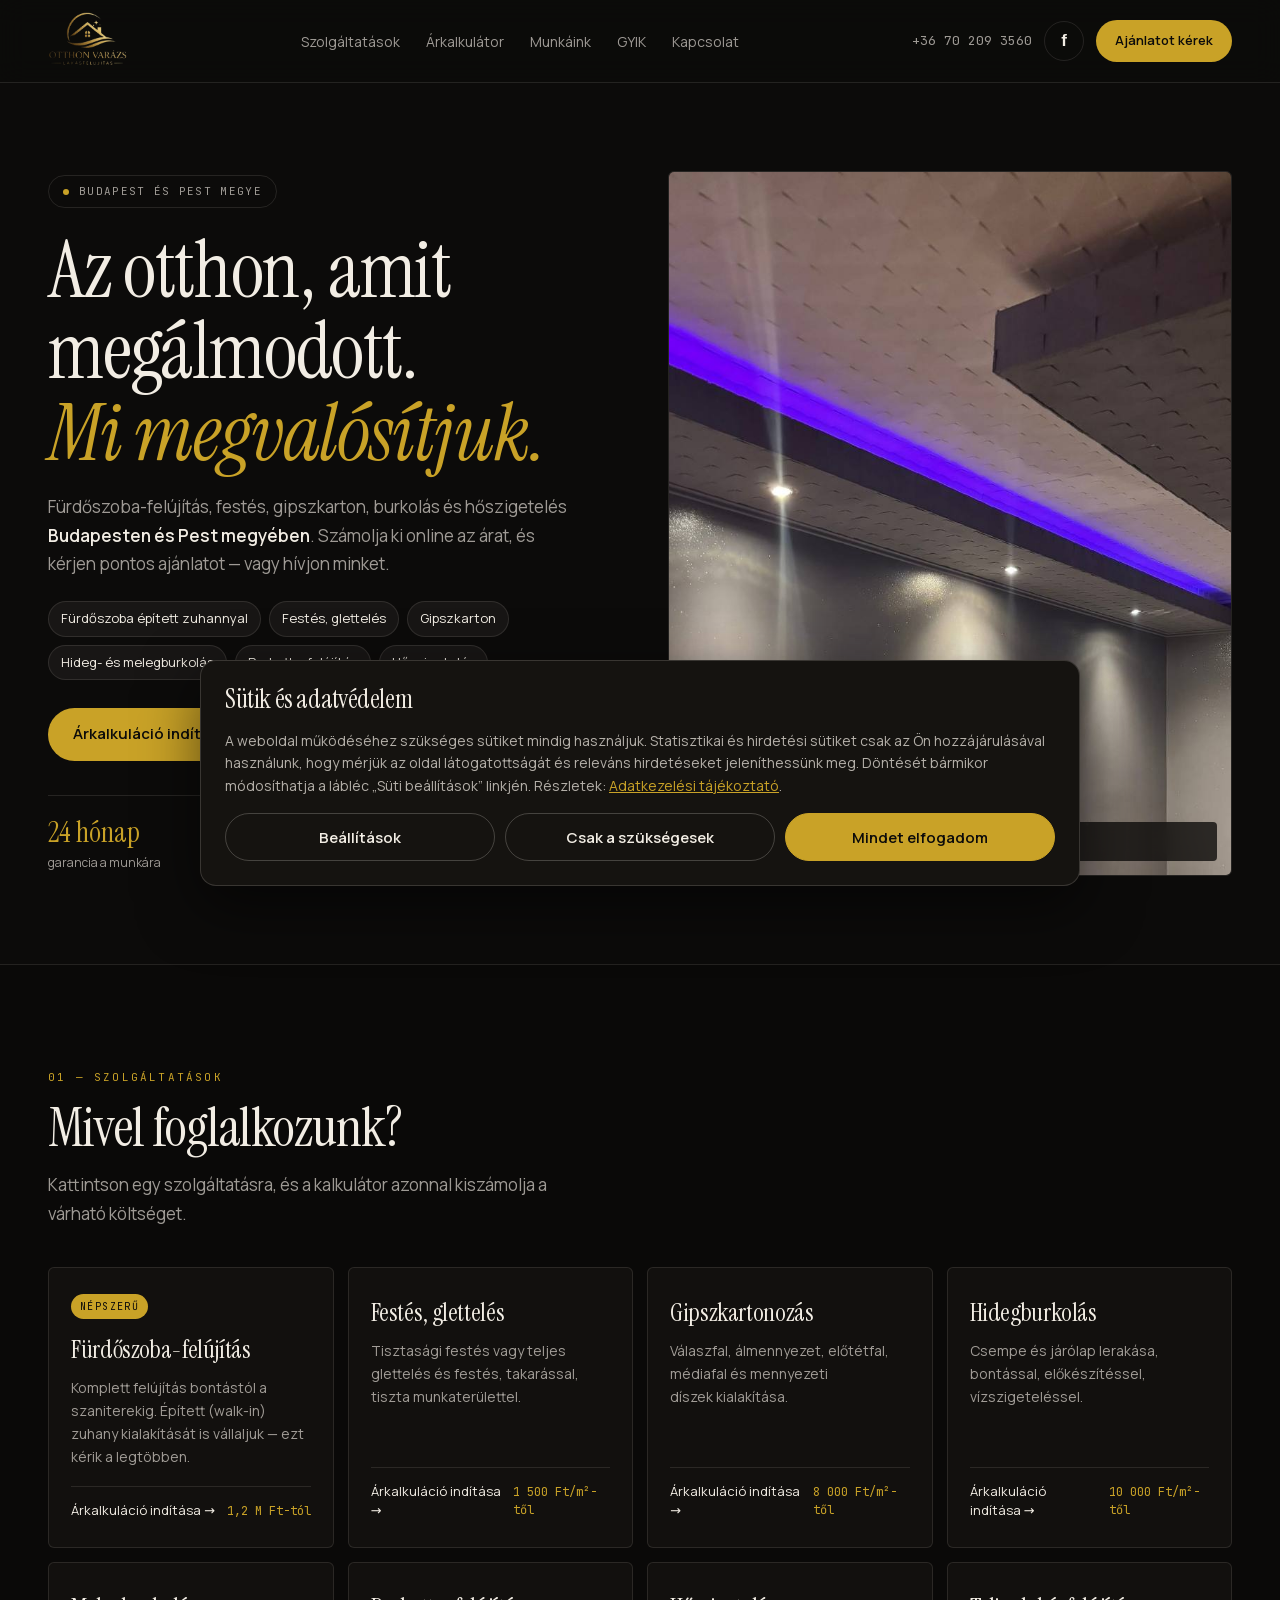
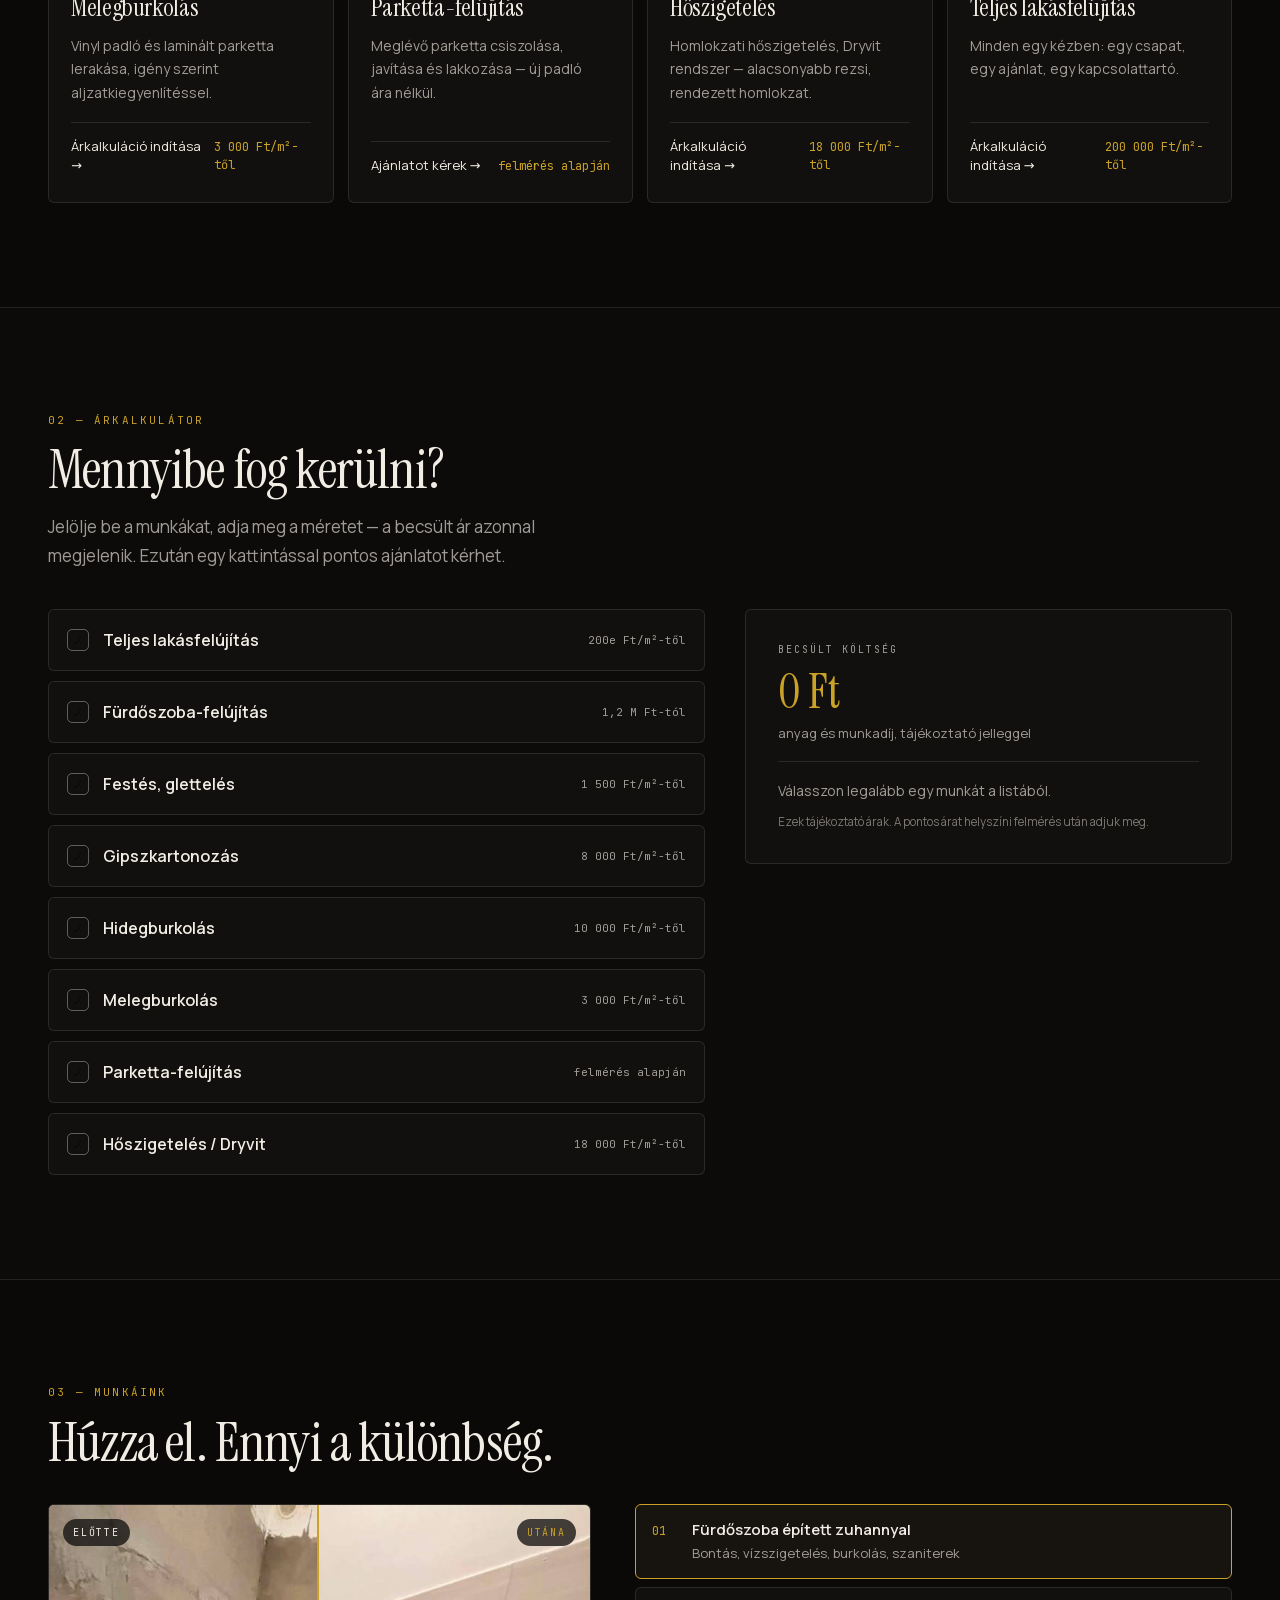
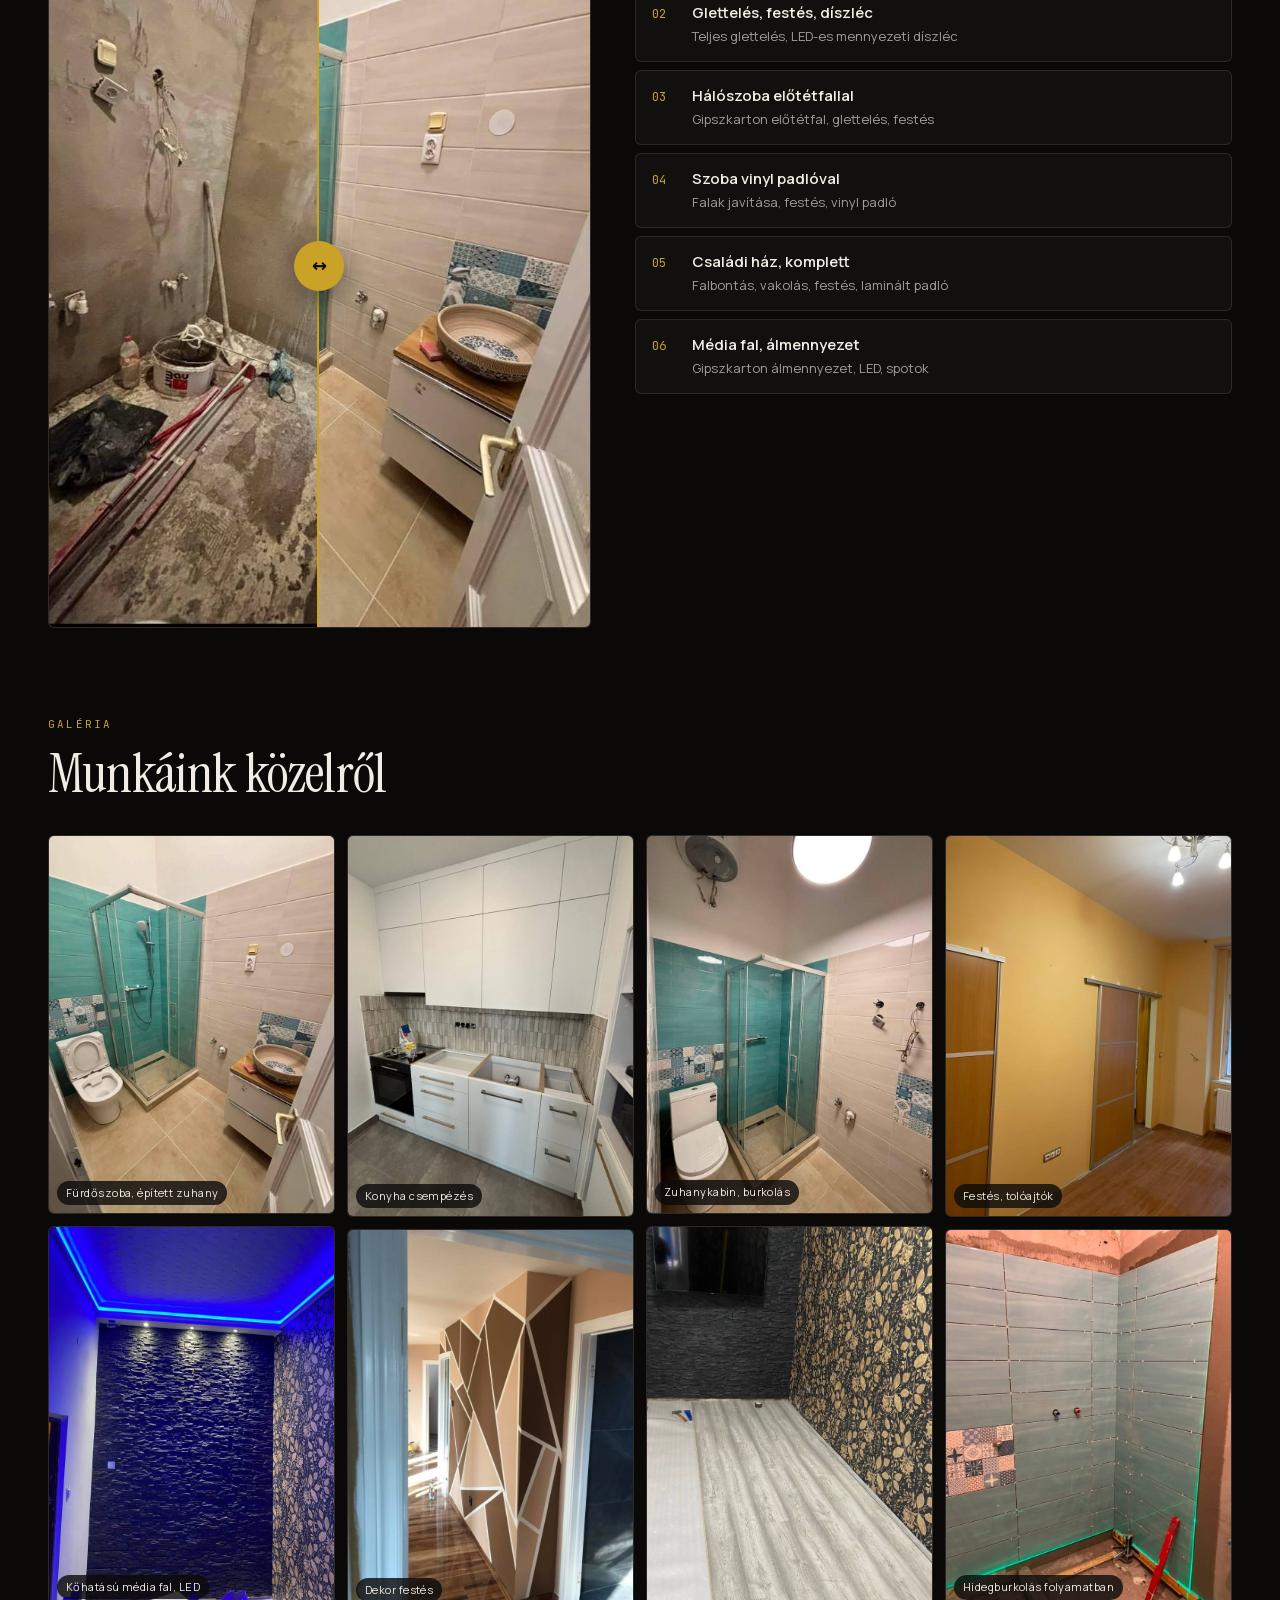
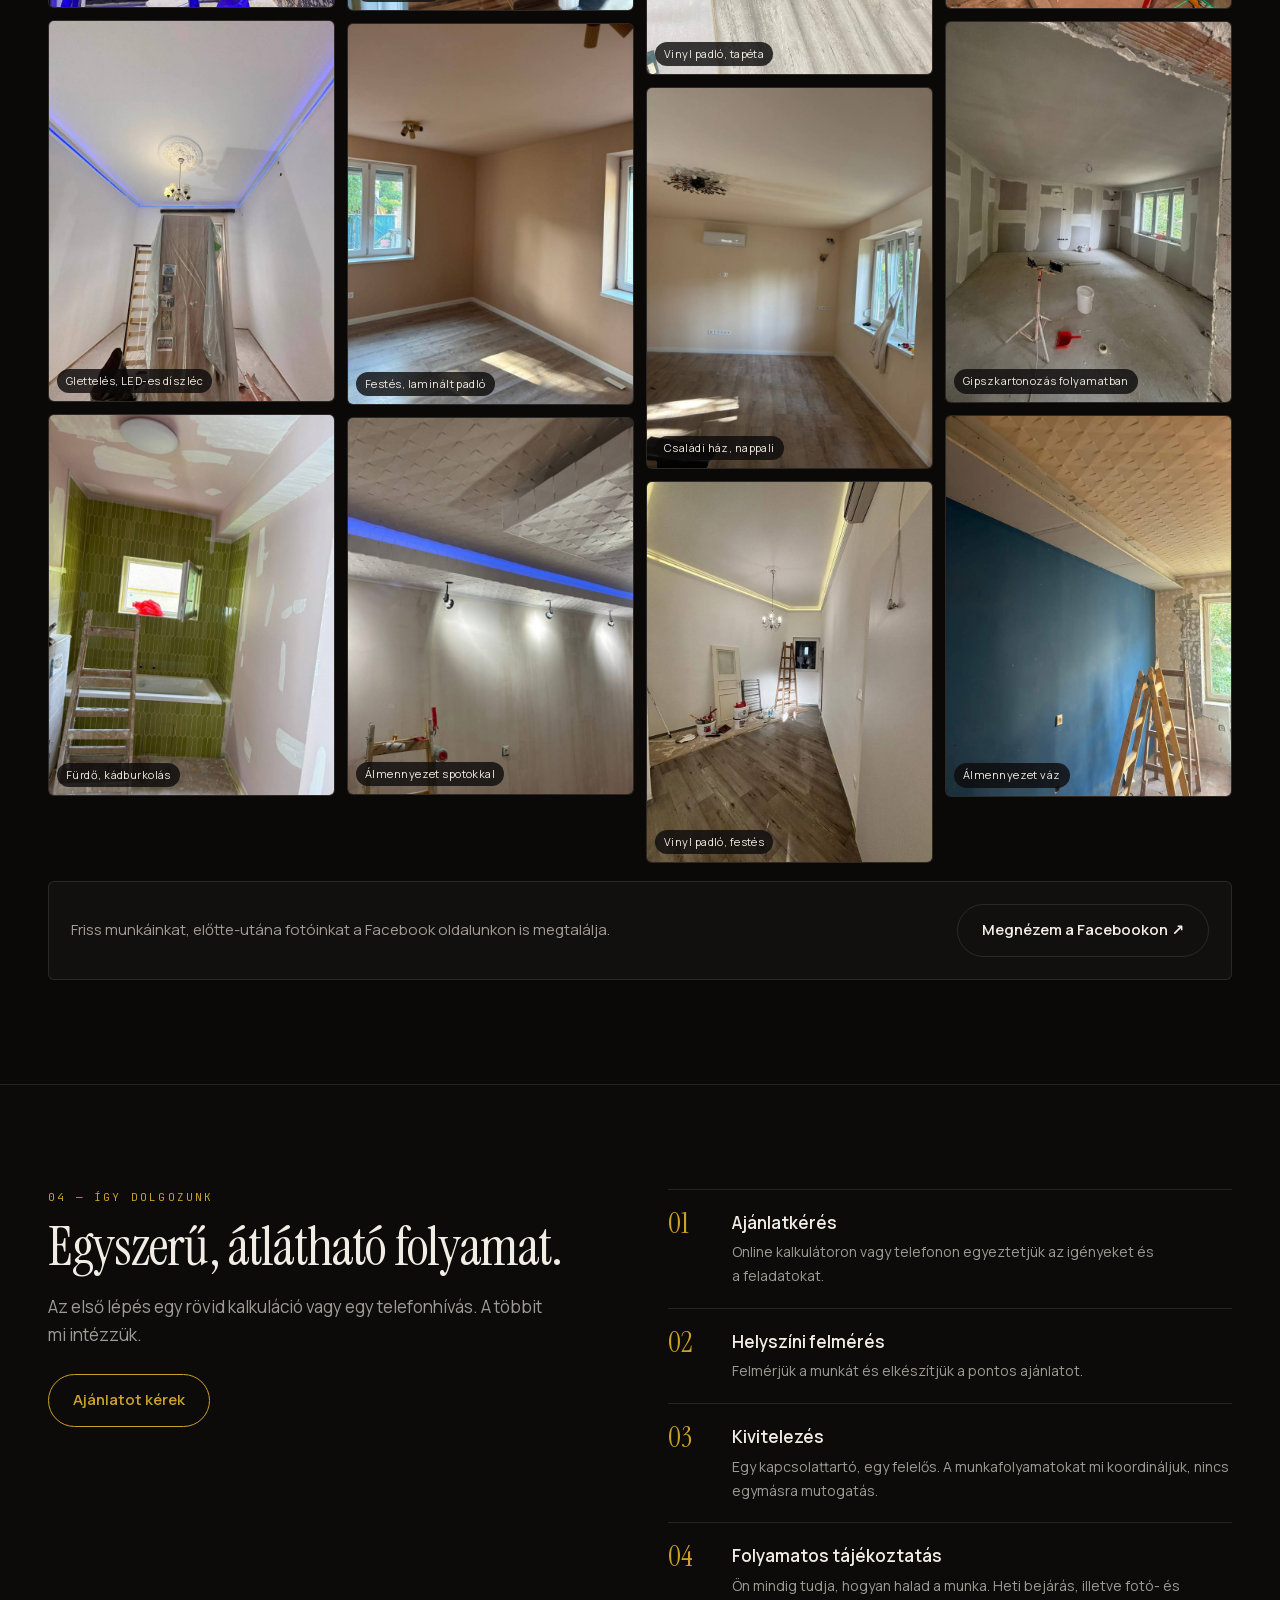
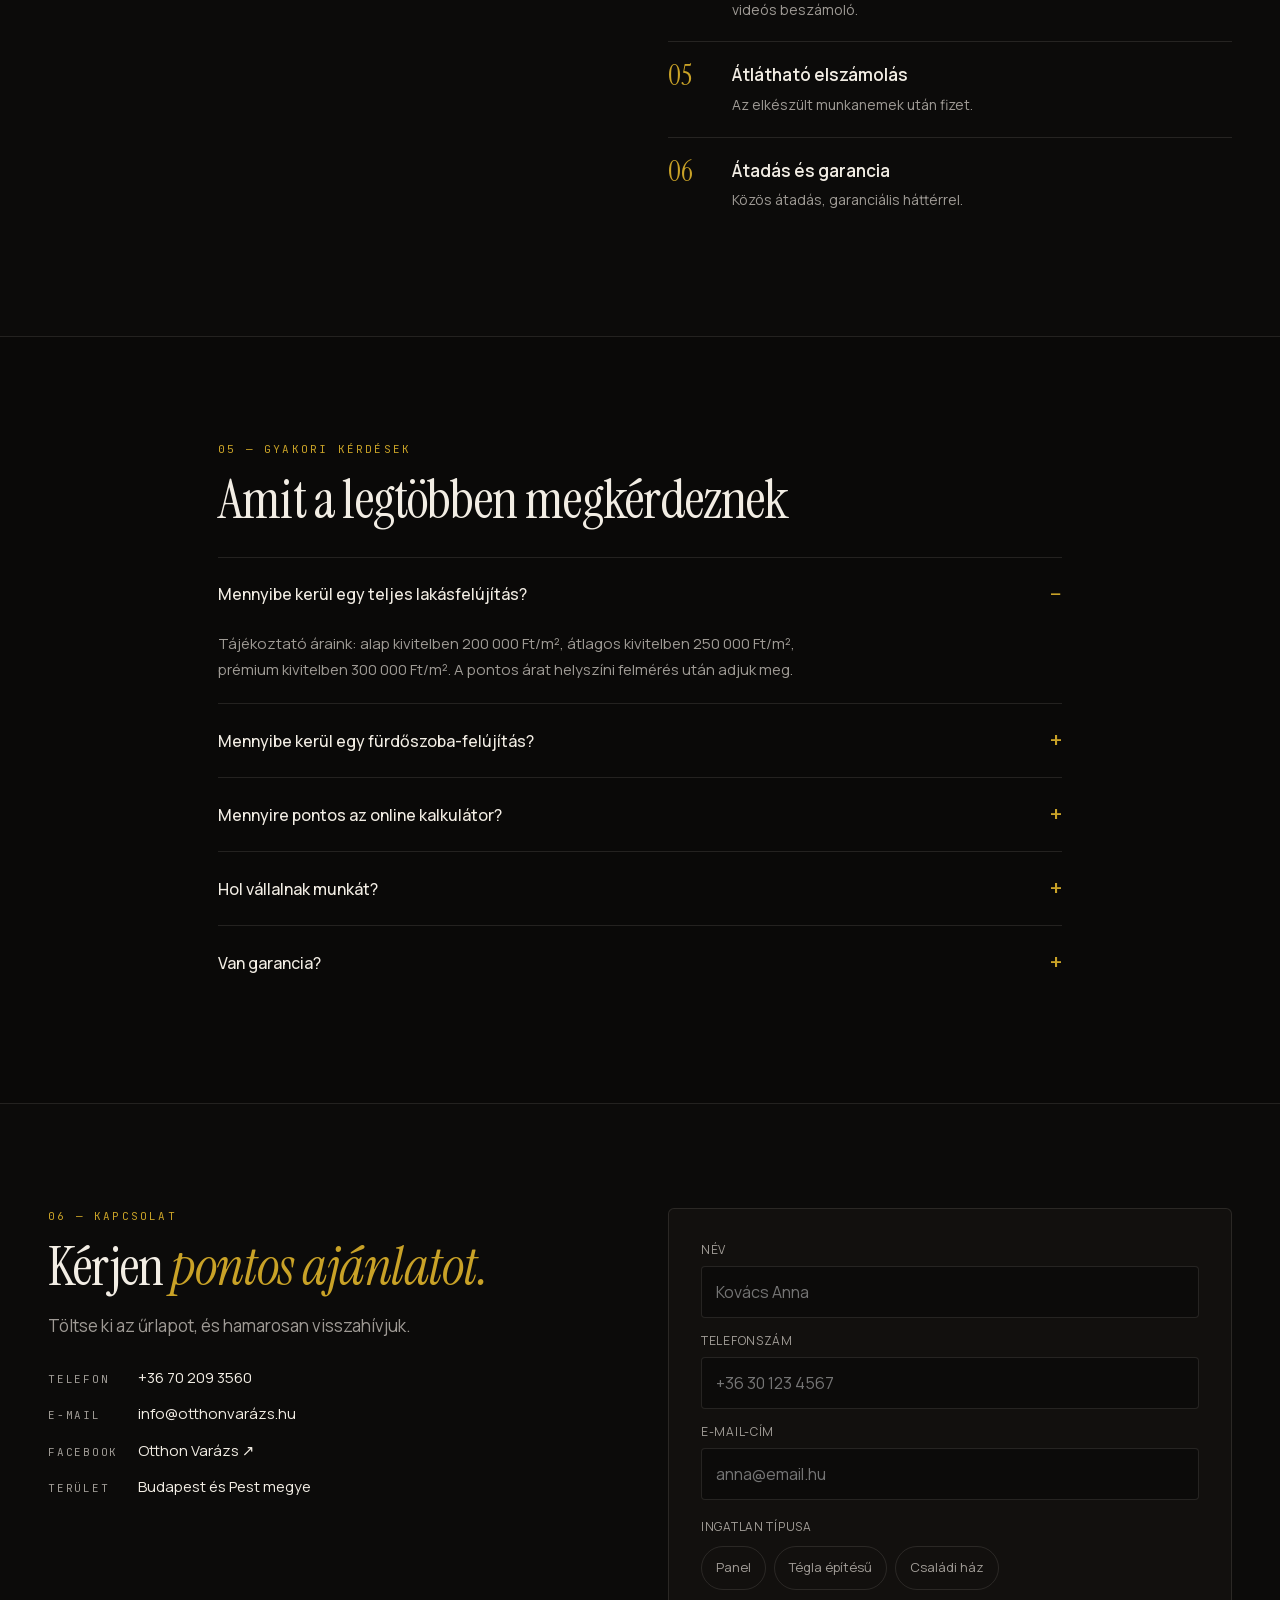
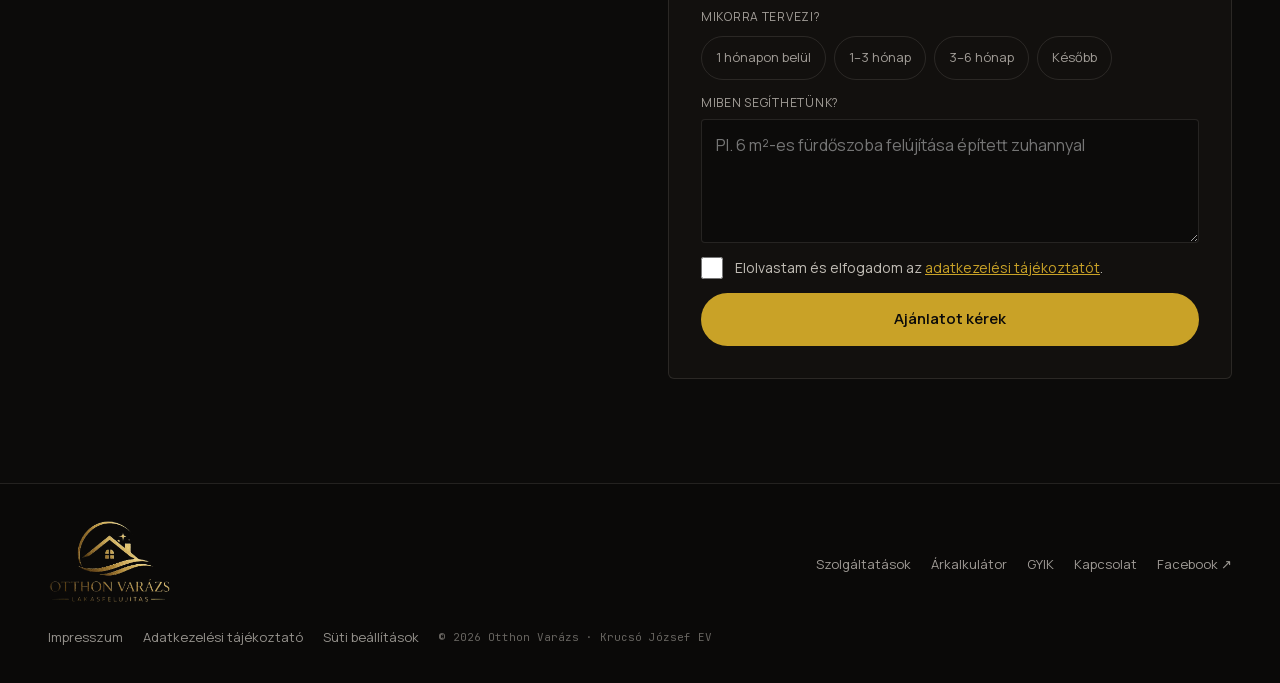
<file: index.html>
<!DOCTYPE html>
<html lang="hu">
<head>
 <script>window.dataLayer=window.dataLayer||[];function gtag(){dataLayer.push(arguments)}gtag('consent','default',{ad_storage:'denied',ad_user_data:'denied',ad_personalization:'denied',analytics_storage:'denied',wait_for_update:500});try{var _c=JSON.parse(localStorage.getItem('ov_consent_v1'));if(_c)gtag('consent','update',{analytics_storage:_c.stat?'granted':'denied',ad_storage:_c.mkt?'granted':'denied',ad_user_data:_c.mkt?'granted':'denied',ad_personalization:_c.mkt?'granted':'denied'})}catch(e){}</script>
<!-- Google Tag Manager -->
 <script async src="https://www.googletagmanager.com/gtm.js?id=GTM-KPHBRZJ6"></script>
 <script>
  window.dataLayer = window.dataLayer || [];
  function gtag(){dataLayer.push(arguments);}
  gtag('js', new Date());
 </script>
 <!-- End Google Tag Manager -->
<meta charset="utf-8" />
<meta name="viewport" content="width=device-width, initial-scale=1, viewport-fit=cover" />
<title>Otthon Varázs – Lakásfelújítás, fürdőszoba-felújítás Budapesten és Pest megyében</title>
<meta name="description" content="Fürdőszoba-felújítás épített zuhannyal, festés, glettelés, gipszkartonozás, hideg- és melegburkolás, parketta-felújítás, hőszigetelés. Online árkalkulátor, 24 hónap garancia." />
<meta name="theme-color" content="#0c0b0a" />
<meta name="robots" content="index,follow" />
<link rel="icon" href="assets/logo.png" />
<link rel="canonical" href="https://xn--otthonvarzs-s7a.hu/" />
<meta property="og:url" content="https://xn--otthonvarzs-s7a.hu/" />
<meta property="og:site_name" content="Otthon Varázs" />
<meta property="og:image" content="https://xn--otthonvarzs-s7a.hu/assets/IMG_4556.jpg" />
<meta name="twitter:card" content="summary_large_image" />
<meta property="og:type" content="website" />
<meta property="og:locale" content="hu_HU" />
<meta property="og:title" content="Otthon Varázs – Lakásfelújítás Budapesten és Pest megyében" />
<meta property="og:description" content="Számolja ki online a felújítás várható költségét, és kérjen pontos ajánlatot." />
<script type="application/ld+json">
{"@context":"https://schema.org","@type":"HomeAndConstructionBusiness","name":"Otthon Varázs","description":"Lakásfelújítás, fürdőszoba-felújítás, festés, gipszkartonozás, burkolás, parketta-felújítás, hőszigetelés.","telephone":"+36702093560","email":"otthonvarazs8@gmail.com","areaServed":["Budapest","Pest megye"],"priceRange":"$$","sameAs":["https://www.facebook.com/share/18EVMv3FRM/"],"makesOffer":[{"@type":"Offer","itemOffered":{"@type":"Service","name":"Fürdőszoba-felújítás"}},{"@type":"Offer","itemOffered":{"@type":"Service","name":"Festés, glettelés"}},{"@type":"Offer","itemOffered":{"@type":"Service","name":"Gipszkartonozás"}},{"@type":"Offer","itemOffered":{"@type":"Service","name":"Hidegburkolás"}},{"@type":"Offer","itemOffered":{"@type":"Service","name":"Melegburkolás"}},{"@type":"Offer","itemOffered":{"@type":"Service","name":"Parketta-felújítás"}},{"@type":"Offer","itemOffered":{"@type":"Service","name":"Hőszigetelés"}}],"address":{"@type":"PostalAddress","streetAddress":"Árpa utca 16.","postalCode":"1107","addressLocality":"Budapest","addressCountry":"HU"},"legalName":"Krucsó József EV","taxID":"92230343-1-42","url":"https://xn--otthonvarzs-s7a.hu/","image":"https://xn--otthonvarzs-s7a.hu/assets/IMG_4556.jpg","logo":"https://xn--otthonvarzs-s7a.hu/assets/logo.png"}
</script>
<style>
/* latin-ext */
@font-face{font-family: 'Instrument Serif';font-style: italic;font-weight: 400;font-display: swap;src: url(fonts/InstrumentSerif-italic-400-latin-ext.woff2) format('woff2');unicode-range: U+0100-02BA, U+02BD-02C5, U+02C7-02CC, U+02CE-02D7, U+02DD-02FF, U+0304, U+0308, U+0329, U+1D00-1DBF, U+1E00-1E9F, U+1EF2-1EFF, U+2020, U+20A0-20AB, U+20AD-20C4, U+2113, U+2C60-2C7F, U+A720-A7FF;}
/* latin */
@font-face{font-family: 'Instrument Serif';font-style: italic;font-weight: 400;font-display: swap;src: url(fonts/InstrumentSerif-italic-400-latin.woff2) format('woff2');unicode-range: U+0000-00FF, U+0131, U+0152-0153, U+02BB-02BC, U+02C6, U+02DA, U+02DC, U+0304, U+0308, U+0329, U+2000-206F, U+20AC, U+2122, U+2191, U+2193, U+2212, U+2215, U+FEFF, U+FFFD;}
/* latin-ext */
@font-face{font-family: 'Instrument Serif';font-style: normal;font-weight: 400;font-display: swap;src: url(fonts/InstrumentSerif-normal-400-latin-ext.woff2) format('woff2');unicode-range: U+0100-02BA, U+02BD-02C5, U+02C7-02CC, U+02CE-02D7, U+02DD-02FF, U+0304, U+0308, U+0329, U+1D00-1DBF, U+1E00-1E9F, U+1EF2-1EFF, U+2020, U+20A0-20AB, U+20AD-20C4, U+2113, U+2C60-2C7F, U+A720-A7FF;}
/* latin */
@font-face{font-family: 'Instrument Serif';font-style: normal;font-weight: 400;font-display: swap;src: url(fonts/InstrumentSerif-normal-400-latin.woff2) format('woff2');unicode-range: U+0000-00FF, U+0131, U+0152-0153, U+02BB-02BC, U+02C6, U+02DA, U+02DC, U+0304, U+0308, U+0329, U+2000-206F, U+20AC, U+2122, U+2191, U+2193, U+2212, U+2215, U+FEFF, U+FFFD;}
/* latin-ext */
@font-face{font-family: 'JetBrains Mono';font-style: normal;font-weight: 400;font-display: swap;src: url(fonts/JetBrainsMono-normal-400-latin-ext.woff2) format('woff2');unicode-range: U+0100-02BA, U+02BD-02C5, U+02C7-02CC, U+02CE-02D7, U+02DD-02FF, U+0304, U+0308, U+0329, U+1D00-1DBF, U+1E00-1E9F, U+1EF2-1EFF, U+2020, U+20A0-20AB, U+20AD-20C4, U+2113, U+2C60-2C7F, U+A720-A7FF;}
/* latin */
@font-face{font-family: 'JetBrains Mono';font-style: normal;font-weight: 400;font-display: swap;src: url(fonts/JetBrainsMono-normal-400-latin.woff2) format('woff2');unicode-range: U+0000-00FF, U+0131, U+0152-0153, U+02BB-02BC, U+02C6, U+02DA, U+02DC, U+0304, U+0308, U+0329, U+2000-206F, U+20AC, U+2122, U+2191, U+2193, U+2212, U+2215, U+FEFF, U+FFFD;}
/* latin-ext */
@font-face{font-family: 'Manrope';font-style: normal;font-weight: 400;font-display: swap;src: url(fonts/Manrope-normal-400-latin-ext.woff2) format('woff2');unicode-range: U+0100-02BA, U+02BD-02C5, U+02C7-02CC, U+02CE-02D7, U+02DD-02FF, U+0304, U+0308, U+0329, U+1D00-1DBF, U+1E00-1E9F, U+1EF2-1EFF, U+2020, U+20A0-20AB, U+20AD-20C4, U+2113, U+2C60-2C7F, U+A720-A7FF;}
/* latin */
@font-face{font-family: 'Manrope';font-style: normal;font-weight: 400;font-display: swap;src: url(fonts/Manrope-normal-400-latin.woff2) format('woff2');unicode-range: U+0000-00FF, U+0131, U+0152-0153, U+02BB-02BC, U+02C6, U+02DA, U+02DC, U+0304, U+0308, U+0329, U+2000-206F, U+20AC, U+2122, U+2191, U+2193, U+2212, U+2215, U+FEFF, U+FFFD;}
/* latin-ext */
@font-face{font-family: 'Manrope';font-style: normal;font-weight: 500;font-display: swap;src: url(fonts/Manrope-normal-500-latin-ext.woff2) format('woff2');unicode-range: U+0100-02BA, U+02BD-02C5, U+02C7-02CC, U+02CE-02D7, U+02DD-02FF, U+0304, U+0308, U+0329, U+1D00-1DBF, U+1E00-1E9F, U+1EF2-1EFF, U+2020, U+20A0-20AB, U+20AD-20C4, U+2113, U+2C60-2C7F, U+A720-A7FF;}
/* latin */
@font-face{font-family: 'Manrope';font-style: normal;font-weight: 500;font-display: swap;src: url(fonts/Manrope-normal-500-latin.woff2) format('woff2');unicode-range: U+0000-00FF, U+0131, U+0152-0153, U+02BB-02BC, U+02C6, U+02DA, U+02DC, U+0304, U+0308, U+0329, U+2000-206F, U+20AC, U+2122, U+2191, U+2193, U+2212, U+2215, U+FEFF, U+FFFD;}
/* latin-ext */
@font-face{font-family: 'Manrope';font-style: normal;font-weight: 600;font-display: swap;src: url(fonts/Manrope-normal-600-latin-ext.woff2) format('woff2');unicode-range: U+0100-02BA, U+02BD-02C5, U+02C7-02CC, U+02CE-02D7, U+02DD-02FF, U+0304, U+0308, U+0329, U+1D00-1DBF, U+1E00-1E9F, U+1EF2-1EFF, U+2020, U+20A0-20AB, U+20AD-20C4, U+2113, U+2C60-2C7F, U+A720-A7FF;}
/* latin */
@font-face{font-family: 'Manrope';font-style: normal;font-weight: 600;font-display: swap;src: url(fonts/Manrope-normal-600-latin.woff2) format('woff2');unicode-range: U+0000-00FF, U+0131, U+0152-0153, U+02BB-02BC, U+02C6, U+02DA, U+02DC, U+0304, U+0308, U+0329, U+2000-206F, U+20AC, U+2122, U+2191, U+2193, U+2212, U+2215, U+FEFF, U+FFFD;}
/* latin-ext */
@font-face{font-family: 'Manrope';font-style: normal;font-weight: 700;font-display: swap;src: url(fonts/Manrope-normal-700-latin-ext.woff2) format('woff2');unicode-range: U+0100-02BA, U+02BD-02C5, U+02C7-02CC, U+02CE-02D7, U+02DD-02FF, U+0304, U+0308, U+0329, U+1D00-1DBF, U+1E00-1E9F, U+1EF2-1EFF, U+2020, U+20A0-20AB, U+20AD-20C4, U+2113, U+2C60-2C7F, U+A720-A7FF;}
/* latin */
@font-face{font-family: 'Manrope';font-style: normal;font-weight: 700;font-display: swap;src: url(fonts/Manrope-normal-700-latin.woff2) format('woff2');unicode-range: U+0000-00FF, U+0131, U+0152-0153, U+02BB-02BC, U+02C6, U+02DA, U+02DC, U+0304, U+0308, U+0329, U+2000-206F, U+20AC, U+2122, U+2191, U+2193, U+2212, U+2215, U+FEFF, U+FFFD;}
</style>
<script>
window.dataLayer=window.dataLayer||[];function gtag(){dataLayer.push(arguments)}

</script>
<template id="__bundler_thumbnail" data-bg-color="#0c0b0a">
<svg viewBox="0 0 1200 800" xmlns="http://www.w3.org/2000/svg"><rect width="1200" height="800" fill="#0c0b0a"/><path d="M420 430 L600 290 L780 430 L780 560 L420 560 Z" fill="none" stroke="#c9a227" stroke-width="16"/><rect x="560" y="470" width="80" height="90" fill="#c9a227"/></svg>
</template>
<style>
:root{--accent:#c9a227;--ink:#f2ede4;--bg:#0c0b0a;--panel:#12100e;--line:rgba(242,237,228,.11);--mute:rgba(242,237,228,.64)}
*{box-sizing:border-box}
html{scroll-behavior:smooth;-webkit-text-size-adjust:100%}
body{margin:0;background:var(--bg);color:var(--ink);font-family:'Manrope',system-ui,-apple-system,sans-serif;-webkit-font-smoothing:antialiased;overflow-x:hidden;line-height:1.5}
a{color:inherit;text-decoration:none}
a:hover{color:var(--accent)}
::selection{background:var(--accent);color:#0c0b0a}
button,input,select,textarea{font:inherit;color:inherit}
.wrap{max-width:1240px;margin:0 auto;padding-inline:clamp(18px,4vw,28px)}
.mono{font-family:'JetBrains Mono',monospace}
.kicker{font-family:'JetBrains Mono',monospace;font-size:11px;letter-spacing:.2em;text-transform:uppercase;color:var(--accent);margin-bottom:14px}
h1,h2,h3{font-family:'Instrument Serif',serif;font-weight:400;letter-spacing:-.015em;margin:0}
h1{font-size:clamp(38px,7.4vw,80px);line-height:1.02}
h2{font-size:clamp(30px,5.2vw,54px);line-height:1.06}
p{text-wrap:pretty}
.lead{max-width:52ch;font-size:clamp(15px,3.8vw,17px);line-height:1.7;color:var(--mute);margin:0}
.btn{display:inline-flex;align-items:center;justify-content:center;gap:10px;padding:14px 24px;border-radius:999px;font-size:15px;font-weight:600;border:1px solid transparent;cursor:pointer;min-height:50px;text-align:center;white-space:nowrap}
.btn-primary{background:var(--accent);color:#0c0b0a}
.btn-primary:hover{filter:brightness(1.1);color:#0c0b0a}
.btn-ghost{border-color:var(--line);color:var(--ink);background:none}
.btn-ghost:hover{border-color:var(--accent)}
.sec{padding-block:clamp(60px,9vw,104px)}
.band{background:#0a0908;border-top:1px solid var(--line);border-bottom:1px solid var(--line)}
.grid2{display:grid;grid-template-columns:repeat(auto-fit,minmax(min(100%,340px),1fr));gap:clamp(32px,5vw,56px)}

header{position:sticky;top:0;z-index:50;backdrop-filter:blur(14px);-webkit-backdrop-filter:blur(14px);background:rgba(12,11,10,.82);border-bottom:1px solid var(--line)}
.nav{display:flex;align-items:center;justify-content:space-between;gap:16px;padding-block:12px}
.brand{display:flex;align-items:center}.brand img{height:clamp(46px,9vw,58px);width:auto;display:block}
.brand em{color:var(--accent)}
.navlinks{display:flex;gap:26px;font-size:14px;color:var(--mute)}
.navlinks a:hover{color:var(--ink)}
.navtail{display:flex;align-items:center;gap:12px}
.navphone{font-family:'JetBrains Mono',monospace;font-size:13px;color:var(--mute);white-space:nowrap}
.fb{display:inline-flex;align-items:center;justify-content:center;width:40px;height:40px;border-radius:50%;border:1px solid var(--line);font-weight:700;font-size:17px;font-family:Arial,sans-serif}
.fb:hover{border-color:var(--accent)}
.burger{display:none;background:none;border:1px solid var(--line);border-radius:10px;width:44px;height:44px;font-size:18px;cursor:pointer}
.mmenu{display:none;position:fixed;inset:0;z-index:1000;background:#0c0b0a;flex-direction:column;padding:0 clamp(20px,6vw,40px) max(28px,env(safe-area-inset-bottom));overflow-y:auto;overscroll-behavior:contain}
.mmenu.open{display:flex;animation:mmIn .25s ease}
@keyframes mmIn{from{opacity:0;transform:translateY(-8px)}to{opacity:1;transform:none}}
.mmtop{display:flex;align-items:center;justify-content:space-between;min-height:76px;border-bottom:1px solid var(--line);margin-bottom:12px}
.mmtop img{height:46px;width:auto;display:block}
.mmclose{background:none;border:1px solid var(--line);border-radius:10px;width:44px;height:44px;font-size:20px;cursor:pointer;color:var(--ink)}
.mmenu > a{padding:18px 0;font-family:'Instrument Serif',serif;font-size:clamp(30px,8vw,40px);line-height:1.1;border-bottom:1px solid var(--line);color:var(--ink)}
.mmenu > a.mmfb{font-family:inherit;font-size:16px;color:var(--mute);border-bottom:0}
.mmcta{display:grid;gap:10px;margin-top:auto;padding-top:24px}
body.mmlock{overflow:hidden}

.hero{display:grid;grid-template-columns:repeat(auto-fit,minmax(min(100%,360px),1fr));gap:clamp(32px,5vw,56px);align-items:center;padding-block:clamp(36px,7vw,88px)}
.where{display:inline-flex;align-items:center;gap:10px;padding:7px 14px;border:1px solid var(--line);border-radius:999px;font-family:'JetBrains Mono',monospace;font-size:11px;letter-spacing:.12em;text-transform:uppercase;color:var(--mute);margin-bottom:22px}
.dot{width:6px;height:6px;border-radius:50%;background:var(--accent);flex:none}
.svcline{display:flex;flex-wrap:wrap;gap:8px;margin:22px 0 28px}
.svcline span{padding:7px 12px;border-radius:999px;background:rgba(242,237,228,.05);border:1px solid var(--line);font-size:13px}
.ctas{display:flex;flex-wrap:wrap;gap:12px}
.trust{display:grid;grid-template-columns:repeat(3,minmax(0,1fr));gap:16px;border-top:1px solid var(--line);padding-top:22px;margin-top:34px}
.trust b{display:block;font-family:'Instrument Serif',serif;font-weight:400;font-size:clamp(20px,5vw,28px);color:var(--accent);line-height:1.1}
.trust span{display:block;font-size:12px;color:var(--mute);margin-top:5px}
.ph{background:repeating-linear-gradient(135deg,#1a1814 0 14px,#13110f 14px 28px);background-size:cover;background-position:center;display:flex;align-items:center;justify-content:center;text-align:center}
.ph span{font-family:'JetBrains Mono',monospace;font-size:11px;letter-spacing:.12em;color:rgba(242,237,228,.45);padding:0 18px}
.heroimg{position:relative;aspect-ratio:4/5;border-radius:6px;overflow:hidden;border:1px solid var(--line);margin:0}.heroimg img{width:100%;height:100%;object-fit:cover;display:block}.heroimg figcaption{position:absolute;left:14px;bottom:14px;right:14px;padding:10px 14px;border-radius:4px;background:rgba(12,11,10,.78);backdrop-filter:blur(8px);-webkit-backdrop-filter:blur(8px);font-size:13px}

.svcs{display:grid;grid-template-columns:repeat(auto-fit,minmax(min(100%,270px),1fr));gap:14px;margin-top:38px}
.svc{position:relative;display:flex;flex-direction:column;border:1px solid var(--line);border-radius:6px;background:var(--panel);padding:26px 22px;transition:border-color .25s,transform .25s}
.svc:hover{border-color:var(--accent);transform:translateY(-3px);color:var(--ink)}
.svc h3{font-size:25px;margin-bottom:8px}
.svc p{margin:0 0 18px;font-size:14px;line-height:1.65;color:var(--mute)}
.svc .from{margin-top:auto;display:flex;justify-content:space-between;align-items:center;gap:10px;border-top:1px solid var(--line);padding-top:14px;font-size:13px}
.svc .from b{font-family:'JetBrains Mono',monospace;font-weight:400;color:var(--accent);font-size:12px}
.svc .pill{align-self:flex-start;margin-bottom:12px;font-family:'JetBrains Mono',monospace;font-size:10px;letter-spacing:.14em;text-transform:uppercase;background:var(--accent);color:#0c0b0a;padding:5px 9px;border-radius:999px}

.calc{display:grid;grid-template-columns:minmax(0,1.35fr) minmax(0,1fr);gap:clamp(24px,4vw,40px);align-items:start;margin-top:38px}
.items{display:grid;gap:10px}
.item{border:1px solid var(--line);border-radius:6px;background:var(--panel);overflow:hidden}
.item.on{border-color:rgba(201,162,39,.6)}
.ihead{width:100%;display:flex;align-items:center;gap:14px;padding:16px 18px;background:none;border:0;text-align:left;cursor:pointer;min-height:60px}
.box{flex:none;width:22px;height:22px;border-radius:5px;border:1.5px solid rgba(242,237,228,.35);display:flex;align-items:center;justify-content:center;font-size:14px;color:#0c0b0a;font-weight:700}
.item.on .box{background:var(--accent);border-color:var(--accent)}
.ihead .nm{flex:1;font-size:16px;font-weight:600}
.ihead .hint{font-family:'JetBrains Mono',monospace;font-size:11px;color:var(--mute);white-space:nowrap}
.ibody{display:none;padding:2px 18px 18px;border-top:1px solid var(--line)}
.item.on .ibody{display:block}
.lbl{font-size:12px;letter-spacing:.06em;text-transform:uppercase;color:var(--mute);margin:16px 0 10px}
.chips{display:flex;flex-wrap:wrap;gap:8px}
.chip{padding:10px 14px;border-radius:999px;border:1px solid var(--line);background:none;color:var(--mute);font-size:13px;cursor:pointer;min-height:44px;text-align:left}
.chip small{display:block;font-family:'JetBrains Mono',monospace;font-size:10px;opacity:.8}
.chip[aria-pressed=true]{background:var(--accent);border-color:var(--accent);color:#0c0b0a;font-weight:600}
.qty{display:flex;align-items:center;gap:0;border:1px solid var(--line);border-radius:999px;width:max-content;overflow:hidden}
.qty button{width:48px;height:48px;background:none;border:0;font-size:20px;cursor:pointer;color:var(--accent)}
.qty input{width:84px;height:48px;background:none;border:0;text-align:center;font-size:17px;font-weight:600;-moz-appearance:textfield}
.qty input::-webkit-outer-spin-button,.qty input::-webkit-inner-spin-button{-webkit-appearance:none;margin:0}
.qrow{display:flex;flex-wrap:wrap;align-items:center;gap:14px}
.qrow .u{font-size:14px;color:var(--mute)}
.note{font-size:13px;color:var(--mute);margin:12px 0 0;line-height:1.6}
.sub{display:flex;justify-content:space-between;gap:12px;margin-top:16px;padding-top:14px;border-top:1px dashed var(--line);font-size:14px}
.sub b{color:var(--accent);font-weight:600}

.panel{border:1px solid var(--line);border-radius:6px;background:var(--panel);padding:clamp(22px,4.5vw,32px)}
.sum{position:sticky;top:84px}
.price{font-family:'Instrument Serif',serif;font-size:clamp(32px,7vw,48px);line-height:1.05;color:var(--accent);margin:10px 0 6px}
.lines{display:grid;gap:10px;border-top:1px solid var(--line);margin-top:18px;padding-top:18px;font-size:14px}
.lines div{display:flex;justify-content:space-between;gap:14px}
.lines span{color:var(--mute)}
.empty{color:var(--mute);font-size:14px}
.fine{margin:12px 0 0;font-size:11.5px;line-height:1.6;color:rgba(242,237,228,.48)}

form{display:grid;gap:14px}
.f{display:grid;gap:7px;font-size:12px;letter-spacing:.06em;text-transform:uppercase;color:var(--mute)}
.f input,.f textarea{background:#0c0b0a;border:1px solid var(--line);border-radius:4px;padding:13px 14px;font-size:16px;letter-spacing:0;text-transform:none;width:100%;color:var(--ink)}
.f input:focus,.f textarea:focus{outline:none;border-color:var(--accent)}
.thanks{display:none;text-align:center;padding:18px 0}
.thanks h3{font-size:30px;color:var(--accent);margin-bottom:8px}
.thanks p{color:var(--mute);margin:0;font-size:15px}
.sent form{display:none}
.sent .thanks{display:block}
#leadwrap{display:none;margin-top:22px;padding-top:22px;border-top:1px solid var(--line)}
#leadwrap.open{display:block}

.ba{display:grid;grid-template-columns:minmax(0,1fr) minmax(0,1.1fr);gap:clamp(20px,4vw,44px);align-items:start;margin-top:32px}.batabs{display:grid;gap:8px}.batab{display:grid;grid-template-columns:28px 1fr;gap:12px;text-align:left;padding:14px 16px;border:1px solid var(--line);border-radius:6px;background:var(--panel);cursor:pointer;min-height:56px}.batab b{font-family:'JetBrains Mono',monospace;font-weight:400;font-size:12px;color:var(--accent);padding-top:3px}.batab strong{display:block;font-size:15px;font-weight:600}.batab span{display:block;font-size:13px;color:var(--mute);margin-top:3px}.batab[aria-selected=true]{border-color:var(--accent);background:#17140f}
.scrub{position:relative;aspect-ratio:3/4;border:1px solid var(--line);border-radius:6px;overflow:hidden;cursor:ew-resize;user-select:none;-webkit-user-select:none;touch-action:pan-y;background:#13110f}.scrub img{width:100%;height:100%;object-fit:cover;display:block;pointer-events:none;-webkit-user-drag:none}.scrub .layer{padding:0!important}
.scrub .layer{position:absolute;top:0;left:0;height:100%;display:flex;align-items:center;justify-content:center}
.scrub .after{width:100%;align-items:flex-end;justify-content:flex-end;padding:16px;background:repeating-linear-gradient(135deg,#1c1a15 0 16px,#141210 16px 32px);background-size:cover;background-position:center}
.clip{position:absolute;top:0;left:0;bottom:0;width:50%;overflow:hidden;border-right:2px solid var(--accent)}
.scrub .before{align-items:flex-end;justify-content:flex-start;padding:16px;background:repeating-linear-gradient(45deg,#2b261c 0 16px,#221e17 16px 32px);background-size:cover;background-position:center}
.knob{position:absolute;top:50%;left:50%;transform:translate(-50%,-50%);width:50px;height:50px;border-radius:50%;background:var(--accent);color:#0c0b0a;display:flex;align-items:center;justify-content:center;font-size:18px;font-weight:700;box-shadow:0 10px 30px rgba(0,0,0,.5);pointer-events:none}
.tag{position:absolute;top:14px;padding:6px 10px;border-radius:999px;background:rgba(12,11,10,.75);font-family:'JetBrains Mono',monospace;font-size:10px;letter-spacing:.18em;text-transform:uppercase}
.tag.l{left:14px}
.tag.r{right:14px;color:var(--accent)}
.gal{columns:4 220px;column-gap:12px;margin-top:32px}.gal button{display:block;width:100%;margin:0 0 12px;padding:0;border:1px solid var(--line);border-radius:6px;overflow:hidden;background:#13110f;cursor:zoom-in;break-inside:avoid;position:relative}.gal img{width:100%;height:auto;display:block;transition:transform .5s}.gal button:hover img{transform:scale(1.04)}.gal span{position:absolute;left:8px;bottom:8px;padding:4px 9px;border-radius:999px;background:rgba(12,11,10,.8);font-size:11px;letter-spacing:.04em}
.lb{position:fixed;inset:0;z-index:100;background:rgba(6,5,5,.94);display:none;align-items:center;justify-content:center;padding:20px}.lb.open{display:flex}.lb img{max-width:100%;max-height:84vh;border-radius:4px}.lb p{position:absolute;left:0;right:0;bottom:18px;text-align:center;margin:0;font-size:14px;color:var(--mute)}.lb button{position:absolute;background:rgba(242,237,228,.08);border:1px solid var(--line);color:var(--ink);width:48px;height:48px;border-radius:50%;font-size:20px;cursor:pointer}.lb .x{top:16px;right:16px}.lb .pv{left:12px;top:50%;transform:translateY(-50%)}.lb .nx{right:12px;top:50%;transform:translateY(-50%)}
.fbcard{display:flex;flex-wrap:wrap;align-items:center;justify-content:space-between;gap:18px;margin-top:18px;border:1px solid var(--line);border-radius:6px;padding:22px;background:var(--panel)}
.fbcard p{margin:0;font-size:15px;color:var(--mute)}

.step{display:grid;grid-template-columns:48px 1fr;gap:16px;padding:20px 0;border-top:1px solid var(--line)}
.step b{font-family:'Instrument Serif',serif;font-weight:400;font-size:28px;color:var(--accent);line-height:1}
.step h4{margin:0 0 5px;font-size:17px;font-weight:600}
.step p{margin:0;font-size:14px;line-height:1.7;color:var(--mute)}
.faq{border-top:1px solid var(--line)}
.faq button{width:100%;display:flex;justify-content:space-between;align-items:center;gap:16px;background:none;border:0;padding:20px 0;text-align:left;font-size:16px;font-weight:500;cursor:pointer;min-height:56px}
.faq button i{color:var(--accent);font-style:normal;font-size:22px}
.faq .a{display:none}
.faq.open .a{display:block}
.faq p{margin:0 0 20px;font-size:15px;line-height:1.75;color:var(--mute);max-width:66ch}
.contact{display:grid;gap:14px;font-size:15px;margin-top:26px}
.contact div{display:flex;gap:14px;align-items:baseline;flex-wrap:wrap}
.contact em{font-family:'JetBrains Mono',monospace;font-style:normal;font-size:11px;letter-spacing:.16em;text-transform:uppercase;color:var(--mute);min-width:76px}
footer{border-top:1px solid var(--line);background:#0a0908}
footer .wrap{display:flex;flex-wrap:wrap;gap:18px;justify-content:space-between;align-items:center;padding-block:36px}
footer nav{display:flex;flex-wrap:wrap;gap:20px;font-size:13px;color:var(--mute)}
.callbar{display:none}

@media (max-width:1100px){.navphone{display:none}.navlinks{gap:18px}}
@media (max-width:900px){
 .calc{grid-template-columns:1fr}
 .sum{position:static}
}
@media (max-width:820px){
 .navlinks,.navphone,.nav .btn{display:none}
 .burger{display:block}
 .heroimg{aspect-ratio:16/10}
 .ba{grid-template-columns:1fr}.batabs{display:flex;overflow-x:auto;gap:8px;padding-bottom:4px;scrollbar-width:none}.batab{flex:none;width:72vw;max-width:280px}
 footer .wrap{flex-direction:column;align-items:flex-start}
 .callbar{display:flex;position:fixed;left:0;right:0;bottom:0;z-index:60;gap:10px;padding:10px 14px calc(10px + env(safe-area-inset-bottom));background:rgba(12,11,10,.95);backdrop-filter:blur(12px);-webkit-backdrop-filter:blur(12px);border-top:1px solid var(--line)}
 .callbar .btn{flex:1;min-height:48px;padding:12px;font-size:14px}.callbar .btn-ghost{flex:0 0 auto;padding:12px 18px}
 .sum{scroll-margin-top:80px}
 body{padding-bottom:80px}
}

.ck{position:fixed;left:0;right:0;bottom:0;z-index:2000;display:none;justify-content:center;padding:14px;pointer-events:none}
.ck.on{display:flex}
.ckbox{pointer-events:auto;width:100%;max-width:880px;max-height:calc(100dvh - 28px);overflow-y:auto;overscroll-behavior:contain;background:#151310;border:1px solid rgba(242,237,228,.16);border-radius:16px;padding:clamp(18px,3vw,24px);box-shadow:0 20px 60px rgba(0,0,0,.55);display:grid;gap:16px;color:#f2ede4;font-family:'Manrope',system-ui,sans-serif}
.ckbox h2{margin:0;font-family:'Instrument Serif',serif;font-weight:400;font-size:26px;line-height:1.1}
.ckbox p{margin:0;font-size:14px;line-height:1.6;color:rgba(242,237,228,.72)}
.ckbox a{color:#c9a227;text-decoration:underline}
.ckbtns{display:flex;flex-wrap:wrap;gap:10px}
.ckbtns button{flex:1 1 180px;min-height:48px;border-radius:999px;font:600 15px 'Manrope',system-ui,sans-serif;cursor:pointer;padding:12px 18px;border:1px solid rgba(242,237,228,.22);background:none;color:#f2ede4}
.ckbtns button.pri{background:#c9a227;border-color:#c9a227;color:#0c0b0a}
.ckbtns button:hover{border-color:#c9a227}
.ckopts{display:none;gap:10px}
.ckopts.on{display:grid}
.ckopt{display:flex;gap:14px;align-items:flex-start;padding:14px;border:1px solid rgba(242,237,228,.12);border-radius:12px;cursor:pointer}
.ckopt input{width:22px;height:22px;flex:0 0 auto;margin:2px 0 0;accent-color:#c9a227}
.ckopt b{display:block;font-size:15px;margin-bottom:2px}
.ckopt span{font-size:13px;line-height:1.5;color:rgba(242,237,228,.64)}
.consent{display:flex;gap:12px;align-items:flex-start;font-size:14px;line-height:1.5;color:rgba(242,237,228,.78);cursor:pointer}
.consent input{width:22px;height:22px;flex:0 0 auto;margin:0;accent-color:#c9a227}
.consent a{color:#c9a227;text-decoration:underline}
</style>
</head>
<body>
<header>
  <div class="wrap">
    <div class="nav">
      <a href="#top" class="brand" aria-label="Otthon Varázs – kezdőlap"><img src="assets/logo.png" alt="Otthon Varázs lakásfelújítás" width="940" height="690" /></a>
      <nav class="navlinks" aria-label="Fő menü">
        <a href="#szolgaltatasok">Szolgáltatások</a><a href="#kalkulator">Árkalkulátor</a><a href="#munkaink">Munkáink</a><a href="#gyik">GYIK</a><a href="#kapcsolat">Kapcsolat</a>
      </nav>
      <div class="navtail">
        <a class="navphone" href="tel:+36702093560">+36 70 209 3560</a>
        <a class="fb" href="https://www.facebook.com/share/18EVMv3FRM/?mibextid=wwXIfr" target="_blank" rel="noopener" aria-label="Otthon Varázs a Facebookon">f</a>
        <a class="btn btn-primary" href="#kalkulator" style="min-height:42px;padding:10px 18px;font-size:13px">Ajánlatot kérek</a>
        <button class="burger" id="burger" aria-label="Menü megnyitása" aria-expanded="false">☰</button>
      </div>
    </div>
    <nav class="mmenu" id="mmenu" aria-label="Mobil menü" aria-modal="true" role="dialog">
      <div class="mmtop"><img src="assets/logo.png" alt="Otthon Varázs" width="940" height="690" /><button class="mmclose" id="mmclose" aria-label="Menü bezárása">✕</button></div>
      <a href="#szolgaltatasok">Szolgáltatások</a><a href="#kalkulator">Árkalkulátor</a><a href="#munkaink">Munkáink</a><a href="#gyik">GYIK</a><a href="#kapcsolat">Kapcsolat</a>
      <a href="https://www.facebook.com/share/18EVMv3FRM/?mibextid=wwXIfr" target="_blank" rel="noopener" class="mmfb">Facebook oldalunk ↗</a>
      <div class="mmcta"><a class="btn btn-primary" href="#kalkulator">Árkalkuláció indítása</a><a class="btn btn-ghost" href="tel:+36702093560">Hívás: +36 70 209 3560</a></div>
    </nav>
  </div>
</header>

<main id="top">
<section class="wrap hero">
  <div>
    <div class="where"><span class="dot"></span>Budapest és Pest megye</div>
    <h1>Az otthon, amit megálmodott.<br /><em style="color:var(--accent)">Mi megvalósítjuk.</em></h1>
    <p class="lead" style="margin-top:18px">Fürdőszoba-felújítás, festés, gipszkarton, burkolás és hőszigetelés <strong style="color:var(--ink);font-weight:600">Budapesten és Pest megyében</strong>. Számolja ki online az árat, és kérjen pontos ajánlatot — vagy hívjon minket.</p>
    <div class="svcline" aria-label="Szolgáltatásaink">
      <span>Fürdőszoba épített zuhannyal</span><span>Festés, glettelés</span><span>Gipszkarton</span><span>Hideg- és melegburkolás</span><span>Parketta-felújítás</span><span>Hőszigetelés</span>
    </div>
    <div class="ctas">
      <a class="btn btn-primary" href="#kalkulator">Árkalkuláció indítása</a>
      <a class="btn btn-ghost" href="tel:+36702093560">Hívás: +36 70 209 3560</a>
    </div>
    <div class="trust">
      <div><b>24 hónap</b><span>garancia a munkára</span></div>
      <div><b>1 perc</b><span>online árkalkuláció</span></div>
      <div><b>Pontos ár</b><span>helyszíni felmérés után</span></div>
    </div>
  </div>
  <figure class="heroimg"><img src="assets/IMG_4556.jpg" alt="Álmennyezet rejtett LED-világítással és spotlámpákkal, saját kivitelezés" fetchpriority="high" /><figcaption>Álmennyezet rejtett LED-del, spotlámpákkal — saját munkánk</figcaption></figure>
</section>

<section class="band" id="szolgaltatasok"><div class="wrap sec">
  <div class="kicker">01 — Szolgáltatások</div>
  <h2>Mivel foglalkozunk?</h2>
  <p class="lead" style="margin-top:14px">Kattintson egy szolgáltatásra, és a kalkulátor azonnal kiszámolja a várható költséget.</p>
  <div class="svcs">
    <a class="svc" href="#kalkulator" data-svc="furdo"><span class="pill">Népszerű</span><h3>Fürdőszoba-felújítás</h3><p>Komplett felújítás bontástól a szaniterekig. Épített (walk-in) zuhany kialakítását is vállaljuk — ezt kérik a legtöbben.</p><div class="from"><span>Árkalkuláció indítása →</span><b>1,2 M Ft-tól</b></div></a>
    <a class="svc" href="#kalkulator" data-svc="festes"><h3>Festés, glettelés</h3><p>Tisztasági festés vagy teljes glettelés és festés, takarással, tiszta munkaterülettel.</p><div class="from"><span>Árkalkuláció indítása →</span><b>1 500 Ft/m²-től</b></div></a>
    <a class="svc" href="#kalkulator" data-svc="gipsz"><h3>Gipszkartonozás</h3><p>Válaszfal, álmennyezet, előtétfal, médiafal és mennyezeti díszek kialakítása.</p><div class="from"><span>Árkalkuláció indítása →</span><b>8 000 Ft/m²-től</b></div></a>
    <a class="svc" href="#kalkulator" data-svc="hideg"><h3>Hidegburkolás</h3><p>Csempe és járólap lerakása, bontással, előkészítéssel, vízszigeteléssel.</p><div class="from"><span>Árkalkuláció indítása →</span><b>10 000 Ft/m²-től</b></div></a>
    <a class="svc" href="#kalkulator" data-svc="meleg"><h3>Melegburkolás</h3><p>Vinyl padló és laminált parketta lerakása, igény szerint aljzatkiegyenlítéssel.</p><div class="from"><span>Árkalkuláció indítása →</span><b>3 000 Ft/m²-től</b></div></a>
    <a class="svc" href="#kalkulator" data-svc="parketta"><h3>Parketta-felújítás</h3><p>Meglévő parketta csiszolása, javítása és lakkozása — új padló ára nélkül.</p><div class="from"><span>Ajánlatot kérek →</span><b>felmérés alapján</b></div></a>
    <a class="svc" href="#kalkulator" data-svc="hoszig"><h3>Hőszigetelés</h3><p>Homlokzati hőszigetelés, Dryvit rendszer — alacsonyabb rezsi, rendezett homlokzat.</p><div class="from"><span>Árkalkuláció indítása →</span><b>18 000 Ft/m²-től</b></div></a>
    <a class="svc" href="#kalkulator" data-svc="teljes"><h3>Teljes lakásfelújítás</h3><p>Minden egy kézben: egy csapat, egy ajánlat, egy kapcsolattartó.</p><div class="from"><span>Árkalkuláció indítása →</span><b>200 000 Ft/m²-től</b></div></a>
  </div>
</div></section>

<section class="wrap sec" id="kalkulator">
  <div class="kicker">02 — Árkalkulátor</div>
  <h2>Mennyibe fog kerülni?</h2>
  <p class="lead" style="margin-top:14px">Jelölje be a munkákat, adja meg a méretet — a becsült ár azonnal megjelenik. Ezután egy kattintással pontos ajánlatot kérhet.</p>
  <div class="calc">
    <div class="items" id="items"></div>
    <aside class="panel sum" id="sum" aria-live="polite">
      <div class="mono" style="font-size:10px;letter-spacing:.2em;text-transform:uppercase;color:var(--mute)">Becsült költség</div>
      <div class="price" id="price">0 Ft</div>
      <div style="font-size:13px;color:var(--mute)">anyag és munkadíj, tájékoztató jelleggel</div>
      <div class="lines" id="lines"><div class="empty">Válasszon legalább egy munkát a listából.</div></div>
      <button class="btn btn-primary" id="openLead" style="width:100%;margin-top:22px;display:none">Pontos ajánlatot kérek</button>
      <p class="fine">Ezek tájékoztató árak. A pontos árat helyszíni felmérés után adjuk meg.</p>
      <div id="leadwrap">
        <div class="leadbox">
          <form id="leadForm" data-source="Kalkulátor">
            <div style="font-size:15px;font-weight:600">Kinek küldhetjük a pontos ajánlatot?</div>
            <label class="f">Név<input name="nev" type="text" required autocomplete="name" placeholder="Kovács Anna" /></label>
            <label class="f">Telefonszám<input name="telefon" type="tel" required autocomplete="tel" placeholder="+36 30 123 4567" /></label>
            <label class="f">E-mail-cím<input name="email" type="email" required autocomplete="email" placeholder="anna@email.hu" /></label>
            <div><div class="lbl" style="margin-top:4px">Ingatlan típusa</div><div class="chips" data-group="ingatlan"><button type="button" class="chip" aria-pressed="false">Panel</button><button type="button" class="chip" aria-pressed="false">Tégla építésű</button><button type="button" class="chip" aria-pressed="false">Családi ház</button></div></div>
            <div><div class="lbl" style="margin-top:4px">Mikorra tervezi?</div><div class="chips" data-group="mikor"><button type="button" class="chip" aria-pressed="false">1 hónapon belül</button><button type="button" class="chip" aria-pressed="false">1–3 hónap</button><button type="button" class="chip" aria-pressed="false">3–6 hónap</button><button type="button" class="chip" aria-pressed="false">Később</button></div></div>
            <label class="consent"><input type="checkbox" name="adatkezeles" required="" /><span>Elolvastam és elfogadom az <a href="adatkezeles.html" target="_blank" rel="noopener">adatkezelési tájékoztatót</a>.</span></label>
            <button class="btn btn-primary" type="submit">Elküldöm</button>
            <p class="fine" style="margin:0">A kiválasztott munkákat és a becsült árat is megkapjuk, így felkészülten hívjuk vissza.</p>
          </form>
          <div class="thanks"><h3>Köszönjük!</h3><p>Hamarosan felvesszük Önnel a kapcsolatot.</p></div>
        </div>
      </div>
    </aside>
  </div>
</section>

<section class="band" id="munkaink"><div class="wrap sec">
  <div class="kicker">03 — Munkáink</div>
  <h2>Húzza el. Ennyi a különbség.</h2>
  <div class="ba">
    <div class="scrub" id="scrub" aria-label="Előtte-utána összehasonlítás">
      <div class="layer after"><img id="imgA" src="assets/IMG_4529.jpg" alt="Utána: Fürdőszoba épített zuhannyal" /></div>
      <div class="clip" id="clip"><div class="layer before" id="before"><img id="imgB" src="assets/IMG_4526.jpg" alt="Előtte: Fürdőszoba épített zuhannyal" /></div></div>
      <div class="knob" id="knob">↔</div>
      <div class="tag l">Előtte</div><div class="tag r">Utána</div>
    </div>
    <div class="batabs" role="tablist" aria-label="Projektek">
      <button type="button" class="batab" role="tab" aria-selected="true" data-b="assets/IMG_4526.jpg" data-a="assets/IMG_4529.jpg" data-t="Fürdőszoba épített zuhannyal"><b>01</b><div><strong>Fürdőszoba épített zuhannyal</strong><span>Bontás, vízszigetelés, burkolás, szaniterek</span></div></button>
      <button type="button" class="batab" role="tab" aria-selected="false" data-b="assets/IMG_4531.jpg" data-a="assets/IMG_4532.jpg" data-t="Glettelés, festés, díszléc"><b>02</b><div><strong>Glettelés, festés, díszléc</strong><span>Teljes glettelés, LED-es mennyezeti díszléc</span></div></button>
      <button type="button" class="batab" role="tab" aria-selected="false" data-b="assets/IMG_1148.jpg" data-a="assets/IMG_4576.jpg" data-t="Hálószoba előtétfallal"><b>03</b><div><strong>Hálószoba előtétfallal</strong><span>Gipszkarton előtétfal, glettelés, festés</span></div></button>
      <button type="button" class="batab" role="tab" aria-selected="false" data-b="assets/IMG_4536.jpg" data-a="assets/IMG_4539.jpg" data-t="Szoba vinyl padlóval"><b>04</b><div><strong>Szoba vinyl padlóval</strong><span>Falak javítása, festés, vinyl padló</span></div></button>
      <button type="button" class="batab" role="tab" aria-selected="false" data-b="assets/IMG_4558.jpg" data-a="assets/IMG_4568.jpg" data-t="Családi ház, komplett"><b>05</b><div><strong>Családi ház, komplett</strong><span>Falbontás, vakolás, festés, laminált padló</span></div></button>
      <button type="button" class="batab" role="tab" aria-selected="false" data-b="assets/IMG_4551.jpg" data-a="assets/IMG_4556.jpg" data-t="Média fal, álmennyezet"><b>06</b><div><strong>Média fal, álmennyezet</strong><span>Gipszkarton álmennyezet, LED, spotok</span></div></button>
    </div>
  </div>
  <div style="height:clamp(56px,8vw,88px)"></div>
  <div class="kicker">Galéria</div>
  <h2>Munkáink közelről</h2>
  <div class="gal" id="gal">
    <button type="button" data-src="assets/IMG_4529.jpg" data-cap="Fürdőszoba, épített zuhany"><img src="assets/IMG_4529.jpg" alt="Fürdőszoba, épített zuhany" loading="lazy" /><span>Fürdőszoba, épített zuhany</span></button>
    <button type="button" data-src="assets/IMG_4580.jpg" data-cap="Kőhatású média fal, LED"><img src="assets/IMG_4580.jpg" alt="Kőhatású média fal, LED" loading="lazy" /><span>Kőhatású média fal, LED</span></button>
    <button type="button" data-src="assets/IMG_4532.jpg" data-cap="Glettelés, LED-es díszléc"><img src="assets/IMG_4532.jpg" alt="Glettelés, LED-es díszléc" loading="lazy" /><span>Glettelés, LED-es díszléc</span></button>
    <button type="button" data-src="assets/IMG_4570.jpg" data-cap="Fürdő, kádburkolás"><img src="assets/IMG_4570.jpg" alt="Fürdő, kádburkolás" loading="lazy" /><span>Fürdő, kádburkolás</span></button>
    <button type="button" data-src="assets/IMG_4550.jpg" data-cap="Konyha csempézés"><img src="assets/IMG_4550.jpg" alt="Konyha csempézés" loading="lazy" /><span>Konyha csempézés</span></button>
    <button type="button" data-src="assets/IMG_4578.jpg" data-cap="Dekor festés"><img src="assets/IMG_4578.jpg" alt="Dekor festés" loading="lazy" /><span>Dekor festés</span></button>
    <button type="button" data-src="assets/IMG_4565.jpg" data-cap="Festés, laminált padló"><img src="assets/IMG_4565.jpg" alt="Festés, laminált padló" loading="lazy" /><span>Festés, laminált padló</span></button>
    <button type="button" data-src="assets/IMG_4554.jpg" data-cap="Álmennyezet spotokkal"><img src="assets/IMG_4554.jpg" alt="Álmennyezet spotokkal" loading="lazy" /><span>Álmennyezet spotokkal</span></button>
    <button type="button" data-src="assets/IMG_4528.jpg" data-cap="Zuhanykabin, burkolás"><img src="assets/IMG_4528.jpg" alt="Zuhanykabin, burkolás" loading="lazy" /><span>Zuhanykabin, burkolás</span></button>
    <button type="button" data-src="assets/IMG_4579.jpg" data-cap="Vinyl padló, tapéta"><img src="assets/IMG_4579.jpg" alt="Vinyl padló, tapéta" loading="lazy" /><span>Vinyl padló, tapéta</span></button>
    <button type="button" data-src="assets/IMG_4567.jpg" data-cap="Családi ház, nappali"><img src="assets/IMG_4567.jpg" alt="Családi ház, nappali" loading="lazy" /><span>Családi ház, nappali</span></button>
    <button type="button" data-src="assets/IMG_4539.jpg" data-cap="Vinyl padló, festés"><img src="assets/IMG_4539.jpg" alt="Vinyl padló, festés" loading="lazy" /><span>Vinyl padló, festés</span></button>
    <button type="button" data-src="assets/IMG_4577.jpg" data-cap="Festés, tolóajtók"><img src="assets/IMG_4577.jpg" alt="Festés, tolóajtók" loading="lazy" /><span>Festés, tolóajtók</span></button>
    <button type="button" data-src="assets/IMG_4530.jpg" data-cap="Hidegburkolás folyamatban"><img src="assets/IMG_4530.jpg" alt="Hidegburkolás folyamatban" loading="lazy" /><span>Hidegburkolás folyamatban</span></button>
    <button type="button" data-src="assets/IMG_4563.jpg" data-cap="Gipszkartonozás folyamatban"><img src="assets/IMG_4563.jpg" alt="Gipszkartonozás folyamatban" loading="lazy" /><span>Gipszkartonozás folyamatban</span></button>
    <button type="button" data-src="assets/IMG_4552.jpg" data-cap="Álmennyezet váz"><img src="assets/IMG_4552.jpg" alt="Álmennyezet váz" loading="lazy" /><span>Álmennyezet váz</span></button>
  </div>
  <div class="fbcard">
    <p>Friss munkáinkat, előtte-utána fotóinkat a Facebook oldalunkon is megtalálja.</p>
    <a class="btn btn-ghost" href="https://www.facebook.com/share/18EVMv3FRM/?mibextid=wwXIfr" target="_blank" rel="noopener">Megnézem a Facebookon ↗</a>
  </div>
</div></section>

<section class="wrap sec grid2" id="folyamat">
  <div>
    <div class="kicker">04 — Így dolgozunk</div>
    <h2>Egyszerű, átlátható folyamat.</h2>
    <p class="lead" style="margin:16px 0 24px">Az első lépés egy rövid kalkuláció vagy egy telefonhívás. A többit mi intézzük.</p>
    <a class="btn btn-ghost" href="#kalkulator" style="border-color:var(--accent);color:var(--accent)">Ajánlatot kérek</a>
  </div>
  <div>
    <div class="step"><b>01</b><div><h4>Ajánlatkérés</h4><p>Online kalkulátoron vagy telefonon egyeztetjük az igényeket és a feladatokat.</p></div></div>
    <div class="step"><b>02</b><div><h4>Helyszíni felmérés</h4><p>Felmérjük a munkát és elkészítjük a pontos ajánlatot.</p></div></div>
    <div class="step"><b>03</b><div><h4>Kivitelezés</h4><p>Egy kapcsolattartó, egy felelős. A munkafolyamatokat mi koordináljuk, nincs egymásra mutogatás.</p></div></div>
    <div class="step"><b>04</b><div><h4>Folyamatos tájékoztatás</h4><p>Ön mindig tudja, hogyan halad a munka. Heti bejárás, illetve fotó- és videós beszámoló.</p></div></div>
    <div class="step"><b>05</b><div><h4>Átlátható elszámolás</h4><p>Az elkészült munkanemek után fizet.</p></div></div>
    <div class="step"><b>06</b><div><h4>Átadás és garancia</h4><p>Közös átadás, garanciális háttérrel.</p></div></div>
  </div>
</section>

<section class="band" id="gyik"><div class="wrap sec" style="max-width:900px">
  <div class="kicker">05 — Gyakori kérdések</div>
  <h2 style="margin-bottom:28px">Amit a legtöbben megkérdeznek</h2>
  <div class="faq open"><button aria-expanded="true">Mennyibe kerül egy teljes lakásfelújítás?<i>−</i></button><div class="a"><p>Tájékoztató áraink: alap kivitelben 200 000 Ft/m², átlagos kivitelben 250 000 Ft/m², prémium kivitelben 300 000 Ft/m². A pontos árat helyszíni felmérés után adjuk meg.</p></div></div>
  <div class="faq"><button aria-expanded="false">Mennyibe kerül egy fürdőszoba-felújítás?<i>+</i></button><div class="a"><p>Alap fürdőszoba-felújítás 1 200 000 Ft-tól, komplett felújítás 1 500 000–3 500 000 Ft között. Épített zuhany kialakítását is vállaljuk.</p></div></div>
  <div class="faq"><button aria-expanded="false">Mennyire pontos az online kalkulátor?<i>+</i></button><div class="a"><p>A kalkulátor jó kiindulópont a tervezéshez. A végleges ár az anyagoktól, a falak és aljzatok állapotától függ, ezért azt helyszíni felmérés után adjuk meg.</p></div></div>
  <div class="faq"><button aria-expanded="false">Hol vállalnak munkát?<i>+</i></button><div class="a"><p>Budapesten és Pest megyében. Ha bizonytalan, hívjon minket, és megbeszéljük.</p></div></div>
  <div class="faq"><button aria-expanded="false">Van garancia?<i>+</i></button><div class="a"><p>Igen, az elvégzett munkára 24 hónap garanciát vállalunk.</p></div></div>
</div></section>

<section class="wrap sec grid2" id="kapcsolat" style="align-items:start">
  <div>
    <div class="kicker">06 — Kapcsolat</div>
    <h2>Kérjen <em style="color:var(--accent)">pontos ajánlatot.</em></h2>
    <p class="lead" style="margin-top:16px">Töltse ki az űrlapot, és hamarosan visszahívjuk.</p>
    <div class="contact">
      <div><em>Telefon</em><a href="tel:+36702093560">+36 70 209 3560</a></div>
      <div><em>E-mail</em><a href="mailto:otthonvarazs8@gmail.com">info@otthonvarázs.hu</a></div>
      <div><em>Facebook</em><a href="https://www.facebook.com/share/18EVMv3FRM/?mibextid=wwXIfr" target="_blank" rel="noopener">Otthon Varázs ↗</a></div>
      <div><em>Terület</em><span>Budapest és Pest megye</span></div>
    </div>
  </div>
  <div class="panel leadbox">
    <form id="contactForm" data-source="Kapcsolati űrlap">
      <label class="f">Név<input name="nev" type="text" required autocomplete="name" placeholder="Kovács Anna" /></label>
      <label class="f">Telefonszám<input name="telefon" type="tel" required autocomplete="tel" placeholder="+36 30 123 4567" /></label>
      <label class="f">E-mail-cím<input name="email" type="email" required autocomplete="email" placeholder="anna@email.hu" /></label>
      <div><div class="lbl" style="margin-top:4px">Ingatlan típusa</div><div class="chips" data-group="ingatlan"><button type="button" class="chip" aria-pressed="false">Panel</button><button type="button" class="chip" aria-pressed="false">Tégla építésű</button><button type="button" class="chip" aria-pressed="false">Családi ház</button></div></div>
      <div><div class="lbl" style="margin-top:4px">Mikorra tervezi?</div><div class="chips" data-group="mikor"><button type="button" class="chip" aria-pressed="false">1 hónapon belül</button><button type="button" class="chip" aria-pressed="false">1–3 hónap</button><button type="button" class="chip" aria-pressed="false">3–6 hónap</button><button type="button" class="chip" aria-pressed="false">Később</button></div></div>
      <label class="f">Miben segíthetünk?<textarea name="uzenet" rows="4" placeholder="Pl. 6 m²-es fürdőszoba felújítása épített zuhannyal"></textarea></label>
      <label class="consent"><input type="checkbox" name="adatkezeles" required="" /><span>Elolvastam és elfogadom az <a href="adatkezeles.html" target="_blank" rel="noopener">adatkezelési tájékoztatót</a>.</span></label>
      <button class="btn btn-primary" type="submit">Ajánlatot kérek</button>
    </form>
    <div class="thanks"><h3>Köszönjük!</h3><p>Hamarosan felvesszük Önnel a kapcsolatot.</p></div>
  </div>
</section>
</main>

<footer><div class="wrap">
  <div class="brand"><img src="assets/logo.png" alt="Otthon Varázs" width="940" height="690" style="height:90px" /></div>
  <nav aria-label="Lábléc"><a href="#szolgaltatasok">Szolgáltatások</a><a href="#kalkulator">Árkalkulátor</a><a href="#gyik">GYIK</a><a href="#kapcsolat">Kapcsolat</a><a href="https://www.facebook.com/share/18EVMv3FRM/?mibextid=wwXIfr" target="_blank" rel="noopener">Facebook ↗</a></nav>
  <div style="display:flex;flex-wrap:wrap;gap:8px 20px;align-items:center;font-size:13px;color:rgba(242,237,228,.6)"><a href="impresszum.html">Impresszum</a><a href="adatkezeles.html">Adatkezelési tájékoztató</a><a href="#" data-cookie-settings="">Süti beállítások</a><span class="mono" style="font-size:11px;color:rgba(242,237,228,.4)">© 2026 Otthon Varázs · Krucsó József EV</span></div>
</div></footer>

<div class="lb" id="lb" role="dialog" aria-modal="true"><button class="x" aria-label="Bezárás">✕</button><button class="pv" aria-label="Előző">‹</button><img id="lbimg" alt="" /><button class="nx" aria-label="Következő">›</button><p id="lbcap"></p></div>
<div class="callbar">
  <a class="btn btn-ghost" href="tel:+36702093560">Hívás</a>
  <a class="btn btn-primary" id="cbPrice" href="#kalkulator">Árkalkuláció indítása</a>
</div>

<script>
(function(){
  // WEB3FORMS: ide másold a web3forms.com-tól e-mailben kapott Access Key-t (idézőjelek közé).
  // Ha üres, az űrlap a látogató levelezőprogramját nyitja meg a kitöltött adatokkal.
  var WEB3FORMS_KEY = '5d3de87d-68e4-4b29-a9f4-84d986e901fe';
  var EMAIL = 'otthonvarazs8@gmail.com';

  var S = [
    {id:'teljes',nm:'Teljes lakásfelújítás',u:'m²',ul:'Alapterület',q:60,hint:'200e Ft/m²-től',v:[['Alap',200000,200000],['Átlagos',250000,250000],['Prémium',300000,300000]]},
    {id:'furdo',nm:'Fürdőszoba-felújítás',u:'db',ul:'Fürdőszobák száma',q:1,hint:'1,2 M Ft-tól',v:[['Alap felújítás',1200000,1200000,'1,2 M Ft-tól',1],['Komplett felújítás',1500000,3500000,'1,5–3,5 M Ft']],note:'Épített (walk-in) zuhany kialakítását is vállaljuk.'},
    {id:'festes',nm:'Festés, glettelés',u:'m²',ul:'Falfelület',q:150,hint:'1 500 Ft/m²-től',v:[['Tisztasági festés',1500,3500],['Glettelés + festés',3500,6500]],note:'Ökölszabály: falfelület ≈ alapterület × 3 (mennyezettel együtt).'},
    {id:'gipsz',nm:'Gipszkartonozás',u:'m²',ul:'Felület',q:15,hint:'8 000 Ft/m²-től',v:[['Előtétfal / egyszerű',8000,12000],['Válaszfal',10000,16000],['Álmennyezet',9000,14000]],note:'Médiafal és mennyezeti díszek ára felmérés alapján.'},
    {id:'hideg',nm:'Hidegburkolás',u:'m²',ul:'Burkolandó felület',q:20,hint:'10 000 Ft/m²-től',v:[['Normál fal-/padlóburkolás',10000,18000],['Bontással, előkészítéssel',15000,25000]],add:['Vízszigeteléssel',3500,6000]},
    {id:'meleg',nm:'Melegburkolás',u:'m²',ul:'Alapterület',q:40,hint:'3 000 Ft/m²-től',v:[['Laminált lerakás',3000,4500],['Laminált + aljzatkiegyenlítés',7000,10000],['Vinyl padló lerakás',4000,6000]]},
    {id:'parketta',nm:'Parketta-felújítás',quote:true,hint:'felmérés alapján'},
    {id:'hoszig',nm:'Hőszigetelés / Dryvit',u:'m²',ul:'Homlokzat felülete',q:120,hint:'18 000 Ft/m²-től',v:[['Homlokzati hőszigetelés',18000,25000,'18 000–25 000 Ft/m²-től']],note:'Az ár a rétegrendtől és az anyagoktól függ.'}
  ];
  var st = {}; S.forEach(function(s){st[s.id]={on:false,v:0,q:s.q||1,add:false}});
  var hu = function(n){return new Intl.NumberFormat('hu-HU').format(Math.round(n))};
  var money = function(n){return n>=1e6 ? (n/1e6).toLocaleString('hu-HU',{maximumFractionDigits:1})+' M Ft' : hu(Math.round(n/1000)*1000)+' Ft'};
  var rng = function(a,b){return a===b ? money(a) : money(a)+' – '+money(b)};

  var items = document.getElementById('items');
  items.innerHTML = S.map(function(s){
    var body = '';
    if (s.quote) body = '<p class="note" style="margin-top:16px">A parketta állapotától függően (csiszolás, javítás, lakkozás) az árat helyszíni felmérés után adjuk meg. Jelölje be, és az ajánlatkérésben jelezzük.</p>';
    else {
      body += '<div class="lbl">Kivitelezés</div><div class="chips" data-v="'+s.id+'">'+s.v.map(function(v,i){return '<button type="button" class="chip" data-i="'+i+'" aria-pressed="'+(i===0)+'">'+v[0]+'<small>'+(v[3]|| (v[1]===v[2]?hu(v[1]):hu(v[1])+'–'+hu(v[2]))+(s.u==='m²'&&!v[3]?' Ft/m²':''))+'</small></button>'}).join('')+'</div>';
      if (s.add) body += '<div class="chips" style="margin-top:8px"><button type="button" class="chip" data-add="'+s.id+'" aria-pressed="false">+ '+s.add[0]+'<small>'+hu(s.add[1])+'–'+hu(s.add[2])+' Ft/m²</small></button></div>';
      body += '<div class="lbl">'+s.ul+'</div><div class="qrow"><div class="qty"><button type="button" data-dec="'+s.id+'" aria-label="Csökkentés">−</button><input type="number" inputmode="numeric" min="1" data-q="'+s.id+'" value="'+s.q+'" aria-label="'+s.ul+'" /><button type="button" data-inc="'+s.id+'" aria-label="Növelés">+</button></div><span class="u">'+s.u+'</span></div>';
      if (s.note) body += '<p class="note">'+s.note+'</p>';
      body += '<div class="sub"><span>Részösszeg</span><b data-sub="'+s.id+'"></b></div>';
    }
    return '<div class="item" id="it-'+s.id+'"><button type="button" class="ihead" data-t="'+s.id+'" aria-expanded="false"><span class="box">✓</span><span class="nm">'+s.nm+'</span><span class="hint">'+s.hint+'</span></button><div class="ibody">'+body+'</div></div>';
  }).join('');

  function line(s){
    var x = st[s.id]; if (s.quote) return null;
    var v = s.v[x.v], lo = v[1]*x.q, hi = v[2]*x.q;
    if (x.add && s.add){lo += s.add[1]*x.q; hi += s.add[2]*x.q}
    return [lo,hi,!!v[4]];
  }
  function calc(){
    var lo=0,hi=0,html='',any=false,from=false,quote=false;
    S.forEach(function(s){
      var x = st[s.id];
      document.getElementById('it-'+s.id).classList.toggle('on',x.on);
      document.querySelector('[data-t="'+s.id+'"]').setAttribute('aria-expanded',x.on);
      var l = line(s);
      if (l){var sub=document.querySelector('[data-sub="'+s.id+'"]'); sub.textContent = l[2] ? money(l[0])+'-tól' : rng(l[0],l[1])}
      if (!x.on) return;
      any = true;
      if (s.quote){quote=true; html += '<div><span>'+s.nm+'</span><b>felmérés alapján</b></div>'; return}
      lo += l[0]; hi += l[1]; if (l[2]) from = true;
      html += '<div><span>'+s.nm+' · '+x.q+' '+s.u+'</span><b>'+(l[2]?money(l[0])+'-tól':rng(l[0],l[1]))+'</b></div>';
    });
    document.getElementById('lines').innerHTML = any ? html : '<div class="empty">Válasszon legalább egy munkát a listából.</div>';
    document.getElementById('price').textContent = !any ? '0 Ft' : (lo===0 && quote ? 'Felmérés alapján' : (from ? money(lo)+'-tól' : rng(lo,hi)) + (quote?' +':''));
    document.getElementById('openLead').style.display = any ? '' : 'none';
    var cb=document.getElementById('cbPrice'); cb.textContent = any ? document.getElementById('price').textContent+' · Ajánlat' : 'Árkalkuláció indítása'; cb.setAttribute('href', any ? '#sum' : '#kalkulator');
    window.__summary = any ? S.filter(function(s){return st[s.id].on}).map(function(s){var x=st[s.id]; return s.quote ? s.nm+': felmérés alapján' : s.nm+' – '+s.v[x.v][0]+(x.add?' + '+s.add[0]:'')+', '+x.q+' '+s.u}).join('\n')+'\nBecsült ár: '+document.getElementById('price').textContent : 'Nincs kiválasztott munka';
  }
  function select(id){st[id].on=true; calc()}

  items.addEventListener('click',function(e){
    var t;
    if ((t=e.target.closest('[data-t]'))){var id=t.dataset.t; st[id].on=!st[id].on; calc(); return}
    if ((t=e.target.closest('[data-v] .chip'))){var g=t.parentElement; st[g.dataset.v].v=+t.dataset.i; g.querySelectorAll('.chip').forEach(function(c){c.setAttribute('aria-pressed',c===t)}); calc(); return}
    if ((t=e.target.closest('[data-add]'))){var a=t.dataset.add; st[a].add=!st[a].add; t.setAttribute('aria-pressed',st[a].add); calc(); return}
    if ((t=e.target.closest('[data-inc],[data-dec]'))){var id2=t.dataset.inc||t.dataset.dec, s=S.find(function(z){return z.id===id2}), step=s.u==='db'?1:5;
      st[id2].q=Math.max(1,st[id2].q+(t.dataset.inc?step:-step)); document.querySelector('[data-q="'+id2+'"]').value=st[id2].q; calc()}
  });
  items.addEventListener('input',function(e){var id=e.target.dataset.q; if(id){st[id].q=Math.max(1,+e.target.value||1); calc()}});
  document.querySelectorAll('.svc[data-svc]').forEach(function(a){a.addEventListener('click',function(){select(a.dataset.svc)})});
  calc();

  document.getElementById('openLead').addEventListener('click',function(){
    var w=document.getElementById('leadwrap'); w.classList.add('open');
    var f=w.querySelector('input'); setTimeout(function(){f.focus({preventScroll:false})},60);
  });

  document.querySelectorAll('[data-group]').forEach(function(g){g.addEventListener('click',function(e){var c=e.target.closest('.chip'); if(!c)return; g.querySelectorAll('.chip').forEach(function(x){x.setAttribute('aria-pressed',x===c)})})});
  function submit(form){
    form.addEventListener('submit',function(e){
      e.preventDefault();
      var d={forras:form.dataset.source};
      new FormData(form).forEach(function(v,k){d[k]=v});
      form.querySelectorAll('[data-group]').forEach(function(g){var p=g.querySelector('[aria-pressed=true]'); d[g.dataset.group]=p?p.textContent:'nincs megadva'});
      d.kalkulacio = window.__summary;
      var box=form.closest('.leadbox');
      var done=function(){box.classList.add('sent')};
      var body='Név: '+d.nev+'\nTelefon: '+d.telefon+'\nE-mail: '+d.email+'\nIngatlan: '+d.ingatlan+'\nMikorra: '+d.mikor+(d.uzenet?'\nÜzenet: '+d.uzenet:'')+'\n\nKalkuláció:\n'+d.kalkulacio;
      var mail=function(){window.location.href='mailto:'+EMAIL+'?subject='+encodeURIComponent('Ajánlatkérés – '+d.nev)+'&body='+encodeURIComponent(body); done()};
      if (WEB3FORMS_KEY){
        var btn=form.querySelector('[type=submit]'), lbl=btn.textContent; btn.disabled=true; btn.textContent='Küldés…';
        var p={access_key:WEB3FORMS_KEY,subject:'Új ajánlatkérés – '+d.nev+' ('+d.forras+')',from_name:'Otthon Varázs weboldal',replyto:d.email,'Név':d.nev,'Telefon':d.telefon,'E-mail':d.email,'Ingatlan típusa':d.ingatlan,'Mikorra tervezi':d.mikor,'Üzenet':d.uzenet||'-','Kalkuláció':d.kalkulacio,'Forrás':d.forras};
        fetch('https://api.web3forms.com/submit',{method:'POST',headers:{'Content-Type':'application/json',Accept:'application/json'},body:JSON.stringify(p)})
          .then(function(r){return r.json()}).then(function(j){ if(j.success){ done(); try{sessionStorage.setItem('ov_lead','1')}catch(e){} location.href='/koszonjuk/'+(location.search||''); } else throw 0; })
          .catch(function(){ btn.disabled=false; btn.textContent=lbl; mail(); });
      } else mail();
    });
  }
  submit(document.getElementById('leadForm')); submit(document.getElementById('contactForm'));

  var burger=document.getElementById('burger'), mm=document.getElementById('mmenu');
  document.body.appendChild(mm);
  var setM=function(o){mm.classList.toggle('open',o); document.body.classList.toggle('mmlock',o); burger.setAttribute('aria-expanded',o)};
  burger.addEventListener('click',function(){setM(true)});
  document.getElementById('mmclose').addEventListener('click',function(){setM(false)});
  document.addEventListener('keydown',function(e){if(e.key==='Escape')setM(false)});
  mm.querySelectorAll('a').forEach(function(a){a.addEventListener('click',function(){setM(false)})});

  var scrub=document.getElementById('scrub'), clip=document.getElementById('clip'), before=document.getElementById('before'), knob=document.getElementById('knob'), drag=false;
  function size(){before.style.width=scrub.clientWidth+'px'}
  function setP(x){var r=scrub.getBoundingClientRect(), p=Math.max(2,Math.min(98,(x-r.left)/r.width*100)); clip.style.width=p+'%'; knob.style.left=p+'%'}
  size(); window.addEventListener('resize',size); window.addEventListener('load',size); if(window.ResizeObserver) new ResizeObserver(size).observe(scrub);
  scrub.addEventListener('pointerdown',function(e){drag=true; setP(e.clientX)});
  window.addEventListener('pointermove',function(e){if(drag||e.pointerType==='mouse'&&scrub.matches(':hover'))setP(e.clientX)});
  window.addEventListener('pointerup',function(){drag=false});
  scrub.addEventListener('touchmove',function(e){setP(e.touches[0].clientX)},{passive:true});
  var imgA=document.getElementById('imgA'), imgB=document.getElementById('imgB');
  document.querySelectorAll('.batab').forEach(function(t){t.addEventListener('click',function(){
    document.querySelectorAll('.batab').forEach(function(x){x.setAttribute('aria-selected',x===t?'true':'false')});
    imgA.src=t.dataset.a; imgB.src=t.dataset.b; imgA.alt='Utána: '+t.dataset.t; imgB.alt='Előtte: '+t.dataset.t;
    clip.style.width='50%'; knob.style.left='50%';
  })});
  var gb=[].slice.call(document.querySelectorAll('#gal button')), lb=document.getElementById('lb'), lbimg=document.getElementById('lbimg'), lbcap=document.getElementById('lbcap'), gi=0;
  function show(i){gi=(i+gb.length)%gb.length; lbimg.src=gb[gi].dataset.src; lbimg.alt=gb[gi].dataset.cap; lbcap.textContent=gb[gi].dataset.cap; lb.classList.add('open')}
  gb.forEach(function(b,i){b.addEventListener('click',function(){show(i)})});
  lb.querySelector('.x').onclick=function(){lb.classList.remove('open')};
  lb.querySelector('.pv').onclick=function(e){e.stopPropagation();show(gi-1)};
  lb.querySelector('.nx').onclick=function(e){e.stopPropagation();show(gi+1)};
  lb.addEventListener('click',function(e){if(e.target===lb)lb.classList.remove('open')});
  document.addEventListener('keydown',function(e){if(!lb.classList.contains('open'))return; if(e.key==='Escape')lb.classList.remove('open'); if(e.key==='ArrowLeft')show(gi-1); if(e.key==='ArrowRight')show(gi+1)});

  document.querySelectorAll('.faq button').forEach(function(b){b.addEventListener('click',function(){
    var f=b.parentElement, was=f.classList.contains('open');
    document.querySelectorAll('.faq').forEach(function(x){x.classList.remove('open'); x.querySelector('i').textContent='+'; x.querySelector('button').setAttribute('aria-expanded','false')});
    if(!was){f.classList.add('open'); b.querySelector('i').textContent='−'; b.setAttribute('aria-expanded','true')}
  })});
})();
</script>

<div class="ck" id="ck" role="dialog" aria-modal="false" aria-labelledby="ckT">
  <div class="ckbox">
    <h2 id="ckT">Sütik és adatvédelem</h2>
    <p>A weboldal működéséhez szükséges sütiket mindig használjuk. Statisztikai és hirdetési sütiket csak az Ön hozzájárulásával használunk, hogy mérjük az oldal látogatottságát és releváns hirdetéseket jeleníthessünk meg. Döntését bármikor módosíthatja a lábléc „Süti beállítások” linkjén. Részletek: <a href="adatkezeles.html#sutik">Adatkezelési tájékoztató</a>.</p>
    <div class="ckopts" id="ckOpts">
      <label class="ckopt"><input type="checkbox" checked disabled /><div><b>Szükséges</b><span>Az oldal működéséhez és a süti-döntés megjegyzéséhez kell. Nem kapcsolható ki.</span></div></label>
      <label class="ckopt"><input type="checkbox" id="ckStat" /><div><b>Statisztika</b><span>Névtelen látogatottsági adatok (pl. Google Analytics), hogy jobbá tegyük az oldalt.</span></div></label>
      <label class="ckopt"><input type="checkbox" id="ckMkt" /><div><b>Marketing</b><span>Hirdetések mérése és személyre szabása (pl. Facebook/Meta, Google Ads).</span></div></label>
    </div>
    <div class="ckbtns">
      <button type="button" id="ckSet">Beállítások</button>
      <button type="button" id="ckNec">Csak a szükségesek</button>
      <button type="button" class="pri" id="ckAll">Mindet elfogadom</button>
    </div>
  </div>
</div>
<script>
(function(){
  var KEY='ov_consent_v1', ck=document.getElementById('ck'), opts=document.getElementById('ckOpts'), st=document.getElementById('ckStat'), mk=document.getElementById('ckMkt'), setB=document.getElementById('ckSet');
  function read(){try{return JSON.parse(localStorage.getItem(KEY))}catch(e){return null}}
  function apply(c){
    gtag('consent','update',{analytics_storage:c.stat?'granted':'denied',ad_storage:c.mkt?'granted':'denied',ad_user_data:c.mkt?'granted':'denied',ad_personalization:c.mkt?'granted':'denied'});
    /* KÉSŐBBI HIRDETÉSKÓDOK HELYE:
       if(c.stat){ ...Google Analytics betöltése... }
       if(c.mkt){ ...Meta Pixel / Google Ads betöltése... } */
    window.dispatchEvent(new CustomEvent('ov-consent',{detail:c}));
  }
  function save(s,m){var c={stat:!!s,mkt:!!m,ts:new Date().toISOString()};try{localStorage.setItem(KEY,JSON.stringify(c))}catch(e){} ck.classList.remove('on'); apply(c)}
  function open(showOpts){var c=read()||{}; st.checked=!!c.stat; mk.checked=!!c.mkt; opts.classList.toggle('on',!!showOpts); setB.textContent=showOpts?'Kiválasztottak mentése':'Beállítások'; ck.classList.add('on')}
  document.getElementById('ckAll').onclick=function(){save(1,1)};
  document.getElementById('ckNec').onclick=function(){save(0,0)};
  setB.onclick=function(){ if(opts.classList.contains('on')) save(st.checked,mk.checked); else open(true) };
  document.querySelectorAll('[data-cookie-settings]').forEach(function(a){a.addEventListener('click',function(e){e.preventDefault();open(true)})});
  var c=read(); if(c) apply(c); else open(false);
})();
</script>
</body>
</html>
</file>
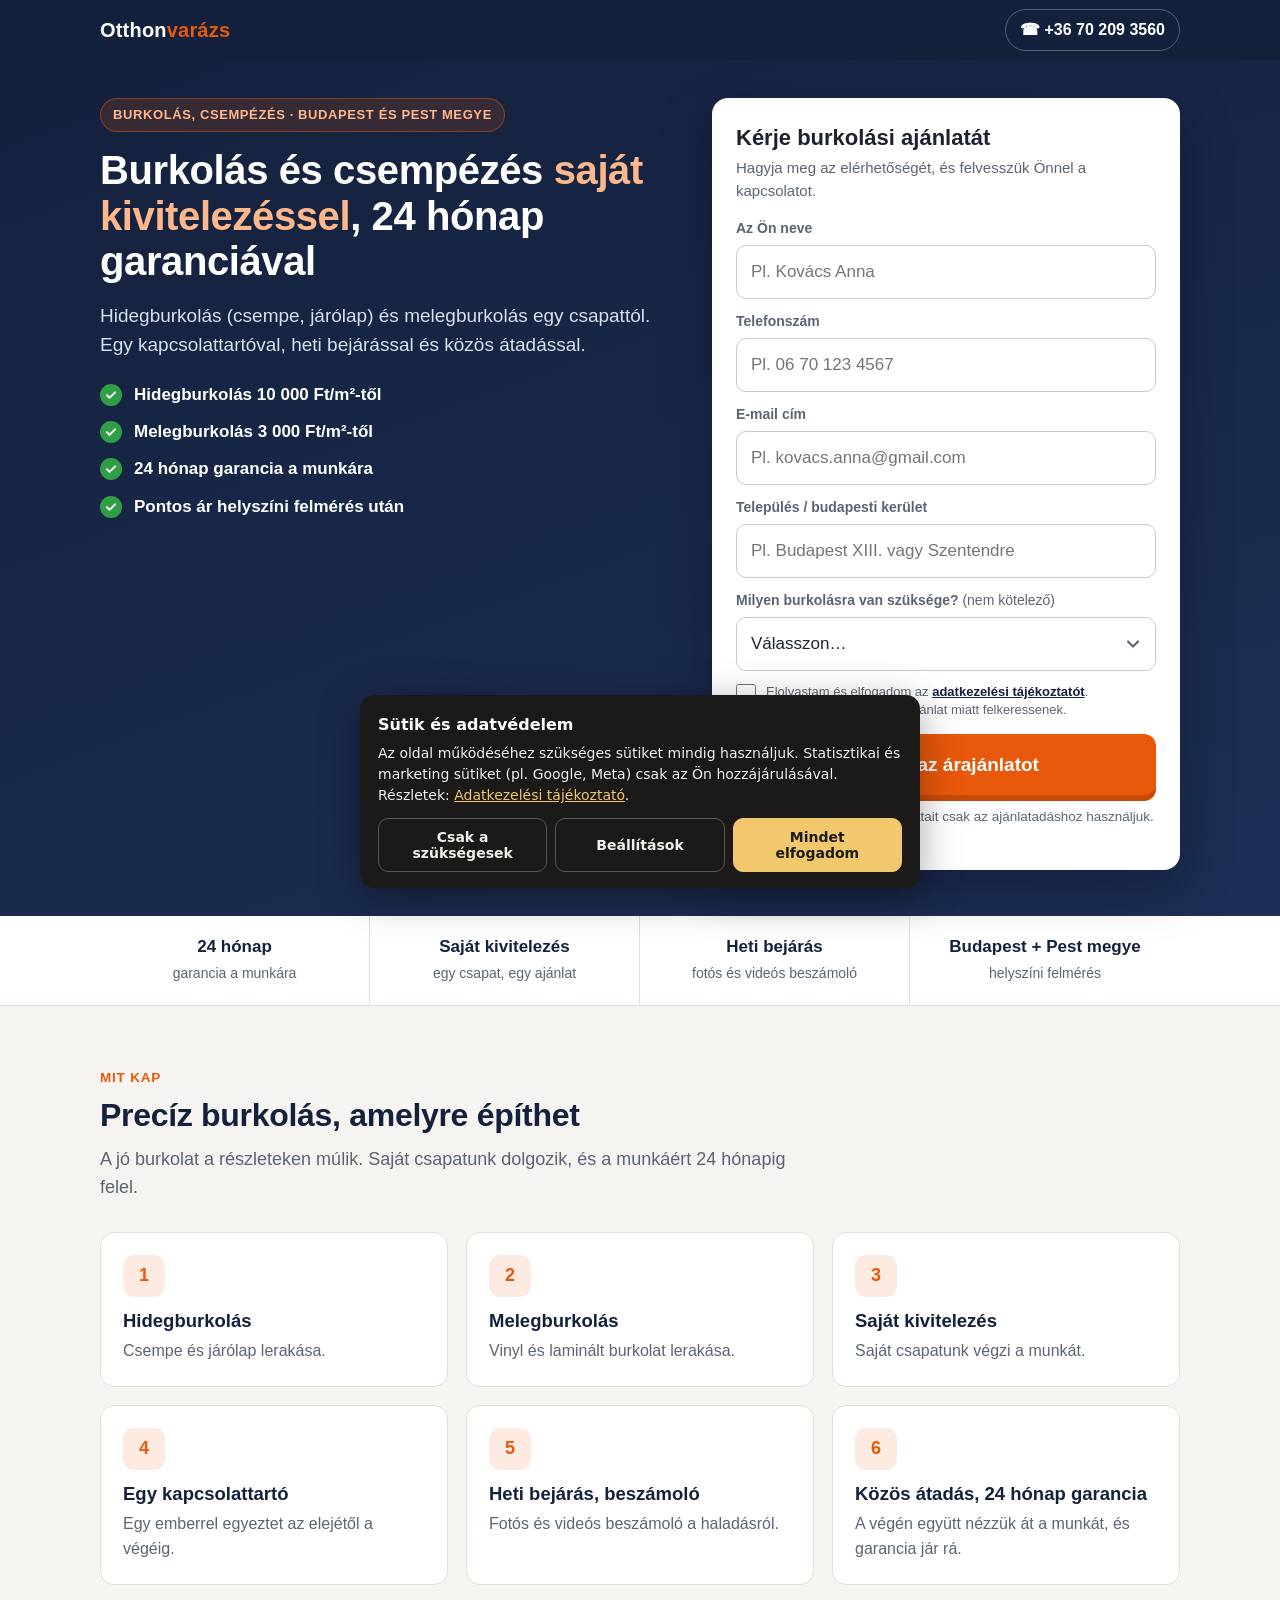
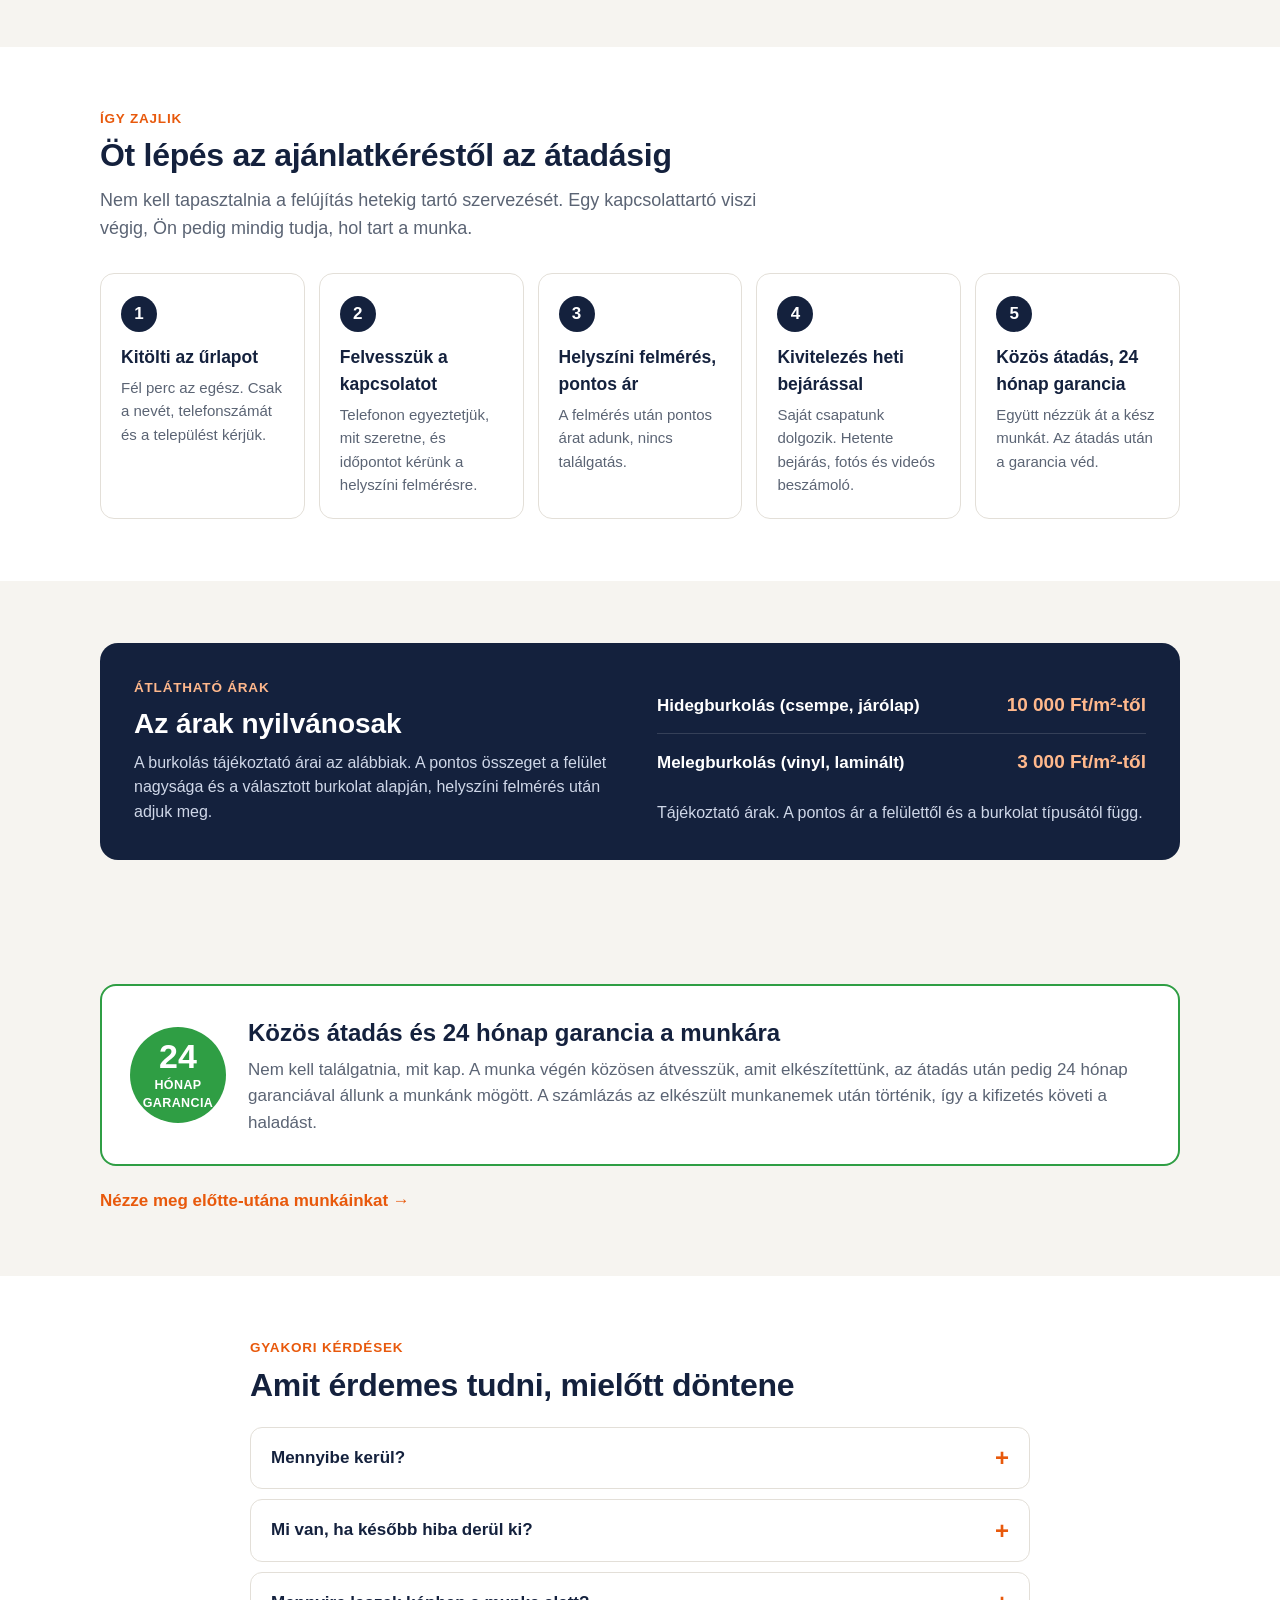
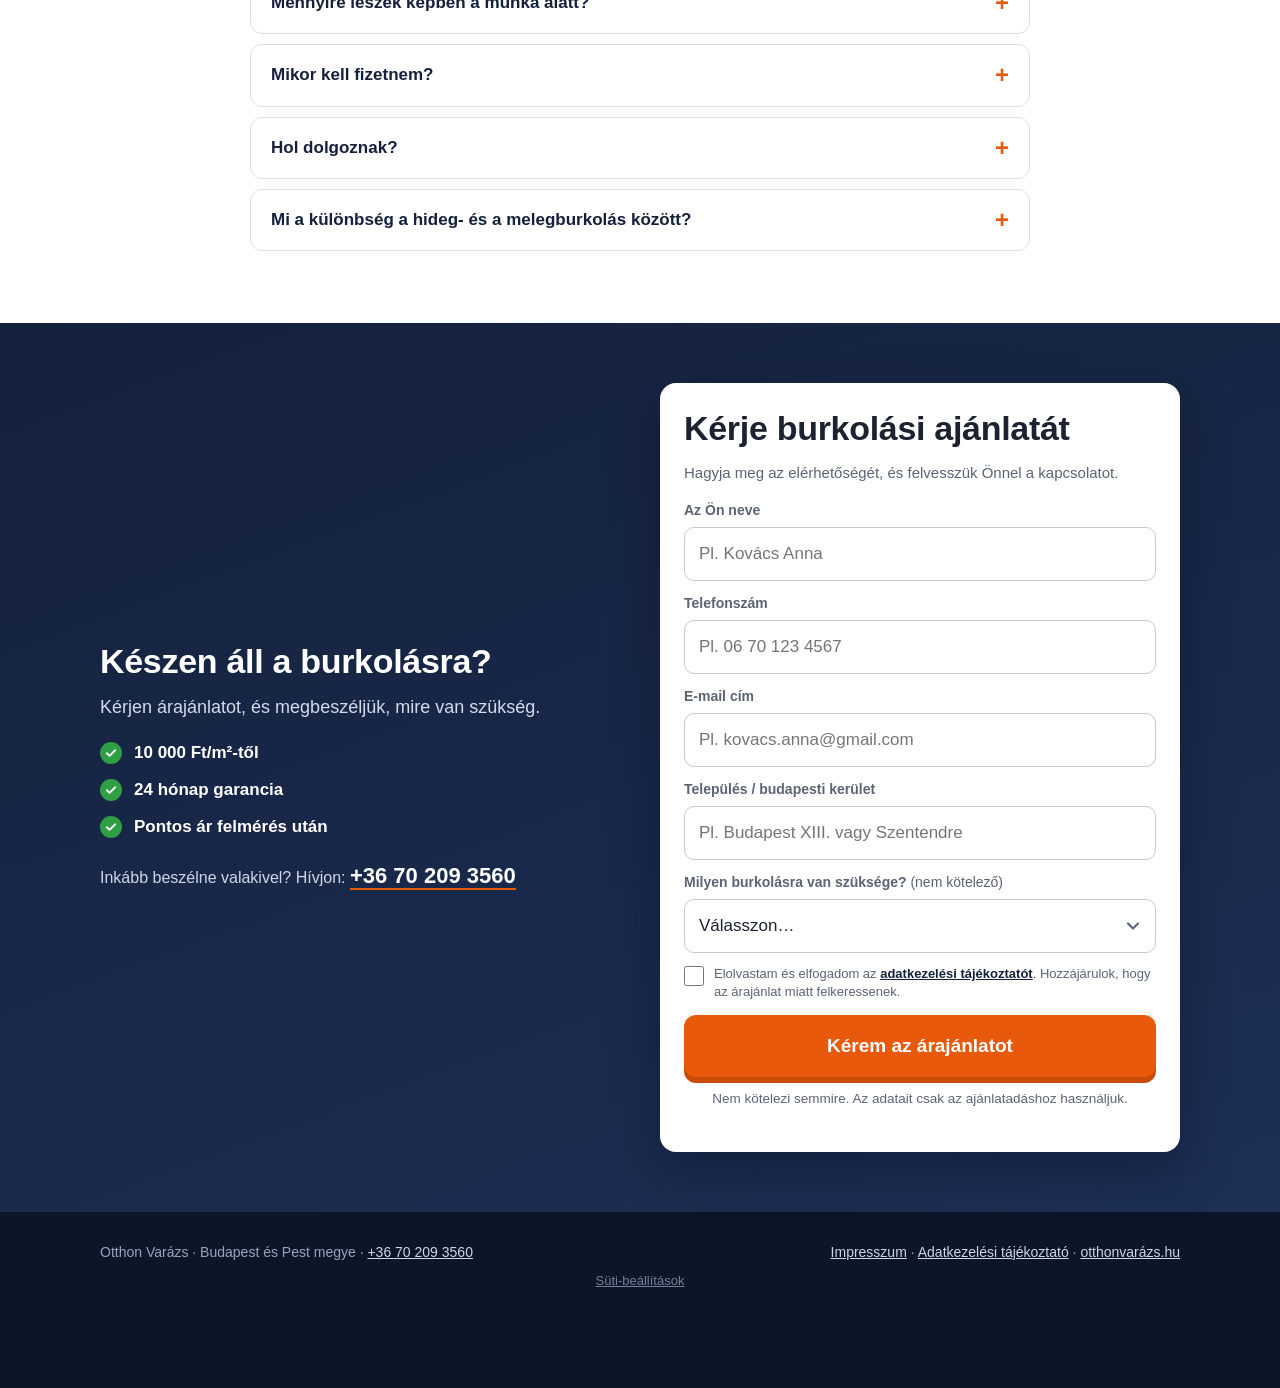
<file: burkolas/index.html>
<!DOCTYPE html>
<html lang="hu">
<head>
<meta charset="utf-8">
<meta name="viewport" content="width=device-width,initial-scale=1">
<title>Burkolás és csempézés Budapesten | Otthonvarázs – 10 000 Ft/m²-től</title>
<meta name="description" content="Hidegburkolás (csempe, járólap) 10 000 Ft/m²-től, melegburkolás 3 000 Ft/m²-től. Budapest és Pest megye, 24 hónap garancia.">
<meta name="robots" content="noindex,nofollow">
<meta name="theme-color" content="#14213d">
<link rel="stylesheet" href="/assets/lp/lp.css">
</head>
<body>
<header class="top"><div class="wrap">
  <a class="logo" href="#top">Otthon<span>varázs</span></a>
  <a class="tel" href="tel:+36702093560">&#9742; +36 70 209 3560</a>
</div></header>

<main id="top">
<section class="hero"><div class="wrap grid">
  <div>
    <span class="eyebrow">Burkolás, csempézés · Budapest és Pest megye</span>
    <h1>Burkolás és csempézés <em>saját kivitelezéssel</em>, 24 hónap garanciával</h1>
    <p class="sub">Hidegburkolás (csempe, járólap) és melegburkolás egy csapattól. Egy kapcsolattartóval, heti bejárással és közös átadással.</p>
    <ul class="checks"><li>Hidegburkolás 10 000 Ft/m²-től</li><li>Melegburkolás 3 000 Ft/m²-től</li><li>24 hónap garancia a munkára</li><li>Pontos ár helyszíni felmérés után</li></ul>
  </div>
  <div class="formcard" id="ajanlat">
    <h2>Kérje burkolási ajánlatát</h2>
    <p class="lead">Hagyja meg az elérhetőségét, és felvesszük Önnel a kapcsolatot.</p>
    
<form class="lead" novalidate>
  <div class="field"><label for="n_hero">Az Ön neve</label><input id="n_hero" name="name" type="text" autocomplete="name" placeholder="Pl. Kovács Anna"></div>
  <div class="field"><label for="p_hero">Telefonszám</label><input id="p_hero" name="phone" type="tel" inputmode="tel" autocomplete="tel" placeholder="Pl. 06 70 123 4567"></div>
  <div class="field"><label for="c_hero">Település / budapesti kerület</label><input id="c_hero" name="city" type="text" autocomplete="address-level2" placeholder="Pl. Budapest XIII. vagy Szentendre"></div>
  <div class="field"><label for="d_hero">Milyen burkolásra van szüksége? <span class="opt">(nem kötelező)</span></label><select id="d_hero" name="detail"><option value="">Válasszon…</option><option value="Csempe, járólap (hidegburkolás)">Csempe, járólap (hidegburkolás)</option><option value="Vinyl, laminált (melegburkolás)">Vinyl, laminált (melegburkolás)</option><option value="Mindkettő">Mindkettő</option><option value="Nem tudom, tanácsot kérek">Nem tudom, tanácsot kérek</option></select></div>
  <label class="consent"><input type="checkbox" name="consent"><span>Elolvastam és elfogadom az <a href="https://xn--otthonvarzs-s7a.hu/adatkezeles.html" target="_blank" rel="noopener">adatkezelési tájékoztatót</a>. Hozzájárulok, hogy az árajánlat miatt felkeressenek.</span></label>
  <button class="btn" type="submit" data-cta="form_hero">Kérem az árajánlatot</button>
  <div class="msg" role="alert"></div>
  <p class="micro">Nem kötelezi semmire. Az adatait csak az ajánlatadáshoz használjuk.</p>
</form>
  </div>
</div></section>

<div class="trust"><div class="wrap">
  <div class="it"><b>24 hónap</b><span>garancia a munkára</span></div>
  <div class="it"><b>Saját kivitelezés</b><span>egy csapat, egy ajánlat</span></div>
  <div class="it"><b>Heti bejárás</b><span>fotós és videós beszámoló</span></div>
  <div class="it"><b>Budapest + Pest megye</b><span>helyszíni felmérés</span></div>
</div></div>

<section class="s"><div class="wrap">
  <div class="kicker">Mit kap</div>
  <h2 class="t">Precíz burkolás, amelyre építhet</h2>
  <p class="lede">A jó burkolat a részleteken múlik. Saját csapatunk dolgozik, és a munkáért 24 hónapig felel.</p>
  <div class="cards"><div class="card"><div class="ic">1</div><h3>Hidegburkolás</h3><p>Csempe és járólap lerakása.</p></div><div class="card"><div class="ic">2</div><h3>Melegburkolás</h3><p>Vinyl és laminált burkolat lerakása.</p></div><div class="card"><div class="ic">3</div><h3>Saját kivitelezés</h3><p>Saját csapatunk végzi a munkát.</p></div><div class="card"><div class="ic">4</div><h3>Egy kapcsolattartó</h3><p>Egy emberrel egyeztet az elejétől a végéig.</p></div><div class="card"><div class="ic">5</div><h3>Heti bejárás, beszámoló</h3><p>Fotós és videós beszámoló a haladásról.</p></div><div class="card"><div class="ic">6</div><h3>Közös átadás, 24 hónap garancia</h3><p>A végén együtt nézzük át a munkát, és garancia jár rá.</p></div></div>
</div></section>

<section class="s alt"><div class="wrap">
  <div class="kicker">Így zajlik</div>
  <h2 class="t">Öt lépés az ajánlatkéréstől az átadásig</h2>
  <p class="lede">Nem kell tapasztalnia a felújítás hetekig tartó szervezését. Egy kapcsolattartó viszi végig, Ön pedig mindig tudja, hol tart a munka.</p>
  <div class="steps"><div class="step"><h3>Kitölti az űrlapot</h3><p>Fél perc az egész. Csak a nevét, telefonszámát és a települést kérjük.</p></div><div class="step"><h3>Felvesszük a kapcsolatot</h3><p>Telefonon egyeztetjük, mit szeretne, és időpontot kérünk a helyszíni felmérésre.</p></div><div class="step"><h3>Helyszíni felmérés, pontos ár</h3><p>A felmérés után pontos árat adunk, nincs találgatás.</p></div><div class="step"><h3>Kivitelezés heti bejárással</h3><p>Saját csapatunk dolgozik. Hetente bejárás, fotós és videós beszámoló.</p></div><div class="step"><h3>Közös átadás, 24 hónap garancia</h3><p>Együtt nézzük át a kész munkát. Az átadás után a garancia véd.</p></div></div>
</div></section>

<section class="s"><div class="wrap">
  <div class="pricebox">
    <div>
      <div class="kicker" style="color:#ffb88c">Átlátható árak</div>
      <h2>Az árak nyilvánosak</h2>
      <p>A burkolás tájékoztató árai az alábbiak. A pontos összeget a felület nagysága és a választott burkolat alapján, helyszíni felmérés után adjuk meg.</p>
      
    </div>
    <div>
      <div class="prow"><span>Hidegburkolás (csempe, járólap)</span><b>10 000 Ft/m²-től</b></div><div class="prow"><span>Melegburkolás (vinyl, laminált)</span><b>3 000 Ft/m²-től</b></div>
      <p class="pnote">Tájékoztató árak. A pontos ár a felülettől és a burkolat típusától függ.</p>
    </div>
  </div>
</div></section>

<section class="s alt" id="gallery" style="display:none"><div class="wrap">
  <div class="kicker">Munkáink</div>
  <h2 class="t">Előtte-utána: valódi munkák</h2>
  <div class="gal" id="galbox"></div>
  <p class="more"><a href="https://xn--otthonvarzs-s7a.hu/#munkaink" target="_blank" rel="noopener">Összes referencia megtekintése →</a></p>
</div></section>

<section class="s"><div class="wrap">
  <div class="guar">
    <div class="badge"><div><b>24</b><small>HÓNAP<br>GARANCIA</small></div></div>
    <div>
      <h3>Közös átadás és 24 hónap garancia a munkára</h3>
      <p>Nem kell találgatnia, mit kap. A munka végén közösen átvesszük, amit elkészítettünk, az átadás után pedig 24 hónap garanciával állunk a munkánk mögött. A számlázás az elkészült munkanemek után történik, így a kifizetés követi a haladást.</p>
    </div>
  </div>
  <p class="more"><a href="https://xn--otthonvarzs-s7a.hu/#munkaink" target="_blank" rel="noopener" data-cta="munkaink">Nézze meg előtte-utána munkáinkat →</a></p>
</div></section>

<section class="s alt"><div class="wrap" style="max-width:820px">
  <div class="kicker">Gyakori kérdések</div>
  <h2 class="t">Amit érdemes tudni, mielőtt döntene</h2>
  <div style="margin-top:22px"><details><summary>Mennyibe kerül?</summary><p>A hidegburkolás (csempe, járólap) tájékoztató ára 10 000 Ft/m²-től, a melegburkolásé (vinyl, laminált) 3 000 Ft/m²-től. A pontos árat helyszíni felmérés után adjuk meg.</p></details><details><summary>Mi van, ha később hiba derül ki?</summary><p>A munkára 24 hónap garanciát vállalunk, az átadást pedig közösen végezzük el.</p></details><details><summary>Mennyire leszek képben a munka alatt?</summary><p>Hetente bejárás van a munkaterületen, emellett fotós és videós beszámolót kap. Egy kapcsolattartója lesz az elejétől a végéig.</p></details><details><summary>Mikor kell fizetnem?</summary><p>A számlázás az elkészült munkanemek után történik.</p></details><details><summary>Hol dolgoznak?</summary><p>Budapesten és Pest megyében. Ha nem biztos benne, hogy a települése beletartozik, írja be az űrlapba, és jelezzük.</p></details><details><summary>Mi a különbség a hideg- és a melegburkolás között?</summary><p>Hidegburkolás a csempe és a járólap, melegburkolás a vinyl és a laminált padló. A felmérésen segítünk eldönteni, melyik illik a helyiséghez.</p></details></div>
</div></section>

<section class="final" id="kerjen"><div class="wrap grid">
  <div>
    <h2>Készen áll a burkolásra?</h2>
    <p class="lead2">Kérjen árajánlatot, és megbeszéljük, mire van szükség.</p>
    <ul class="checks"><li>10 000 Ft/m²-től</li><li>24 hónap garancia</li><li>Pontos ár felmérés után</li></ul>
    <p class="callline">Inkább beszélne valakivel? Hívjon: <a href="tel:+36702093560">+36 70 209 3560</a></p>
  </div>
  <div class="formcard">
    <h2>Kérje burkolási ajánlatát</h2>
    <p class="lead">Hagyja meg az elérhetőségét, és felvesszük Önnel a kapcsolatot.</p>
    
<form class="lead" novalidate>
  <div class="field"><label for="n_final">Az Ön neve</label><input id="n_final" name="name" type="text" autocomplete="name" placeholder="Pl. Kovács Anna"></div>
  <div class="field"><label for="p_final">Telefonszám</label><input id="p_final" name="phone" type="tel" inputmode="tel" autocomplete="tel" placeholder="Pl. 06 70 123 4567"></div>
  <div class="field"><label for="c_final">Település / budapesti kerület</label><input id="c_final" name="city" type="text" autocomplete="address-level2" placeholder="Pl. Budapest XIII. vagy Szentendre"></div>
  <div class="field"><label for="d_final">Milyen burkolásra van szüksége? <span class="opt">(nem kötelező)</span></label><select id="d_final" name="detail"><option value="">Válasszon…</option><option value="Csempe, járólap (hidegburkolás)">Csempe, járólap (hidegburkolás)</option><option value="Vinyl, laminált (melegburkolás)">Vinyl, laminált (melegburkolás)</option><option value="Mindkettő">Mindkettő</option><option value="Nem tudom, tanácsot kérek">Nem tudom, tanácsot kérek</option></select></div>
  <label class="consent"><input type="checkbox" name="consent"><span>Elolvastam és elfogadom az <a href="https://xn--otthonvarzs-s7a.hu/adatkezeles.html" target="_blank" rel="noopener">adatkezelési tájékoztatót</a>. Hozzájárulok, hogy az árajánlat miatt felkeressenek.</span></label>
  <button class="btn" type="submit" data-cta="form_final">Kérem az árajánlatot</button>
  <div class="msg" role="alert"></div>
  <p class="micro">Nem kötelezi semmire. Az adatait csak az ajánlatadáshoz használjuk.</p>
</form>
  </div>
</div></section>
</main>

<footer><div class="wrap">
  <div>Otthon Varázs &middot; Budapest és Pest megye &middot; <a href="tel:+36702093560">+36 70 209 3560</a></div>
  <div><a href="https://xn--otthonvarzs-s7a.hu/impresszum.html" target="_blank" rel="noopener">Impresszum</a> &middot; <a href="https://xn--otthonvarzs-s7a.hu/adatkezeles.html" target="_blank" rel="noopener">Adatkezelési tájékoztató</a> &middot; <a href="https://xn--otthonvarzs-s7a.hu" target="_blank" rel="noopener">otthonvarázs.hu</a></div>
</div></footer>

<div class="sticky"><a class="c" href="tel:+36702093560">&#9742; Hívás</a><a class="q" href="#ajanlat" data-cta="sticky_quote">Árajánlat kérése</a></div>

<script>window.LP={"page": "burkolas", "service": "Burkolás, csempézés", "btn": "Kérem az árajánlatot", "phone": "+36 70 209 3560"};</script>
<script src="/assets/lp/lp.js" defer></script>
</body>
</html>
</file>
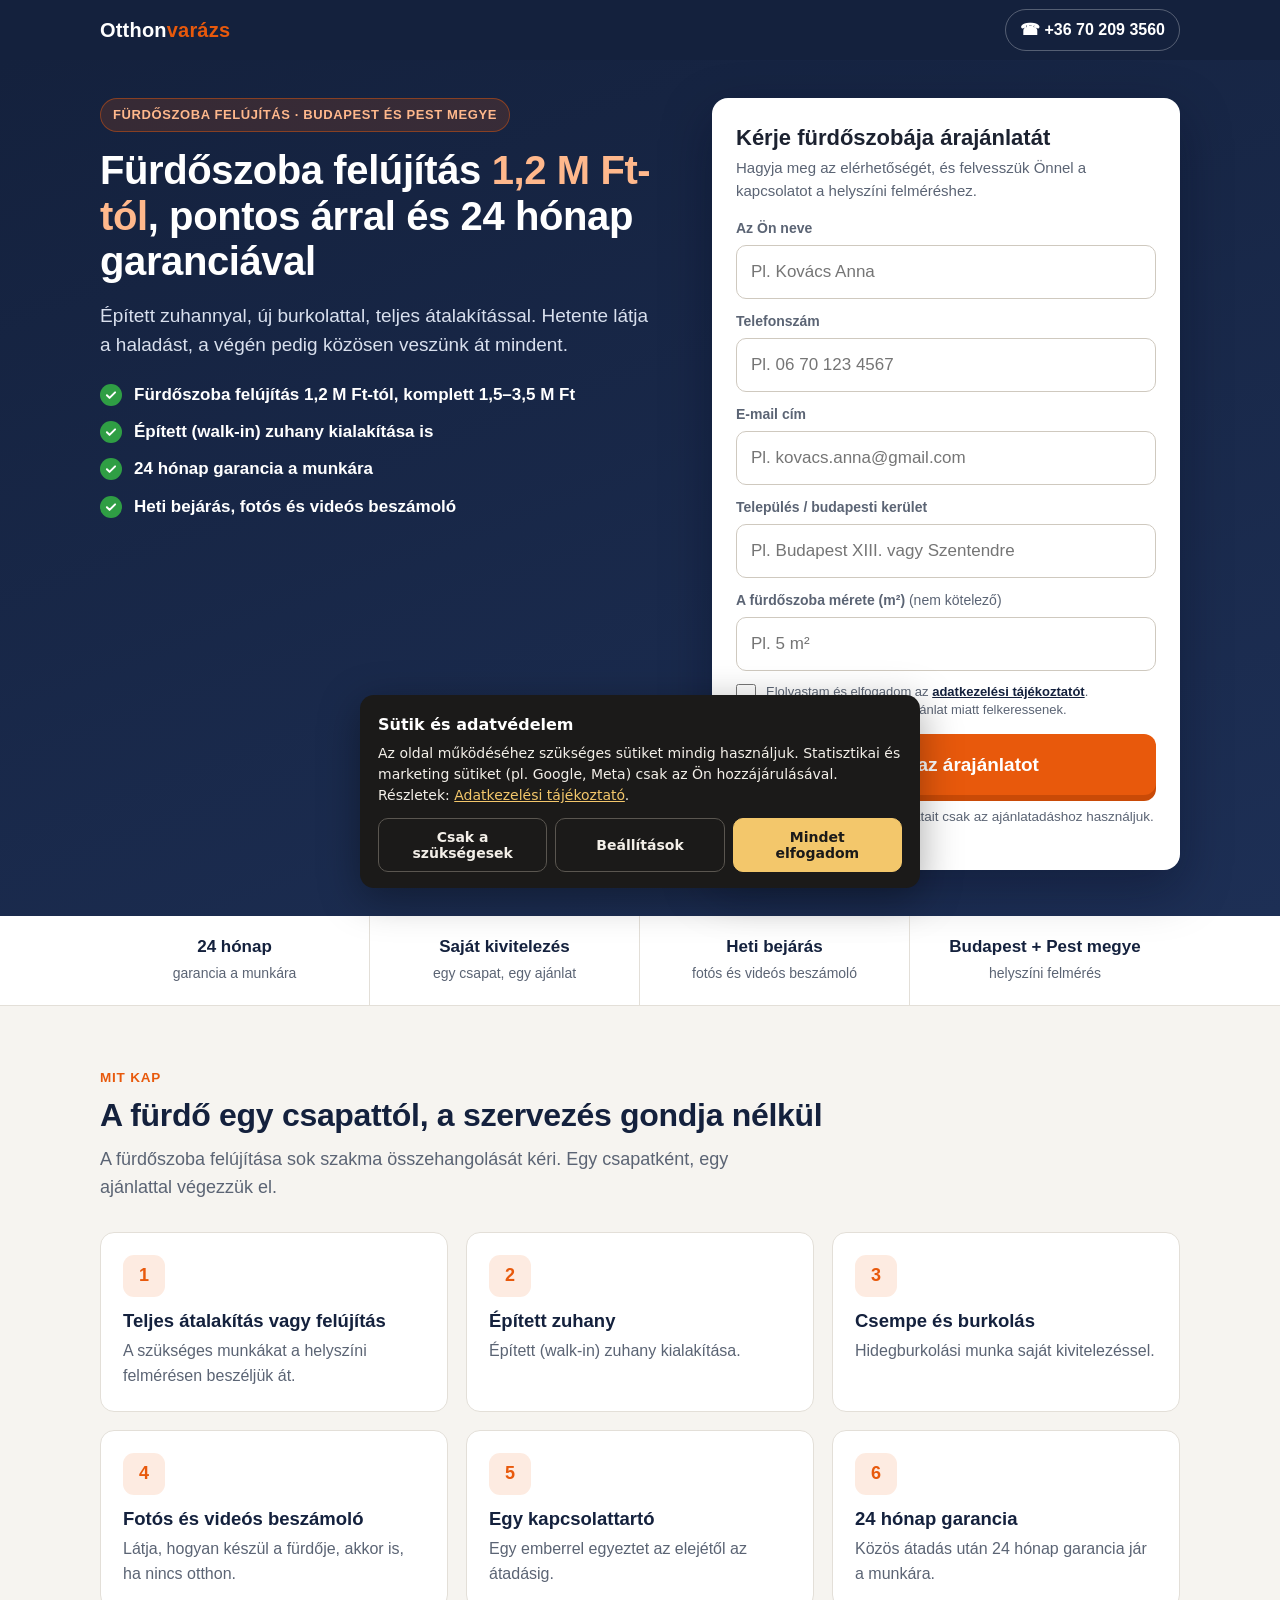
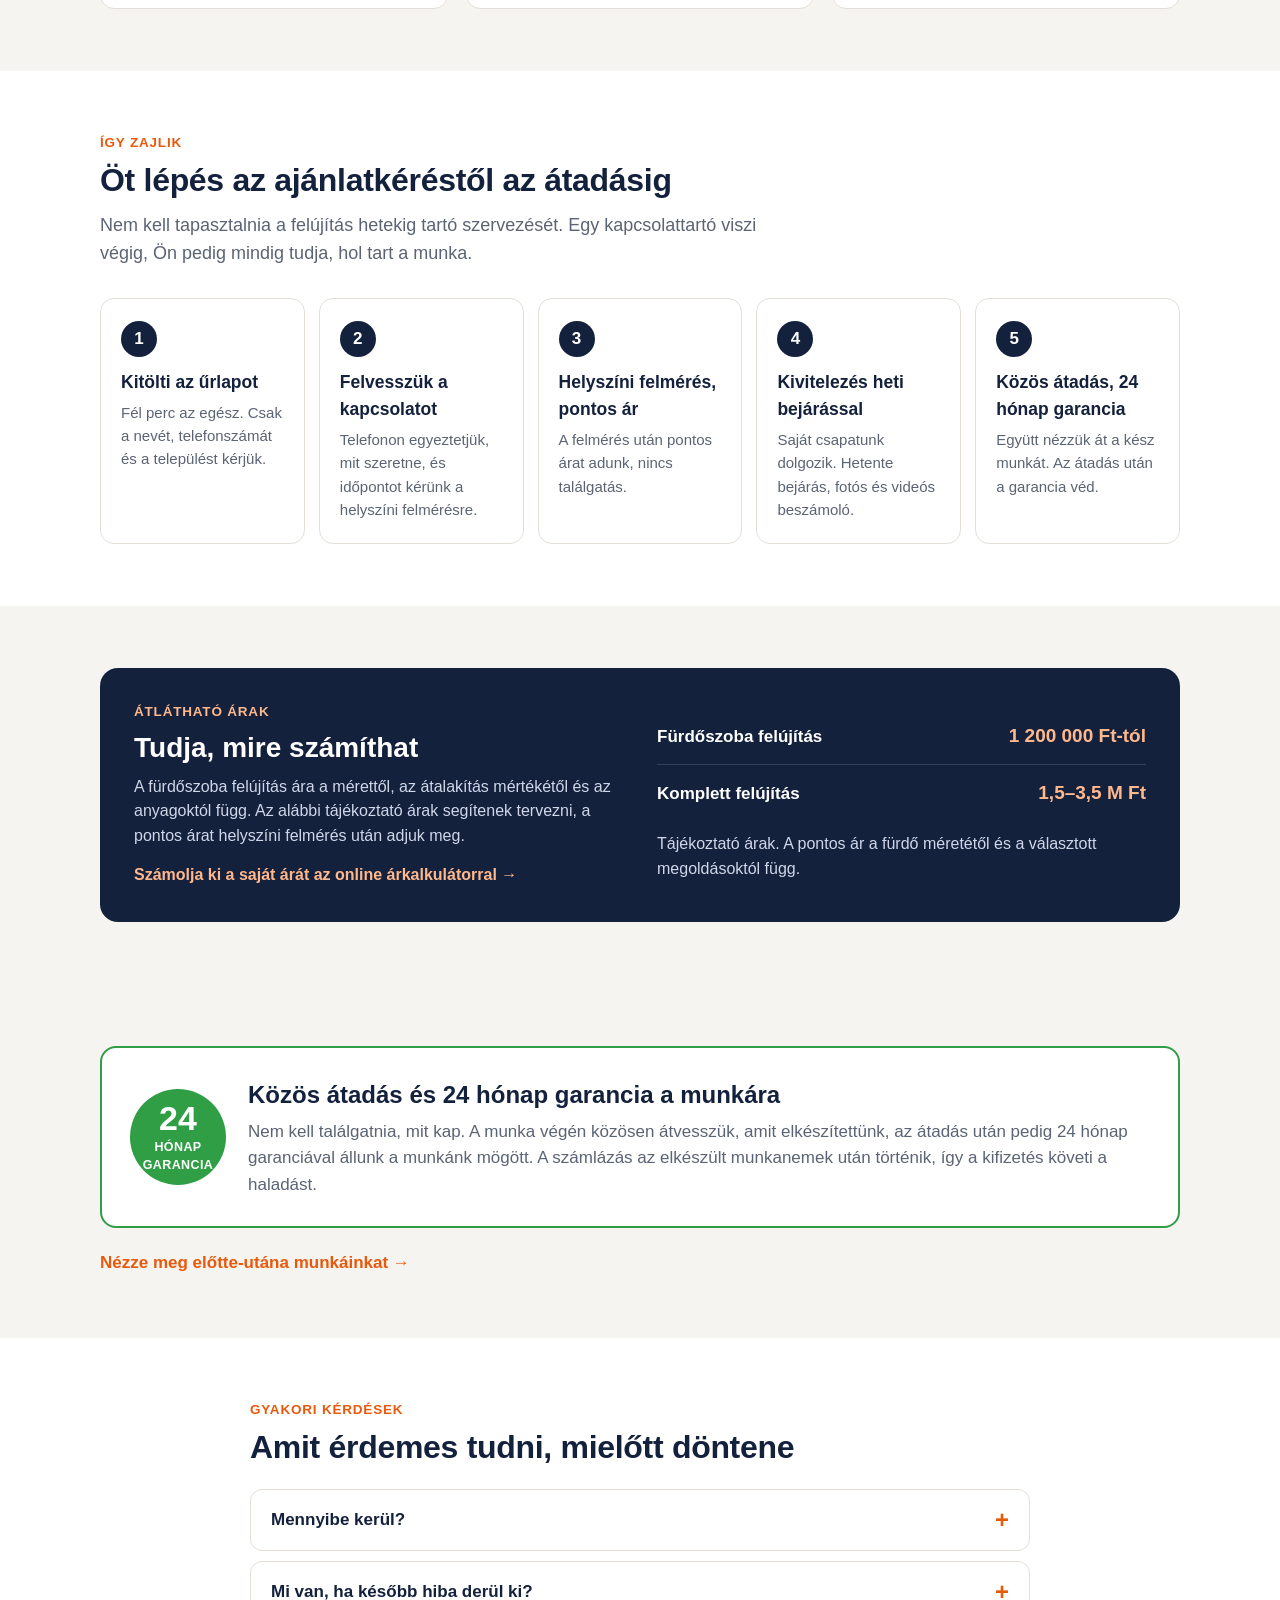
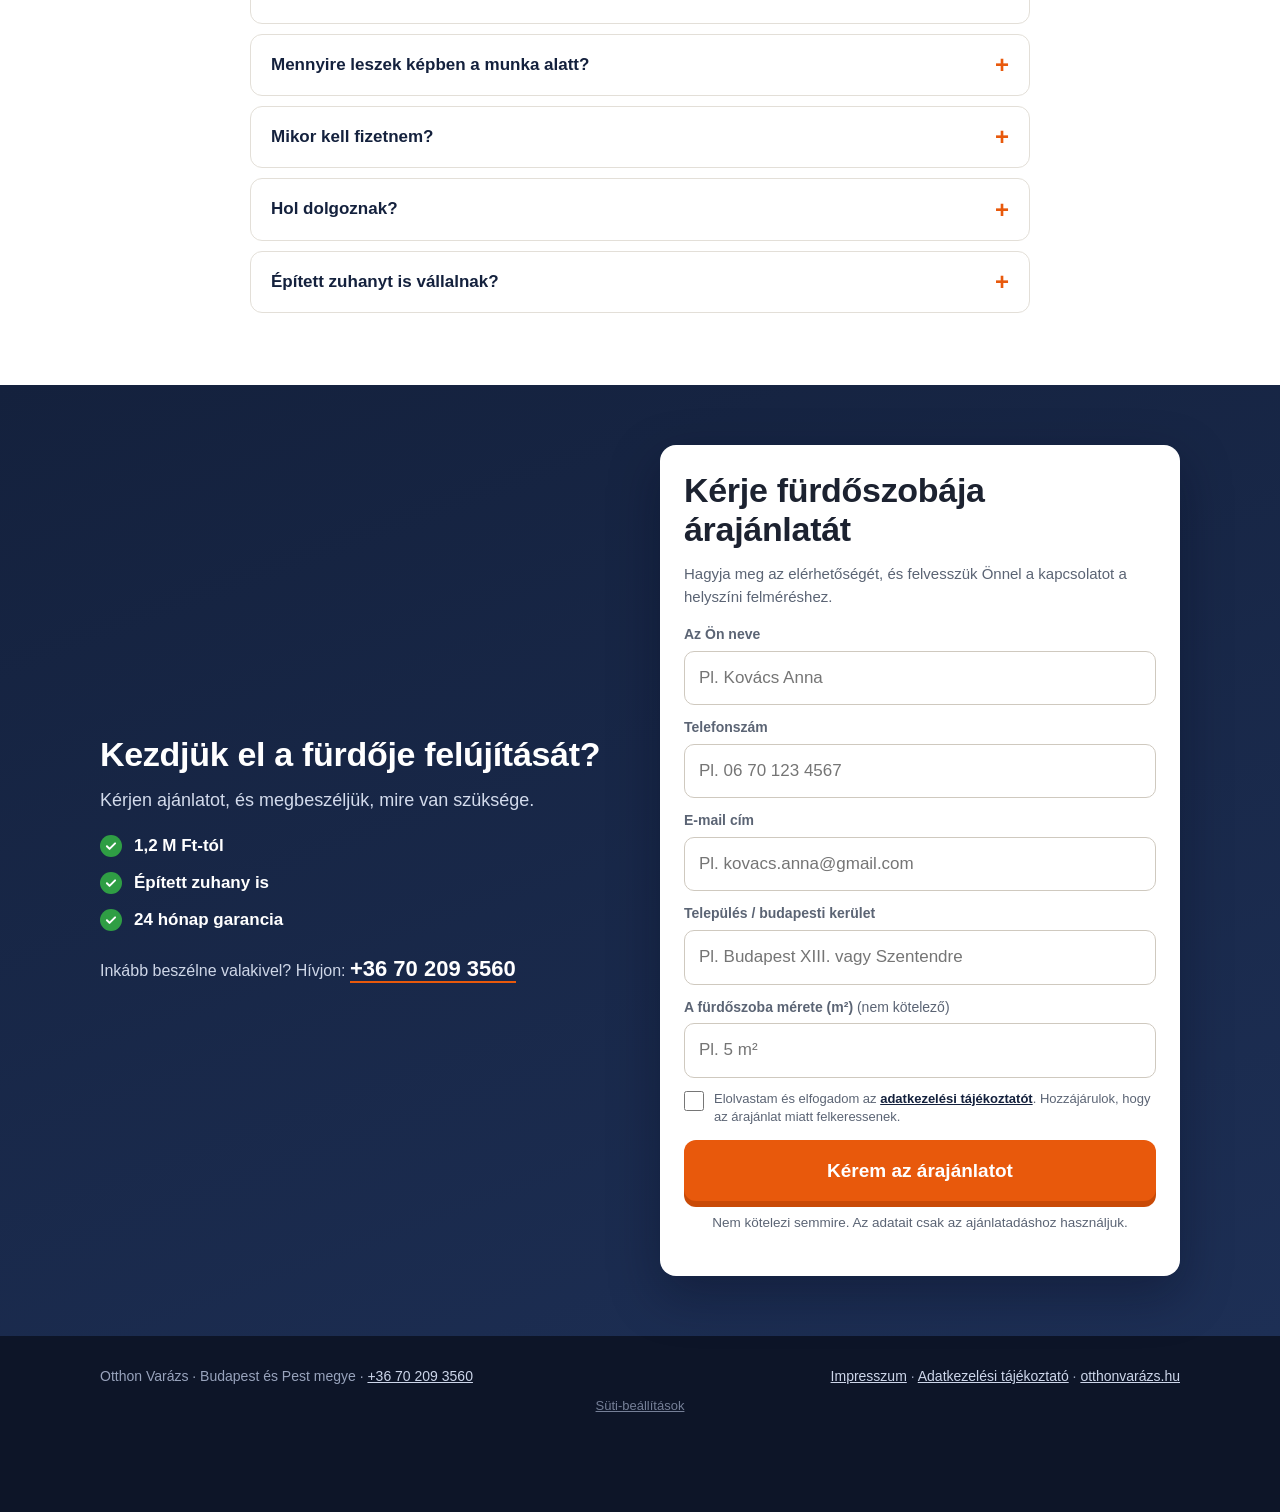
<file: furdoszoba-felujitas/index.html>
<!DOCTYPE html>
<html lang="hu">
<head>
<meta charset="utf-8">
<meta name="viewport" content="width=device-width,initial-scale=1">
<title>Fürdőszoba felújítás Budapesten | Otthonvarázs – 1,2 M Ft-tól</title>
<meta name="description" content="Fürdőszoba felújítás 1,2 M Ft-tól, épített zuhannyal is. Budapest és Pest megye, 24 hónap garancia, heti bejárás, fotós beszámoló.">
<meta name="robots" content="noindex,nofollow">
<meta name="theme-color" content="#14213d">
<link rel="stylesheet" href="/assets/lp/lp.css">
</head>
<body>
<header class="top"><div class="wrap">
  <a class="logo" href="#top">Otthon<span>varázs</span></a>
  <a class="tel" href="tel:+36702093560">&#9742; +36 70 209 3560</a>
</div></header>

<main id="top">
<section class="hero"><div class="wrap grid">
  <div>
    <span class="eyebrow">Fürdőszoba felújítás · Budapest és Pest megye</span>
    <h1>Fürdőszoba felújítás <em>1,2 M Ft-tól</em>, pontos árral és 24 hónap garanciával</h1>
    <p class="sub">Épített zuhannyal, új burkolattal, teljes átalakítással. Hetente látja a haladást, a végén pedig közösen veszünk át mindent.</p>
    <ul class="checks"><li>Fürdőszoba felújítás 1,2 M Ft-tól, komplett 1,5–3,5 M Ft</li><li>Épített (walk-in) zuhany kialakítása is</li><li>24 hónap garancia a munkára</li><li>Heti bejárás, fotós és videós beszámoló</li></ul>
  </div>
  <div class="formcard" id="ajanlat">
    <h2>Kérje fürdőszobája árajánlatát</h2>
    <p class="lead">Hagyja meg az elérhetőségét, és felvesszük Önnel a kapcsolatot a helyszíni felméréshez.</p>
    
<form class="lead" novalidate>
  <div class="field"><label for="n_hero">Az Ön neve</label><input id="n_hero" name="name" type="text" autocomplete="name" placeholder="Pl. Kovács Anna"></div>
  <div class="field"><label for="p_hero">Telefonszám</label><input id="p_hero" name="phone" type="tel" inputmode="tel" autocomplete="tel" placeholder="Pl. 06 70 123 4567"></div>
  <div class="field"><label for="c_hero">Település / budapesti kerület</label><input id="c_hero" name="city" type="text" autocomplete="address-level2" placeholder="Pl. Budapest XIII. vagy Szentendre"></div>
  <div class="field"><label for="d_hero">A fürdőszoba mérete (m²) <span class="opt">(nem kötelező)</span></label><input id="d_hero" name="detail" type="text" placeholder="Pl. 5 m²" autocomplete="off"></div>
  <label class="consent"><input type="checkbox" name="consent"><span>Elolvastam és elfogadom az <a href="https://xn--otthonvarzs-s7a.hu/adatkezeles.html" target="_blank" rel="noopener">adatkezelési tájékoztatót</a>. Hozzájárulok, hogy az árajánlat miatt felkeressenek.</span></label>
  <button class="btn" type="submit" data-cta="form_hero">Kérem az árajánlatot</button>
  <div class="msg" role="alert"></div>
  <p class="micro">Nem kötelezi semmire. Az adatait csak az ajánlatadáshoz használjuk.</p>
</form>
  </div>
</div></section>

<div class="trust"><div class="wrap">
  <div class="it"><b>24 hónap</b><span>garancia a munkára</span></div>
  <div class="it"><b>Saját kivitelezés</b><span>egy csapat, egy ajánlat</span></div>
  <div class="it"><b>Heti bejárás</b><span>fotós és videós beszámoló</span></div>
  <div class="it"><b>Budapest + Pest megye</b><span>helyszíni felmérés</span></div>
</div></div>

<section class="s"><div class="wrap">
  <div class="kicker">Mit kap</div>
  <h2 class="t">A fürdő egy csapattól, a szervezés gondja nélkül</h2>
  <p class="lede">A fürdőszoba felújítása sok szakma összehangolását kéri. Egy csapatként, egy ajánlattal végezzük el.</p>
  <div class="cards"><div class="card"><div class="ic">1</div><h3>Teljes átalakítás vagy felújítás</h3><p>A szükséges munkákat a helyszíni felmérésen beszéljük át.</p></div><div class="card"><div class="ic">2</div><h3>Épített zuhany</h3><p>Épített (walk-in) zuhany kialakítása.</p></div><div class="card"><div class="ic">3</div><h3>Csempe és burkolás</h3><p>Hidegburkolási munka saját kivitelezéssel.</p></div><div class="card"><div class="ic">4</div><h3>Fotós és videós beszámoló</h3><p>Látja, hogyan készül a fürdője, akkor is, ha nincs otthon.</p></div><div class="card"><div class="ic">5</div><h3>Egy kapcsolattartó</h3><p>Egy emberrel egyeztet az elejétől az átadásig.</p></div><div class="card"><div class="ic">6</div><h3>24 hónap garancia</h3><p>Közös átadás után 24 hónap garancia jár a munkára.</p></div></div>
</div></section>

<section class="s alt"><div class="wrap">
  <div class="kicker">Így zajlik</div>
  <h2 class="t">Öt lépés az ajánlatkéréstől az átadásig</h2>
  <p class="lede">Nem kell tapasztalnia a felújítás hetekig tartó szervezését. Egy kapcsolattartó viszi végig, Ön pedig mindig tudja, hol tart a munka.</p>
  <div class="steps"><div class="step"><h3>Kitölti az űrlapot</h3><p>Fél perc az egész. Csak a nevét, telefonszámát és a települést kérjük.</p></div><div class="step"><h3>Felvesszük a kapcsolatot</h3><p>Telefonon egyeztetjük, mit szeretne, és időpontot kérünk a helyszíni felmérésre.</p></div><div class="step"><h3>Helyszíni felmérés, pontos ár</h3><p>A felmérés után pontos árat adunk, nincs találgatás.</p></div><div class="step"><h3>Kivitelezés heti bejárással</h3><p>Saját csapatunk dolgozik. Hetente bejárás, fotós és videós beszámoló.</p></div><div class="step"><h3>Közös átadás, 24 hónap garancia</h3><p>Együtt nézzük át a kész munkát. Az átadás után a garancia véd.</p></div></div>
</div></section>

<section class="s"><div class="wrap">
  <div class="pricebox">
    <div>
      <div class="kicker" style="color:#ffb88c">Átlátható árak</div>
      <h2>Tudja, mire számíthat</h2>
      <p>A fürdőszoba felújítás ára a mérettől, az átalakítás mértékétől és az anyagoktól függ. Az alábbi tájékoztató árak segítenek tervezni, a pontos árat helyszíni felmérés után adjuk meg.</p>
      <p class="more" style="margin-top:14px"><a href="https://xn--otthonvarzs-s7a.hu/#kalkulator" data-cta="kalkulator" target="_blank" rel="noopener" style="color:#ffb88c">Számolja ki a saját árát az online árkalkulátorral →</a></p>
    </div>
    <div>
      <div class="prow"><span>Fürdőszoba felújítás</span><b>1 200 000 Ft-tól</b></div><div class="prow"><span>Komplett felújítás</span><b>1,5–3,5 M Ft</b></div>
      <p class="pnote">Tájékoztató árak. A pontos ár a fürdő méretétől és a választott megoldásoktól függ.</p>
    </div>
  </div>
</div></section>

<section class="s alt" id="gallery" style="display:none"><div class="wrap">
  <div class="kicker">Munkáink</div>
  <h2 class="t">Előtte-utána: valódi munkák</h2>
  <div class="gal" id="galbox"></div>
  <p class="more"><a href="https://xn--otthonvarzs-s7a.hu/#munkaink" target="_blank" rel="noopener">Összes referencia megtekintése →</a></p>
</div></section>

<section class="s"><div class="wrap">
  <div class="guar">
    <div class="badge"><div><b>24</b><small>HÓNAP<br>GARANCIA</small></div></div>
    <div>
      <h3>Közös átadás és 24 hónap garancia a munkára</h3>
      <p>Nem kell találgatnia, mit kap. A munka végén közösen átvesszük, amit elkészítettünk, az átadás után pedig 24 hónap garanciával állunk a munkánk mögött. A számlázás az elkészült munkanemek után történik, így a kifizetés követi a haladást.</p>
    </div>
  </div>
  <p class="more"><a href="https://xn--otthonvarzs-s7a.hu/#munkaink" target="_blank" rel="noopener" data-cta="munkaink">Nézze meg előtte-utána munkáinkat →</a></p>
</div></section>

<section class="s alt"><div class="wrap" style="max-width:820px">
  <div class="kicker">Gyakori kérdések</div>
  <h2 class="t">Amit érdemes tudni, mielőtt döntene</h2>
  <div style="margin-top:22px"><details><summary>Mennyibe kerül?</summary><p>A fürdőszoba felújítás 1,2 M Ft-tól indul, a komplett felújítás tájékoztató ára 1,5–3,5 M Ft között van. A pontos árat helyszíni felmérés után adjuk meg.</p></details><details><summary>Mi van, ha később hiba derül ki?</summary><p>A munkára 24 hónap garanciát vállalunk, az átadást pedig közösen végezzük el.</p></details><details><summary>Mennyire leszek képben a munka alatt?</summary><p>Hetente bejárás van a munkaterületen, emellett fotós és videós beszámolót kap. Egy kapcsolattartója lesz az elejétől a végéig.</p></details><details><summary>Mikor kell fizetnem?</summary><p>A számlázás az elkészült munkanemek után történik.</p></details><details><summary>Hol dolgoznak?</summary><p>Budapesten és Pest megyében. Ha nem biztos benne, hogy a települése beletartozik, írja be az űrlapba, és jelezzük.</p></details><details><summary>Épített zuhanyt is vállalnak?</summary><p>Igen, az épített (walk-in) zuhany kialakítását is vállaljuk.</p></details></div>
</div></section>

<section class="final" id="kerjen"><div class="wrap grid">
  <div>
    <h2>Kezdjük el a fürdője felújítását?</h2>
    <p class="lead2">Kérjen ajánlatot, és megbeszéljük, mire van szüksége.</p>
    <ul class="checks"><li>1,2 M Ft-tól</li><li>Épített zuhany is</li><li>24 hónap garancia</li></ul>
    <p class="callline">Inkább beszélne valakivel? Hívjon: <a href="tel:+36702093560">+36 70 209 3560</a></p>
  </div>
  <div class="formcard">
    <h2>Kérje fürdőszobája árajánlatát</h2>
    <p class="lead">Hagyja meg az elérhetőségét, és felvesszük Önnel a kapcsolatot a helyszíni felméréshez.</p>
    
<form class="lead" novalidate>
  <div class="field"><label for="n_final">Az Ön neve</label><input id="n_final" name="name" type="text" autocomplete="name" placeholder="Pl. Kovács Anna"></div>
  <div class="field"><label for="p_final">Telefonszám</label><input id="p_final" name="phone" type="tel" inputmode="tel" autocomplete="tel" placeholder="Pl. 06 70 123 4567"></div>
  <div class="field"><label for="c_final">Település / budapesti kerület</label><input id="c_final" name="city" type="text" autocomplete="address-level2" placeholder="Pl. Budapest XIII. vagy Szentendre"></div>
  <div class="field"><label for="d_final">A fürdőszoba mérete (m²) <span class="opt">(nem kötelező)</span></label><input id="d_final" name="detail" type="text" placeholder="Pl. 5 m²" autocomplete="off"></div>
  <label class="consent"><input type="checkbox" name="consent"><span>Elolvastam és elfogadom az <a href="https://xn--otthonvarzs-s7a.hu/adatkezeles.html" target="_blank" rel="noopener">adatkezelési tájékoztatót</a>. Hozzájárulok, hogy az árajánlat miatt felkeressenek.</span></label>
  <button class="btn" type="submit" data-cta="form_final">Kérem az árajánlatot</button>
  <div class="msg" role="alert"></div>
  <p class="micro">Nem kötelezi semmire. Az adatait csak az ajánlatadáshoz használjuk.</p>
</form>
  </div>
</div></section>
</main>

<footer><div class="wrap">
  <div>Otthon Varázs &middot; Budapest és Pest megye &middot; <a href="tel:+36702093560">+36 70 209 3560</a></div>
  <div><a href="https://xn--otthonvarzs-s7a.hu/impresszum.html" target="_blank" rel="noopener">Impresszum</a> &middot; <a href="https://xn--otthonvarzs-s7a.hu/adatkezeles.html" target="_blank" rel="noopener">Adatkezelési tájékoztató</a> &middot; <a href="https://xn--otthonvarzs-s7a.hu" target="_blank" rel="noopener">otthonvarázs.hu</a></div>
</div></footer>

<div class="sticky"><a class="c" href="tel:+36702093560">&#9742; Hívás</a><a class="q" href="#ajanlat" data-cta="sticky_quote">Árajánlat kérése</a></div>

<script>window.LP={"page": "furdoszoba-felujitas", "service": "Fürdőszoba felújítás", "btn": "Kérem az árajánlatot", "phone": "+36 70 209 3560"};</script>
<script src="/assets/lp/lp.js" defer></script>
</body>
</html>
</file>
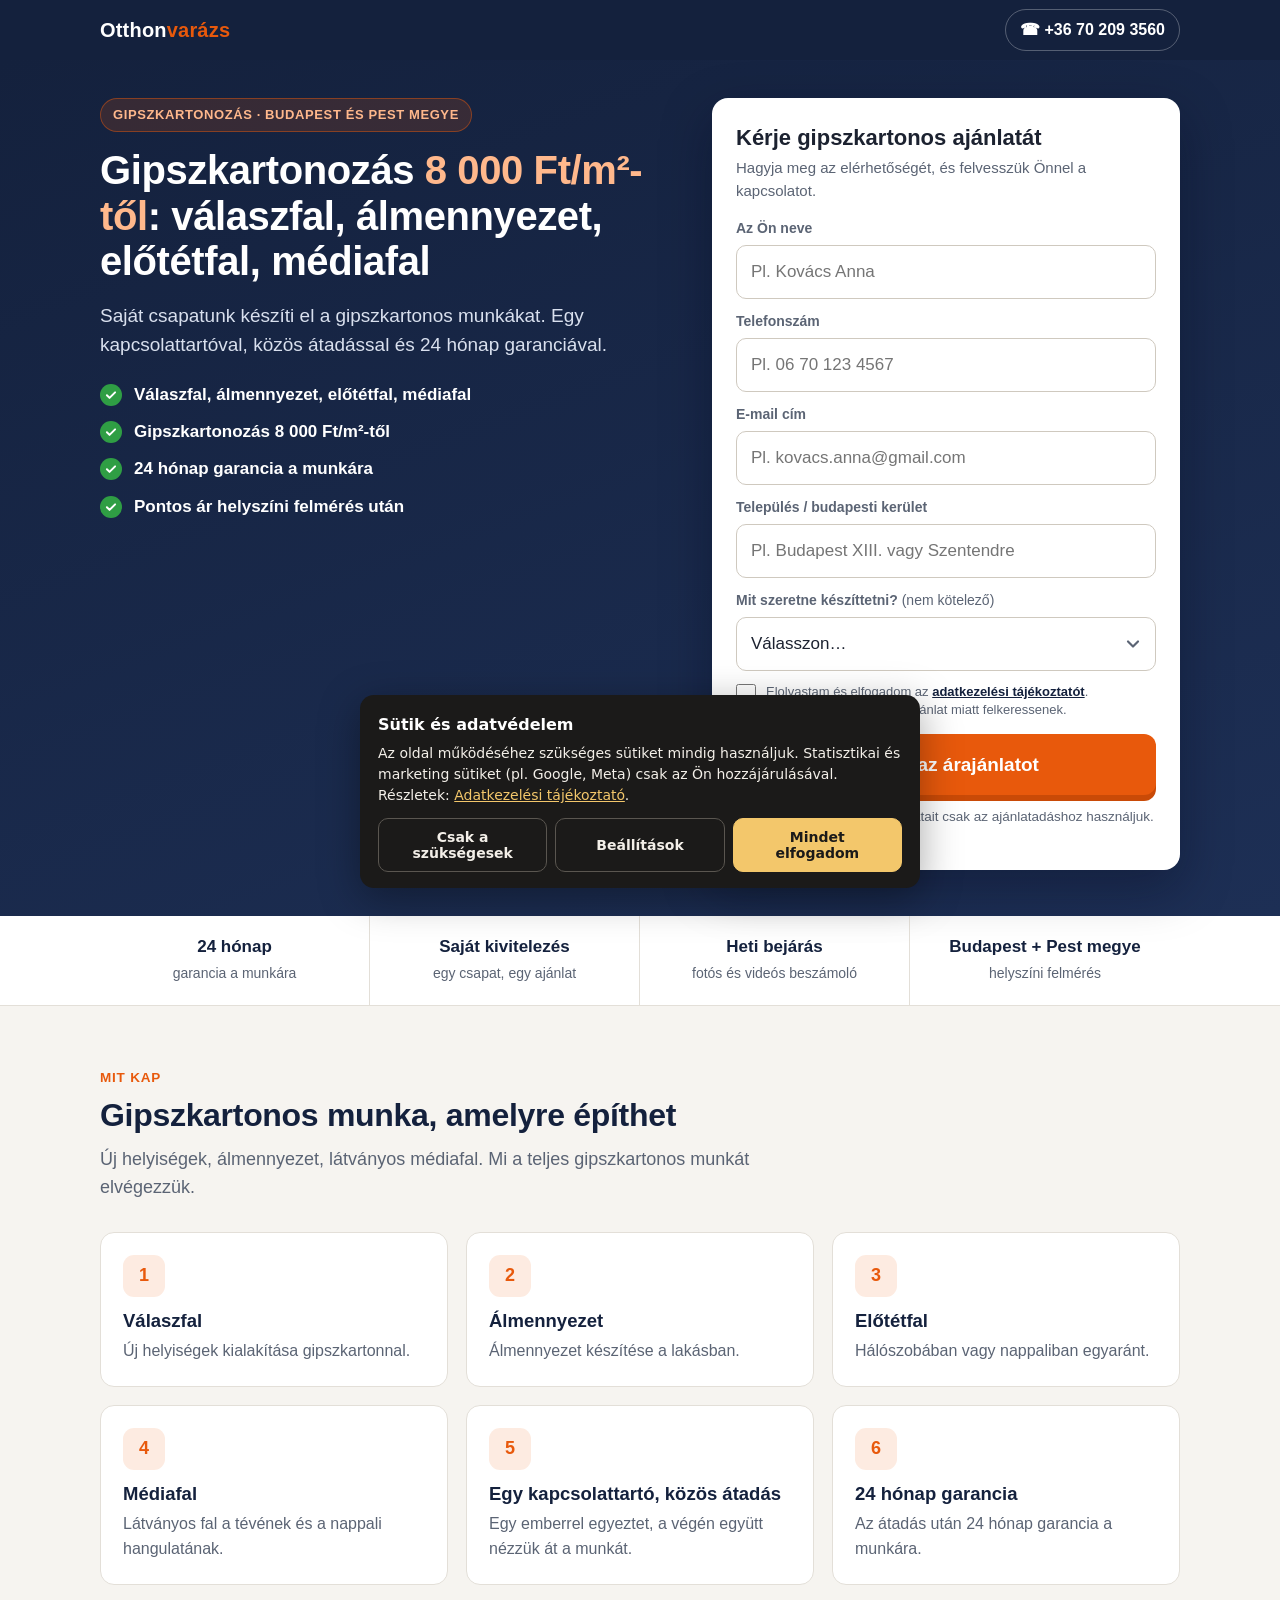
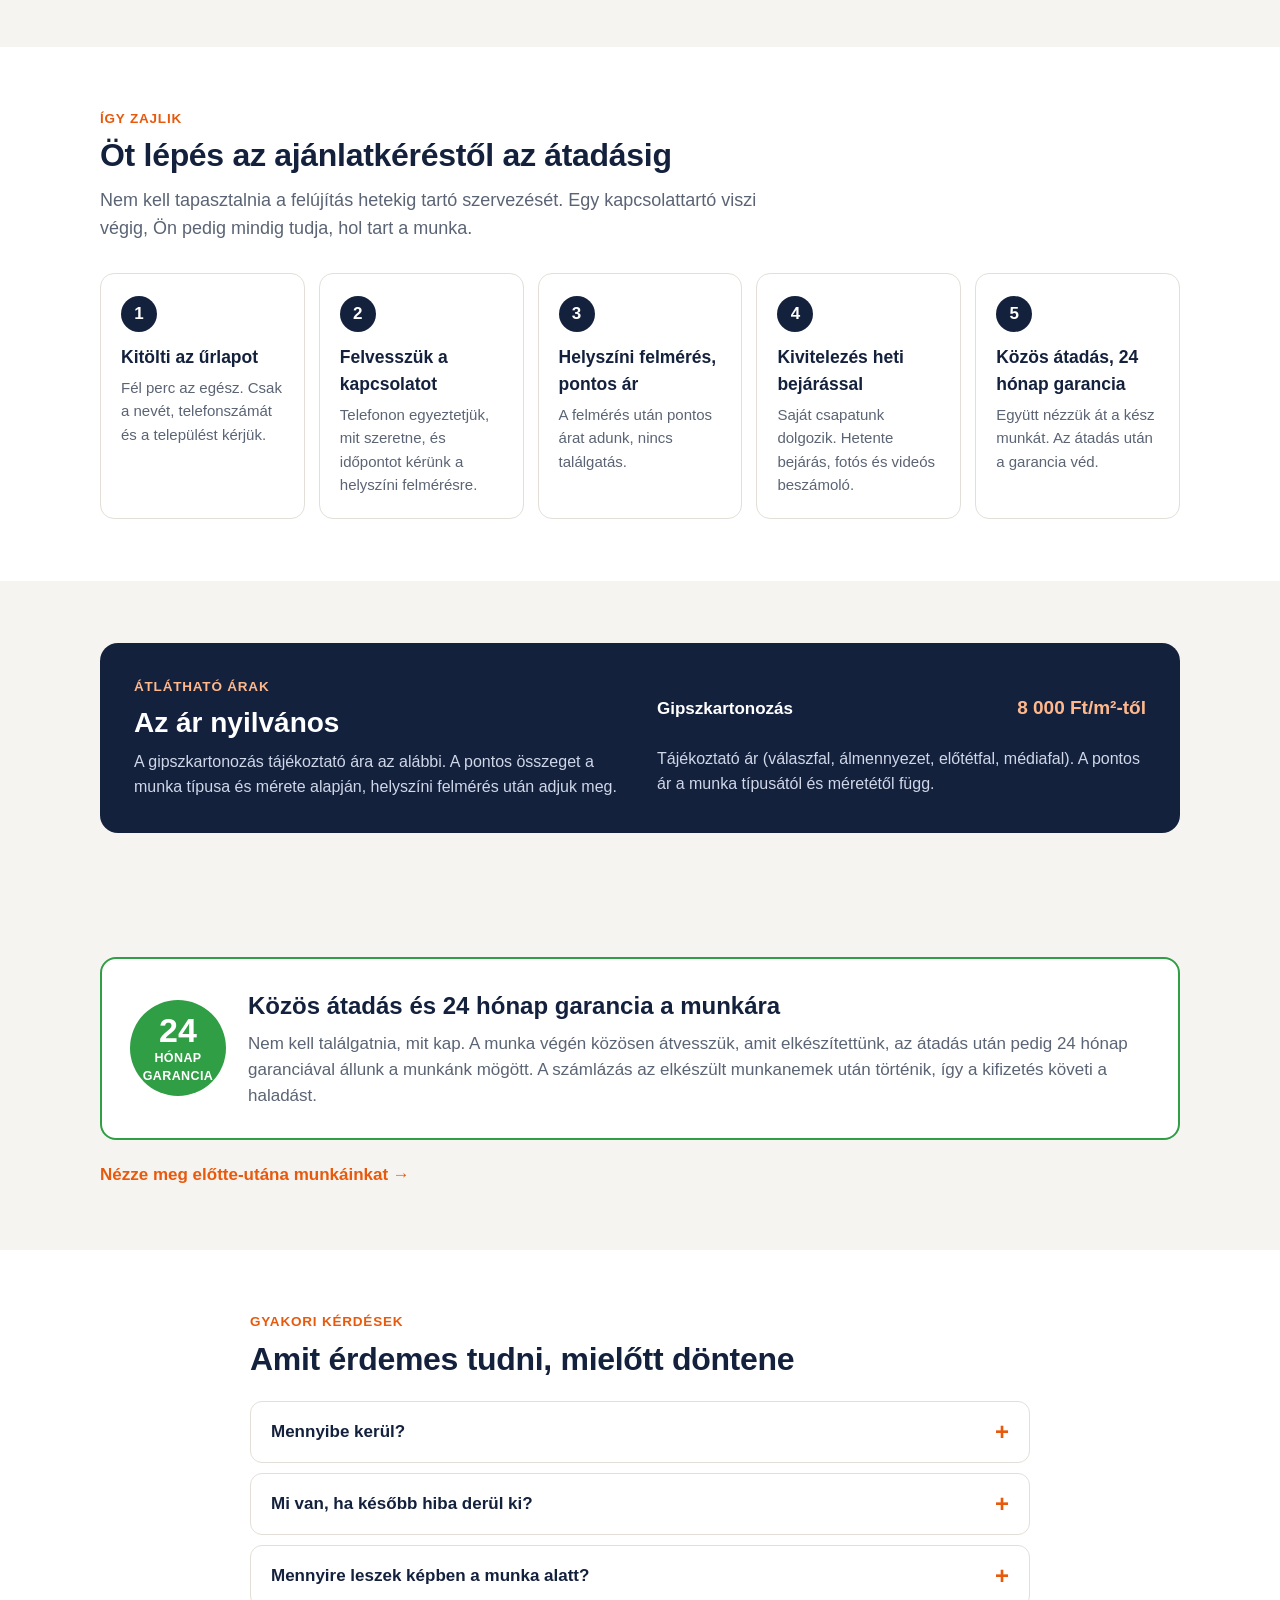
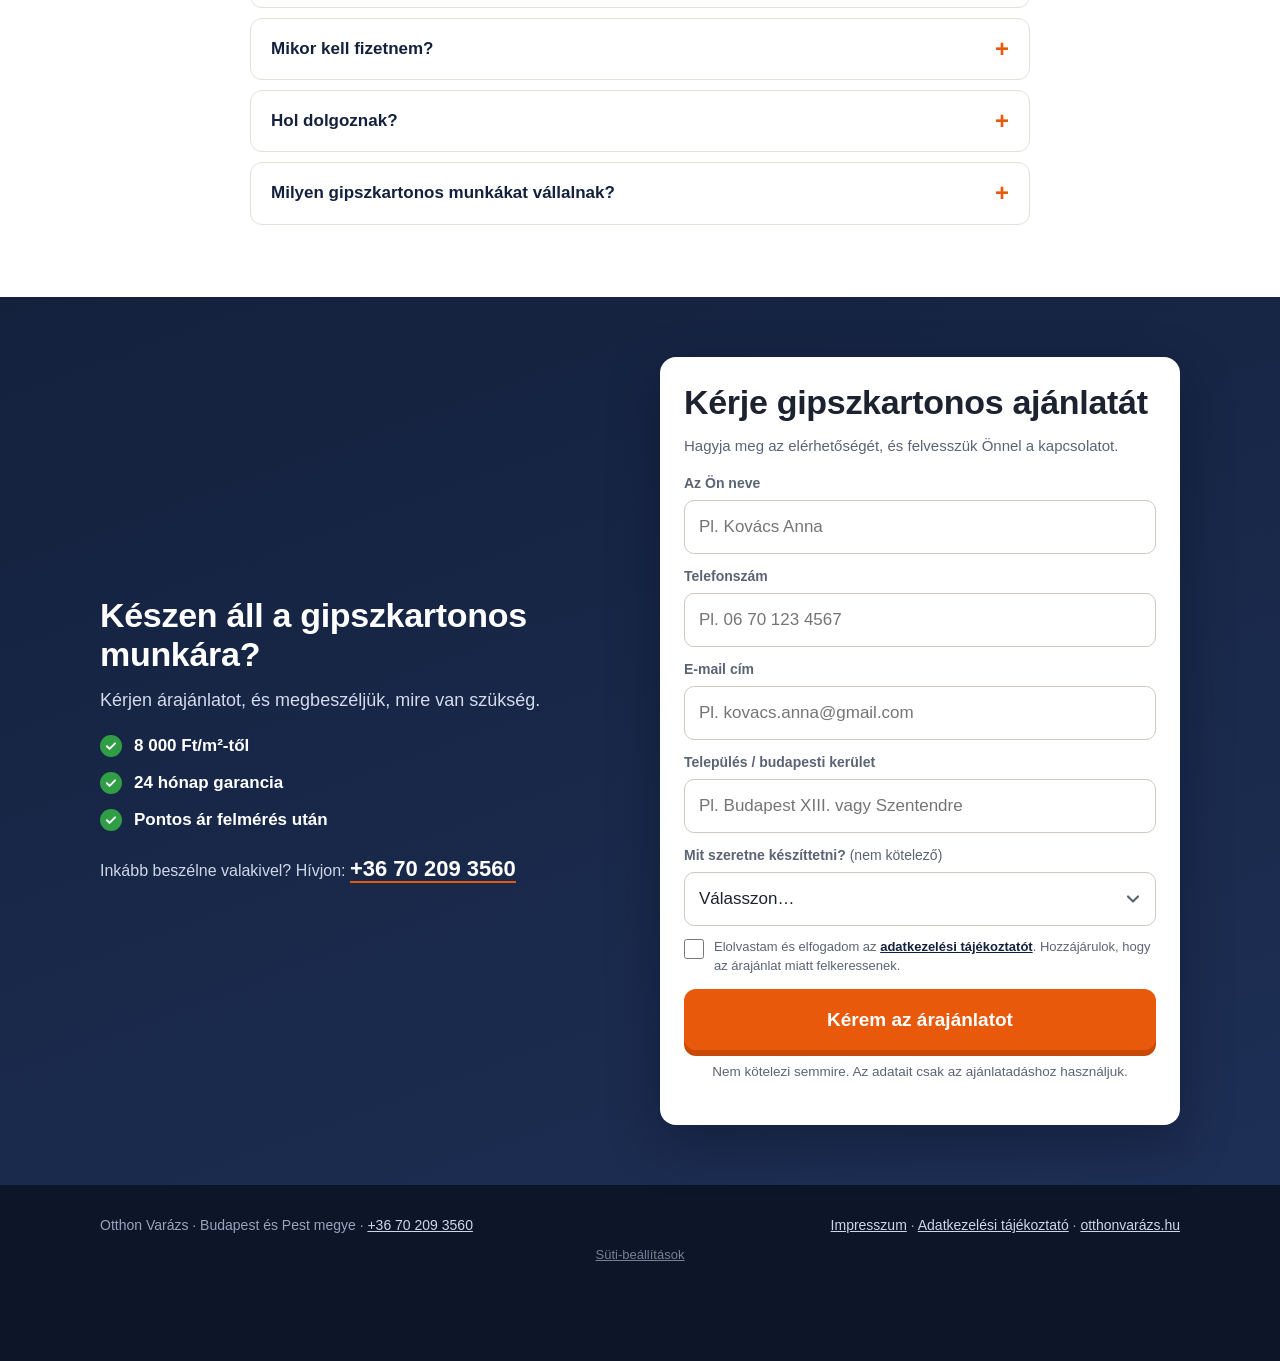
<file: gipszkartonozas/index.html>
<!DOCTYPE html>
<html lang="hu">
<head>
<meta charset="utf-8">
<meta name="viewport" content="width=device-width,initial-scale=1">
<title>Gipszkartonozás Budapesten | Otthonvarázs – 8 000 Ft/m²-től</title>
<meta name="description" content="Gipszkartonozás 8 000 Ft/m²-től: válaszfal, álmennyezet, előtétfal, médiafal. Budapest és Pest megye, 24 hónap garancia.">
<meta name="robots" content="noindex,nofollow">
<meta name="theme-color" content="#14213d">
<link rel="stylesheet" href="/assets/lp/lp.css">
</head>
<body>
<header class="top"><div class="wrap">
  <a class="logo" href="#top">Otthon<span>varázs</span></a>
  <a class="tel" href="tel:+36702093560">&#9742; +36 70 209 3560</a>
</div></header>

<main id="top">
<section class="hero"><div class="wrap grid">
  <div>
    <span class="eyebrow">Gipszkartonozás · Budapest és Pest megye</span>
    <h1>Gipszkartonozás <em>8 000 Ft/m²-től</em>: válaszfal, álmennyezet, előtétfal, médiafal</h1>
    <p class="sub">Saját csapatunk készíti el a gipszkartonos munkákat. Egy kapcsolattartóval, közös átadással és 24 hónap garanciával.</p>
    <ul class="checks"><li>Válaszfal, álmennyezet, előtétfal, médiafal</li><li>Gipszkartonozás 8 000 Ft/m²-től</li><li>24 hónap garancia a munkára</li><li>Pontos ár helyszíni felmérés után</li></ul>
  </div>
  <div class="formcard" id="ajanlat">
    <h2>Kérje gipszkartonos ajánlatát</h2>
    <p class="lead">Hagyja meg az elérhetőségét, és felvesszük Önnel a kapcsolatot.</p>
    
<form class="lead" novalidate>
  <div class="field"><label for="n_hero">Az Ön neve</label><input id="n_hero" name="name" type="text" autocomplete="name" placeholder="Pl. Kovács Anna"></div>
  <div class="field"><label for="p_hero">Telefonszám</label><input id="p_hero" name="phone" type="tel" inputmode="tel" autocomplete="tel" placeholder="Pl. 06 70 123 4567"></div>
  <div class="field"><label for="c_hero">Település / budapesti kerület</label><input id="c_hero" name="city" type="text" autocomplete="address-level2" placeholder="Pl. Budapest XIII. vagy Szentendre"></div>
  <div class="field"><label for="d_hero">Mit szeretne készíttetni? <span class="opt">(nem kötelező)</span></label><select id="d_hero" name="detail"><option value="">Válasszon…</option><option value="Válaszfal">Válaszfal</option><option value="Álmennyezet">Álmennyezet</option><option value="Előtétfal">Előtétfal</option><option value="Médiafal">Médiafal</option><option value="Több mindent / egyéb">Több mindent / egyéb</option></select></div>
  <label class="consent"><input type="checkbox" name="consent"><span>Elolvastam és elfogadom az <a href="https://xn--otthonvarzs-s7a.hu/adatkezeles.html" target="_blank" rel="noopener">adatkezelési tájékoztatót</a>. Hozzájárulok, hogy az árajánlat miatt felkeressenek.</span></label>
  <button class="btn" type="submit" data-cta="form_hero">Kérem az árajánlatot</button>
  <div class="msg" role="alert"></div>
  <p class="micro">Nem kötelezi semmire. Az adatait csak az ajánlatadáshoz használjuk.</p>
</form>
  </div>
</div></section>

<div class="trust"><div class="wrap">
  <div class="it"><b>24 hónap</b><span>garancia a munkára</span></div>
  <div class="it"><b>Saját kivitelezés</b><span>egy csapat, egy ajánlat</span></div>
  <div class="it"><b>Heti bejárás</b><span>fotós és videós beszámoló</span></div>
  <div class="it"><b>Budapest + Pest megye</b><span>helyszíni felmérés</span></div>
</div></div>

<section class="s"><div class="wrap">
  <div class="kicker">Mit kap</div>
  <h2 class="t">Gipszkartonos munka, amelyre építhet</h2>
  <p class="lede">Új helyiségek, álmennyezet, látványos médiafal. Mi a teljes gipszkartonos munkát elvégezzük.</p>
  <div class="cards"><div class="card"><div class="ic">1</div><h3>Válaszfal</h3><p>Új helyiségek kialakítása gipszkartonnal.</p></div><div class="card"><div class="ic">2</div><h3>Álmennyezet</h3><p>Álmennyezet készítése a lakásban.</p></div><div class="card"><div class="ic">3</div><h3>Előtétfal</h3><p>Hálószobában vagy nappaliban egyaránt.</p></div><div class="card"><div class="ic">4</div><h3>Médiafal</h3><p>Látványos fal a tévének és a nappali hangulatának.</p></div><div class="card"><div class="ic">5</div><h3>Egy kapcsolattartó, közös átadás</h3><p>Egy emberrel egyeztet, a végén együtt nézzük át a munkát.</p></div><div class="card"><div class="ic">6</div><h3>24 hónap garancia</h3><p>Az átadás után 24 hónap garancia a munkára.</p></div></div>
</div></section>

<section class="s alt"><div class="wrap">
  <div class="kicker">Így zajlik</div>
  <h2 class="t">Öt lépés az ajánlatkéréstől az átadásig</h2>
  <p class="lede">Nem kell tapasztalnia a felújítás hetekig tartó szervezését. Egy kapcsolattartó viszi végig, Ön pedig mindig tudja, hol tart a munka.</p>
  <div class="steps"><div class="step"><h3>Kitölti az űrlapot</h3><p>Fél perc az egész. Csak a nevét, telefonszámát és a települést kérjük.</p></div><div class="step"><h3>Felvesszük a kapcsolatot</h3><p>Telefonon egyeztetjük, mit szeretne, és időpontot kérünk a helyszíni felmérésre.</p></div><div class="step"><h3>Helyszíni felmérés, pontos ár</h3><p>A felmérés után pontos árat adunk, nincs találgatás.</p></div><div class="step"><h3>Kivitelezés heti bejárással</h3><p>Saját csapatunk dolgozik. Hetente bejárás, fotós és videós beszámoló.</p></div><div class="step"><h3>Közös átadás, 24 hónap garancia</h3><p>Együtt nézzük át a kész munkát. Az átadás után a garancia véd.</p></div></div>
</div></section>

<section class="s"><div class="wrap">
  <div class="pricebox">
    <div>
      <div class="kicker" style="color:#ffb88c">Átlátható árak</div>
      <h2>Az ár nyilvános</h2>
      <p>A gipszkartonozás tájékoztató ára az alábbi. A pontos összeget a munka típusa és mérete alapján, helyszíni felmérés után adjuk meg.</p>
      
    </div>
    <div>
      <div class="prow"><span>Gipszkartonozás</span><b>8 000 Ft/m²-től</b></div>
      <p class="pnote">Tájékoztató ár (válaszfal, álmennyezet, előtétfal, médiafal). A pontos ár a munka típusától és méretétől függ.</p>
    </div>
  </div>
</div></section>

<section class="s alt" id="gallery" style="display:none"><div class="wrap">
  <div class="kicker">Munkáink</div>
  <h2 class="t">Előtte-utána: valódi munkák</h2>
  <div class="gal" id="galbox"></div>
  <p class="more"><a href="https://xn--otthonvarzs-s7a.hu/#munkaink" target="_blank" rel="noopener">Összes referencia megtekintése →</a></p>
</div></section>

<section class="s"><div class="wrap">
  <div class="guar">
    <div class="badge"><div><b>24</b><small>HÓNAP<br>GARANCIA</small></div></div>
    <div>
      <h3>Közös átadás és 24 hónap garancia a munkára</h3>
      <p>Nem kell találgatnia, mit kap. A munka végén közösen átvesszük, amit elkészítettünk, az átadás után pedig 24 hónap garanciával állunk a munkánk mögött. A számlázás az elkészült munkanemek után történik, így a kifizetés követi a haladást.</p>
    </div>
  </div>
  <p class="more"><a href="https://xn--otthonvarzs-s7a.hu/#munkaink" target="_blank" rel="noopener" data-cta="munkaink">Nézze meg előtte-utána munkáinkat →</a></p>
</div></section>

<section class="s alt"><div class="wrap" style="max-width:820px">
  <div class="kicker">Gyakori kérdések</div>
  <h2 class="t">Amit érdemes tudni, mielőtt döntene</h2>
  <div style="margin-top:22px"><details><summary>Mennyibe kerül?</summary><p>A gipszkartonozás tájékoztató ára 8 000 Ft/m²-től. A pontos árat a munka típusa és mérete alapján, helyszíni felmérés után adjuk meg.</p></details><details><summary>Mi van, ha később hiba derül ki?</summary><p>A munkára 24 hónap garanciát vállalunk, az átadást pedig közösen végezzük el.</p></details><details><summary>Mennyire leszek képben a munka alatt?</summary><p>Hetente bejárás van a munkaterületen, emellett fotós és videós beszámolót kap. Egy kapcsolattartója lesz az elejétől a végéig.</p></details><details><summary>Mikor kell fizetnem?</summary><p>A számlázás az elkészült munkanemek után történik.</p></details><details><summary>Hol dolgoznak?</summary><p>Budapesten és Pest megyében. Ha nem biztos benne, hogy a települése beletartozik, írja be az űrlapba, és jelezzük.</p></details><details><summary>Milyen gipszkartonos munkákat vállalnak?</summary><p>Válaszfalat, álmennyezetet, előtétfalat és médiafalat is készítünk.</p></details></div>
</div></section>

<section class="final" id="kerjen"><div class="wrap grid">
  <div>
    <h2>Készen áll a gipszkartonos munkára?</h2>
    <p class="lead2">Kérjen árajánlatot, és megbeszéljük, mire van szükség.</p>
    <ul class="checks"><li>8 000 Ft/m²-től</li><li>24 hónap garancia</li><li>Pontos ár felmérés után</li></ul>
    <p class="callline">Inkább beszélne valakivel? Hívjon: <a href="tel:+36702093560">+36 70 209 3560</a></p>
  </div>
  <div class="formcard">
    <h2>Kérje gipszkartonos ajánlatát</h2>
    <p class="lead">Hagyja meg az elérhetőségét, és felvesszük Önnel a kapcsolatot.</p>
    
<form class="lead" novalidate>
  <div class="field"><label for="n_final">Az Ön neve</label><input id="n_final" name="name" type="text" autocomplete="name" placeholder="Pl. Kovács Anna"></div>
  <div class="field"><label for="p_final">Telefonszám</label><input id="p_final" name="phone" type="tel" inputmode="tel" autocomplete="tel" placeholder="Pl. 06 70 123 4567"></div>
  <div class="field"><label for="c_final">Település / budapesti kerület</label><input id="c_final" name="city" type="text" autocomplete="address-level2" placeholder="Pl. Budapest XIII. vagy Szentendre"></div>
  <div class="field"><label for="d_final">Mit szeretne készíttetni? <span class="opt">(nem kötelező)</span></label><select id="d_final" name="detail"><option value="">Válasszon…</option><option value="Válaszfal">Válaszfal</option><option value="Álmennyezet">Álmennyezet</option><option value="Előtétfal">Előtétfal</option><option value="Médiafal">Médiafal</option><option value="Több mindent / egyéb">Több mindent / egyéb</option></select></div>
  <label class="consent"><input type="checkbox" name="consent"><span>Elolvastam és elfogadom az <a href="https://xn--otthonvarzs-s7a.hu/adatkezeles.html" target="_blank" rel="noopener">adatkezelési tájékoztatót</a>. Hozzájárulok, hogy az árajánlat miatt felkeressenek.</span></label>
  <button class="btn" type="submit" data-cta="form_final">Kérem az árajánlatot</button>
  <div class="msg" role="alert"></div>
  <p class="micro">Nem kötelezi semmire. Az adatait csak az ajánlatadáshoz használjuk.</p>
</form>
  </div>
</div></section>
</main>

<footer><div class="wrap">
  <div>Otthon Varázs &middot; Budapest és Pest megye &middot; <a href="tel:+36702093560">+36 70 209 3560</a></div>
  <div><a href="https://xn--otthonvarzs-s7a.hu/impresszum.html" target="_blank" rel="noopener">Impresszum</a> &middot; <a href="https://xn--otthonvarzs-s7a.hu/adatkezeles.html" target="_blank" rel="noopener">Adatkezelési tájékoztató</a> &middot; <a href="https://xn--otthonvarzs-s7a.hu" target="_blank" rel="noopener">otthonvarázs.hu</a></div>
</div></footer>

<div class="sticky"><a class="c" href="tel:+36702093560">&#9742; Hívás</a><a class="q" href="#ajanlat" data-cta="sticky_quote">Árajánlat kérése</a></div>

<script>window.LP={"page": "gipszkartonozas", "service": "Gipszkartonozás", "btn": "Kérem az árajánlatot", "phone": "+36 70 209 3560"};</script>
<script src="/assets/lp/lp.js" defer></script>
</body>
</html>
</file>
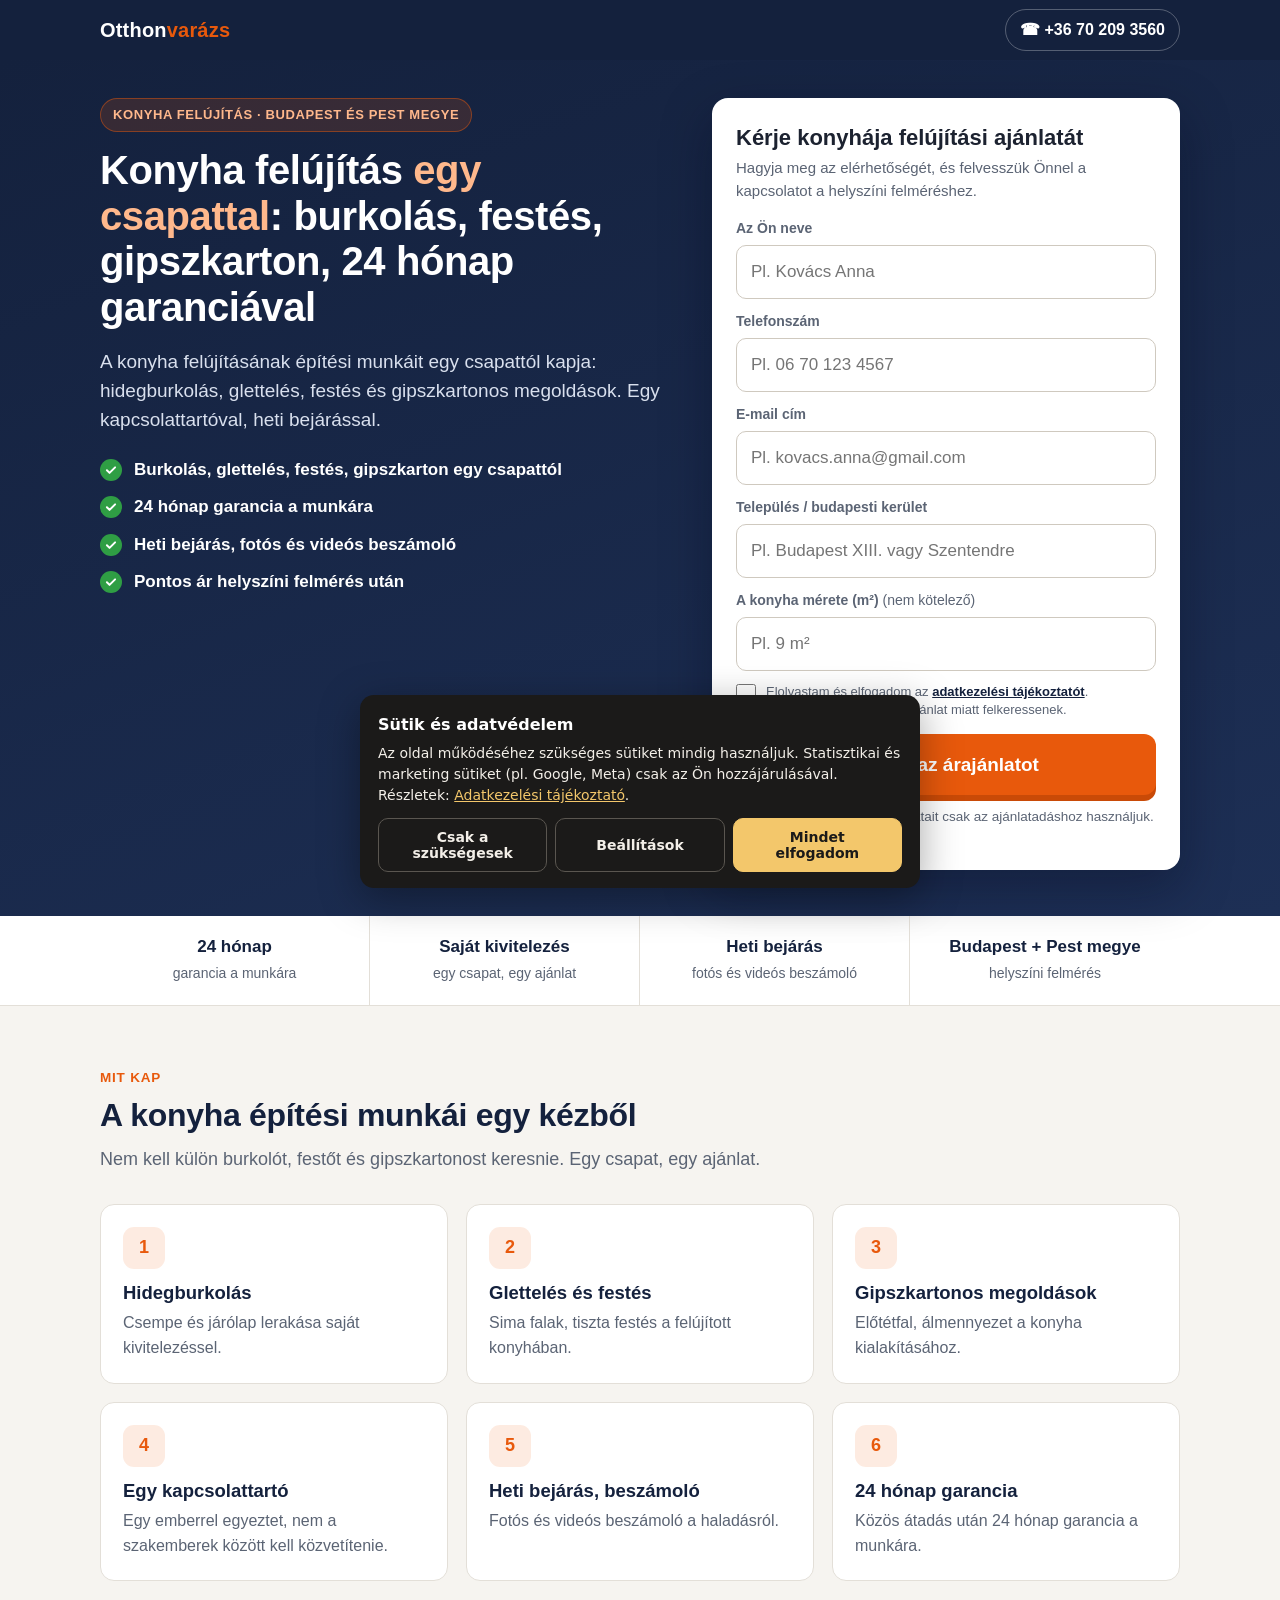
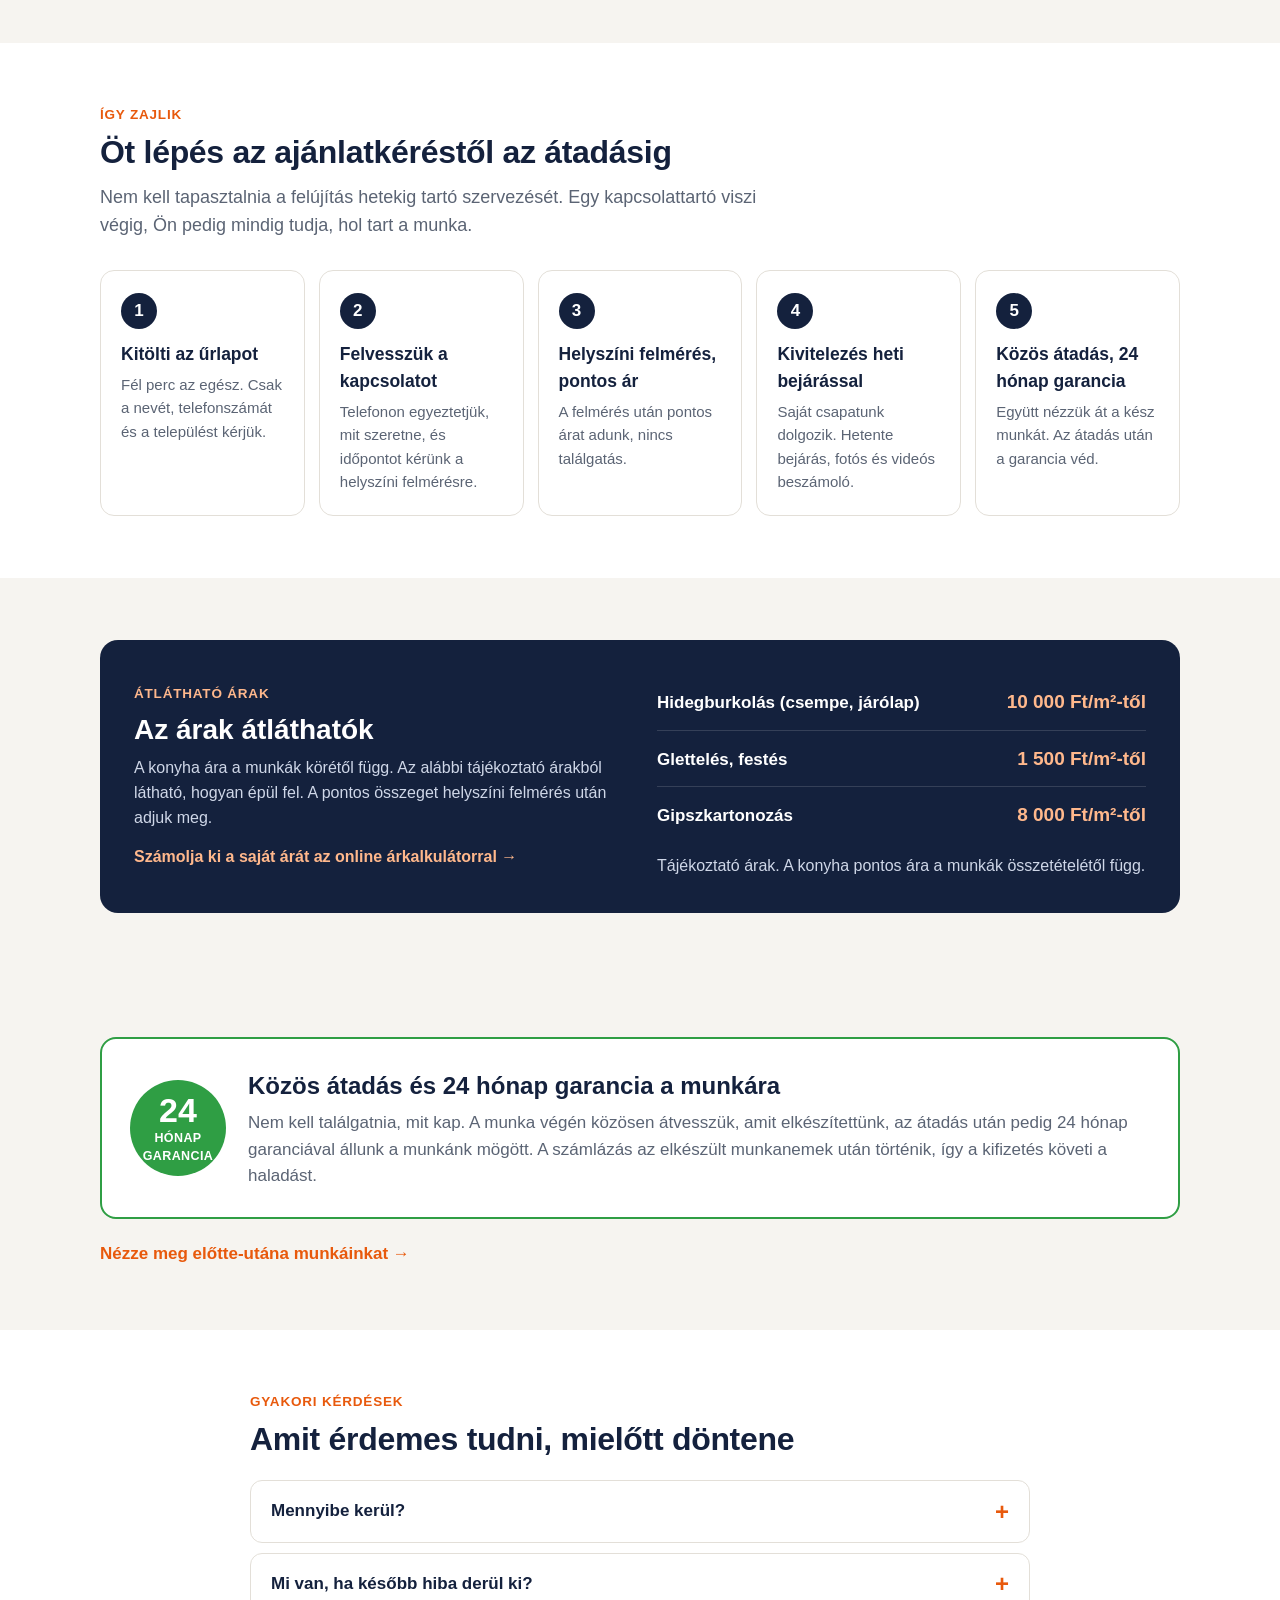
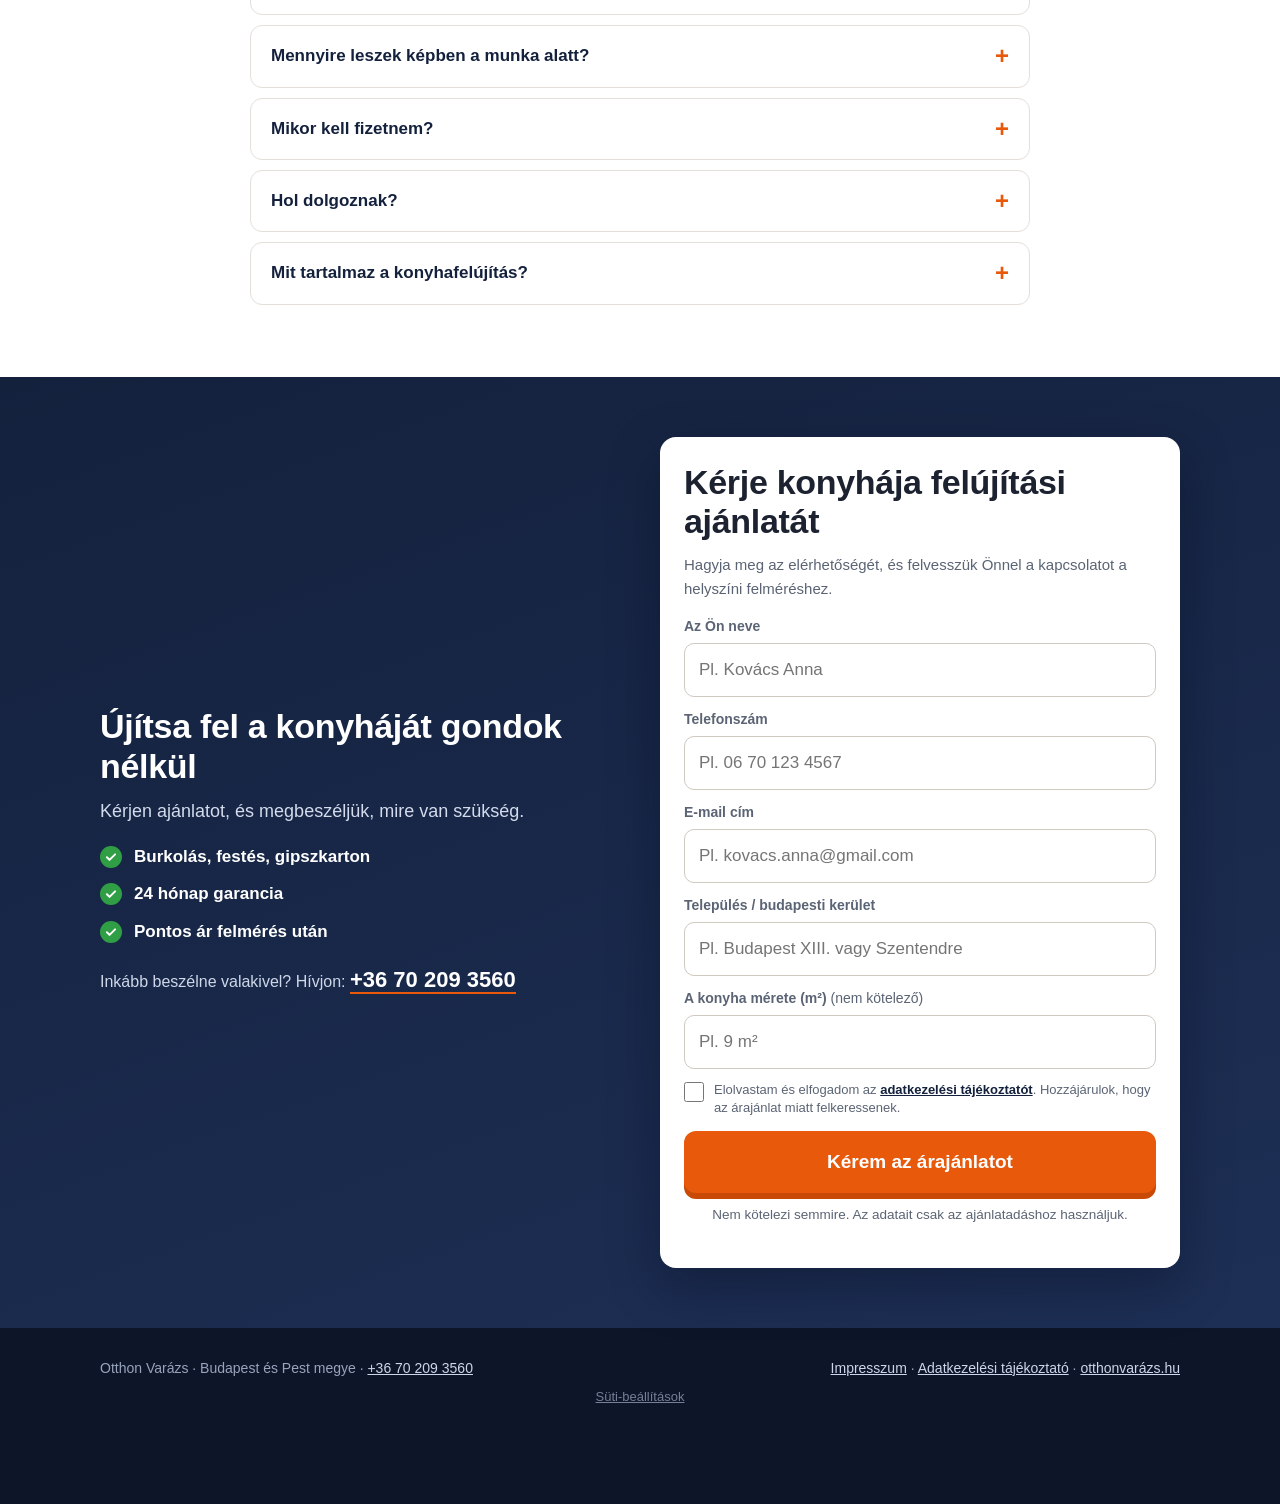
<file: konyha-felujitas/index.html>
<!DOCTYPE html>
<html lang="hu">
<head>
<meta charset="utf-8">
<meta name="viewport" content="width=device-width,initial-scale=1">
<title>Konyha felújítás Budapesten | Otthonvarázs – garanciával</title>
<meta name="description" content="Konyha felújítás burkolással, festéssel, gipszkartonnal egy csapattól. Budapest és Pest megye, 24 hónap garancia, pontos ár felmérés után.">
<meta name="robots" content="noindex,nofollow">
<meta name="theme-color" content="#14213d">
<link rel="stylesheet" href="/assets/lp/lp.css">
</head>
<body>
<header class="top"><div class="wrap">
  <a class="logo" href="#top">Otthon<span>varázs</span></a>
  <a class="tel" href="tel:+36702093560">&#9742; +36 70 209 3560</a>
</div></header>

<main id="top">
<section class="hero"><div class="wrap grid">
  <div>
    <span class="eyebrow">Konyha felújítás · Budapest és Pest megye</span>
    <h1>Konyha felújítás <em>egy csapattal</em>: burkolás, festés, gipszkarton, 24 hónap garanciával</h1>
    <p class="sub">A konyha felújításának építési munkáit egy csapattól kapja: hidegburkolás, glettelés, festés és gipszkartonos megoldások. Egy kapcsolattartóval, heti bejárással.</p>
    <ul class="checks"><li>Burkolás, glettelés, festés, gipszkarton egy csapattól</li><li>24 hónap garancia a munkára</li><li>Heti bejárás, fotós és videós beszámoló</li><li>Pontos ár helyszíni felmérés után</li></ul>
  </div>
  <div class="formcard" id="ajanlat">
    <h2>Kérje konyhája felújítási ajánlatát</h2>
    <p class="lead">Hagyja meg az elérhetőségét, és felvesszük Önnel a kapcsolatot a helyszíni felméréshez.</p>
    
<form class="lead" novalidate>
  <div class="field"><label for="n_hero">Az Ön neve</label><input id="n_hero" name="name" type="text" autocomplete="name" placeholder="Pl. Kovács Anna"></div>
  <div class="field"><label for="p_hero">Telefonszám</label><input id="p_hero" name="phone" type="tel" inputmode="tel" autocomplete="tel" placeholder="Pl. 06 70 123 4567"></div>
  <div class="field"><label for="c_hero">Település / budapesti kerület</label><input id="c_hero" name="city" type="text" autocomplete="address-level2" placeholder="Pl. Budapest XIII. vagy Szentendre"></div>
  <div class="field"><label for="d_hero">A konyha mérete (m²) <span class="opt">(nem kötelező)</span></label><input id="d_hero" name="detail" type="text" placeholder="Pl. 9 m²" autocomplete="off"></div>
  <label class="consent"><input type="checkbox" name="consent"><span>Elolvastam és elfogadom az <a href="https://xn--otthonvarzs-s7a.hu/adatkezeles.html" target="_blank" rel="noopener">adatkezelési tájékoztatót</a>. Hozzájárulok, hogy az árajánlat miatt felkeressenek.</span></label>
  <button class="btn" type="submit" data-cta="form_hero">Kérem az árajánlatot</button>
  <div class="msg" role="alert"></div>
  <p class="micro">Nem kötelezi semmire. Az adatait csak az ajánlatadáshoz használjuk.</p>
</form>
  </div>
</div></section>

<div class="trust"><div class="wrap">
  <div class="it"><b>24 hónap</b><span>garancia a munkára</span></div>
  <div class="it"><b>Saját kivitelezés</b><span>egy csapat, egy ajánlat</span></div>
  <div class="it"><b>Heti bejárás</b><span>fotós és videós beszámoló</span></div>
  <div class="it"><b>Budapest + Pest megye</b><span>helyszíni felmérés</span></div>
</div></div>

<section class="s"><div class="wrap">
  <div class="kicker">Mit kap</div>
  <h2 class="t">A konyha építési munkái egy kézből</h2>
  <p class="lede">Nem kell külön burkolót, festőt és gipszkartonost keresnie. Egy csapat, egy ajánlat.</p>
  <div class="cards"><div class="card"><div class="ic">1</div><h3>Hidegburkolás</h3><p>Csempe és járólap lerakása saját kivitelezéssel.</p></div><div class="card"><div class="ic">2</div><h3>Glettelés és festés</h3><p>Sima falak, tiszta festés a felújított konyhában.</p></div><div class="card"><div class="ic">3</div><h3>Gipszkartonos megoldások</h3><p>Előtétfal, álmennyezet a konyha kialakításához.</p></div><div class="card"><div class="ic">4</div><h3>Egy kapcsolattartó</h3><p>Egy emberrel egyeztet, nem a szakemberek között kell közvetítenie.</p></div><div class="card"><div class="ic">5</div><h3>Heti bejárás, beszámoló</h3><p>Fotós és videós beszámoló a haladásról.</p></div><div class="card"><div class="ic">6</div><h3>24 hónap garancia</h3><p>Közös átadás után 24 hónap garancia a munkára.</p></div></div>
</div></section>

<section class="s alt"><div class="wrap">
  <div class="kicker">Így zajlik</div>
  <h2 class="t">Öt lépés az ajánlatkéréstől az átadásig</h2>
  <p class="lede">Nem kell tapasztalnia a felújítás hetekig tartó szervezését. Egy kapcsolattartó viszi végig, Ön pedig mindig tudja, hol tart a munka.</p>
  <div class="steps"><div class="step"><h3>Kitölti az űrlapot</h3><p>Fél perc az egész. Csak a nevét, telefonszámát és a települést kérjük.</p></div><div class="step"><h3>Felvesszük a kapcsolatot</h3><p>Telefonon egyeztetjük, mit szeretne, és időpontot kérünk a helyszíni felmérésre.</p></div><div class="step"><h3>Helyszíni felmérés, pontos ár</h3><p>A felmérés után pontos árat adunk, nincs találgatás.</p></div><div class="step"><h3>Kivitelezés heti bejárással</h3><p>Saját csapatunk dolgozik. Hetente bejárás, fotós és videós beszámoló.</p></div><div class="step"><h3>Közös átadás, 24 hónap garancia</h3><p>Együtt nézzük át a kész munkát. Az átadás után a garancia véd.</p></div></div>
</div></section>

<section class="s"><div class="wrap">
  <div class="pricebox">
    <div>
      <div class="kicker" style="color:#ffb88c">Átlátható árak</div>
      <h2>Az árak átláthatók</h2>
      <p>A konyha ára a munkák körétől függ. Az alábbi tájékoztató árakból látható, hogyan épül fel. A pontos összeget helyszíni felmérés után adjuk meg.</p>
      <p class="more" style="margin-top:14px"><a href="https://xn--otthonvarzs-s7a.hu/#kalkulator" data-cta="kalkulator" target="_blank" rel="noopener" style="color:#ffb88c">Számolja ki a saját árát az online árkalkulátorral →</a></p>
    </div>
    <div>
      <div class="prow"><span>Hidegburkolás (csempe, járólap)</span><b>10 000 Ft/m²-től</b></div><div class="prow"><span>Glettelés, festés</span><b>1 500 Ft/m²-től</b></div><div class="prow"><span>Gipszkartonozás</span><b>8 000 Ft/m²-től</b></div>
      <p class="pnote">Tájékoztató árak. A konyha pontos ára a munkák összetételétől függ.</p>
    </div>
  </div>
</div></section>

<section class="s alt" id="gallery" style="display:none"><div class="wrap">
  <div class="kicker">Munkáink</div>
  <h2 class="t">Előtte-utána: valódi munkák</h2>
  <div class="gal" id="galbox"></div>
  <p class="more"><a href="https://xn--otthonvarzs-s7a.hu/#munkaink" target="_blank" rel="noopener">Összes referencia megtekintése →</a></p>
</div></section>

<section class="s"><div class="wrap">
  <div class="guar">
    <div class="badge"><div><b>24</b><small>HÓNAP<br>GARANCIA</small></div></div>
    <div>
      <h3>Közös átadás és 24 hónap garancia a munkára</h3>
      <p>Nem kell találgatnia, mit kap. A munka végén közösen átvesszük, amit elkészítettünk, az átadás után pedig 24 hónap garanciával állunk a munkánk mögött. A számlázás az elkészült munkanemek után történik, így a kifizetés követi a haladást.</p>
    </div>
  </div>
  <p class="more"><a href="https://xn--otthonvarzs-s7a.hu/#munkaink" target="_blank" rel="noopener" data-cta="munkaink">Nézze meg előtte-utána munkáinkat →</a></p>
</div></section>

<section class="s alt"><div class="wrap" style="max-width:820px">
  <div class="kicker">Gyakori kérdések</div>
  <h2 class="t">Amit érdemes tudni, mielőtt döntene</h2>
  <div style="margin-top:22px"><details><summary>Mennyibe kerül?</summary><p>A tájékoztató árak: hidegburkolás 10 000 Ft/m²-től, glettelés és festés 1 500 Ft/m²-től, gipszkartonozás 8 000 Ft/m²-től. A konyha pontos árát helyszíni felmérés után adjuk meg.</p></details><details><summary>Mi van, ha később hiba derül ki?</summary><p>A munkára 24 hónap garanciát vállalunk, az átadást pedig közösen végezzük el.</p></details><details><summary>Mennyire leszek képben a munka alatt?</summary><p>Hetente bejárás van a munkaterületen, emellett fotós és videós beszámolót kap. Egy kapcsolattartója lesz az elejétől a végéig.</p></details><details><summary>Mikor kell fizetnem?</summary><p>A számlázás az elkészült munkanemek után történik.</p></details><details><summary>Hol dolgoznak?</summary><p>Budapesten és Pest megyében. Ha nem biztos benne, hogy a települése beletartozik, írja be az űrlapba, és jelezzük.</p></details><details><summary>Mit tartalmaz a konyhafelújítás?</summary><p>A burkolási, glettelési, festési és gipszkartonos munkákat tudjuk egy csapattal elvégezni. A munka pontos tartalmát a helyszíni felmérésen egyeztetjük.</p></details></div>
</div></section>

<section class="final" id="kerjen"><div class="wrap grid">
  <div>
    <h2>Újítsa fel a konyháját gondok nélkül</h2>
    <p class="lead2">Kérjen ajánlatot, és megbeszéljük, mire van szükség.</p>
    <ul class="checks"><li>Burkolás, festés, gipszkarton</li><li>24 hónap garancia</li><li>Pontos ár felmérés után</li></ul>
    <p class="callline">Inkább beszélne valakivel? Hívjon: <a href="tel:+36702093560">+36 70 209 3560</a></p>
  </div>
  <div class="formcard">
    <h2>Kérje konyhája felújítási ajánlatát</h2>
    <p class="lead">Hagyja meg az elérhetőségét, és felvesszük Önnel a kapcsolatot a helyszíni felméréshez.</p>
    
<form class="lead" novalidate>
  <div class="field"><label for="n_final">Az Ön neve</label><input id="n_final" name="name" type="text" autocomplete="name" placeholder="Pl. Kovács Anna"></div>
  <div class="field"><label for="p_final">Telefonszám</label><input id="p_final" name="phone" type="tel" inputmode="tel" autocomplete="tel" placeholder="Pl. 06 70 123 4567"></div>
  <div class="field"><label for="c_final">Település / budapesti kerület</label><input id="c_final" name="city" type="text" autocomplete="address-level2" placeholder="Pl. Budapest XIII. vagy Szentendre"></div>
  <div class="field"><label for="d_final">A konyha mérete (m²) <span class="opt">(nem kötelező)</span></label><input id="d_final" name="detail" type="text" placeholder="Pl. 9 m²" autocomplete="off"></div>
  <label class="consent"><input type="checkbox" name="consent"><span>Elolvastam és elfogadom az <a href="https://xn--otthonvarzs-s7a.hu/adatkezeles.html" target="_blank" rel="noopener">adatkezelési tájékoztatót</a>. Hozzájárulok, hogy az árajánlat miatt felkeressenek.</span></label>
  <button class="btn" type="submit" data-cta="form_final">Kérem az árajánlatot</button>
  <div class="msg" role="alert"></div>
  <p class="micro">Nem kötelezi semmire. Az adatait csak az ajánlatadáshoz használjuk.</p>
</form>
  </div>
</div></section>
</main>

<footer><div class="wrap">
  <div>Otthon Varázs &middot; Budapest és Pest megye &middot; <a href="tel:+36702093560">+36 70 209 3560</a></div>
  <div><a href="https://xn--otthonvarzs-s7a.hu/impresszum.html" target="_blank" rel="noopener">Impresszum</a> &middot; <a href="https://xn--otthonvarzs-s7a.hu/adatkezeles.html" target="_blank" rel="noopener">Adatkezelési tájékoztató</a> &middot; <a href="https://xn--otthonvarzs-s7a.hu" target="_blank" rel="noopener">otthonvarázs.hu</a></div>
</div></footer>

<div class="sticky"><a class="c" href="tel:+36702093560">&#9742; Hívás</a><a class="q" href="#ajanlat" data-cta="sticky_quote">Árajánlat kérése</a></div>

<script>window.LP={"page": "konyha-felujitas", "service": "Konyha felújítás", "btn": "Kérem az árajánlatot", "phone": "+36 70 209 3560"};</script>
<script src="/assets/lp/lp.js" defer></script>
</body>
</html>
</file>
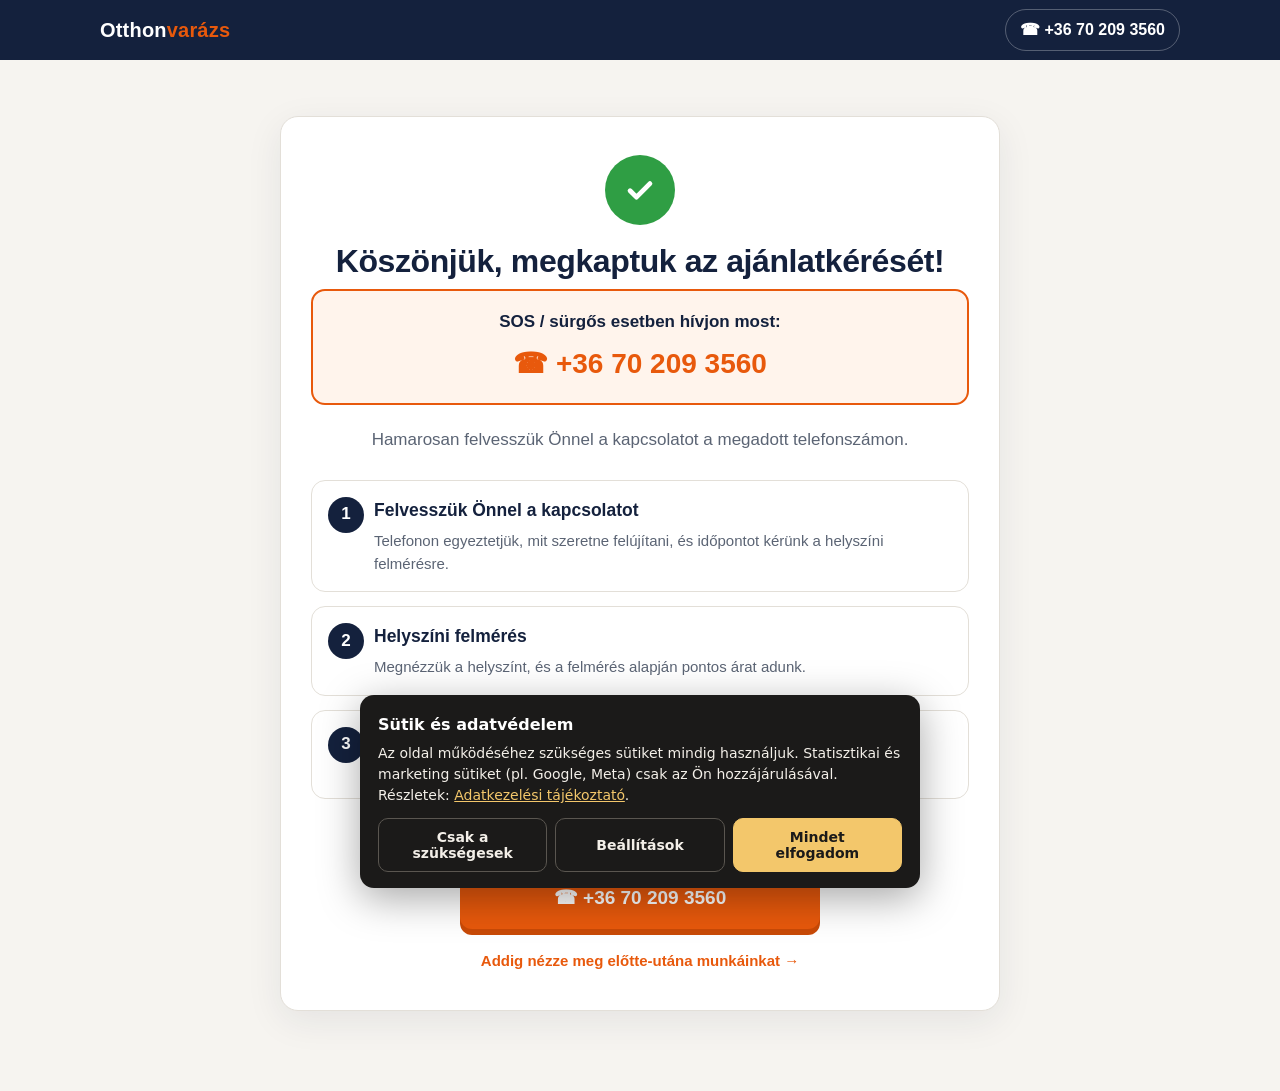
<file: koszonjuk/index.html>
<!DOCTYPE html>
<html lang="hu">
<head>
<meta charset="utf-8">
<meta name="viewport" content="width=device-width,initial-scale=1">
<title>Köszönjük az ajánlatkérést | Otthonvarázs</title>
<meta name="robots" content="noindex,nofollow">
<link rel="stylesheet" href="/assets/lp/lp.css">
<style>
.ty{padding:56px 0 80px}.ty .box{max-width:720px;margin:0 auto;background:#fff;border:1px solid var(--line);border-radius:18px;padding:38px 30px;text-align:center;box-shadow:0 10px 36px rgba(20,33,61,.08)}
.ty .ok{width:70px;height:70px;border-radius:50%;background:var(--green);margin:0 auto 18px;display:grid;place-items:center}
.ty h1{color:var(--navy);font-size:32px;margin-bottom:10px}.ty p{color:var(--mut)}
.ty .steps{grid-template-columns:1fr;text-align:left;margin:26px 0}
.ty .step{padding:16px 18px 16px 62px}.ty .step:before{position:absolute;left:16px;top:16px;margin:0}
</style>
</head>
<body>
<header class="top"><div class="wrap"><a class="logo" href="https://xn--otthonvarzs-s7a.hu">Otthon<span>varázs</span></a><a class="tel" href="tel:+36702093560">&#9742; +36 70 209 3560</a></div></header>
<main class="ty"><div class="wrap"><div class="box">
  <div class="ok"><svg width="34" height="34" viewBox="0 0 24 24" fill="none" stroke="#fff" stroke-width="3.4" stroke-linecap="round" stroke-linejoin="round"><path d="M5 12.5l4.5 4.5L19 7.5"/></svg></div>
  <h1>Köszönjük, megkaptuk az ajánlatkérését!</h1>
  <div style="background:#fff4ec;border:2px solid var(--accent);border-radius:14px;padding:18px 16px;margin:0 0 22px"><div style="font-weight:800;color:var(--navy);margin-bottom:6px">SOS / sürgős esetben hívjon most:</div><a href="tel:+36702093560" data-cta="thanks_sos" style="font-size:28px;font-weight:800;color:var(--accent);text-decoration:none">&#9742; +36 70 209 3560</a></div>
  <p>Hamarosan felvesszük Önnel a kapcsolatot a megadott telefonszámon.</p>
  <div class="steps">
    <div class="step"><h3>Felvesszük Önnel a kapcsolatot</h3><p>Telefonon egyeztetjük, mit szeretne felújítani, és időpontot kérünk a helyszíni felmérésre.</p></div>
    <div class="step"><h3>Helyszíni felmérés</h3><p>Megnézzük a helyszínt, és a felmérés alapján pontos árat adunk.</p></div>
    <div class="step"><h3>Pontos árajánlat</h3><p>Egy csapat, egy ajánlat, egy kapcsolattartó. Ön dönt, nincs kötelezettsége.</p></div>
  </div>
  <p style="margin-bottom:16px">Nem szeretne várni? Hívjon minket most:</p>
  <a class="btn" style="max-width:360px;margin:0 auto" href="tel:+36702093560" data-cta="thanks_call">&#9742; +36 70 209 3560</a>
  <p style="margin-top:20px;font-size:15px"><a href="https://xn--otthonvarzs-s7a.hu/#munkaink" style="color:var(--accent);font-weight:800;text-decoration:none">Addig nézze meg előtte-utána munkáinkat →</a></p>
</div></div></main>
<script>window.LP={page:"thanks",thanks:true};</script>
<script src="/assets/lp/lp.js" defer></script>
</body>
</html>
</file>
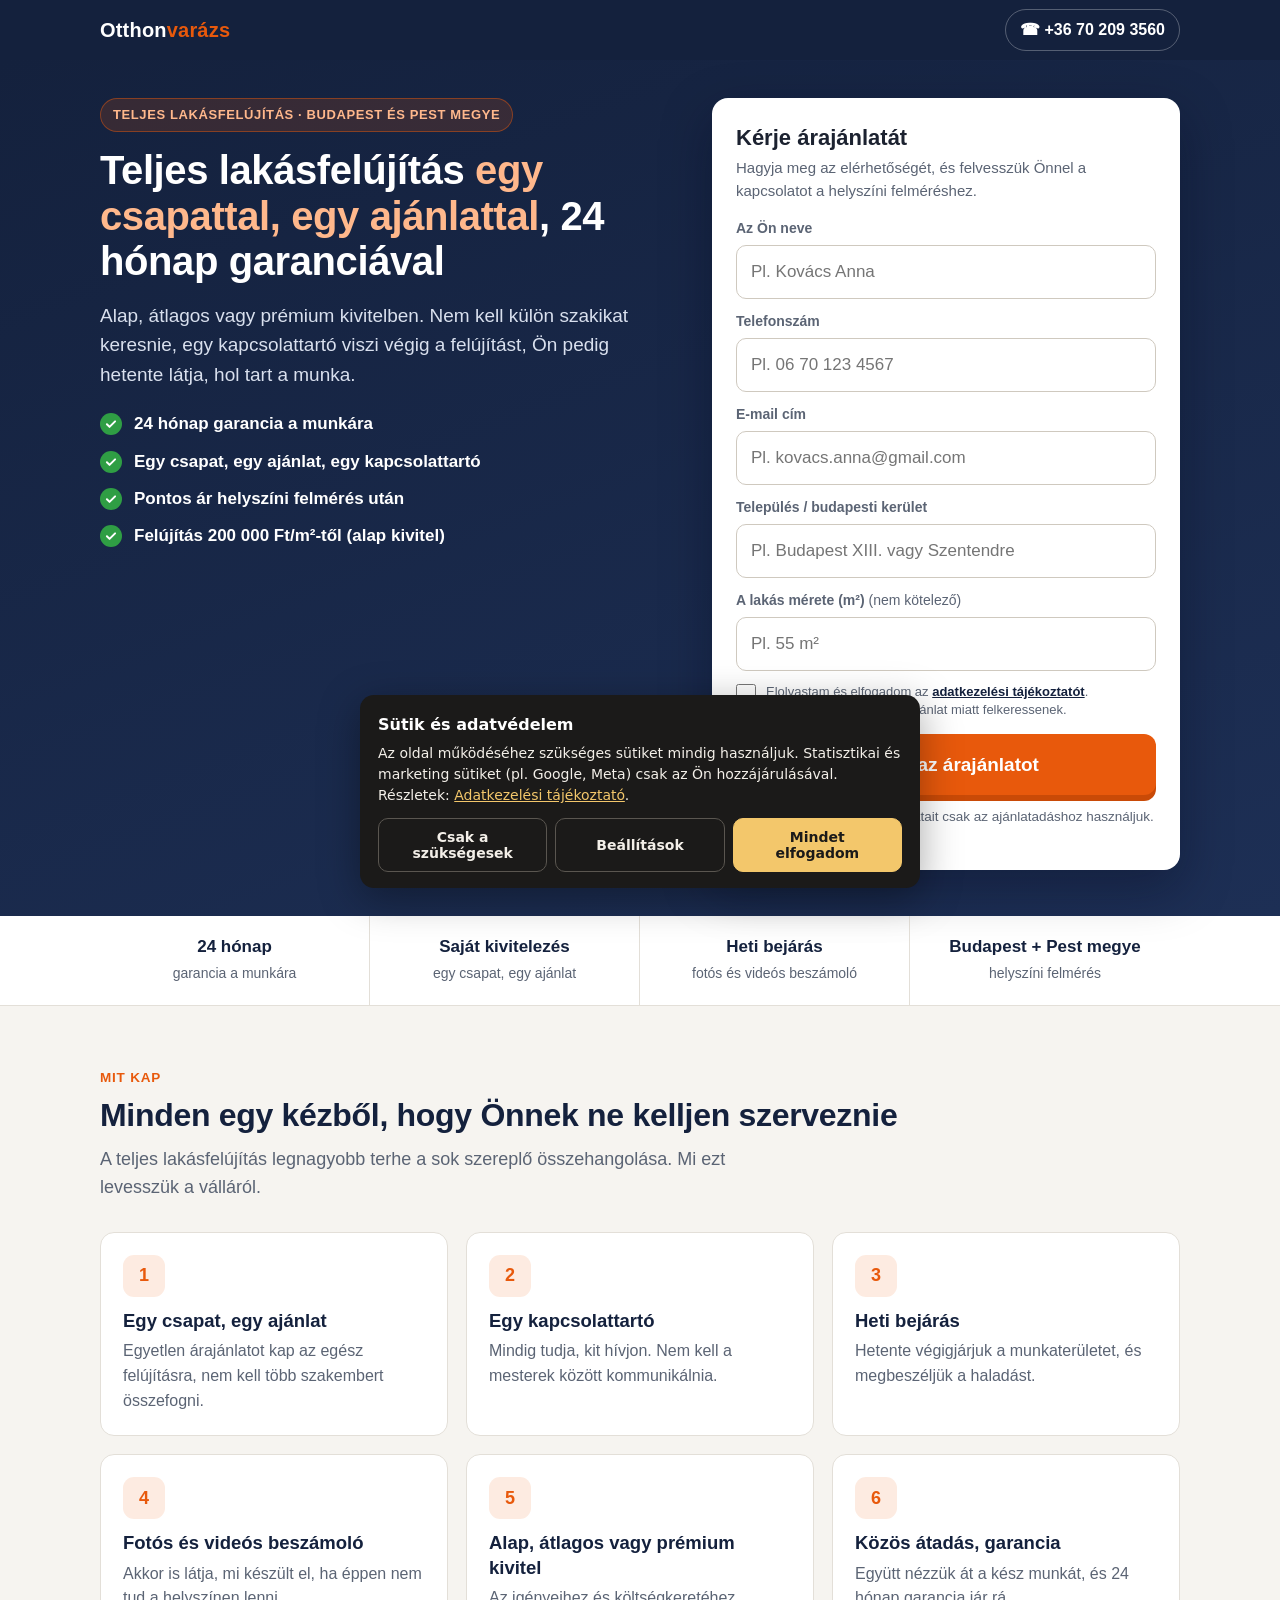
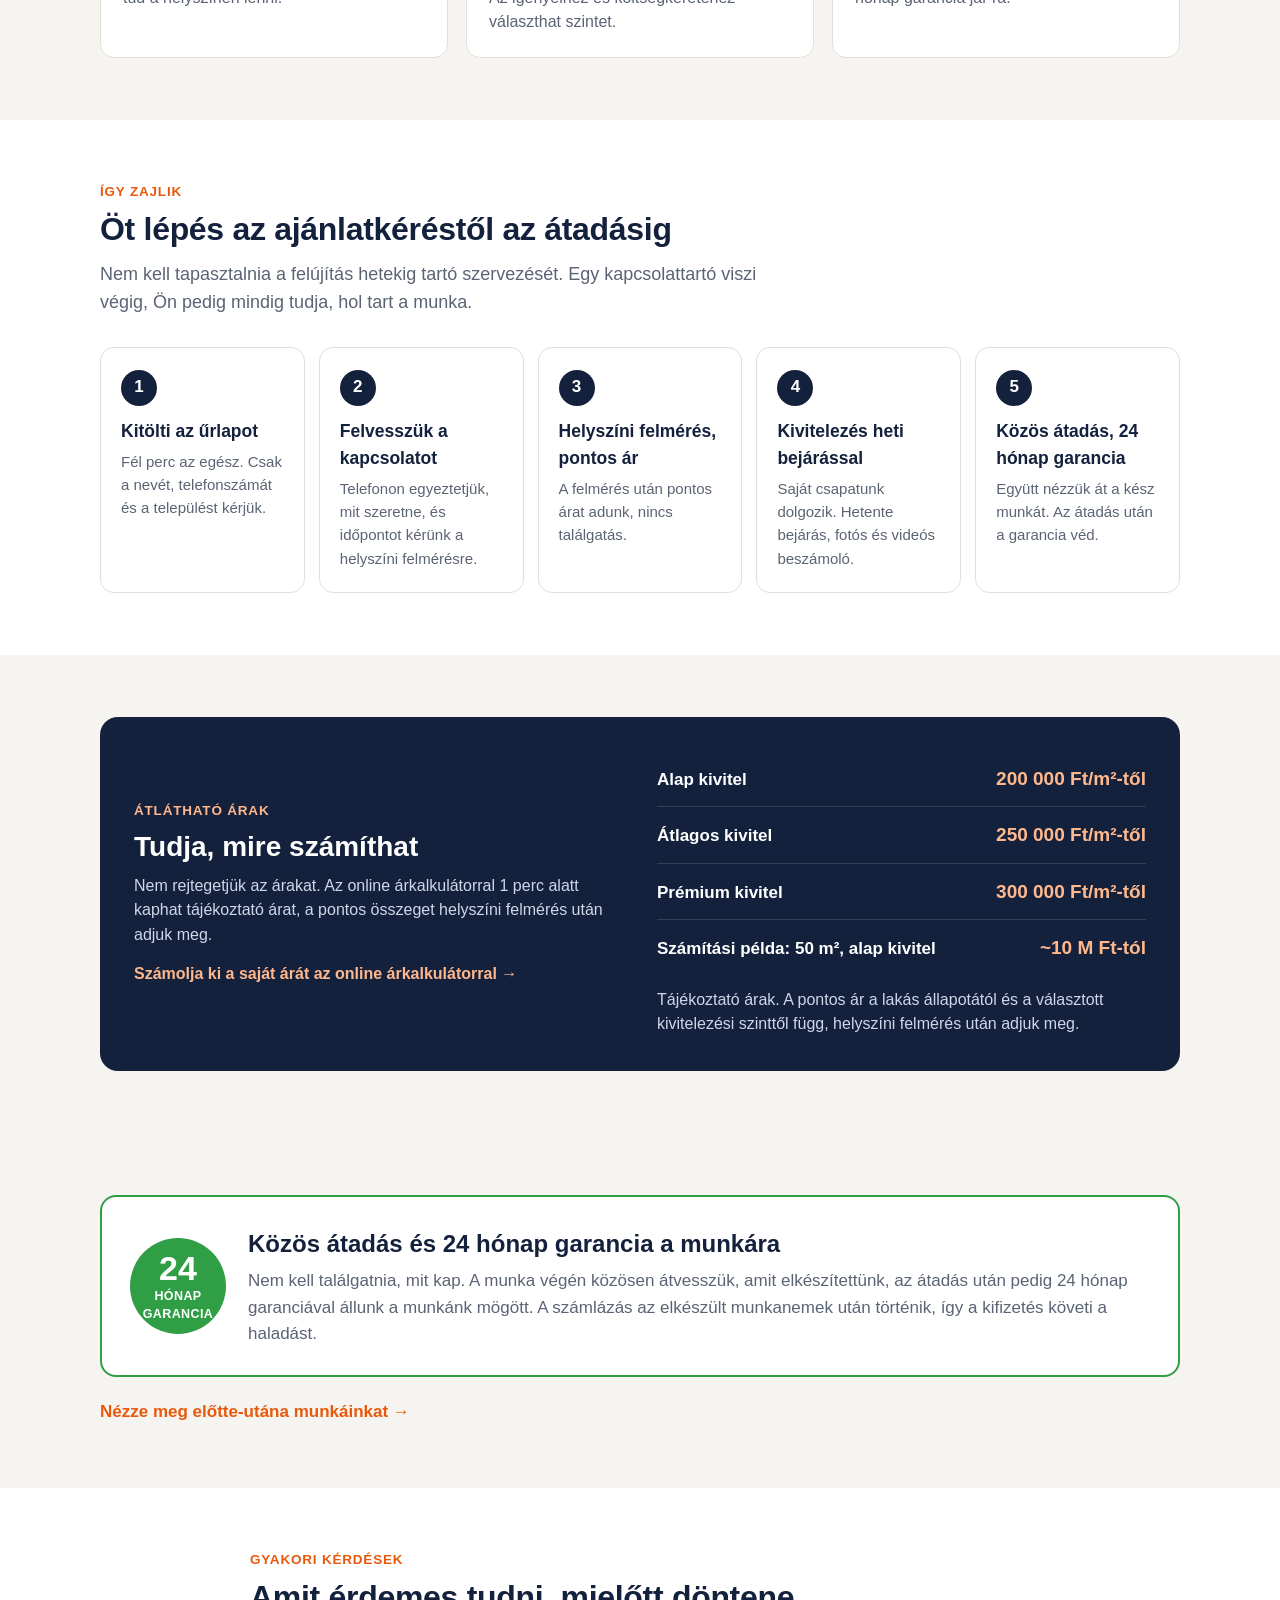
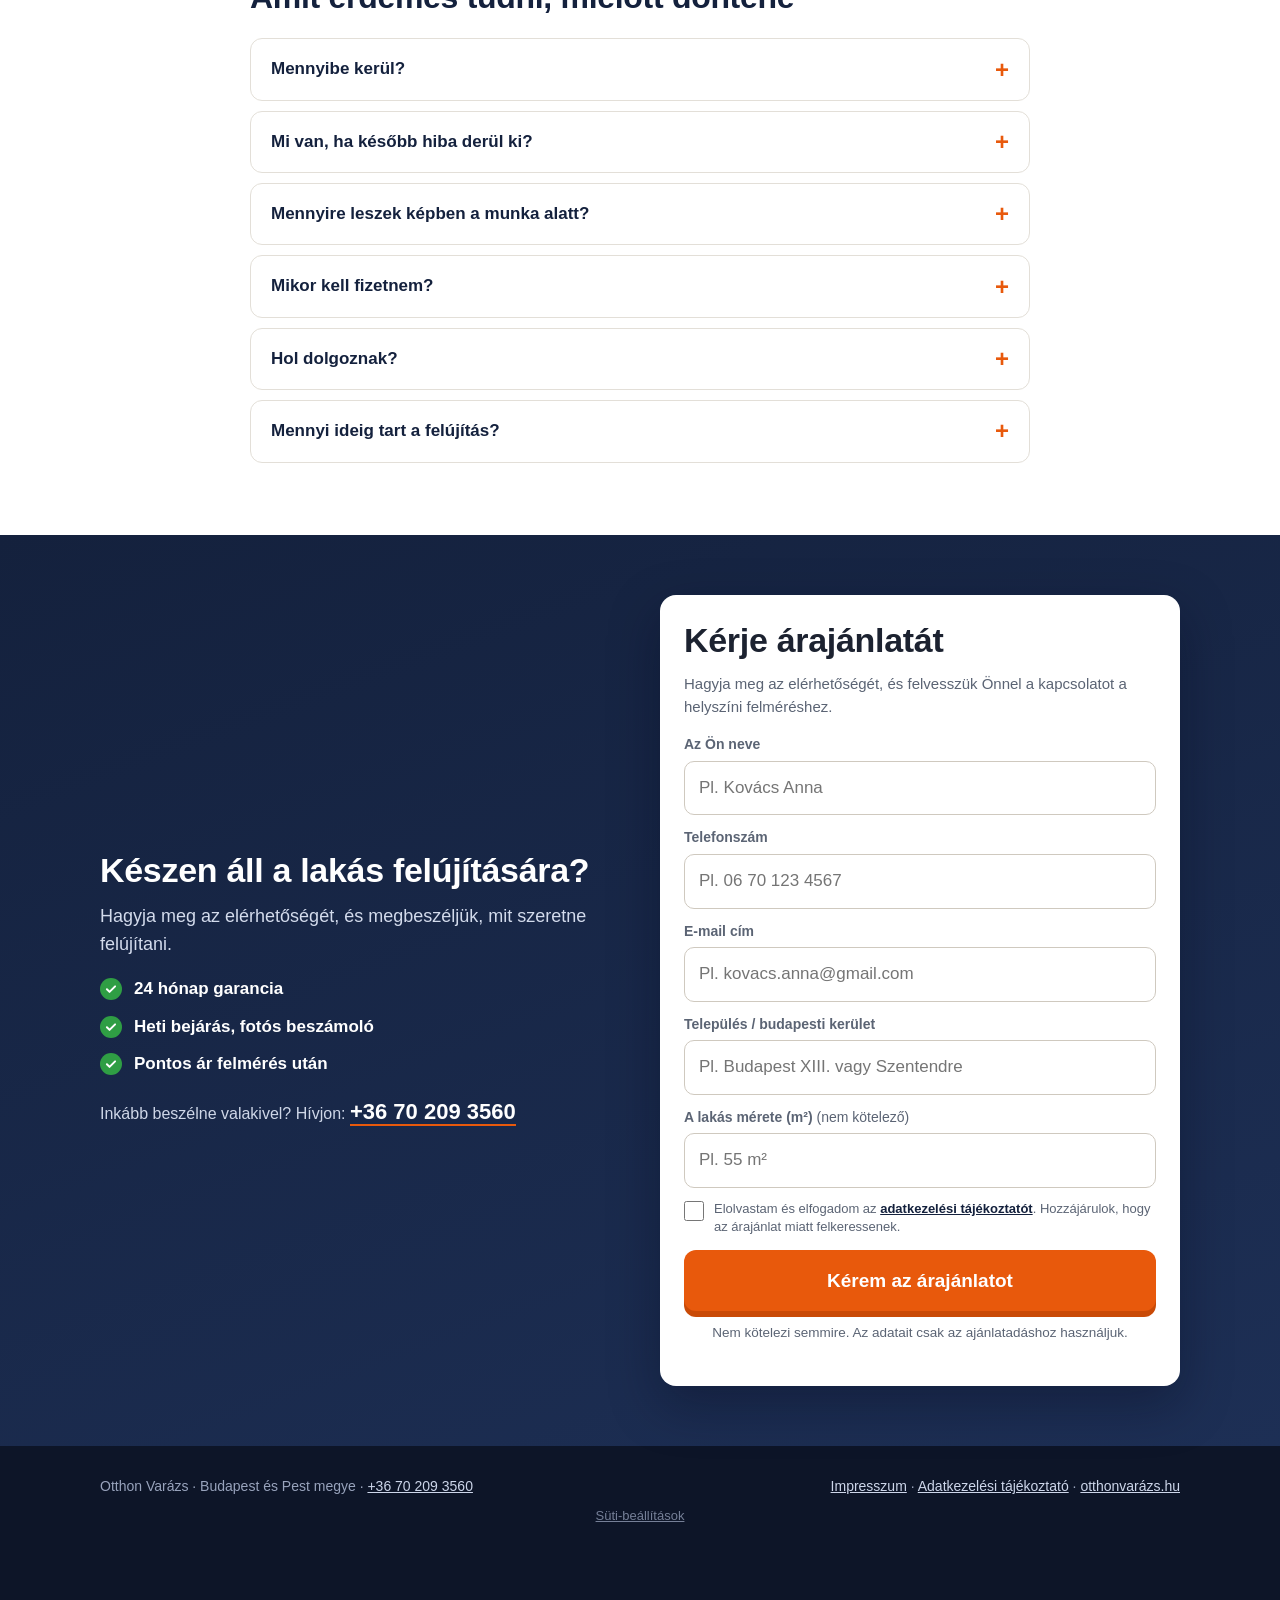
<file: lakasfelujitas/index.html>
<!DOCTYPE html>
<html lang="hu">
<head>
<meta charset="utf-8">
<meta name="viewport" content="width=device-width,initial-scale=1">
<title>Teljes lakásfelújítás Budapesten | Otthonvarázs – 24 hónap garancia</title>
<meta name="description" content="Teljes lakásfelújítás egy csapattal, egy ajánlattal Budapesten és Pest megyében. 24 hónap garancia, heti bejárás, pontos ár helyszíni felmérés után.">
<meta name="robots" content="noindex,nofollow">
<meta name="theme-color" content="#14213d">
<link rel="stylesheet" href="/assets/lp/lp.css">
</head>
<body>
<header class="top"><div class="wrap">
  <a class="logo" href="#top">Otthon<span>varázs</span></a>
  <a class="tel" href="tel:+36702093560">&#9742; +36 70 209 3560</a>
</div></header>

<main id="top">
<section class="hero"><div class="wrap grid">
  <div>
    <span class="eyebrow">Teljes lakásfelújítás · Budapest és Pest megye</span>
    <h1>Teljes lakásfelújítás <em>egy csapattal, egy ajánlattal</em>, 24 hónap garanciával</h1>
    <p class="sub">Alap, átlagos vagy prémium kivitelben. Nem kell külön szakikat keresnie, egy kapcsolattartó viszi végig a felújítást, Ön pedig hetente látja, hol tart a munka.</p>
    <ul class="checks"><li>24 hónap garancia a munkára</li><li>Egy csapat, egy ajánlat, egy kapcsolattartó</li><li>Pontos ár helyszíni felmérés után</li><li>Felújítás 200 000 Ft/m²-től (alap kivitel)</li></ul>
  </div>
  <div class="formcard" id="ajanlat">
    <h2>Kérje árajánlatát</h2>
    <p class="lead">Hagyja meg az elérhetőségét, és felvesszük Önnel a kapcsolatot a helyszíni felméréshez.</p>
    
<form class="lead" novalidate>
  <div class="field"><label for="n_hero">Az Ön neve</label><input id="n_hero" name="name" type="text" autocomplete="name" placeholder="Pl. Kovács Anna"></div>
  <div class="field"><label for="p_hero">Telefonszám</label><input id="p_hero" name="phone" type="tel" inputmode="tel" autocomplete="tel" placeholder="Pl. 06 70 123 4567"></div>
  <div class="field"><label for="c_hero">Település / budapesti kerület</label><input id="c_hero" name="city" type="text" autocomplete="address-level2" placeholder="Pl. Budapest XIII. vagy Szentendre"></div>
  <div class="field"><label for="d_hero">A lakás mérete (m²) <span class="opt">(nem kötelező)</span></label><input id="d_hero" name="detail" type="text" placeholder="Pl. 55 m²" autocomplete="off"></div>
  <label class="consent"><input type="checkbox" name="consent"><span>Elolvastam és elfogadom az <a href="https://xn--otthonvarzs-s7a.hu/adatkezeles.html" target="_blank" rel="noopener">adatkezelési tájékoztatót</a>. Hozzájárulok, hogy az árajánlat miatt felkeressenek.</span></label>
  <button class="btn" type="submit" data-cta="form_hero">Kérem az árajánlatot</button>
  <div class="msg" role="alert"></div>
  <p class="micro">Nem kötelezi semmire. Az adatait csak az ajánlatadáshoz használjuk.</p>
</form>
  </div>
</div></section>

<div class="trust"><div class="wrap">
  <div class="it"><b>24 hónap</b><span>garancia a munkára</span></div>
  <div class="it"><b>Saját kivitelezés</b><span>egy csapat, egy ajánlat</span></div>
  <div class="it"><b>Heti bejárás</b><span>fotós és videós beszámoló</span></div>
  <div class="it"><b>Budapest + Pest megye</b><span>helyszíni felmérés</span></div>
</div></div>

<section class="s"><div class="wrap">
  <div class="kicker">Mit kap</div>
  <h2 class="t">Minden egy kézből, hogy Önnek ne kelljen szerveznie</h2>
  <p class="lede">A teljes lakásfelújítás legnagyobb terhe a sok szereplő összehangolása. Mi ezt levesszük a válláról.</p>
  <div class="cards"><div class="card"><div class="ic">1</div><h3>Egy csapat, egy ajánlat</h3><p>Egyetlen árajánlatot kap az egész felújításra, nem kell több szakembert összefogni.</p></div><div class="card"><div class="ic">2</div><h3>Egy kapcsolattartó</h3><p>Mindig tudja, kit hívjon. Nem kell a mesterek között kommunikálnia.</p></div><div class="card"><div class="ic">3</div><h3>Heti bejárás</h3><p>Hetente végigjárjuk a munkaterületet, és megbeszéljük a haladást.</p></div><div class="card"><div class="ic">4</div><h3>Fotós és videós beszámoló</h3><p>Akkor is látja, mi készült el, ha éppen nem tud a helyszínen lenni.</p></div><div class="card"><div class="ic">5</div><h3>Alap, átlagos vagy prémium kivitel</h3><p>Az igényeihez és költségkeretéhez választhat szintet.</p></div><div class="card"><div class="ic">6</div><h3>Közös átadás, garancia</h3><p>Együtt nézzük át a kész munkát, és 24 hónap garancia jár rá.</p></div></div>
</div></section>

<section class="s alt"><div class="wrap">
  <div class="kicker">Így zajlik</div>
  <h2 class="t">Öt lépés az ajánlatkéréstől az átadásig</h2>
  <p class="lede">Nem kell tapasztalnia a felújítás hetekig tartó szervezését. Egy kapcsolattartó viszi végig, Ön pedig mindig tudja, hol tart a munka.</p>
  <div class="steps"><div class="step"><h3>Kitölti az űrlapot</h3><p>Fél perc az egész. Csak a nevét, telefonszámát és a települést kérjük.</p></div><div class="step"><h3>Felvesszük a kapcsolatot</h3><p>Telefonon egyeztetjük, mit szeretne, és időpontot kérünk a helyszíni felmérésre.</p></div><div class="step"><h3>Helyszíni felmérés, pontos ár</h3><p>A felmérés után pontos árat adunk, nincs találgatás.</p></div><div class="step"><h3>Kivitelezés heti bejárással</h3><p>Saját csapatunk dolgozik. Hetente bejárás, fotós és videós beszámoló.</p></div><div class="step"><h3>Közös átadás, 24 hónap garancia</h3><p>Együtt nézzük át a kész munkát. Az átadás után a garancia véd.</p></div></div>
</div></section>

<section class="s"><div class="wrap">
  <div class="pricebox">
    <div>
      <div class="kicker" style="color:#ffb88c">Átlátható árak</div>
      <h2>Tudja, mire számíthat</h2>
      <p>Nem rejtegetjük az árakat. Az online árkalkulátorral 1 perc alatt kaphat tájékoztató árat, a pontos összeget helyszíni felmérés után adjuk meg.</p>
      <p class="more" style="margin-top:14px"><a href="https://xn--otthonvarzs-s7a.hu/#kalkulator" data-cta="kalkulator" target="_blank" rel="noopener" style="color:#ffb88c">Számolja ki a saját árát az online árkalkulátorral →</a></p>
    </div>
    <div>
      <div class="prow"><span>Alap kivitel</span><b>200 000 Ft/m²-től</b></div><div class="prow"><span>Átlagos kivitel</span><b>250 000 Ft/m²-től</b></div><div class="prow"><span>Prémium kivitel</span><b>300 000 Ft/m²-től</b></div><div class="prow"><span>Számítási példa: 50 m², alap kivitel</span><b>~10 M Ft-tól</b></div>
      <p class="pnote">Tájékoztató árak. A pontos ár a lakás állapotától és a választott kivitelezési szinttől függ, helyszíni felmérés után adjuk meg.</p>
    </div>
  </div>
</div></section>

<section class="s alt" id="gallery" style="display:none"><div class="wrap">
  <div class="kicker">Munkáink</div>
  <h2 class="t">Előtte-utána: valódi munkák</h2>
  <div class="gal" id="galbox"></div>
  <p class="more"><a href="https://xn--otthonvarzs-s7a.hu/#munkaink" target="_blank" rel="noopener">Összes referencia megtekintése →</a></p>
</div></section>

<section class="s"><div class="wrap">
  <div class="guar">
    <div class="badge"><div><b>24</b><small>HÓNAP<br>GARANCIA</small></div></div>
    <div>
      <h3>Közös átadás és 24 hónap garancia a munkára</h3>
      <p>Nem kell találgatnia, mit kap. A munka végén közösen átvesszük, amit elkészítettünk, az átadás után pedig 24 hónap garanciával állunk a munkánk mögött. A számlázás az elkészült munkanemek után történik, így a kifizetés követi a haladást.</p>
    </div>
  </div>
  <p class="more"><a href="https://xn--otthonvarzs-s7a.hu/#munkaink" target="_blank" rel="noopener" data-cta="munkaink">Nézze meg előtte-utána munkáinkat →</a></p>
</div></section>

<section class="s alt"><div class="wrap" style="max-width:820px">
  <div class="kicker">Gyakori kérdések</div>
  <h2 class="t">Amit érdemes tudni, mielőtt döntene</h2>
  <div style="margin-top:22px"><details><summary>Mennyibe kerül?</summary><p>A teljes lakásfelújítás tájékoztató ára 200 000 Ft/m²-től (alap), 250 000 Ft/m²-től (átlagos) és 300 000 Ft/m²-től (prémium kivitel). A pontos árat helyszíni felmérés után adjuk meg.</p></details><details><summary>Mi van, ha később hiba derül ki?</summary><p>A munkára 24 hónap garanciát vállalunk, az átadást pedig közösen végezzük el.</p></details><details><summary>Mennyire leszek képben a munka alatt?</summary><p>Hetente bejárás van a munkaterületen, emellett fotós és videós beszámolót kap. Egy kapcsolattartója lesz az elejétől a végéig.</p></details><details><summary>Mikor kell fizetnem?</summary><p>A számlázás az elkészült munkanemek után történik.</p></details><details><summary>Hol dolgoznak?</summary><p>Budapesten és Pest megyében. Ha nem biztos benne, hogy a települése beletartozik, írja be az űrlapba, és jelezzük.</p></details><details><summary>Mennyi ideig tart a felújítás?</summary><p>Az időtervet a helyszíni felmérés után, az árajánlattal együtt egyeztetjük, mert a lakás állapotától és a munkák körétől függ.</p></details></div>
</div></section>

<section class="final" id="kerjen"><div class="wrap grid">
  <div>
    <h2>Készen áll a lakás felújítására?</h2>
    <p class="lead2">Hagyja meg az elérhetőségét, és megbeszéljük, mit szeretne felújítani.</p>
    <ul class="checks"><li>24 hónap garancia</li><li>Heti bejárás, fotós beszámoló</li><li>Pontos ár felmérés után</li></ul>
    <p class="callline">Inkább beszélne valakivel? Hívjon: <a href="tel:+36702093560">+36 70 209 3560</a></p>
  </div>
  <div class="formcard">
    <h2>Kérje árajánlatát</h2>
    <p class="lead">Hagyja meg az elérhetőségét, és felvesszük Önnel a kapcsolatot a helyszíni felméréshez.</p>
    
<form class="lead" novalidate>
  <div class="field"><label for="n_final">Az Ön neve</label><input id="n_final" name="name" type="text" autocomplete="name" placeholder="Pl. Kovács Anna"></div>
  <div class="field"><label for="p_final">Telefonszám</label><input id="p_final" name="phone" type="tel" inputmode="tel" autocomplete="tel" placeholder="Pl. 06 70 123 4567"></div>
  <div class="field"><label for="c_final">Település / budapesti kerület</label><input id="c_final" name="city" type="text" autocomplete="address-level2" placeholder="Pl. Budapest XIII. vagy Szentendre"></div>
  <div class="field"><label for="d_final">A lakás mérete (m²) <span class="opt">(nem kötelező)</span></label><input id="d_final" name="detail" type="text" placeholder="Pl. 55 m²" autocomplete="off"></div>
  <label class="consent"><input type="checkbox" name="consent"><span>Elolvastam és elfogadom az <a href="https://xn--otthonvarzs-s7a.hu/adatkezeles.html" target="_blank" rel="noopener">adatkezelési tájékoztatót</a>. Hozzájárulok, hogy az árajánlat miatt felkeressenek.</span></label>
  <button class="btn" type="submit" data-cta="form_final">Kérem az árajánlatot</button>
  <div class="msg" role="alert"></div>
  <p class="micro">Nem kötelezi semmire. Az adatait csak az ajánlatadáshoz használjuk.</p>
</form>
  </div>
</div></section>
</main>

<footer><div class="wrap">
  <div>Otthon Varázs &middot; Budapest és Pest megye &middot; <a href="tel:+36702093560">+36 70 209 3560</a></div>
  <div><a href="https://xn--otthonvarzs-s7a.hu/impresszum.html" target="_blank" rel="noopener">Impresszum</a> &middot; <a href="https://xn--otthonvarzs-s7a.hu/adatkezeles.html" target="_blank" rel="noopener">Adatkezelési tájékoztató</a> &middot; <a href="https://xn--otthonvarzs-s7a.hu" target="_blank" rel="noopener">otthonvarázs.hu</a></div>
</div></footer>

<div class="sticky"><a class="c" href="tel:+36702093560">&#9742; Hívás</a><a class="q" href="#ajanlat" data-cta="sticky_quote">Árajánlat kérése</a></div>

<script>window.LP={"page": "lakasfelujitas", "service": "Teljes lakásfelújítás", "btn": "Kérem az árajánlatot", "phone": "+36 70 209 3560"};</script>
<script src="/assets/lp/lp.js" defer></script>
</body>
</html>
</file>
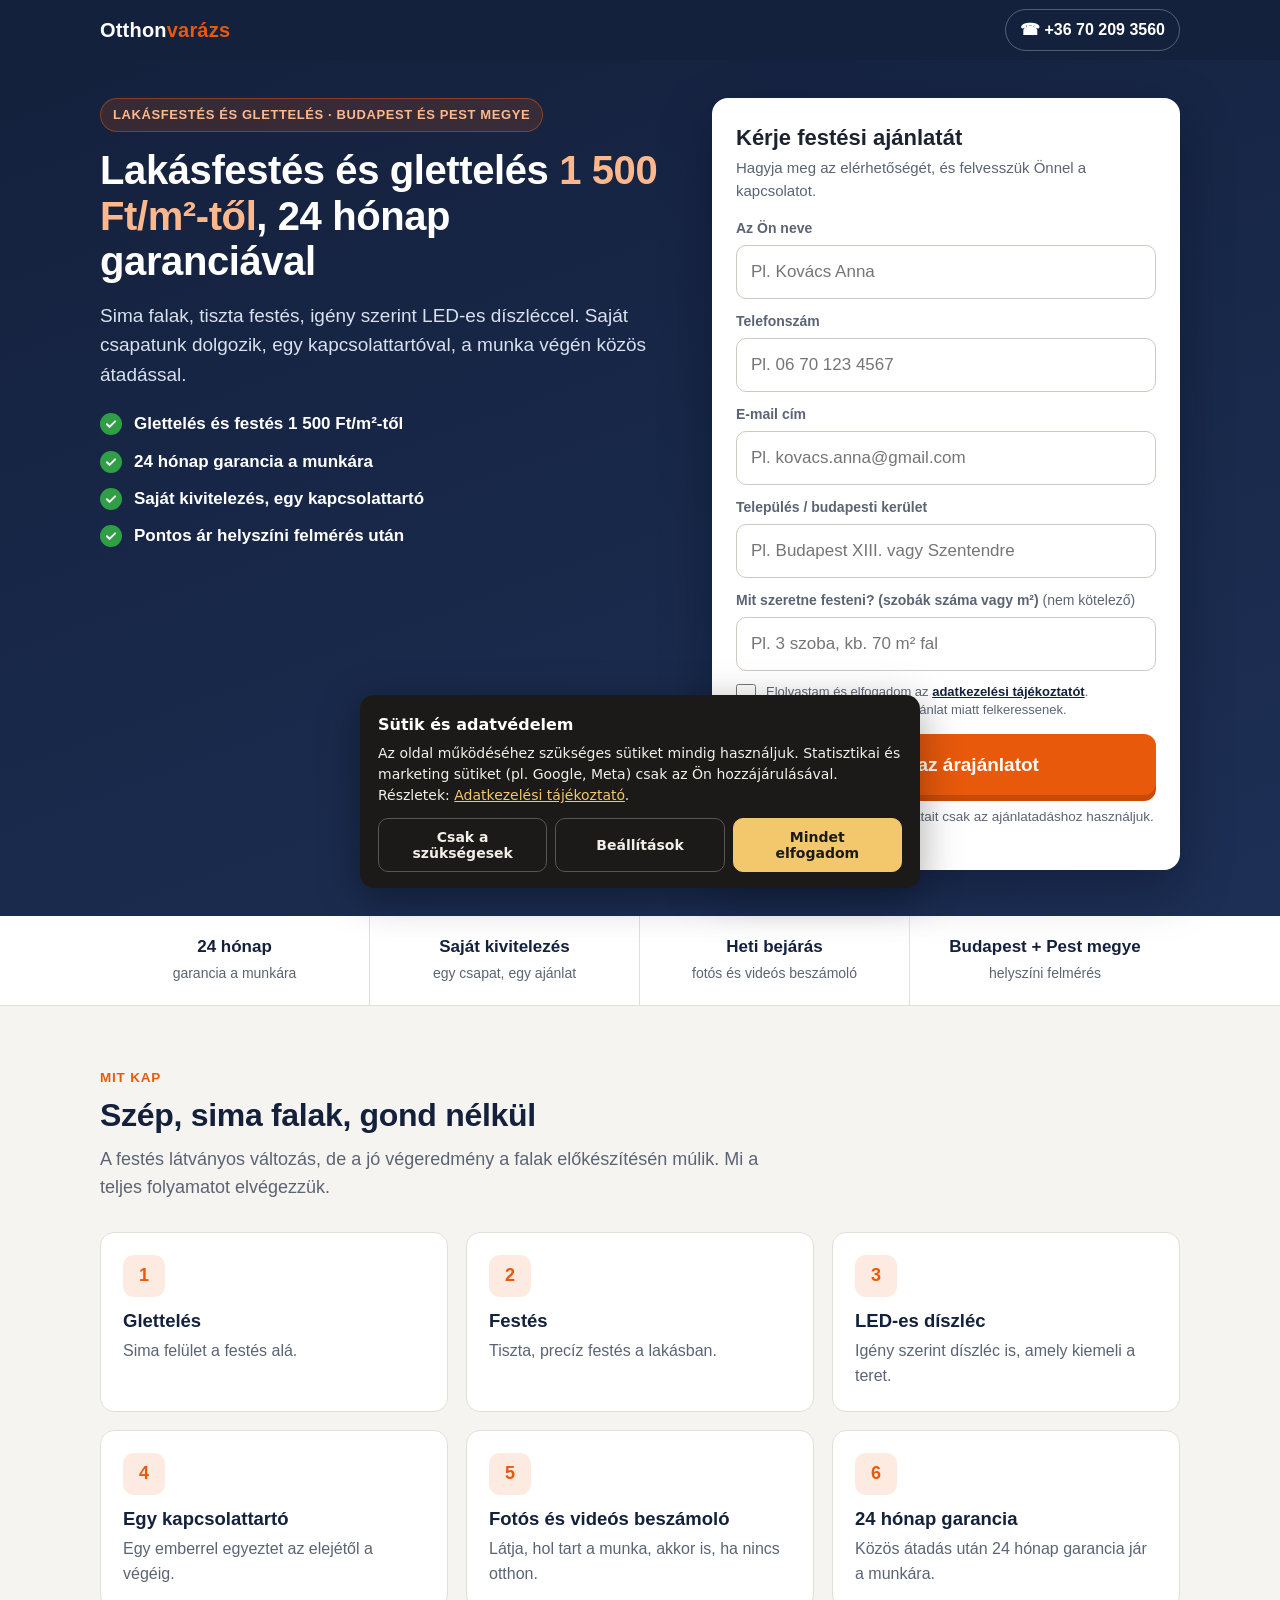
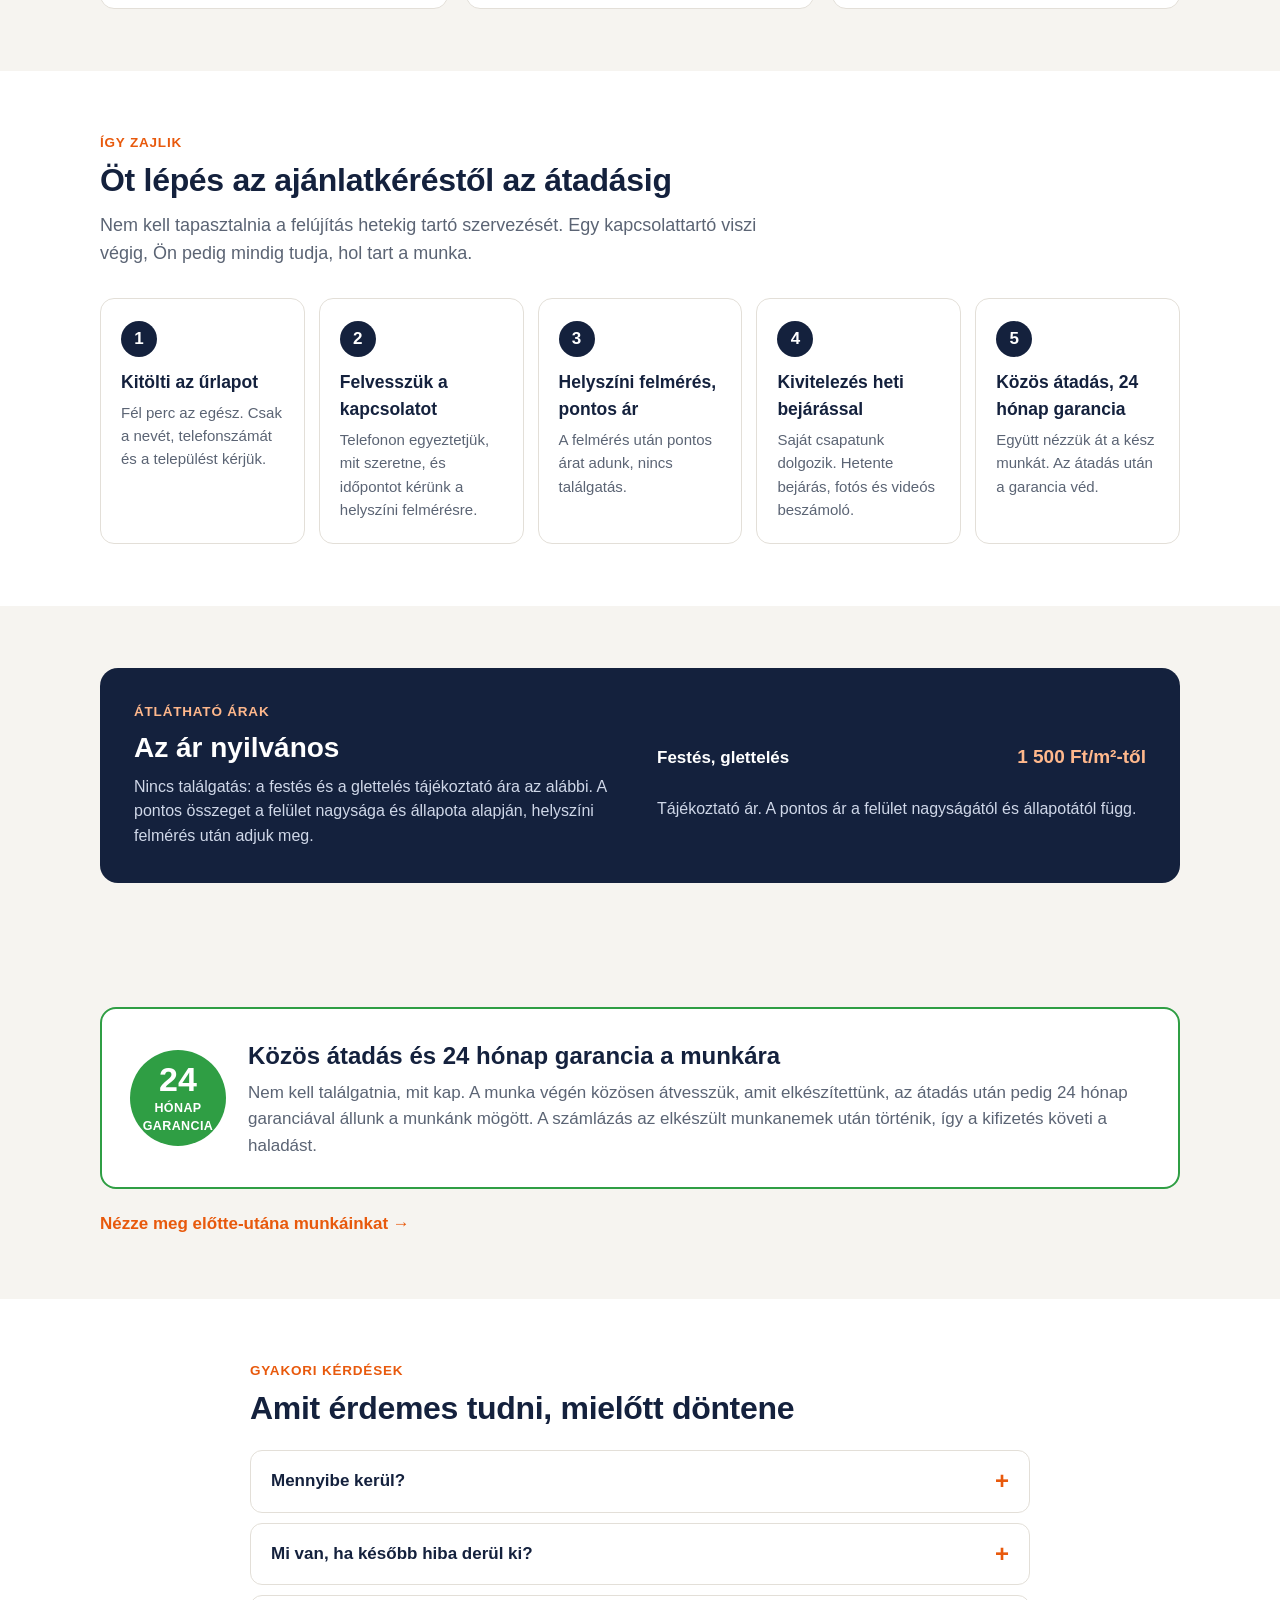
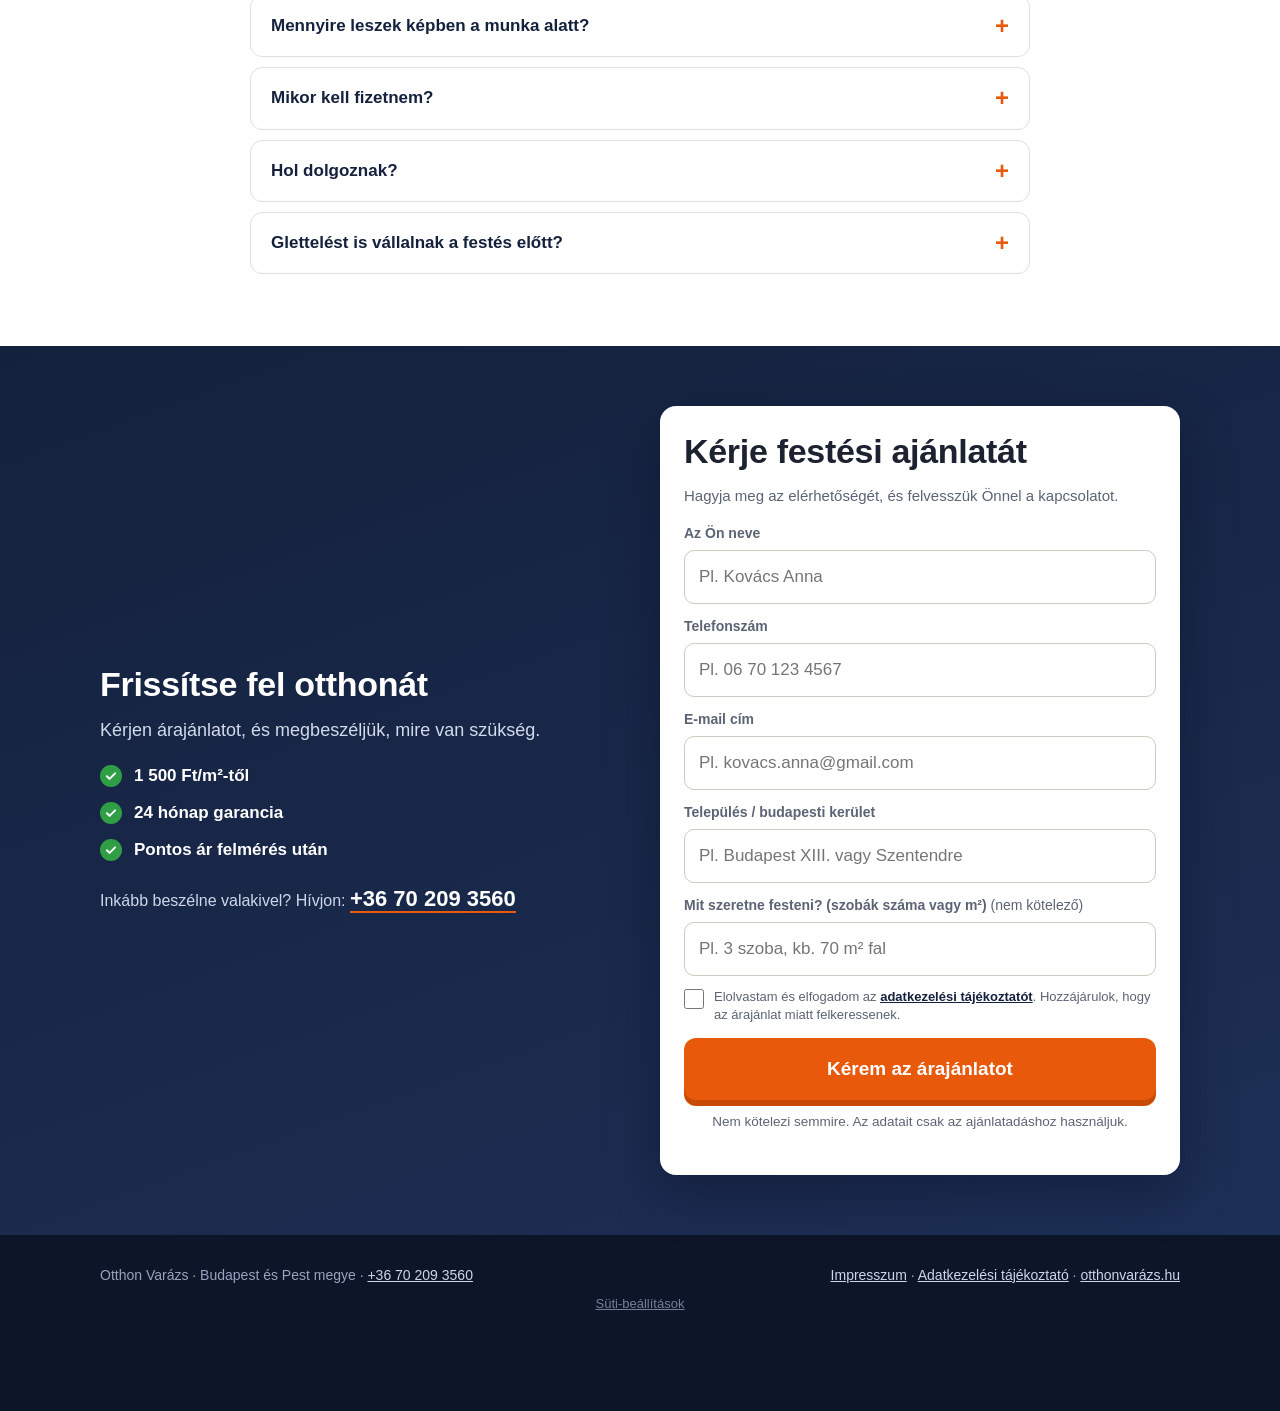
<file: lakasfestes/index.html>
<!DOCTYPE html>
<html lang="hu">
<head>
<meta charset="utf-8">
<meta name="viewport" content="width=device-width,initial-scale=1">
<title>Lakásfestés és glettelés Budapesten | Otthonvarázs – 1 500 Ft/m²-től</title>
<meta name="description" content="Lakásfestés és glettelés 1 500 Ft/m²-től Budapesten és Pest megyében. 24 hónap garancia, heti bejárás, pontos ár felmérés után.">
<meta name="robots" content="noindex,nofollow">
<meta name="theme-color" content="#14213d">
<link rel="stylesheet" href="/assets/lp/lp.css">
</head>
<body>
<header class="top"><div class="wrap">
  <a class="logo" href="#top">Otthon<span>varázs</span></a>
  <a class="tel" href="tel:+36702093560">&#9742; +36 70 209 3560</a>
</div></header>

<main id="top">
<section class="hero"><div class="wrap grid">
  <div>
    <span class="eyebrow">Lakásfestés és glettelés · Budapest és Pest megye</span>
    <h1>Lakásfestés és glettelés <em>1 500 Ft/m²-től</em>, 24 hónap garanciával</h1>
    <p class="sub">Sima falak, tiszta festés, igény szerint LED-es díszléccel. Saját csapatunk dolgozik, egy kapcsolattartóval, a munka végén közös átadással.</p>
    <ul class="checks"><li>Glettelés és festés 1 500 Ft/m²-től</li><li>24 hónap garancia a munkára</li><li>Saját kivitelezés, egy kapcsolattartó</li><li>Pontos ár helyszíni felmérés után</li></ul>
  </div>
  <div class="formcard" id="ajanlat">
    <h2>Kérje festési ajánlatát</h2>
    <p class="lead">Hagyja meg az elérhetőségét, és felvesszük Önnel a kapcsolatot.</p>
    
<form class="lead" novalidate>
  <div class="field"><label for="n_hero">Az Ön neve</label><input id="n_hero" name="name" type="text" autocomplete="name" placeholder="Pl. Kovács Anna"></div>
  <div class="field"><label for="p_hero">Telefonszám</label><input id="p_hero" name="phone" type="tel" inputmode="tel" autocomplete="tel" placeholder="Pl. 06 70 123 4567"></div>
  <div class="field"><label for="c_hero">Település / budapesti kerület</label><input id="c_hero" name="city" type="text" autocomplete="address-level2" placeholder="Pl. Budapest XIII. vagy Szentendre"></div>
  <div class="field"><label for="d_hero">Mit szeretne festeni? (szobák száma vagy m²) <span class="opt">(nem kötelező)</span></label><input id="d_hero" name="detail" type="text" placeholder="Pl. 3 szoba, kb. 70 m² fal" autocomplete="off"></div>
  <label class="consent"><input type="checkbox" name="consent"><span>Elolvastam és elfogadom az <a href="https://xn--otthonvarzs-s7a.hu/adatkezeles.html" target="_blank" rel="noopener">adatkezelési tájékoztatót</a>. Hozzájárulok, hogy az árajánlat miatt felkeressenek.</span></label>
  <button class="btn" type="submit" data-cta="form_hero">Kérem az árajánlatot</button>
  <div class="msg" role="alert"></div>
  <p class="micro">Nem kötelezi semmire. Az adatait csak az ajánlatadáshoz használjuk.</p>
</form>
  </div>
</div></section>

<div class="trust"><div class="wrap">
  <div class="it"><b>24 hónap</b><span>garancia a munkára</span></div>
  <div class="it"><b>Saját kivitelezés</b><span>egy csapat, egy ajánlat</span></div>
  <div class="it"><b>Heti bejárás</b><span>fotós és videós beszámoló</span></div>
  <div class="it"><b>Budapest + Pest megye</b><span>helyszíni felmérés</span></div>
</div></div>

<section class="s"><div class="wrap">
  <div class="kicker">Mit kap</div>
  <h2 class="t">Szép, sima falak, gond nélkül</h2>
  <p class="lede">A festés látványos változás, de a jó végeredmény a falak előkészítésén múlik. Mi a teljes folyamatot elvégezzük.</p>
  <div class="cards"><div class="card"><div class="ic">1</div><h3>Glettelés</h3><p>Sima felület a festés alá.</p></div><div class="card"><div class="ic">2</div><h3>Festés</h3><p>Tiszta, precíz festés a lakásban.</p></div><div class="card"><div class="ic">3</div><h3>LED-es díszléc</h3><p>Igény szerint díszléc is, amely kiemeli a teret.</p></div><div class="card"><div class="ic">4</div><h3>Egy kapcsolattartó</h3><p>Egy emberrel egyeztet az elejétől a végéig.</p></div><div class="card"><div class="ic">5</div><h3>Fotós és videós beszámoló</h3><p>Látja, hol tart a munka, akkor is, ha nincs otthon.</p></div><div class="card"><div class="ic">6</div><h3>24 hónap garancia</h3><p>Közös átadás után 24 hónap garancia jár a munkára.</p></div></div>
</div></section>

<section class="s alt"><div class="wrap">
  <div class="kicker">Így zajlik</div>
  <h2 class="t">Öt lépés az ajánlatkéréstől az átadásig</h2>
  <p class="lede">Nem kell tapasztalnia a felújítás hetekig tartó szervezését. Egy kapcsolattartó viszi végig, Ön pedig mindig tudja, hol tart a munka.</p>
  <div class="steps"><div class="step"><h3>Kitölti az űrlapot</h3><p>Fél perc az egész. Csak a nevét, telefonszámát és a települést kérjük.</p></div><div class="step"><h3>Felvesszük a kapcsolatot</h3><p>Telefonon egyeztetjük, mit szeretne, és időpontot kérünk a helyszíni felmérésre.</p></div><div class="step"><h3>Helyszíni felmérés, pontos ár</h3><p>A felmérés után pontos árat adunk, nincs találgatás.</p></div><div class="step"><h3>Kivitelezés heti bejárással</h3><p>Saját csapatunk dolgozik. Hetente bejárás, fotós és videós beszámoló.</p></div><div class="step"><h3>Közös átadás, 24 hónap garancia</h3><p>Együtt nézzük át a kész munkát. Az átadás után a garancia véd.</p></div></div>
</div></section>

<section class="s"><div class="wrap">
  <div class="pricebox">
    <div>
      <div class="kicker" style="color:#ffb88c">Átlátható árak</div>
      <h2>Az ár nyilvános</h2>
      <p>Nincs találgatás: a festés és a glettelés tájékoztató ára az alábbi. A pontos összeget a felület nagysága és állapota alapján, helyszíni felmérés után adjuk meg.</p>
      
    </div>
    <div>
      <div class="prow"><span>Festés, glettelés</span><b>1 500 Ft/m²-től</b></div>
      <p class="pnote">Tájékoztató ár. A pontos ár a felület nagyságától és állapotától függ.</p>
    </div>
  </div>
</div></section>

<section class="s alt" id="gallery" style="display:none"><div class="wrap">
  <div class="kicker">Munkáink</div>
  <h2 class="t">Előtte-utána: valódi munkák</h2>
  <div class="gal" id="galbox"></div>
  <p class="more"><a href="https://xn--otthonvarzs-s7a.hu/#munkaink" target="_blank" rel="noopener">Összes referencia megtekintése →</a></p>
</div></section>

<section class="s"><div class="wrap">
  <div class="guar">
    <div class="badge"><div><b>24</b><small>HÓNAP<br>GARANCIA</small></div></div>
    <div>
      <h3>Közös átadás és 24 hónap garancia a munkára</h3>
      <p>Nem kell találgatnia, mit kap. A munka végén közösen átvesszük, amit elkészítettünk, az átadás után pedig 24 hónap garanciával állunk a munkánk mögött. A számlázás az elkészült munkanemek után történik, így a kifizetés követi a haladást.</p>
    </div>
  </div>
  <p class="more"><a href="https://xn--otthonvarzs-s7a.hu/#munkaink" target="_blank" rel="noopener" data-cta="munkaink">Nézze meg előtte-utána munkáinkat →</a></p>
</div></section>

<section class="s alt"><div class="wrap" style="max-width:820px">
  <div class="kicker">Gyakori kérdések</div>
  <h2 class="t">Amit érdemes tudni, mielőtt döntene</h2>
  <div style="margin-top:22px"><details><summary>Mennyibe kerül?</summary><p>A festés és glettelés tájékoztató ára 1 500 Ft/m²-től. A pontos árat a felület nagysága és állapota alapján, helyszíni felmérés után adjuk meg.</p></details><details><summary>Mi van, ha később hiba derül ki?</summary><p>A munkára 24 hónap garanciát vállalunk, az átadást pedig közösen végezzük el.</p></details><details><summary>Mennyire leszek képben a munka alatt?</summary><p>Hetente bejárás van a munkaterületen, emellett fotós és videós beszámolót kap. Egy kapcsolattartója lesz az elejétől a végéig.</p></details><details><summary>Mikor kell fizetnem?</summary><p>A számlázás az elkészült munkanemek után történik.</p></details><details><summary>Hol dolgoznak?</summary><p>Budapesten és Pest megyében. Ha nem biztos benne, hogy a települése beletartozik, írja be az űrlapba, és jelezzük.</p></details><details><summary>Glettelést is vállalnak a festés előtt?</summary><p>Igen, a glettelést és a festést egyben, egy csapattal végezzük.</p></details></div>
</div></section>

<section class="final" id="kerjen"><div class="wrap grid">
  <div>
    <h2>Frissítse fel otthonát</h2>
    <p class="lead2">Kérjen árajánlatot, és megbeszéljük, mire van szükség.</p>
    <ul class="checks"><li>1 500 Ft/m²-től</li><li>24 hónap garancia</li><li>Pontos ár felmérés után</li></ul>
    <p class="callline">Inkább beszélne valakivel? Hívjon: <a href="tel:+36702093560">+36 70 209 3560</a></p>
  </div>
  <div class="formcard">
    <h2>Kérje festési ajánlatát</h2>
    <p class="lead">Hagyja meg az elérhetőségét, és felvesszük Önnel a kapcsolatot.</p>
    
<form class="lead" novalidate>
  <div class="field"><label for="n_final">Az Ön neve</label><input id="n_final" name="name" type="text" autocomplete="name" placeholder="Pl. Kovács Anna"></div>
  <div class="field"><label for="p_final">Telefonszám</label><input id="p_final" name="phone" type="tel" inputmode="tel" autocomplete="tel" placeholder="Pl. 06 70 123 4567"></div>
  <div class="field"><label for="c_final">Település / budapesti kerület</label><input id="c_final" name="city" type="text" autocomplete="address-level2" placeholder="Pl. Budapest XIII. vagy Szentendre"></div>
  <div class="field"><label for="d_final">Mit szeretne festeni? (szobák száma vagy m²) <span class="opt">(nem kötelező)</span></label><input id="d_final" name="detail" type="text" placeholder="Pl. 3 szoba, kb. 70 m² fal" autocomplete="off"></div>
  <label class="consent"><input type="checkbox" name="consent"><span>Elolvastam és elfogadom az <a href="https://xn--otthonvarzs-s7a.hu/adatkezeles.html" target="_blank" rel="noopener">adatkezelési tájékoztatót</a>. Hozzájárulok, hogy az árajánlat miatt felkeressenek.</span></label>
  <button class="btn" type="submit" data-cta="form_final">Kérem az árajánlatot</button>
  <div class="msg" role="alert"></div>
  <p class="micro">Nem kötelezi semmire. Az adatait csak az ajánlatadáshoz használjuk.</p>
</form>
  </div>
</div></section>
</main>

<footer><div class="wrap">
  <div>Otthon Varázs &middot; Budapest és Pest megye &middot; <a href="tel:+36702093560">+36 70 209 3560</a></div>
  <div><a href="https://xn--otthonvarzs-s7a.hu/impresszum.html" target="_blank" rel="noopener">Impresszum</a> &middot; <a href="https://xn--otthonvarzs-s7a.hu/adatkezeles.html" target="_blank" rel="noopener">Adatkezelési tájékoztató</a> &middot; <a href="https://xn--otthonvarzs-s7a.hu" target="_blank" rel="noopener">otthonvarázs.hu</a></div>
</div></footer>

<div class="sticky"><a class="c" href="tel:+36702093560">&#9742; Hívás</a><a class="q" href="#ajanlat" data-cta="sticky_quote">Árajánlat kérése</a></div>

<script>window.LP={"page": "lakasfestes", "service": "Lakásfestés, glettelés", "btn": "Kérem az árajánlatot", "phone": "+36 70 209 3560"};</script>
<script src="/assets/lp/lp.js" defer></script>
</body>
</html>
</file>
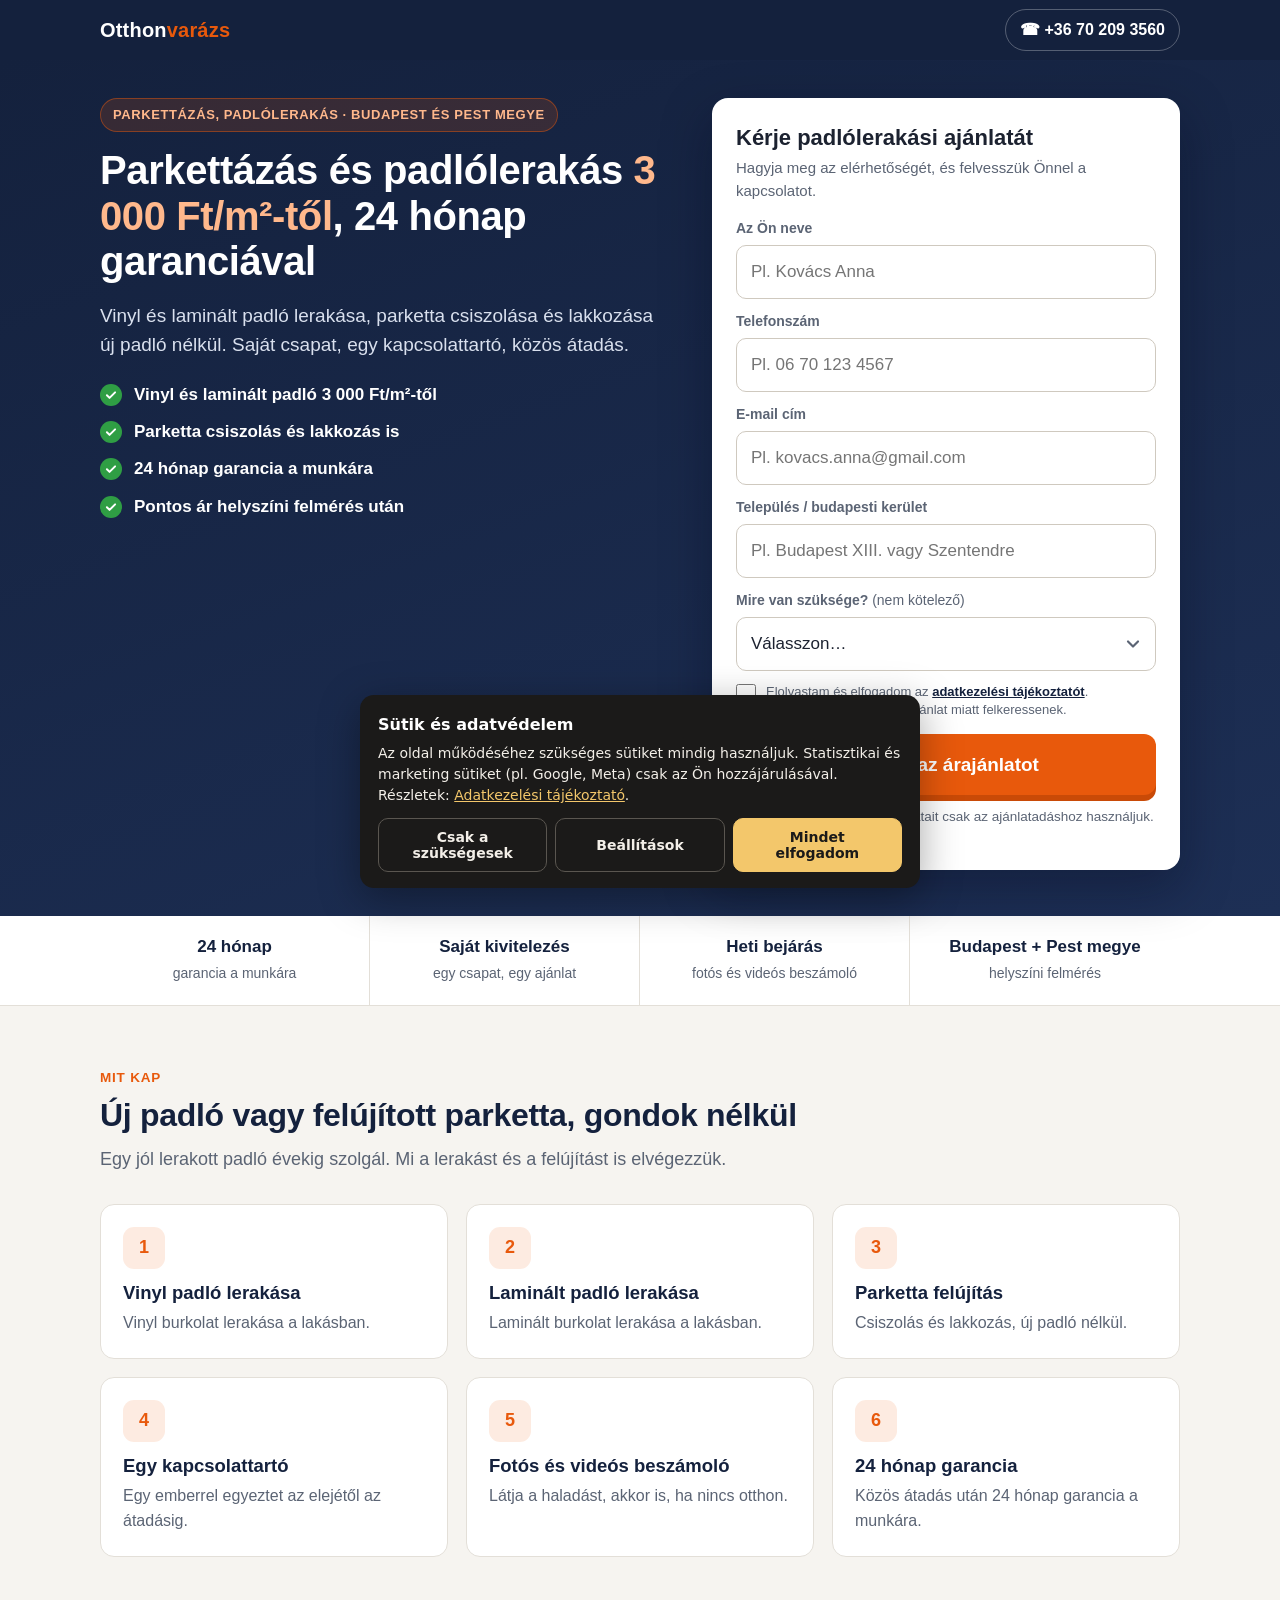
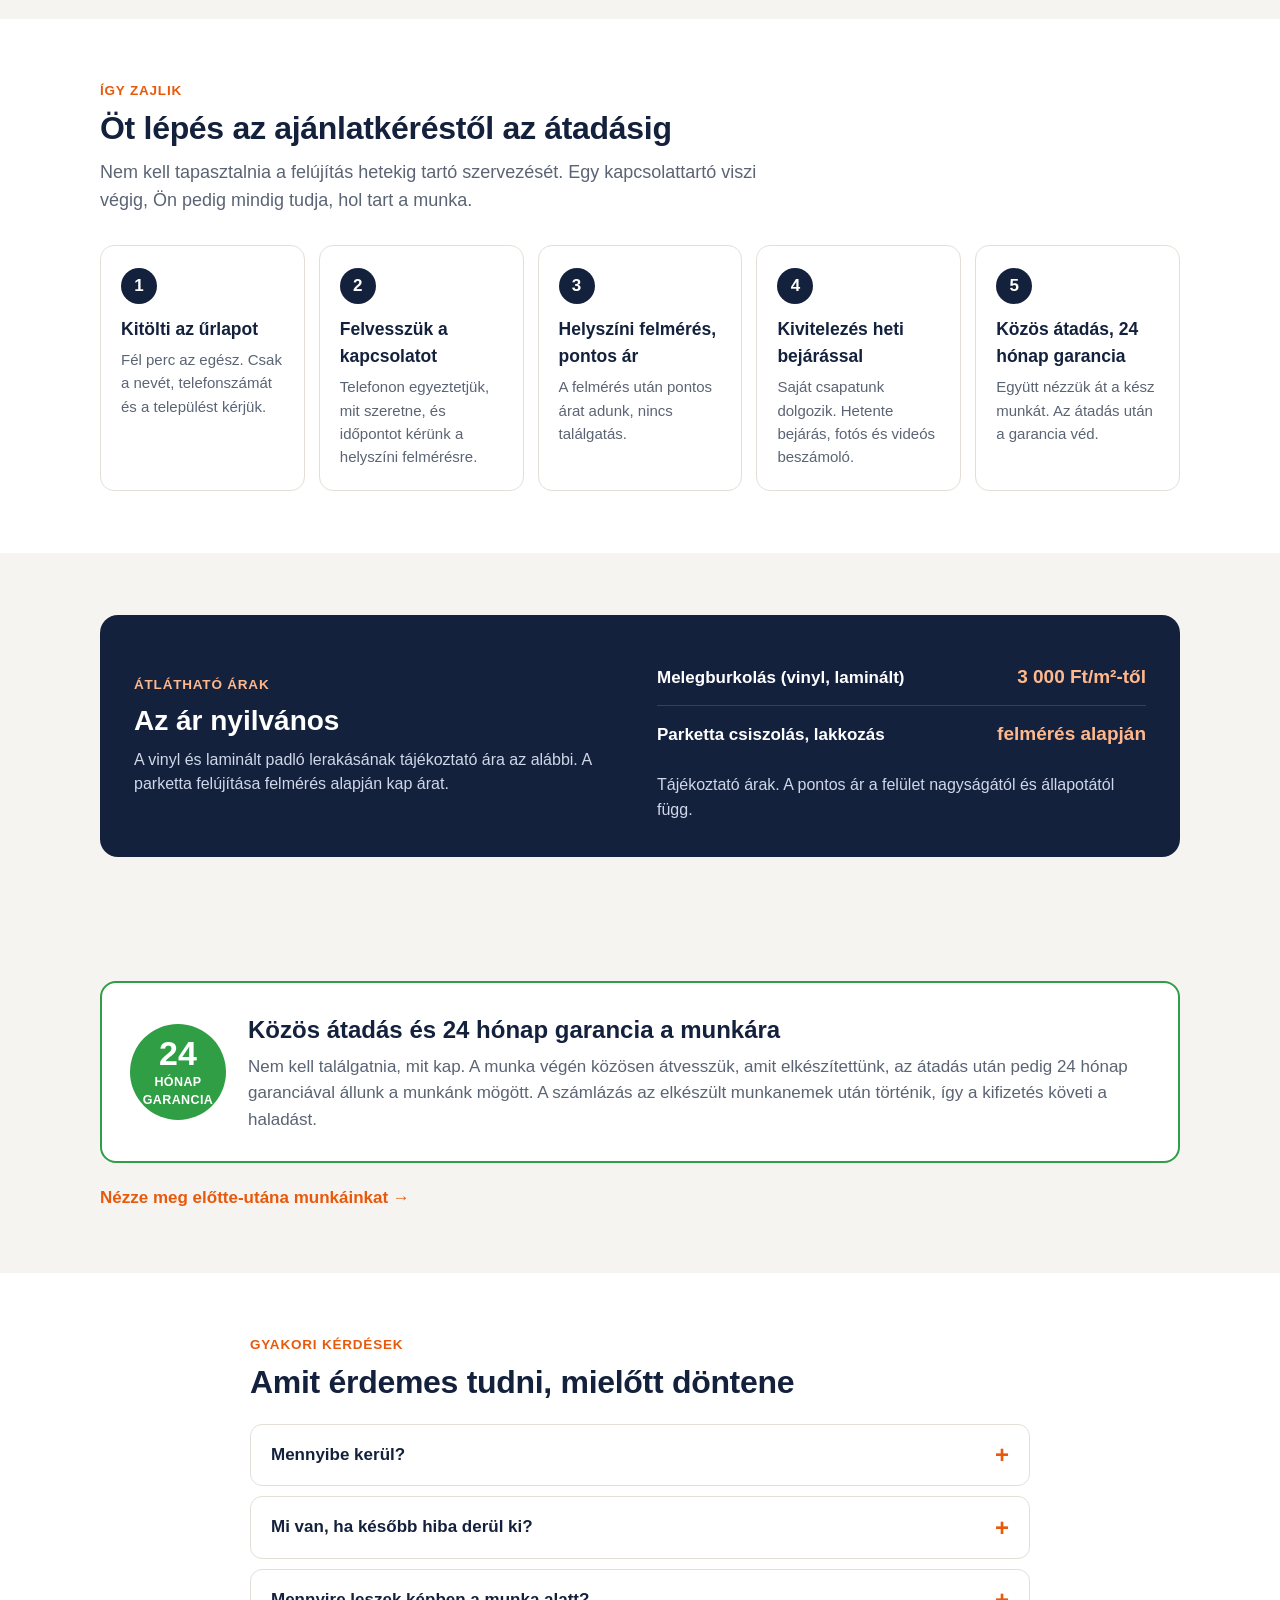
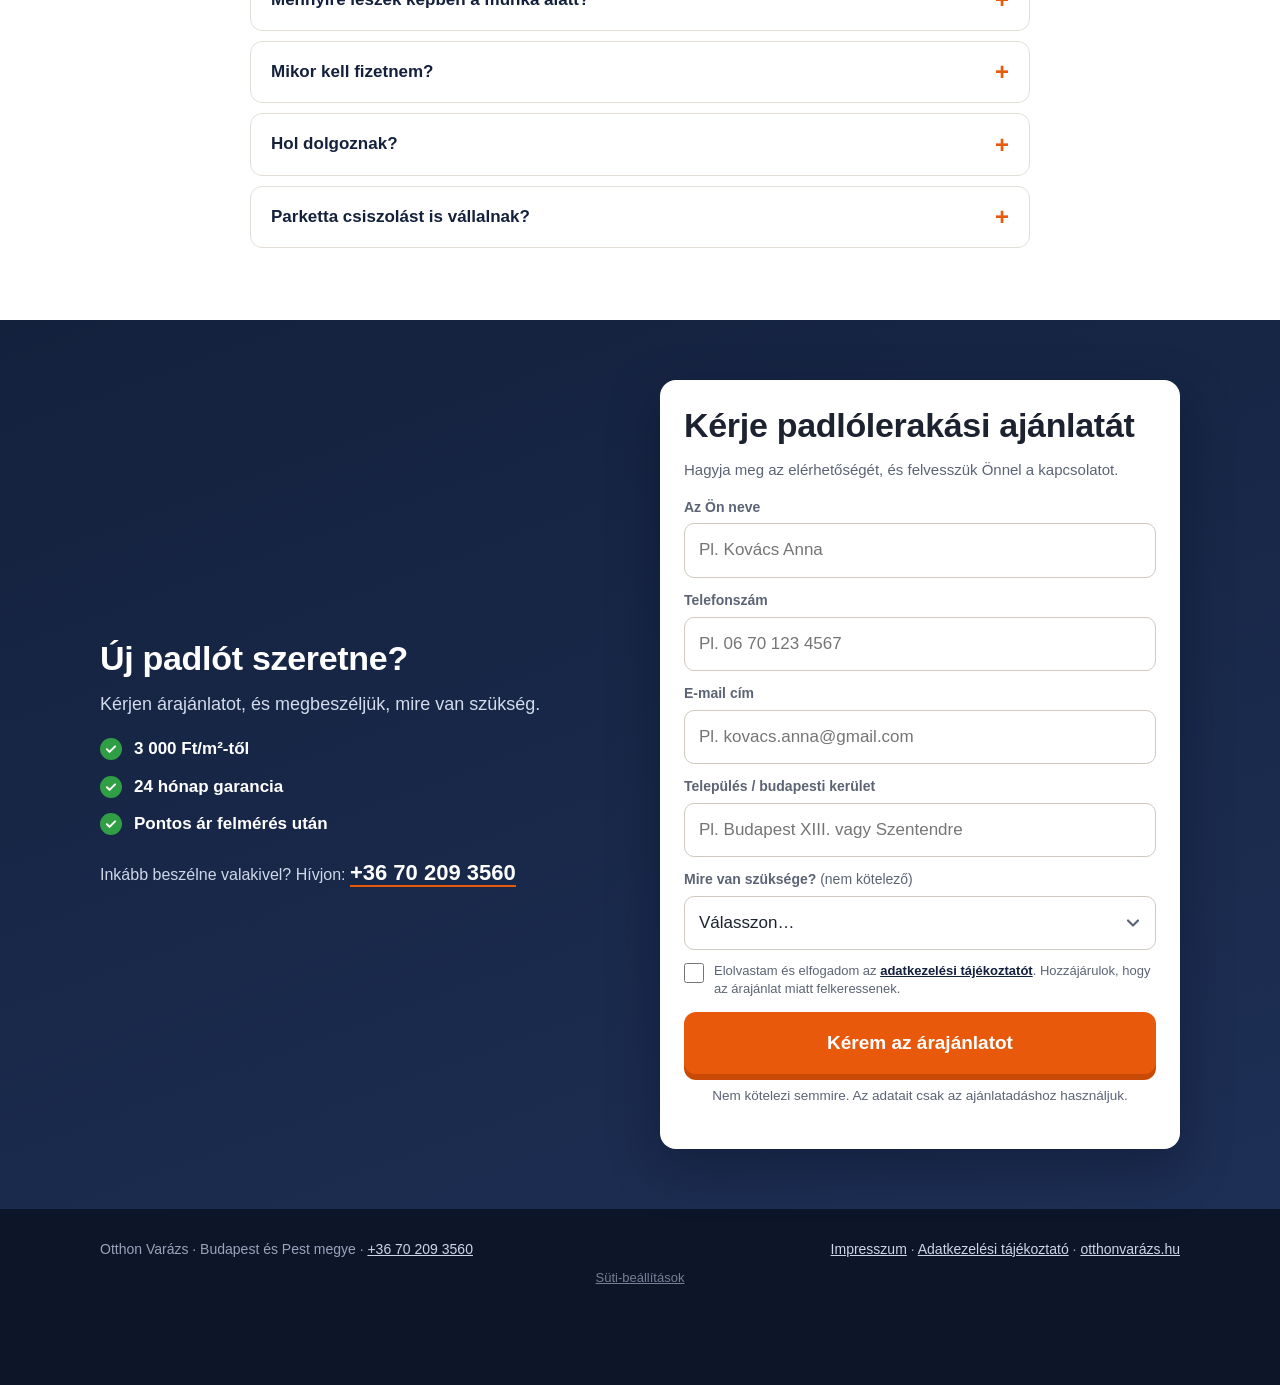
<file: parkettazas/index.html>
<!DOCTYPE html>
<html lang="hu">
<head>
<meta charset="utf-8">
<meta name="viewport" content="width=device-width,initial-scale=1">
<title>Parkettázás és padlólerakás Budapesten | Otthonvarázs – 3 000 Ft/m²-től</title>
<meta name="description" content="Vinyl és laminált padló lerakás 3 000 Ft/m²-től, parketta csiszolás és lakkozás. Budapest és Pest megye, 24 hónap garancia.">
<meta name="robots" content="noindex,nofollow">
<meta name="theme-color" content="#14213d">
<link rel="stylesheet" href="/assets/lp/lp.css">
</head>
<body>
<header class="top"><div class="wrap">
  <a class="logo" href="#top">Otthon<span>varázs</span></a>
  <a class="tel" href="tel:+36702093560">&#9742; +36 70 209 3560</a>
</div></header>

<main id="top">
<section class="hero"><div class="wrap grid">
  <div>
    <span class="eyebrow">Parkettázás, padlólerakás · Budapest és Pest megye</span>
    <h1>Parkettázás és padlólerakás <em>3 000 Ft/m²-től</em>, 24 hónap garanciával</h1>
    <p class="sub">Vinyl és laminált padló lerakása, parketta csiszolása és lakkozása új padló nélkül. Saját csapat, egy kapcsolattartó, közös átadás.</p>
    <ul class="checks"><li>Vinyl és laminált padló 3 000 Ft/m²-től</li><li>Parketta csiszolás és lakkozás is</li><li>24 hónap garancia a munkára</li><li>Pontos ár helyszíni felmérés után</li></ul>
  </div>
  <div class="formcard" id="ajanlat">
    <h2>Kérje padlólerakási ajánlatát</h2>
    <p class="lead">Hagyja meg az elérhetőségét, és felvesszük Önnel a kapcsolatot.</p>
    
<form class="lead" novalidate>
  <div class="field"><label for="n_hero">Az Ön neve</label><input id="n_hero" name="name" type="text" autocomplete="name" placeholder="Pl. Kovács Anna"></div>
  <div class="field"><label for="p_hero">Telefonszám</label><input id="p_hero" name="phone" type="tel" inputmode="tel" autocomplete="tel" placeholder="Pl. 06 70 123 4567"></div>
  <div class="field"><label for="c_hero">Település / budapesti kerület</label><input id="c_hero" name="city" type="text" autocomplete="address-level2" placeholder="Pl. Budapest XIII. vagy Szentendre"></div>
  <div class="field"><label for="d_hero">Mire van szüksége? <span class="opt">(nem kötelező)</span></label><select id="d_hero" name="detail"><option value="">Válasszon…</option><option value="Vinyl vagy laminált padló lerakása">Vinyl vagy laminált padló lerakása</option><option value="Parketta csiszolása, lakkozása">Parketta csiszolása, lakkozása</option><option value="Nem tudom, tanácsot kérek">Nem tudom, tanácsot kérek</option></select></div>
  <label class="consent"><input type="checkbox" name="consent"><span>Elolvastam és elfogadom az <a href="https://xn--otthonvarzs-s7a.hu/adatkezeles.html" target="_blank" rel="noopener">adatkezelési tájékoztatót</a>. Hozzájárulok, hogy az árajánlat miatt felkeressenek.</span></label>
  <button class="btn" type="submit" data-cta="form_hero">Kérem az árajánlatot</button>
  <div class="msg" role="alert"></div>
  <p class="micro">Nem kötelezi semmire. Az adatait csak az ajánlatadáshoz használjuk.</p>
</form>
  </div>
</div></section>

<div class="trust"><div class="wrap">
  <div class="it"><b>24 hónap</b><span>garancia a munkára</span></div>
  <div class="it"><b>Saját kivitelezés</b><span>egy csapat, egy ajánlat</span></div>
  <div class="it"><b>Heti bejárás</b><span>fotós és videós beszámoló</span></div>
  <div class="it"><b>Budapest + Pest megye</b><span>helyszíni felmérés</span></div>
</div></div>

<section class="s"><div class="wrap">
  <div class="kicker">Mit kap</div>
  <h2 class="t">Új padló vagy felújított parketta, gondok nélkül</h2>
  <p class="lede">Egy jól lerakott padló évekig szolgál. Mi a lerakást és a felújítást is elvégezzük.</p>
  <div class="cards"><div class="card"><div class="ic">1</div><h3>Vinyl padló lerakása</h3><p>Vinyl burkolat lerakása a lakásban.</p></div><div class="card"><div class="ic">2</div><h3>Laminált padló lerakása</h3><p>Laminált burkolat lerakása a lakásban.</p></div><div class="card"><div class="ic">3</div><h3>Parketta felújítás</h3><p>Csiszolás és lakkozás, új padló nélkül.</p></div><div class="card"><div class="ic">4</div><h3>Egy kapcsolattartó</h3><p>Egy emberrel egyeztet az elejétől az átadásig.</p></div><div class="card"><div class="ic">5</div><h3>Fotós és videós beszámoló</h3><p>Látja a haladást, akkor is, ha nincs otthon.</p></div><div class="card"><div class="ic">6</div><h3>24 hónap garancia</h3><p>Közös átadás után 24 hónap garancia a munkára.</p></div></div>
</div></section>

<section class="s alt"><div class="wrap">
  <div class="kicker">Így zajlik</div>
  <h2 class="t">Öt lépés az ajánlatkéréstől az átadásig</h2>
  <p class="lede">Nem kell tapasztalnia a felújítás hetekig tartó szervezését. Egy kapcsolattartó viszi végig, Ön pedig mindig tudja, hol tart a munka.</p>
  <div class="steps"><div class="step"><h3>Kitölti az űrlapot</h3><p>Fél perc az egész. Csak a nevét, telefonszámát és a települést kérjük.</p></div><div class="step"><h3>Felvesszük a kapcsolatot</h3><p>Telefonon egyeztetjük, mit szeretne, és időpontot kérünk a helyszíni felmérésre.</p></div><div class="step"><h3>Helyszíni felmérés, pontos ár</h3><p>A felmérés után pontos árat adunk, nincs találgatás.</p></div><div class="step"><h3>Kivitelezés heti bejárással</h3><p>Saját csapatunk dolgozik. Hetente bejárás, fotós és videós beszámoló.</p></div><div class="step"><h3>Közös átadás, 24 hónap garancia</h3><p>Együtt nézzük át a kész munkát. Az átadás után a garancia véd.</p></div></div>
</div></section>

<section class="s"><div class="wrap">
  <div class="pricebox">
    <div>
      <div class="kicker" style="color:#ffb88c">Átlátható árak</div>
      <h2>Az ár nyilvános</h2>
      <p>A vinyl és laminált padló lerakásának tájékoztató ára az alábbi. A parketta felújítása felmérés alapján kap árat.</p>
      
    </div>
    <div>
      <div class="prow"><span>Melegburkolás (vinyl, laminált)</span><b>3 000 Ft/m²-től</b></div><div class="prow"><span>Parketta csiszolás, lakkozás</span><b>felmérés alapján</b></div>
      <p class="pnote">Tájékoztató árak. A pontos ár a felület nagyságától és állapotától függ.</p>
    </div>
  </div>
</div></section>

<section class="s alt" id="gallery" style="display:none"><div class="wrap">
  <div class="kicker">Munkáink</div>
  <h2 class="t">Előtte-utána: valódi munkák</h2>
  <div class="gal" id="galbox"></div>
  <p class="more"><a href="https://xn--otthonvarzs-s7a.hu/#munkaink" target="_blank" rel="noopener">Összes referencia megtekintése →</a></p>
</div></section>

<section class="s"><div class="wrap">
  <div class="guar">
    <div class="badge"><div><b>24</b><small>HÓNAP<br>GARANCIA</small></div></div>
    <div>
      <h3>Közös átadás és 24 hónap garancia a munkára</h3>
      <p>Nem kell találgatnia, mit kap. A munka végén közösen átvesszük, amit elkészítettünk, az átadás után pedig 24 hónap garanciával állunk a munkánk mögött. A számlázás az elkészült munkanemek után történik, így a kifizetés követi a haladást.</p>
    </div>
  </div>
  <p class="more"><a href="https://xn--otthonvarzs-s7a.hu/#munkaink" target="_blank" rel="noopener" data-cta="munkaink">Nézze meg előtte-utána munkáinkat →</a></p>
</div></section>

<section class="s alt"><div class="wrap" style="max-width:820px">
  <div class="kicker">Gyakori kérdések</div>
  <h2 class="t">Amit érdemes tudni, mielőtt döntene</h2>
  <div style="margin-top:22px"><details><summary>Mennyibe kerül?</summary><p>A vinyl és laminált padló lerakásának tájékoztató ára 3 000 Ft/m²-től. A parketta felújításának (csiszolás, lakkozás) árát felmérés alapján adjuk meg.</p></details><details><summary>Mi van, ha később hiba derül ki?</summary><p>A munkára 24 hónap garanciát vállalunk, az átadást pedig közösen végezzük el.</p></details><details><summary>Mennyire leszek képben a munka alatt?</summary><p>Hetente bejárás van a munkaterületen, emellett fotós és videós beszámolót kap. Egy kapcsolattartója lesz az elejétől a végéig.</p></details><details><summary>Mikor kell fizetnem?</summary><p>A számlázás az elkészült munkanemek után történik.</p></details><details><summary>Hol dolgoznak?</summary><p>Budapesten és Pest megyében. Ha nem biztos benne, hogy a települése beletartozik, írja be az űrlapba, és jelezzük.</p></details><details><summary>Parketta csiszolást is vállalnak?</summary><p>Igen, a parketta felújítását (csiszolás, lakkozás) új padló nélkül is vállaljuk.</p></details></div>
</div></section>

<section class="final" id="kerjen"><div class="wrap grid">
  <div>
    <h2>Új padlót szeretne?</h2>
    <p class="lead2">Kérjen árajánlatot, és megbeszéljük, mire van szükség.</p>
    <ul class="checks"><li>3 000 Ft/m²-től</li><li>24 hónap garancia</li><li>Pontos ár felmérés után</li></ul>
    <p class="callline">Inkább beszélne valakivel? Hívjon: <a href="tel:+36702093560">+36 70 209 3560</a></p>
  </div>
  <div class="formcard">
    <h2>Kérje padlólerakási ajánlatát</h2>
    <p class="lead">Hagyja meg az elérhetőségét, és felvesszük Önnel a kapcsolatot.</p>
    
<form class="lead" novalidate>
  <div class="field"><label for="n_final">Az Ön neve</label><input id="n_final" name="name" type="text" autocomplete="name" placeholder="Pl. Kovács Anna"></div>
  <div class="field"><label for="p_final">Telefonszám</label><input id="p_final" name="phone" type="tel" inputmode="tel" autocomplete="tel" placeholder="Pl. 06 70 123 4567"></div>
  <div class="field"><label for="c_final">Település / budapesti kerület</label><input id="c_final" name="city" type="text" autocomplete="address-level2" placeholder="Pl. Budapest XIII. vagy Szentendre"></div>
  <div class="field"><label for="d_final">Mire van szüksége? <span class="opt">(nem kötelező)</span></label><select id="d_final" name="detail"><option value="">Válasszon…</option><option value="Vinyl vagy laminált padló lerakása">Vinyl vagy laminált padló lerakása</option><option value="Parketta csiszolása, lakkozása">Parketta csiszolása, lakkozása</option><option value="Nem tudom, tanácsot kérek">Nem tudom, tanácsot kérek</option></select></div>
  <label class="consent"><input type="checkbox" name="consent"><span>Elolvastam és elfogadom az <a href="https://xn--otthonvarzs-s7a.hu/adatkezeles.html" target="_blank" rel="noopener">adatkezelési tájékoztatót</a>. Hozzájárulok, hogy az árajánlat miatt felkeressenek.</span></label>
  <button class="btn" type="submit" data-cta="form_final">Kérem az árajánlatot</button>
  <div class="msg" role="alert"></div>
  <p class="micro">Nem kötelezi semmire. Az adatait csak az ajánlatadáshoz használjuk.</p>
</form>
  </div>
</div></section>
</main>

<footer><div class="wrap">
  <div>Otthon Varázs &middot; Budapest és Pest megye &middot; <a href="tel:+36702093560">+36 70 209 3560</a></div>
  <div><a href="https://xn--otthonvarzs-s7a.hu/impresszum.html" target="_blank" rel="noopener">Impresszum</a> &middot; <a href="https://xn--otthonvarzs-s7a.hu/adatkezeles.html" target="_blank" rel="noopener">Adatkezelési tájékoztató</a> &middot; <a href="https://xn--otthonvarzs-s7a.hu" target="_blank" rel="noopener">otthonvarázs.hu</a></div>
</div></footer>

<div class="sticky"><a class="c" href="tel:+36702093560">&#9742; Hívás</a><a class="q" href="#ajanlat" data-cta="sticky_quote">Árajánlat kérése</a></div>

<script>window.LP={"page": "parkettazas", "service": "Parkettázás, padlólerakás", "btn": "Kérem az árajánlatot", "phone": "+36 70 209 3560"};</script>
<script src="/assets/lp/lp.js" defer></script>
</body>
</html>
</file>
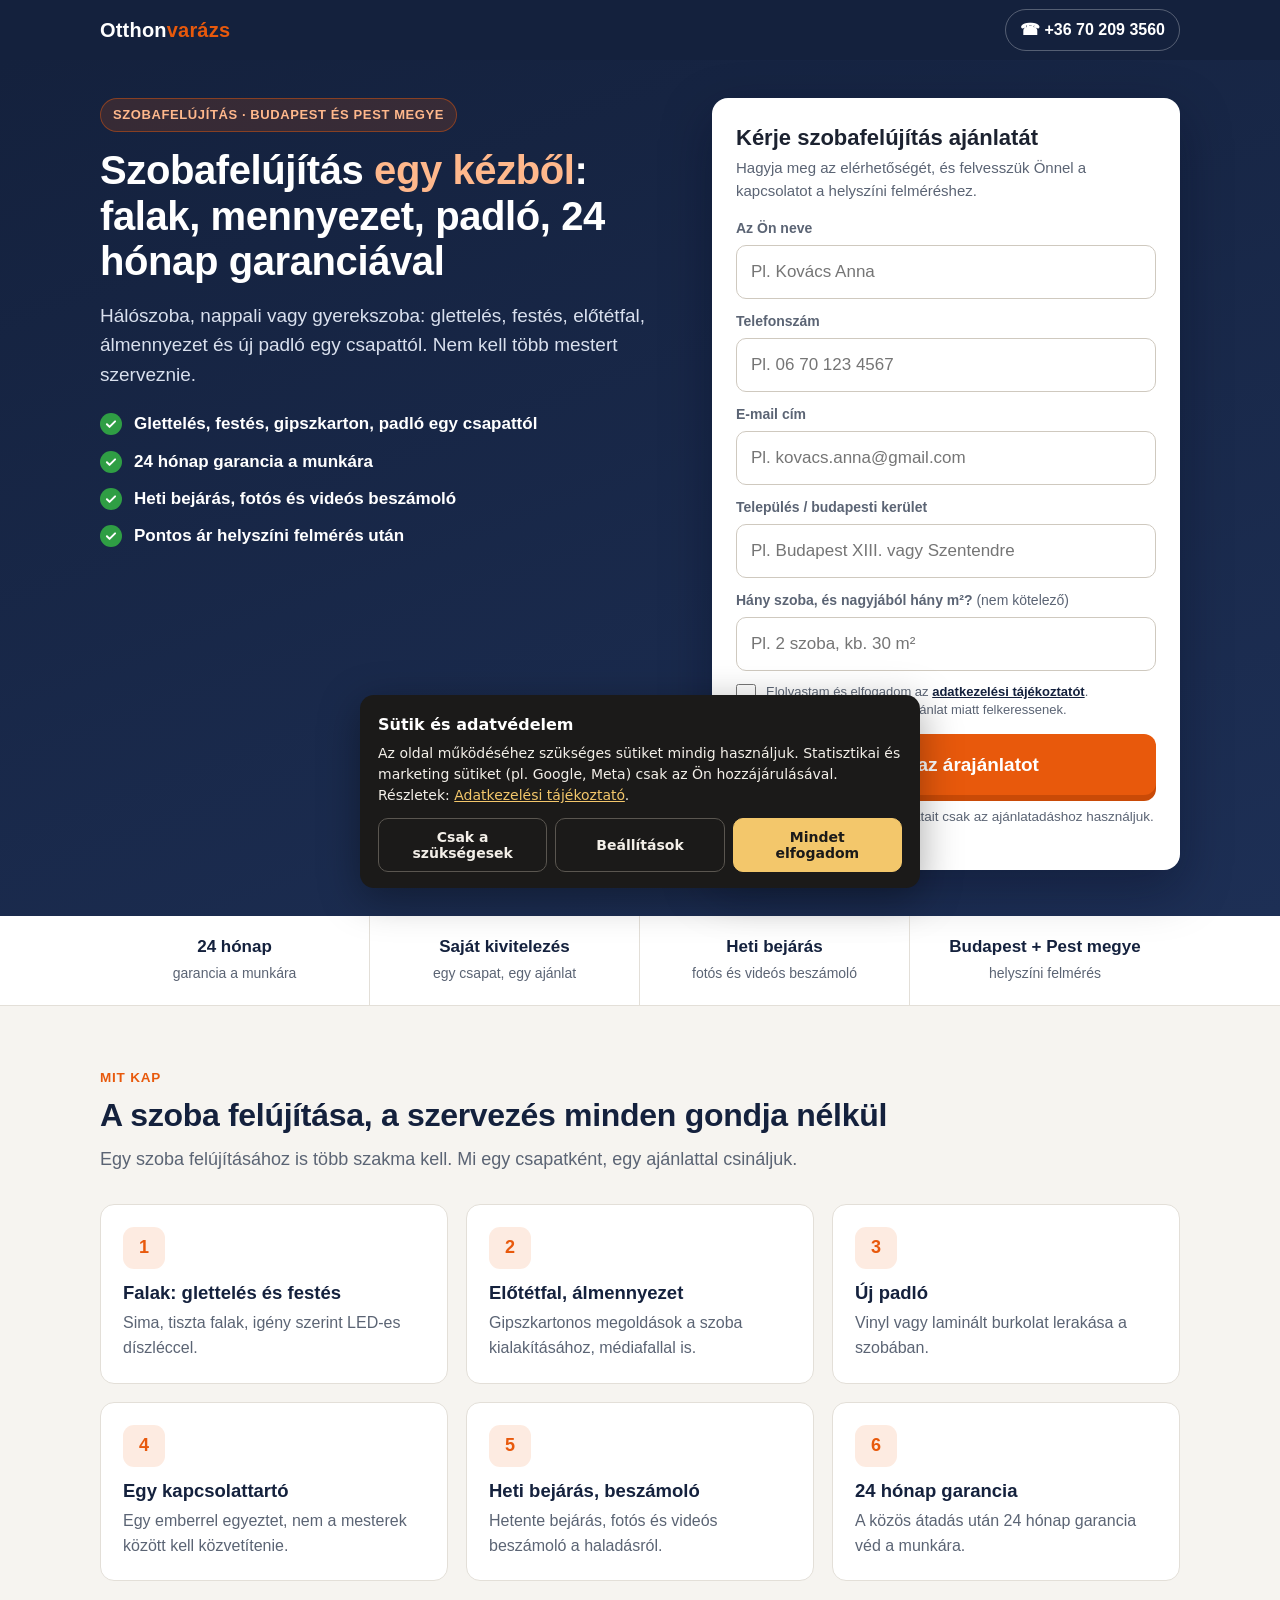
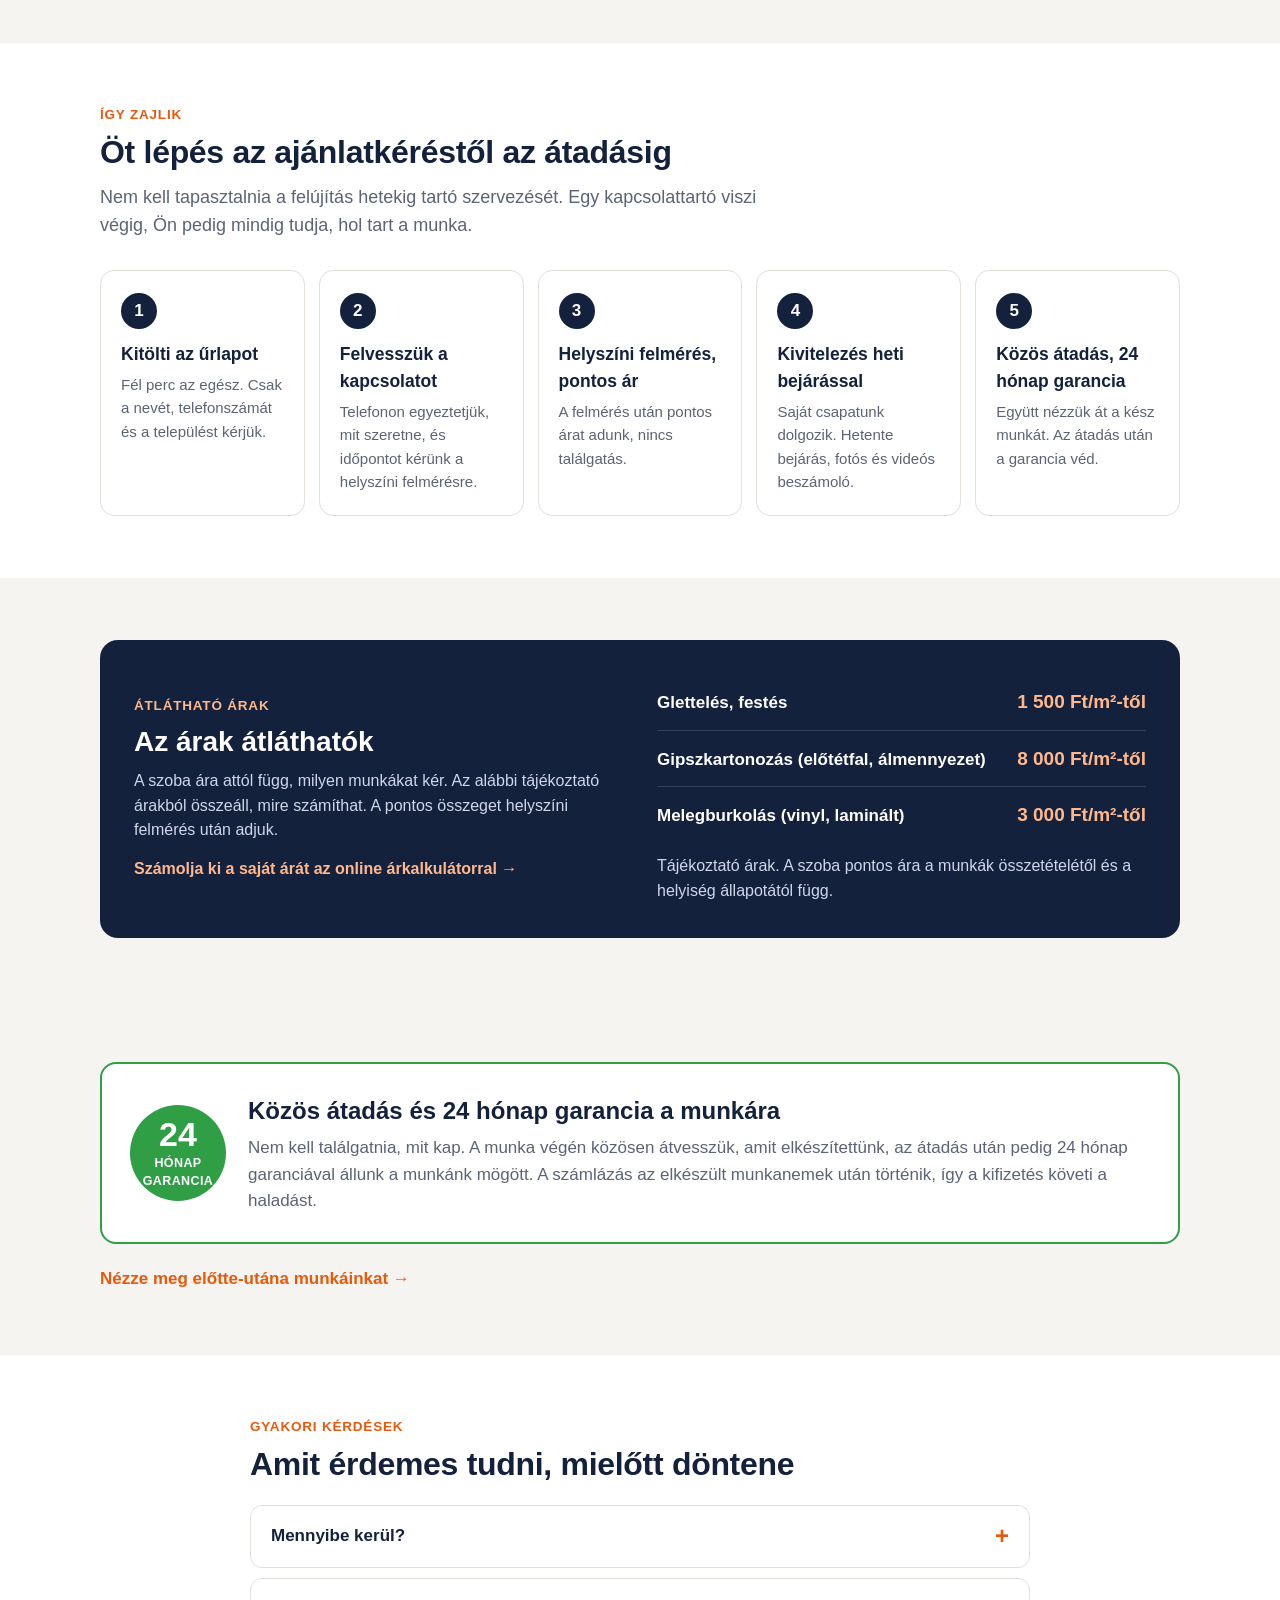
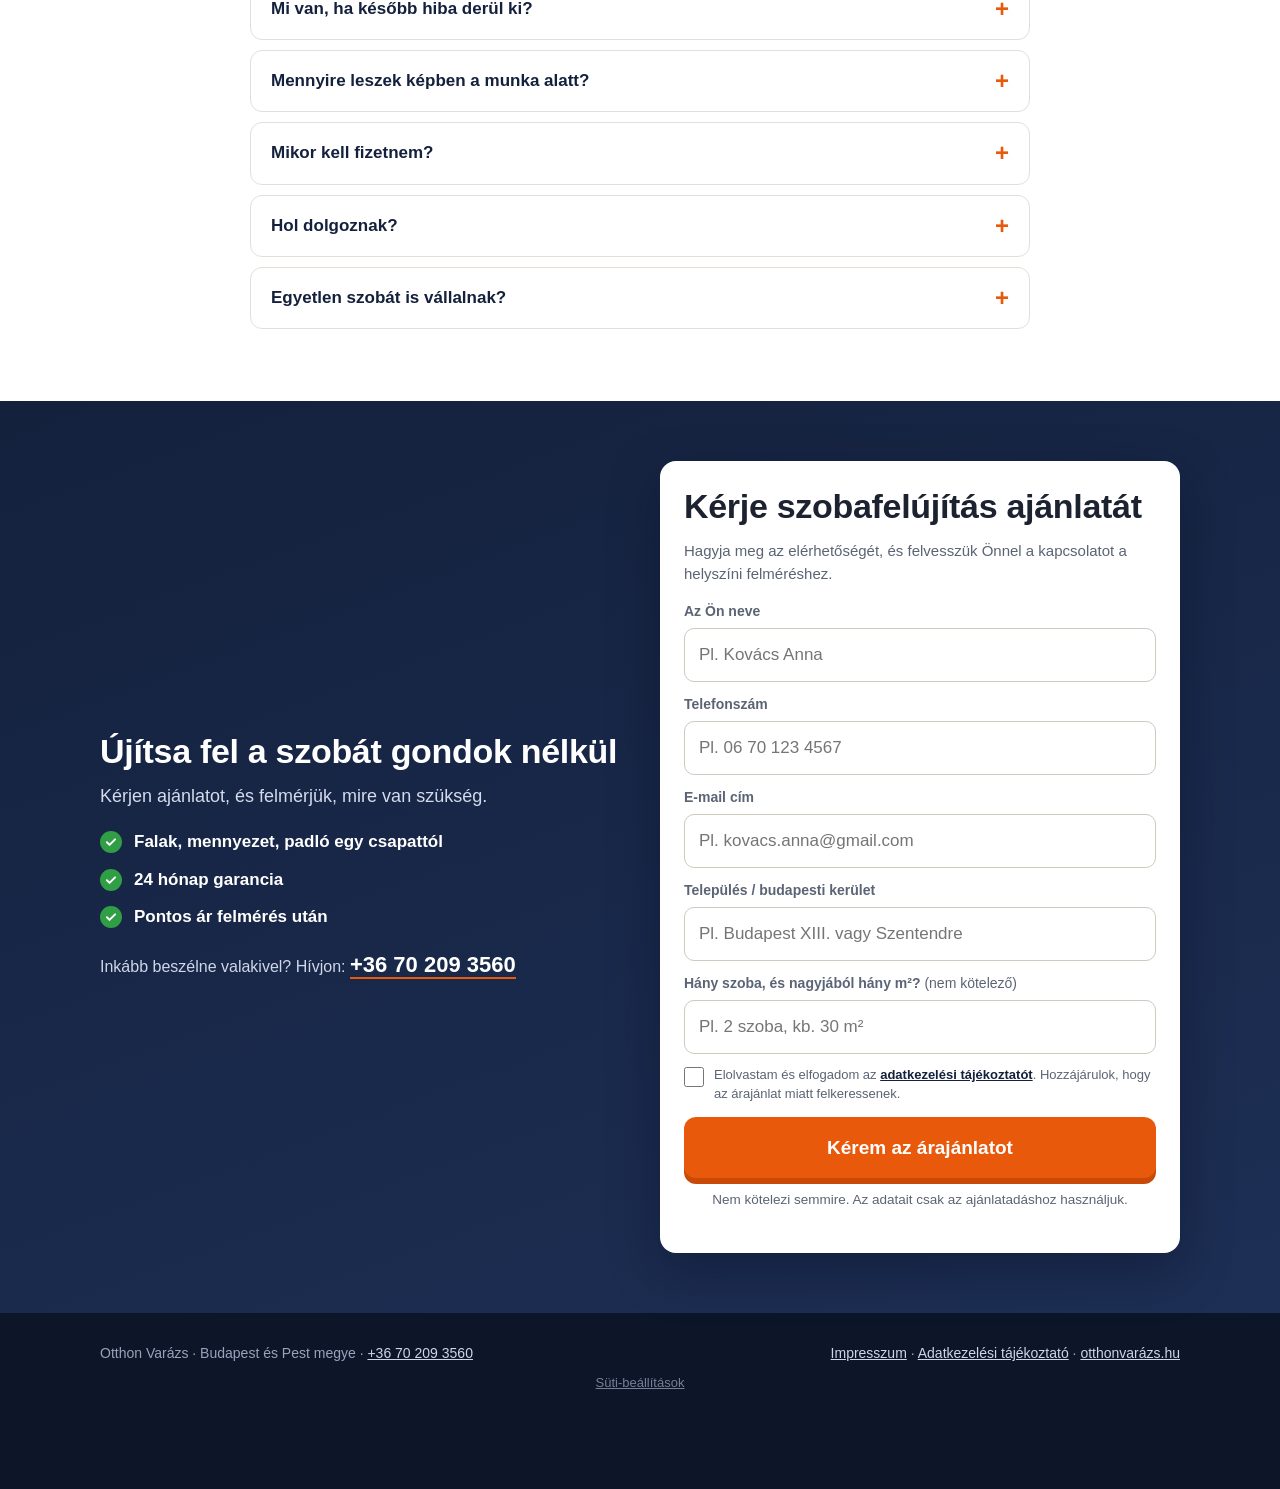
<file: szobafelujitas/index.html>
<!DOCTYPE html>
<html lang="hu">
<head>
<meta charset="utf-8">
<meta name="viewport" content="width=device-width,initial-scale=1">
<title>Szobafelújítás Budapesten | Otthonvarázs – garanciával</title>
<meta name="description" content="Szobafelújítás glettelés, festés, előtétfal és új padló egy kézből. Budapest és Pest megye, 24 hónap garancia, pontos ár felmérés után.">
<meta name="robots" content="noindex,nofollow">
<meta name="theme-color" content="#14213d">
<link rel="stylesheet" href="/assets/lp/lp.css">
</head>
<body>
<header class="top"><div class="wrap">
  <a class="logo" href="#top">Otthon<span>varázs</span></a>
  <a class="tel" href="tel:+36702093560">&#9742; +36 70 209 3560</a>
</div></header>

<main id="top">
<section class="hero"><div class="wrap grid">
  <div>
    <span class="eyebrow">Szobafelújítás · Budapest és Pest megye</span>
    <h1>Szobafelújítás <em>egy kézből</em>: falak, mennyezet, padló, 24 hónap garanciával</h1>
    <p class="sub">Hálószoba, nappali vagy gyerekszoba: glettelés, festés, előtétfal, álmennyezet és új padló egy csapattól. Nem kell több mestert szerveznie.</p>
    <ul class="checks"><li>Glettelés, festés, gipszkarton, padló egy csapattól</li><li>24 hónap garancia a munkára</li><li>Heti bejárás, fotós és videós beszámoló</li><li>Pontos ár helyszíni felmérés után</li></ul>
  </div>
  <div class="formcard" id="ajanlat">
    <h2>Kérje szobafelújítás ajánlatát</h2>
    <p class="lead">Hagyja meg az elérhetőségét, és felvesszük Önnel a kapcsolatot a helyszíni felméréshez.</p>
    
<form class="lead" novalidate>
  <div class="field"><label for="n_hero">Az Ön neve</label><input id="n_hero" name="name" type="text" autocomplete="name" placeholder="Pl. Kovács Anna"></div>
  <div class="field"><label for="p_hero">Telefonszám</label><input id="p_hero" name="phone" type="tel" inputmode="tel" autocomplete="tel" placeholder="Pl. 06 70 123 4567"></div>
  <div class="field"><label for="c_hero">Település / budapesti kerület</label><input id="c_hero" name="city" type="text" autocomplete="address-level2" placeholder="Pl. Budapest XIII. vagy Szentendre"></div>
  <div class="field"><label for="d_hero">Hány szoba, és nagyjából hány m²? <span class="opt">(nem kötelező)</span></label><input id="d_hero" name="detail" type="text" placeholder="Pl. 2 szoba, kb. 30 m²" autocomplete="off"></div>
  <label class="consent"><input type="checkbox" name="consent"><span>Elolvastam és elfogadom az <a href="https://xn--otthonvarzs-s7a.hu/adatkezeles.html" target="_blank" rel="noopener">adatkezelési tájékoztatót</a>. Hozzájárulok, hogy az árajánlat miatt felkeressenek.</span></label>
  <button class="btn" type="submit" data-cta="form_hero">Kérem az árajánlatot</button>
  <div class="msg" role="alert"></div>
  <p class="micro">Nem kötelezi semmire. Az adatait csak az ajánlatadáshoz használjuk.</p>
</form>
  </div>
</div></section>

<div class="trust"><div class="wrap">
  <div class="it"><b>24 hónap</b><span>garancia a munkára</span></div>
  <div class="it"><b>Saját kivitelezés</b><span>egy csapat, egy ajánlat</span></div>
  <div class="it"><b>Heti bejárás</b><span>fotós és videós beszámoló</span></div>
  <div class="it"><b>Budapest + Pest megye</b><span>helyszíni felmérés</span></div>
</div></div>

<section class="s"><div class="wrap">
  <div class="kicker">Mit kap</div>
  <h2 class="t">A szoba felújítása, a szervezés minden gondja nélkül</h2>
  <p class="lede">Egy szoba felújításához is több szakma kell. Mi egy csapatként, egy ajánlattal csináljuk.</p>
  <div class="cards"><div class="card"><div class="ic">1</div><h3>Falak: glettelés és festés</h3><p>Sima, tiszta falak, igény szerint LED-es díszléccel.</p></div><div class="card"><div class="ic">2</div><h3>Előtétfal, álmennyezet</h3><p>Gipszkartonos megoldások a szoba kialakításához, médiafallal is.</p></div><div class="card"><div class="ic">3</div><h3>Új padló</h3><p>Vinyl vagy laminált burkolat lerakása a szobában.</p></div><div class="card"><div class="ic">4</div><h3>Egy kapcsolattartó</h3><p>Egy emberrel egyeztet, nem a mesterek között kell közvetítenie.</p></div><div class="card"><div class="ic">5</div><h3>Heti bejárás, beszámoló</h3><p>Hetente bejárás, fotós és videós beszámoló a haladásról.</p></div><div class="card"><div class="ic">6</div><h3>24 hónap garancia</h3><p>A közös átadás után 24 hónap garancia véd a munkára.</p></div></div>
</div></section>

<section class="s alt"><div class="wrap">
  <div class="kicker">Így zajlik</div>
  <h2 class="t">Öt lépés az ajánlatkéréstől az átadásig</h2>
  <p class="lede">Nem kell tapasztalnia a felújítás hetekig tartó szervezését. Egy kapcsolattartó viszi végig, Ön pedig mindig tudja, hol tart a munka.</p>
  <div class="steps"><div class="step"><h3>Kitölti az űrlapot</h3><p>Fél perc az egész. Csak a nevét, telefonszámát és a települést kérjük.</p></div><div class="step"><h3>Felvesszük a kapcsolatot</h3><p>Telefonon egyeztetjük, mit szeretne, és időpontot kérünk a helyszíni felmérésre.</p></div><div class="step"><h3>Helyszíni felmérés, pontos ár</h3><p>A felmérés után pontos árat adunk, nincs találgatás.</p></div><div class="step"><h3>Kivitelezés heti bejárással</h3><p>Saját csapatunk dolgozik. Hetente bejárás, fotós és videós beszámoló.</p></div><div class="step"><h3>Közös átadás, 24 hónap garancia</h3><p>Együtt nézzük át a kész munkát. Az átadás után a garancia véd.</p></div></div>
</div></section>

<section class="s"><div class="wrap">
  <div class="pricebox">
    <div>
      <div class="kicker" style="color:#ffb88c">Átlátható árak</div>
      <h2>Az árak átláthatók</h2>
      <p>A szoba ára attól függ, milyen munkákat kér. Az alábbi tájékoztató árakból összeáll, mire számíthat. A pontos összeget helyszíni felmérés után adjuk.</p>
      <p class="more" style="margin-top:14px"><a href="https://xn--otthonvarzs-s7a.hu/#kalkulator" data-cta="kalkulator" target="_blank" rel="noopener" style="color:#ffb88c">Számolja ki a saját árát az online árkalkulátorral →</a></p>
    </div>
    <div>
      <div class="prow"><span>Glettelés, festés</span><b>1 500 Ft/m²-től</b></div><div class="prow"><span>Gipszkartonozás (előtétfal, álmennyezet)</span><b>8 000 Ft/m²-től</b></div><div class="prow"><span>Melegburkolás (vinyl, laminált)</span><b>3 000 Ft/m²-től</b></div>
      <p class="pnote">Tájékoztató árak. A szoba pontos ára a munkák összetételétől és a helyiség állapotától függ.</p>
    </div>
  </div>
</div></section>

<section class="s alt" id="gallery" style="display:none"><div class="wrap">
  <div class="kicker">Munkáink</div>
  <h2 class="t">Előtte-utána: valódi munkák</h2>
  <div class="gal" id="galbox"></div>
  <p class="more"><a href="https://xn--otthonvarzs-s7a.hu/#munkaink" target="_blank" rel="noopener">Összes referencia megtekintése →</a></p>
</div></section>

<section class="s"><div class="wrap">
  <div class="guar">
    <div class="badge"><div><b>24</b><small>HÓNAP<br>GARANCIA</small></div></div>
    <div>
      <h3>Közös átadás és 24 hónap garancia a munkára</h3>
      <p>Nem kell találgatnia, mit kap. A munka végén közösen átvesszük, amit elkészítettünk, az átadás után pedig 24 hónap garanciával állunk a munkánk mögött. A számlázás az elkészült munkanemek után történik, így a kifizetés követi a haladást.</p>
    </div>
  </div>
  <p class="more"><a href="https://xn--otthonvarzs-s7a.hu/#munkaink" target="_blank" rel="noopener" data-cta="munkaink">Nézze meg előtte-utána munkáinkat →</a></p>
</div></section>

<section class="s alt"><div class="wrap" style="max-width:820px">
  <div class="kicker">Gyakori kérdések</div>
  <h2 class="t">Amit érdemes tudni, mielőtt döntene</h2>
  <div style="margin-top:22px"><details><summary>Mennyibe kerül?</summary><p>A tájékoztató árak: glettelés, festés 1 500 Ft/m²-től, gipszkartonozás 8 000 Ft/m²-től, vinyl vagy laminált padló lerakása 3 000 Ft/m²-től. A szoba pontos árát helyszíni felmérés után adjuk meg.</p></details><details><summary>Mi van, ha később hiba derül ki?</summary><p>A munkára 24 hónap garanciát vállalunk, az átadást pedig közösen végezzük el.</p></details><details><summary>Mennyire leszek képben a munka alatt?</summary><p>Hetente bejárás van a munkaterületen, emellett fotós és videós beszámolót kap. Egy kapcsolattartója lesz az elejétől a végéig.</p></details><details><summary>Mikor kell fizetnem?</summary><p>A számlázás az elkészült munkanemek után történik.</p></details><details><summary>Hol dolgoznak?</summary><p>Budapesten és Pest megyében. Ha nem biztos benne, hogy a települése beletartozik, írja be az űrlapba, és jelezzük.</p></details><details><summary>Egyetlen szobát is vállalnak?</summary><p>Igen. Kérje az ajánlatot, és a felmérésen megbeszéljük, milyen munkákra van szükség.</p></details></div>
</div></section>

<section class="final" id="kerjen"><div class="wrap grid">
  <div>
    <h2>Újítsa fel a szobát gondok nélkül</h2>
    <p class="lead2">Kérjen ajánlatot, és felmérjük, mire van szükség.</p>
    <ul class="checks"><li>Falak, mennyezet, padló egy csapattól</li><li>24 hónap garancia</li><li>Pontos ár felmérés után</li></ul>
    <p class="callline">Inkább beszélne valakivel? Hívjon: <a href="tel:+36702093560">+36 70 209 3560</a></p>
  </div>
  <div class="formcard">
    <h2>Kérje szobafelújítás ajánlatát</h2>
    <p class="lead">Hagyja meg az elérhetőségét, és felvesszük Önnel a kapcsolatot a helyszíni felméréshez.</p>
    
<form class="lead" novalidate>
  <div class="field"><label for="n_final">Az Ön neve</label><input id="n_final" name="name" type="text" autocomplete="name" placeholder="Pl. Kovács Anna"></div>
  <div class="field"><label for="p_final">Telefonszám</label><input id="p_final" name="phone" type="tel" inputmode="tel" autocomplete="tel" placeholder="Pl. 06 70 123 4567"></div>
  <div class="field"><label for="c_final">Település / budapesti kerület</label><input id="c_final" name="city" type="text" autocomplete="address-level2" placeholder="Pl. Budapest XIII. vagy Szentendre"></div>
  <div class="field"><label for="d_final">Hány szoba, és nagyjából hány m²? <span class="opt">(nem kötelező)</span></label><input id="d_final" name="detail" type="text" placeholder="Pl. 2 szoba, kb. 30 m²" autocomplete="off"></div>
  <label class="consent"><input type="checkbox" name="consent"><span>Elolvastam és elfogadom az <a href="https://xn--otthonvarzs-s7a.hu/adatkezeles.html" target="_blank" rel="noopener">adatkezelési tájékoztatót</a>. Hozzájárulok, hogy az árajánlat miatt felkeressenek.</span></label>
  <button class="btn" type="submit" data-cta="form_final">Kérem az árajánlatot</button>
  <div class="msg" role="alert"></div>
  <p class="micro">Nem kötelezi semmire. Az adatait csak az ajánlatadáshoz használjuk.</p>
</form>
  </div>
</div></section>
</main>

<footer><div class="wrap">
  <div>Otthon Varázs &middot; Budapest és Pest megye &middot; <a href="tel:+36702093560">+36 70 209 3560</a></div>
  <div><a href="https://xn--otthonvarzs-s7a.hu/impresszum.html" target="_blank" rel="noopener">Impresszum</a> &middot; <a href="https://xn--otthonvarzs-s7a.hu/adatkezeles.html" target="_blank" rel="noopener">Adatkezelési tájékoztató</a> &middot; <a href="https://xn--otthonvarzs-s7a.hu" target="_blank" rel="noopener">otthonvarázs.hu</a></div>
</div></footer>

<div class="sticky"><a class="c" href="tel:+36702093560">&#9742; Hívás</a><a class="q" href="#ajanlat" data-cta="sticky_quote">Árajánlat kérése</a></div>

<script>window.LP={"page": "szobafelujitas", "service": "Szobafelújítás", "btn": "Kérem az árajánlatot", "phone": "+36 70 209 3560"};</script>
<script src="/assets/lp/lp.js" defer></script>
</body>
</html>
</file>
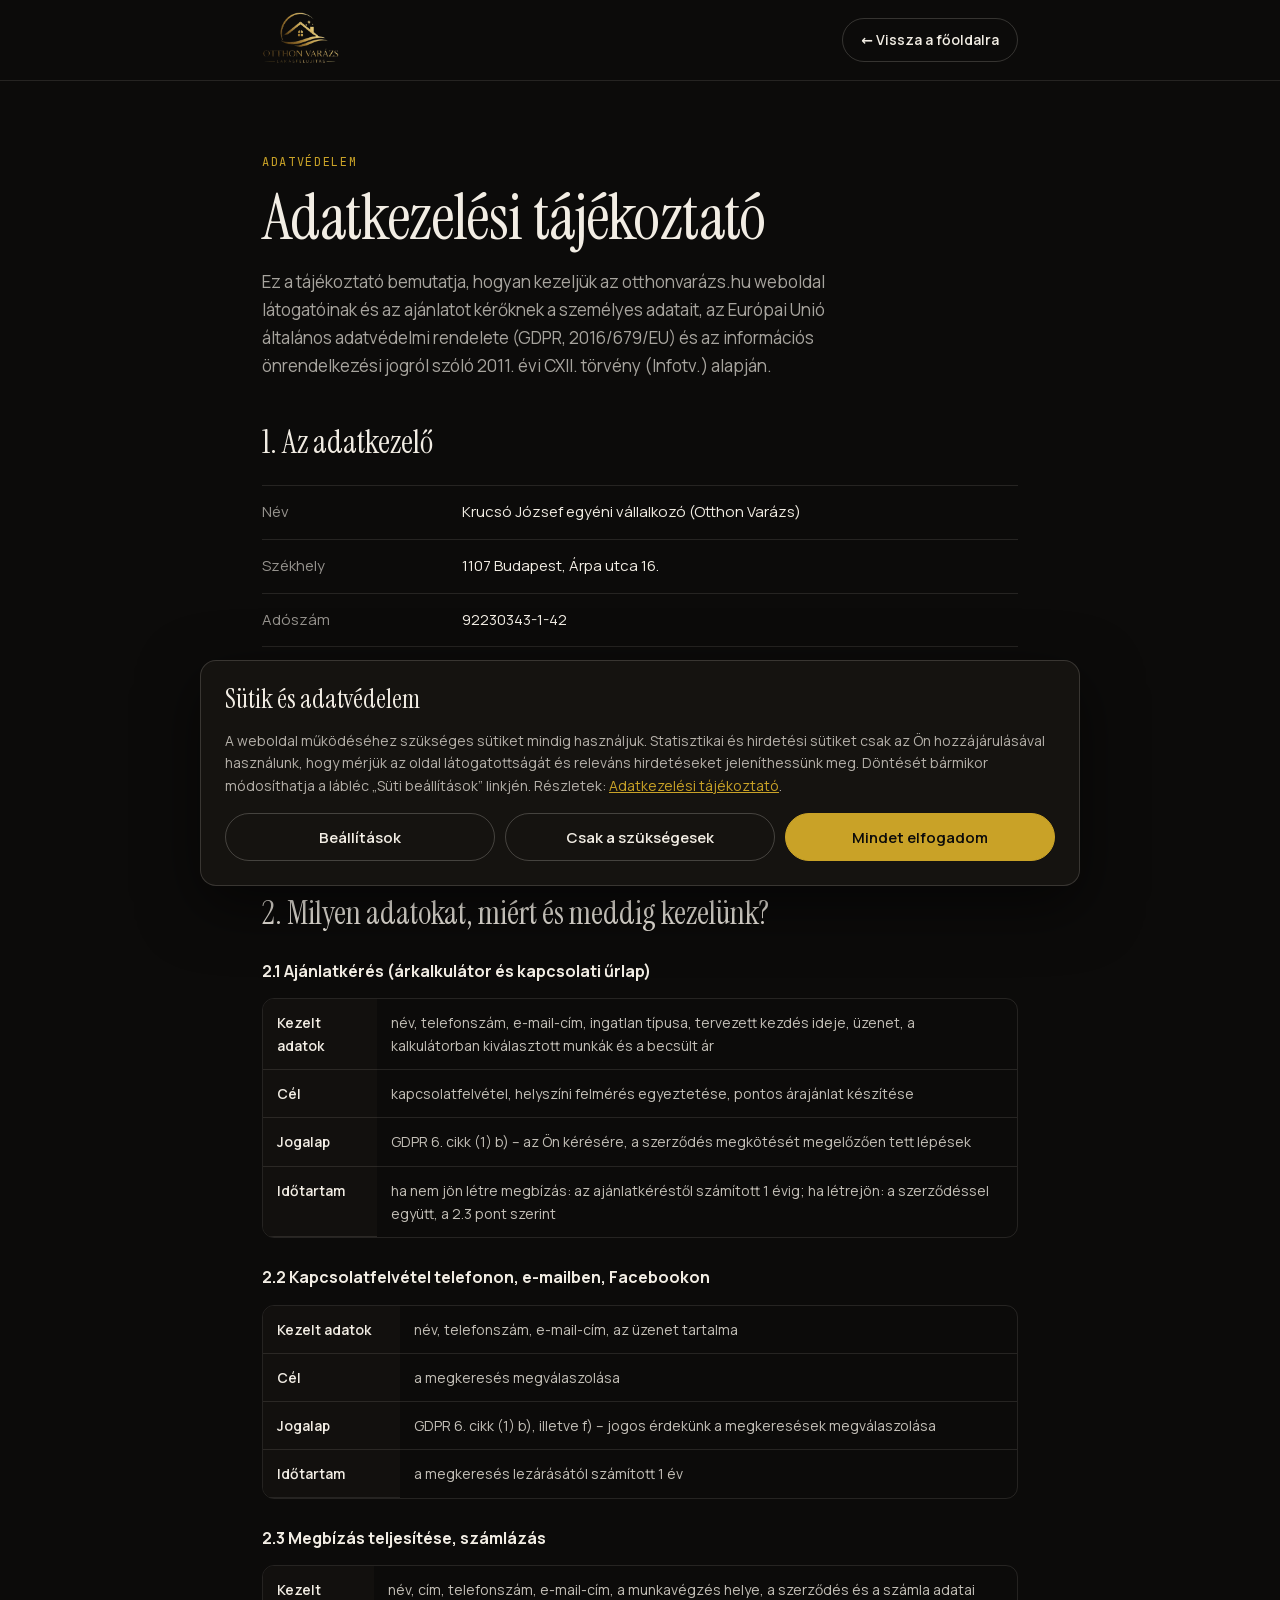
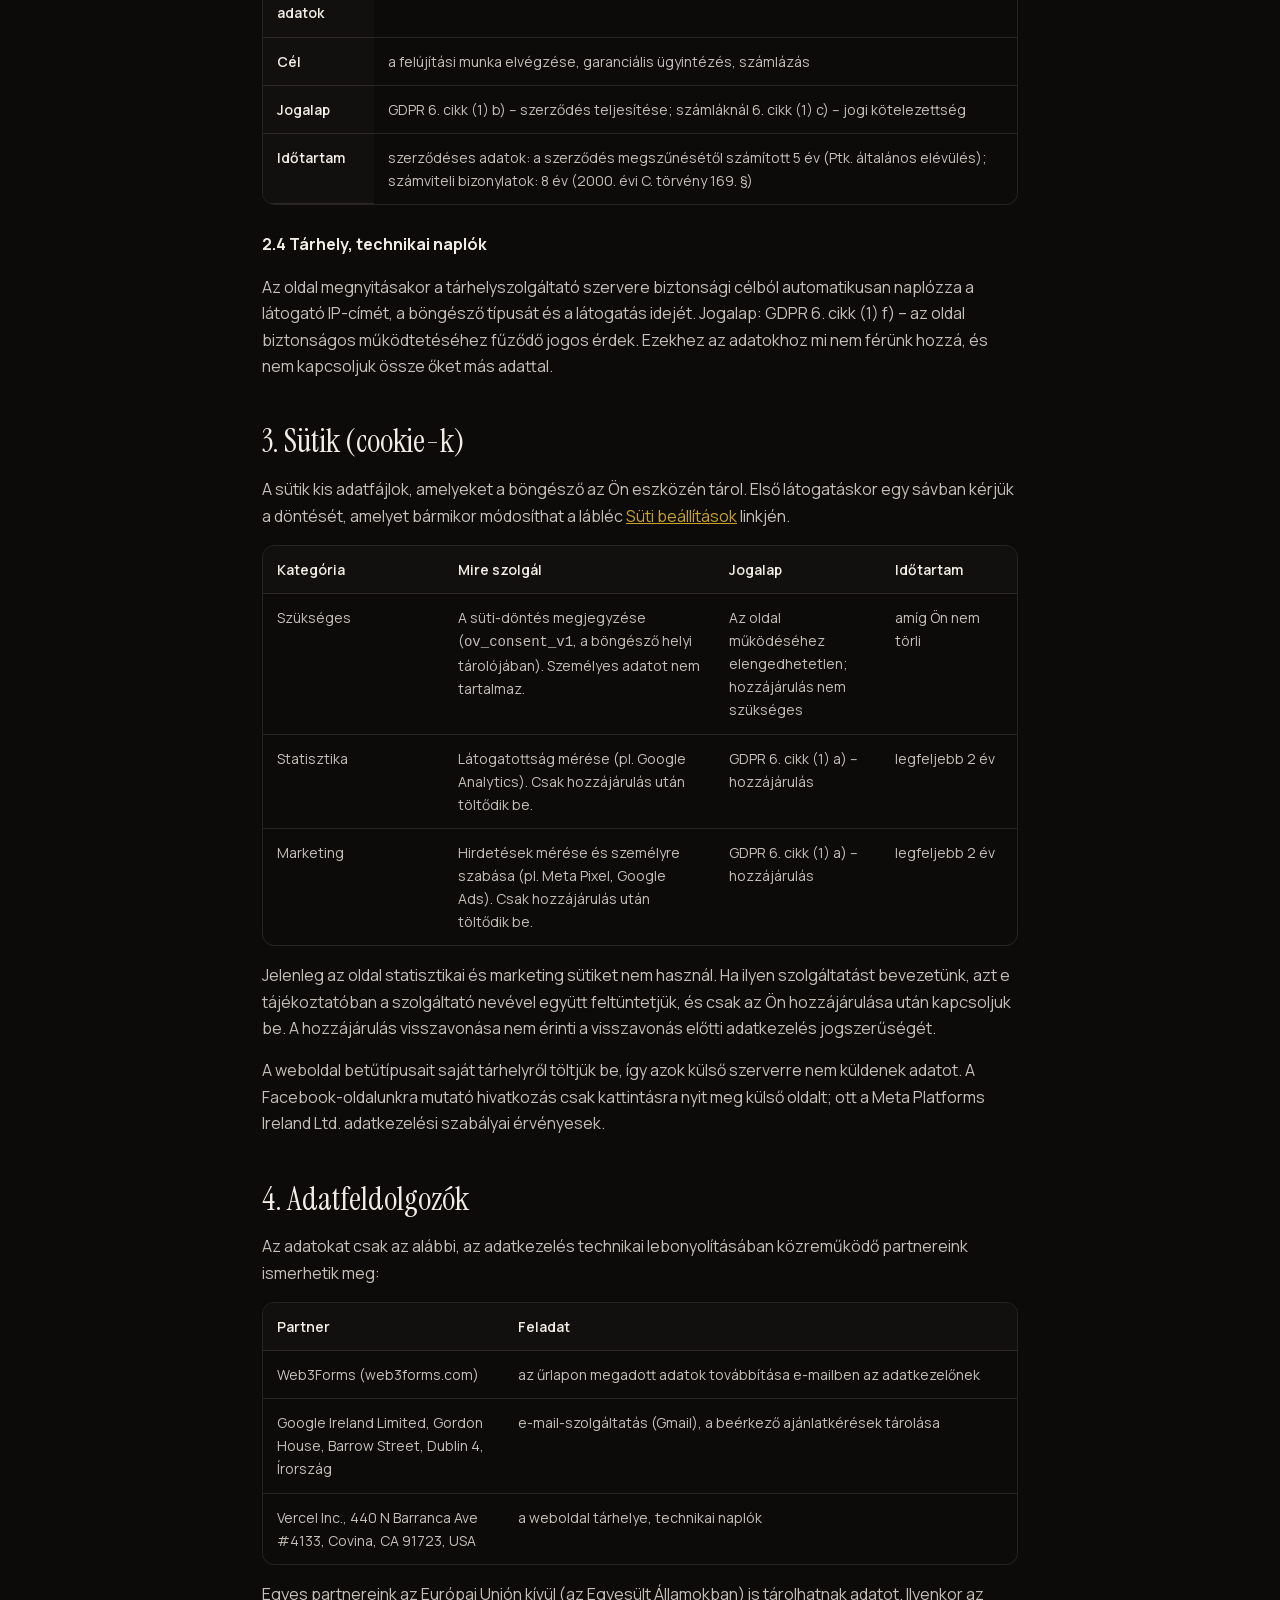
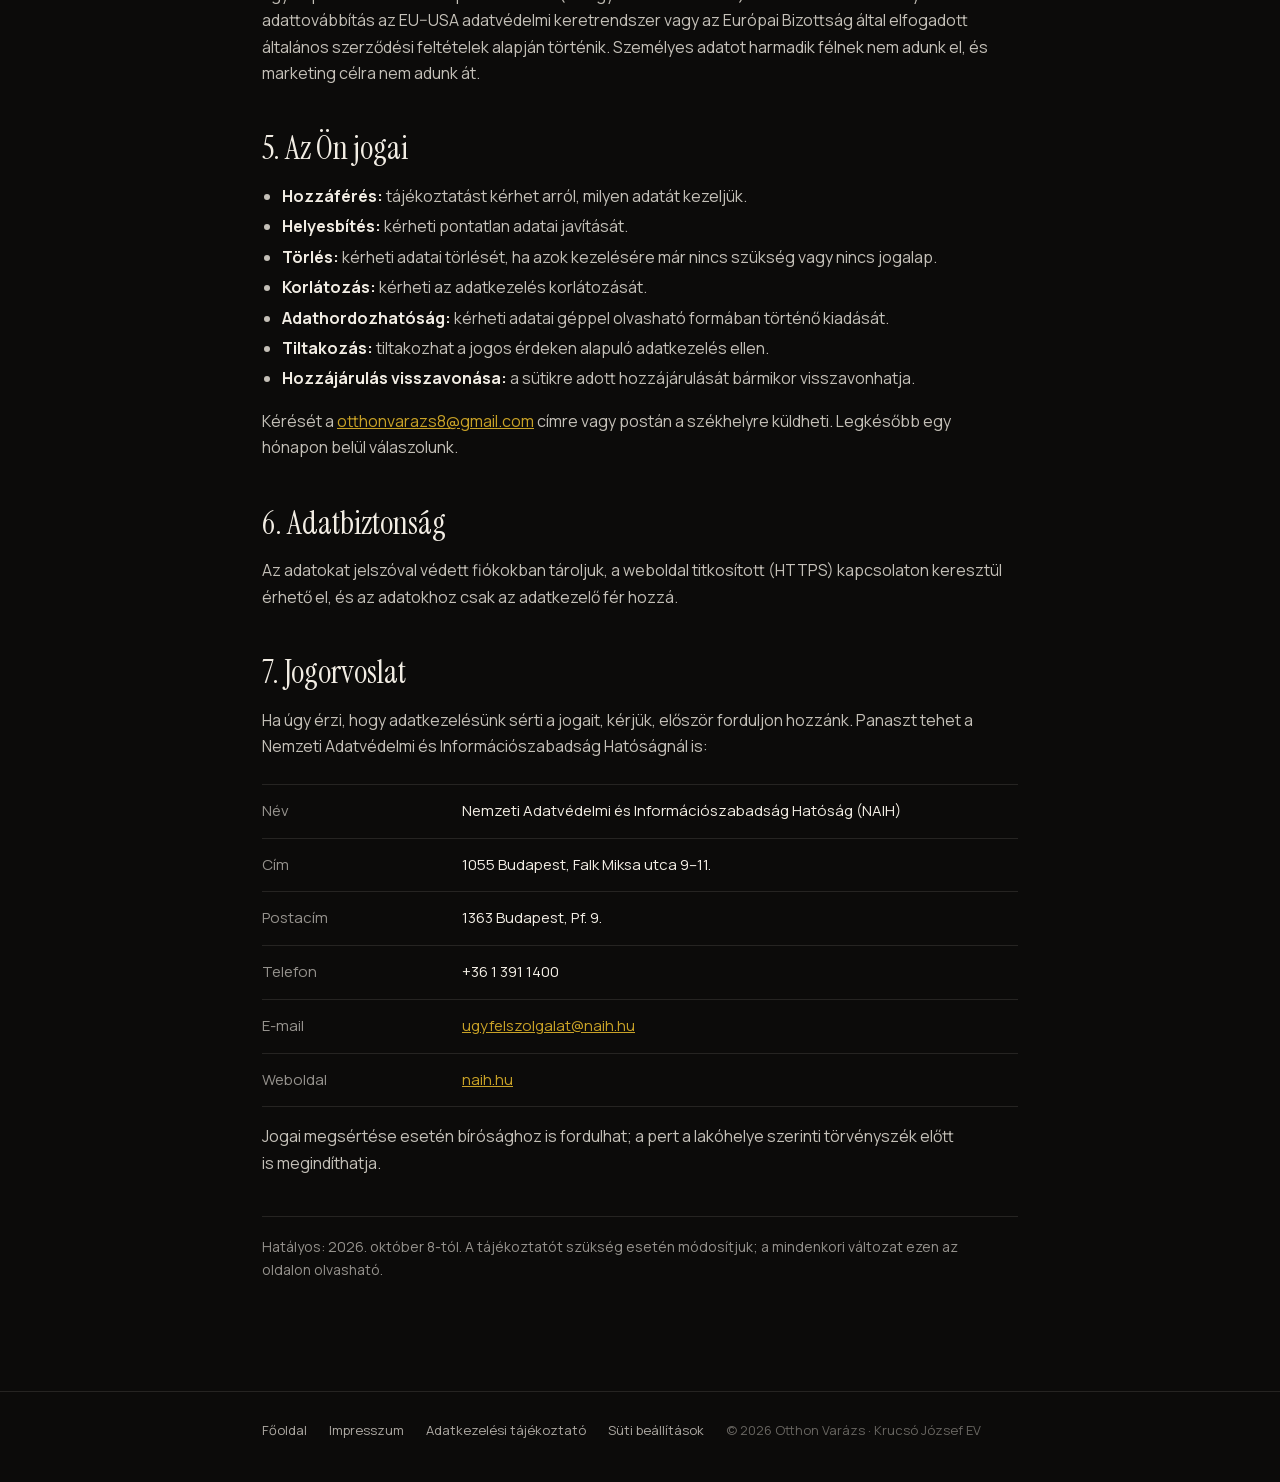
<file: adatkezeles.html>
<!DOCTYPE html>
<html lang="hu">
<head>
<meta charset="utf-8" />
<meta name="viewport" content="width=device-width, initial-scale=1, viewport-fit=cover" />
<title>Adatkezelési tájékoztató – Otthon Varázs</title>
<meta name="description" content="Az Otthon Varázs adatkezelési és süti tájékoztatója." />
<meta name="robots" content="index,follow" />
<meta name="theme-color" content="#0c0b0a" />
<link rel="icon" href="assets/logo.png" />
<link rel="canonical" href="https://xn--otthonvarzs-s7a.hu/adatkezeles.html" />
<style>
/* latin-ext */
@font-face{font-family: 'Instrument Serif';font-style: italic;font-weight: 400;font-display: swap;src: url(fonts/InstrumentSerif-italic-400-latin-ext.woff2) format('woff2');unicode-range: U+0100-02BA, U+02BD-02C5, U+02C7-02CC, U+02CE-02D7, U+02DD-02FF, U+0304, U+0308, U+0329, U+1D00-1DBF, U+1E00-1E9F, U+1EF2-1EFF, U+2020, U+20A0-20AB, U+20AD-20C4, U+2113, U+2C60-2C7F, U+A720-A7FF;}
/* latin */
@font-face{font-family: 'Instrument Serif';font-style: italic;font-weight: 400;font-display: swap;src: url(fonts/InstrumentSerif-italic-400-latin.woff2) format('woff2');unicode-range: U+0000-00FF, U+0131, U+0152-0153, U+02BB-02BC, U+02C6, U+02DA, U+02DC, U+0304, U+0308, U+0329, U+2000-206F, U+20AC, U+2122, U+2191, U+2193, U+2212, U+2215, U+FEFF, U+FFFD;}
/* latin-ext */
@font-face{font-family: 'Instrument Serif';font-style: normal;font-weight: 400;font-display: swap;src: url(fonts/InstrumentSerif-normal-400-latin-ext.woff2) format('woff2');unicode-range: U+0100-02BA, U+02BD-02C5, U+02C7-02CC, U+02CE-02D7, U+02DD-02FF, U+0304, U+0308, U+0329, U+1D00-1DBF, U+1E00-1E9F, U+1EF2-1EFF, U+2020, U+20A0-20AB, U+20AD-20C4, U+2113, U+2C60-2C7F, U+A720-A7FF;}
/* latin */
@font-face{font-family: 'Instrument Serif';font-style: normal;font-weight: 400;font-display: swap;src: url(fonts/InstrumentSerif-normal-400-latin.woff2) format('woff2');unicode-range: U+0000-00FF, U+0131, U+0152-0153, U+02BB-02BC, U+02C6, U+02DA, U+02DC, U+0304, U+0308, U+0329, U+2000-206F, U+20AC, U+2122, U+2191, U+2193, U+2212, U+2215, U+FEFF, U+FFFD;}
/* latin-ext */
@font-face{font-family: 'JetBrains Mono';font-style: normal;font-weight: 400;font-display: swap;src: url(fonts/JetBrainsMono-normal-400-latin-ext.woff2) format('woff2');unicode-range: U+0100-02BA, U+02BD-02C5, U+02C7-02CC, U+02CE-02D7, U+02DD-02FF, U+0304, U+0308, U+0329, U+1D00-1DBF, U+1E00-1E9F, U+1EF2-1EFF, U+2020, U+20A0-20AB, U+20AD-20C4, U+2113, U+2C60-2C7F, U+A720-A7FF;}
/* latin */
@font-face{font-family: 'JetBrains Mono';font-style: normal;font-weight: 400;font-display: swap;src: url(fonts/JetBrainsMono-normal-400-latin.woff2) format('woff2');unicode-range: U+0000-00FF, U+0131, U+0152-0153, U+02BB-02BC, U+02C6, U+02DA, U+02DC, U+0304, U+0308, U+0329, U+2000-206F, U+20AC, U+2122, U+2191, U+2193, U+2212, U+2215, U+FEFF, U+FFFD;}
/* latin-ext */
@font-face{font-family: 'Manrope';font-style: normal;font-weight: 400;font-display: swap;src: url(fonts/Manrope-normal-400-latin-ext.woff2) format('woff2');unicode-range: U+0100-02BA, U+02BD-02C5, U+02C7-02CC, U+02CE-02D7, U+02DD-02FF, U+0304, U+0308, U+0329, U+1D00-1DBF, U+1E00-1E9F, U+1EF2-1EFF, U+2020, U+20A0-20AB, U+20AD-20C4, U+2113, U+2C60-2C7F, U+A720-A7FF;}
/* latin */
@font-face{font-family: 'Manrope';font-style: normal;font-weight: 400;font-display: swap;src: url(fonts/Manrope-normal-400-latin.woff2) format('woff2');unicode-range: U+0000-00FF, U+0131, U+0152-0153, U+02BB-02BC, U+02C6, U+02DA, U+02DC, U+0304, U+0308, U+0329, U+2000-206F, U+20AC, U+2122, U+2191, U+2193, U+2212, U+2215, U+FEFF, U+FFFD;}
/* latin-ext */
@font-face{font-family: 'Manrope';font-style: normal;font-weight: 500;font-display: swap;src: url(fonts/Manrope-normal-500-latin-ext.woff2) format('woff2');unicode-range: U+0100-02BA, U+02BD-02C5, U+02C7-02CC, U+02CE-02D7, U+02DD-02FF, U+0304, U+0308, U+0329, U+1D00-1DBF, U+1E00-1E9F, U+1EF2-1EFF, U+2020, U+20A0-20AB, U+20AD-20C4, U+2113, U+2C60-2C7F, U+A720-A7FF;}
/* latin */
@font-face{font-family: 'Manrope';font-style: normal;font-weight: 500;font-display: swap;src: url(fonts/Manrope-normal-500-latin.woff2) format('woff2');unicode-range: U+0000-00FF, U+0131, U+0152-0153, U+02BB-02BC, U+02C6, U+02DA, U+02DC, U+0304, U+0308, U+0329, U+2000-206F, U+20AC, U+2122, U+2191, U+2193, U+2212, U+2215, U+FEFF, U+FFFD;}
/* latin-ext */
@font-face{font-family: 'Manrope';font-style: normal;font-weight: 600;font-display: swap;src: url(fonts/Manrope-normal-600-latin-ext.woff2) format('woff2');unicode-range: U+0100-02BA, U+02BD-02C5, U+02C7-02CC, U+02CE-02D7, U+02DD-02FF, U+0304, U+0308, U+0329, U+1D00-1DBF, U+1E00-1E9F, U+1EF2-1EFF, U+2020, U+20A0-20AB, U+20AD-20C4, U+2113, U+2C60-2C7F, U+A720-A7FF;}
/* latin */
@font-face{font-family: 'Manrope';font-style: normal;font-weight: 600;font-display: swap;src: url(fonts/Manrope-normal-600-latin.woff2) format('woff2');unicode-range: U+0000-00FF, U+0131, U+0152-0153, U+02BB-02BC, U+02C6, U+02DA, U+02DC, U+0304, U+0308, U+0329, U+2000-206F, U+20AC, U+2122, U+2191, U+2193, U+2212, U+2215, U+FEFF, U+FFFD;}
/* latin-ext */
@font-face{font-family: 'Manrope';font-style: normal;font-weight: 700;font-display: swap;src: url(fonts/Manrope-normal-700-latin-ext.woff2) format('woff2');unicode-range: U+0100-02BA, U+02BD-02C5, U+02C7-02CC, U+02CE-02D7, U+02DD-02FF, U+0304, U+0308, U+0329, U+1D00-1DBF, U+1E00-1E9F, U+1EF2-1EFF, U+2020, U+20A0-20AB, U+20AD-20C4, U+2113, U+2C60-2C7F, U+A720-A7FF;}
/* latin */
@font-face{font-family: 'Manrope';font-style: normal;font-weight: 700;font-display: swap;src: url(fonts/Manrope-normal-700-latin.woff2) format('woff2');unicode-range: U+0000-00FF, U+0131, U+0152-0153, U+02BB-02BC, U+02C6, U+02DA, U+02DC, U+0304, U+0308, U+0329, U+2000-206F, U+20AC, U+2122, U+2191, U+2193, U+2212, U+2215, U+FEFF, U+FFFD;}
</style>
<script>
window.dataLayer=window.dataLayer||[];function gtag(){dataLayer.push(arguments)}
gtag('consent','default',{ad_storage:'denied',ad_user_data:'denied',ad_personalization:'denied',analytics_storage:'denied',wait_for_update:500});
</script>
<style>
*{box-sizing:border-box}
html{-webkit-text-size-adjust:100%}
body{margin:0;background:#0c0b0a;color:#f2ede4;font-family:'Manrope',system-ui,-apple-system,sans-serif;-webkit-font-smoothing:antialiased;line-height:1.65}
a{color:#c9a227}
a:hover{color:#e2bd45}
.top{border-bottom:1px solid rgba(242,237,228,.11)}
.wrap{max-width:820px;margin:0 auto;padding:0 clamp(20px,5vw,32px)}
.top .wrap{display:flex;align-items:center;justify-content:space-between;gap:16px;min-height:80px}
.top img{height:56px;width:auto;display:block}
.back{display:inline-flex;align-items:center;min-height:44px;padding:0 18px;border:1px solid rgba(242,237,228,.18);border-radius:999px;color:#f2ede4;text-decoration:none;font-size:14px;font-weight:600;white-space:nowrap}
.back:hover{border-color:#c9a227;color:#f2ede4}
main{padding:clamp(40px,7vw,72px) 0 clamp(56px,8vw,96px)}
.eyebrow{font-family:'JetBrains Mono',monospace;font-size:12px;letter-spacing:.14em;text-transform:uppercase;color:#c9a227}
h1{font-family:'Instrument Serif',serif;font-weight:400;font-size:clamp(40px,8vw,64px);line-height:1.02;margin:12px 0 18px;letter-spacing:-.01em}
h2{font-family:'Instrument Serif',serif;font-weight:400;font-size:clamp(26px,5vw,32px);line-height:1.15;margin:44px 0 12px;scroll-margin-top:24px}
h3{font-size:16px;margin:26px 0 8px}
p,li{font-size:16px;color:rgba(242,237,228,.8);text-wrap:pretty}
ul{padding-left:20px}
li{margin:4px 0}
.lead{font-size:17px;color:rgba(242,237,228,.68);max-width:60ch}
dl{display:grid;grid-template-columns:minmax(0,200px) minmax(0,1fr);gap:0;margin:24px 0 0;border-top:1px solid rgba(242,237,228,.11)}
dt,dd{margin:0;padding:14px 0;border-bottom:1px solid rgba(242,237,228,.11);font-size:15px}
dt{color:rgba(242,237,228,.6);padding-right:16px}
dd{color:#f2ede4}
.tbl{overflow-x:auto;margin:14px 0;border:1px solid rgba(242,237,228,.11);border-radius:12px}
table{border-collapse:collapse;width:100%;min-width:560px;font-size:14px}
th,td{text-align:left;vertical-align:top;padding:12px 14px;border-bottom:1px solid rgba(242,237,228,.11);color:rgba(242,237,228,.8)}
th{color:#f2ede4;font-weight:600;background:#12100e}
tr:last-child td{border-bottom:0}
.note{font-size:14px;color:rgba(242,237,228,.6);border-top:1px solid rgba(242,237,228,.11);padding-top:18px;margin-top:40px}
footer{border-top:1px solid rgba(242,237,228,.11);padding:28px 0 40px}
footer .wrap{display:flex;flex-wrap:wrap;gap:10px 22px;font-size:13px}
footer a{color:rgba(242,237,228,.7);text-decoration:none}
footer a:hover{color:#c9a227}
@media (max-width:600px){dl{grid-template-columns:1fr}dt{border-bottom:0;padding-bottom:0}dd{padding-top:4px}.top img{height:46px}}

.ck{position:fixed;left:0;right:0;bottom:0;z-index:2000;display:none;justify-content:center;padding:14px;pointer-events:none}
.ck.on{display:flex}
.ckbox{pointer-events:auto;width:100%;max-width:880px;max-height:calc(100dvh - 28px);overflow-y:auto;overscroll-behavior:contain;background:#151310;border:1px solid rgba(242,237,228,.16);border-radius:16px;padding:clamp(18px,3vw,24px);box-shadow:0 20px 60px rgba(0,0,0,.55);display:grid;gap:16px;color:#f2ede4;font-family:'Manrope',system-ui,sans-serif}
.ckbox h2{margin:0;font-family:'Instrument Serif',serif;font-weight:400;font-size:26px;line-height:1.1}
.ckbox p{margin:0;font-size:14px;line-height:1.6;color:rgba(242,237,228,.72)}
.ckbox a{color:#c9a227;text-decoration:underline}
.ckbtns{display:flex;flex-wrap:wrap;gap:10px}
.ckbtns button{flex:1 1 180px;min-height:48px;border-radius:999px;font:600 15px 'Manrope',system-ui,sans-serif;cursor:pointer;padding:12px 18px;border:1px solid rgba(242,237,228,.22);background:none;color:#f2ede4}
.ckbtns button.pri{background:#c9a227;border-color:#c9a227;color:#0c0b0a}
.ckbtns button:hover{border-color:#c9a227}
.ckopts{display:none;gap:10px}
.ckopts.on{display:grid}
.ckopt{display:flex;gap:14px;align-items:flex-start;padding:14px;border:1px solid rgba(242,237,228,.12);border-radius:12px;cursor:pointer}
.ckopt input{width:22px;height:22px;flex:0 0 auto;margin:2px 0 0;accent-color:#c9a227}
.ckopt b{display:block;font-size:15px;margin-bottom:2px}
.ckopt span{font-size:13px;line-height:1.5;color:rgba(242,237,228,.64)}
.consent{display:flex;gap:12px;align-items:flex-start;font-size:14px;line-height:1.5;color:rgba(242,237,228,.78);cursor:pointer}
.consent input{width:22px;height:22px;flex:0 0 auto;margin:0;accent-color:#c9a227}
.consent a{color:#c9a227;text-decoration:underline}
</style>
</head>
<body>
<header class="top"><div class="wrap"><a href="index.html" aria-label="Otthon Varázs – főoldal"><img src="assets/logo.png" alt="Otthon Varázs" width="940" height="690" /></a><a class="back" href="index.html">← Vissza a főoldalra</a></div></header>
<main><div class="wrap">
<div class="eyebrow">Adatvédelem</div>
<h1>Adatkezelési tájékoztató</h1>
<p class="lead">Ez a tájékoztató bemutatja, hogyan kezeljük az otthonvarázs.hu weboldal látogatóinak és az ajánlatot kérőknek a személyes adatait, az Európai Unió általános adatvédelmi rendelete (GDPR, 2016/679/EU) és az információs önrendelkezési jogról szóló 2011. évi CXII. törvény (Infotv.) alapján.</p>

<h2>1. Az adatkezelő</h2>
<dl>
<dt>Név</dt><dd>Krucsó József egyéni vállalkozó (Otthon Varázs)</dd>
<dt>Székhely</dt><dd>1107 Budapest, Árpa utca 16.</dd>
<dt>Adószám</dt><dd>92230343-1-42</dd>
<dt>Nyilvántartási szám</dt><dd>62593324</dd>
<dt>E-mail</dt><dd><a href="mailto:otthonvarazs8@gmail.com">otthonvarazs8@gmail.com</a></dd>
<dt>Telefon</dt><dd><a href="tel:+36702093560">+36 70 209 3560</a></dd>
</dl>
<p>Adatvédelmi tisztviselő kijelölésére nem vagyunk kötelesek.</p>

<h2>2. Milyen adatokat, miért és meddig kezelünk?</h2>
<h3>2.1 Ajánlatkérés (árkalkulátor és kapcsolati űrlap)</h3>
<div class="tbl"><table>
<tr><th>Kezelt adatok</th><td>név, telefonszám, e-mail-cím, ingatlan típusa, tervezett kezdés ideje, üzenet, a kalkulátorban kiválasztott munkák és a becsült ár</td></tr>
<tr><th>Cél</th><td>kapcsolatfelvétel, helyszíni felmérés egyeztetése, pontos árajánlat készítése</td></tr>
<tr><th>Jogalap</th><td>GDPR 6. cikk (1) b) – az Ön kérésére, a szerződés megkötését megelőzően tett lépések</td></tr>
<tr><th>Időtartam</th><td>ha nem jön létre megbízás: az ajánlatkéréstől számított 1 évig; ha létrejön: a szerződéssel együtt, a 2.3 pont szerint</td></tr>
</table></div>
<h3>2.2 Kapcsolatfelvétel telefonon, e-mailben, Facebookon</h3>
<div class="tbl"><table>
<tr><th>Kezelt adatok</th><td>név, telefonszám, e-mail-cím, az üzenet tartalma</td></tr>
<tr><th>Cél</th><td>a megkeresés megválaszolása</td></tr>
<tr><th>Jogalap</th><td>GDPR 6. cikk (1) b), illetve f) – jogos érdekünk a megkeresések megválaszolása</td></tr>
<tr><th>Időtartam</th><td>a megkeresés lezárásától számított 1 év</td></tr>
</table></div>
<h3>2.3 Megbízás teljesítése, számlázás</h3>
<div class="tbl"><table>
<tr><th>Kezelt adatok</th><td>név, cím, telefonszám, e-mail-cím, a munkavégzés helye, a szerződés és a számla adatai</td></tr>
<tr><th>Cél</th><td>a felújítási munka elvégzése, garanciális ügyintézés, számlázás</td></tr>
<tr><th>Jogalap</th><td>GDPR 6. cikk (1) b) – szerződés teljesítése; számláknál 6. cikk (1) c) – jogi kötelezettség</td></tr>
<tr><th>Időtartam</th><td>szerződéses adatok: a szerződés megszűnésétől számított 5 év (Ptk. általános elévülés); számviteli bizonylatok: 8 év (2000. évi C. törvény 169. §)</td></tr>
</table></div>
<h3>2.4 Tárhely, technikai naplók</h3>
<p>Az oldal megnyitásakor a tárhelyszolgáltató szervere biztonsági célból automatikusan naplózza a látogató IP-címét, a böngésző típusát és a látogatás idejét. Jogalap: GDPR 6. cikk (1) f) – az oldal biztonságos működtetéséhez fűződő jogos érdek. Ezekhez az adatokhoz mi nem férünk hozzá, és nem kapcsoljuk össze őket más adattal.</p>

<h2 id="sutik">3. Sütik (cookie-k)</h2>
<p>A sütik kis adatfájlok, amelyeket a böngésző az Ön eszközén tárol. Első látogatáskor egy sávban kérjük a döntését, amelyet bármikor módosíthat a lábléc <a href="#" data-cookie-settings="">Süti beállítások</a> linkjén.</p>
<div class="tbl"><table>
<tr><th style="width:24%">Kategória</th><th>Mire szolgál</th><th style="width:22%">Jogalap</th><th style="width:18%">Időtartam</th></tr>
<tr><td>Szükséges</td><td>A süti-döntés megjegyzése (<code>ov_consent_v1</code>, a böngésző helyi tárolójában). Személyes adatot nem tartalmaz.</td><td>Az oldal működéséhez elengedhetetlen; hozzájárulás nem szükséges</td><td>amíg Ön nem törli</td></tr>
<tr><td>Statisztika</td><td>Látogatottság mérése (pl. Google Analytics). Csak hozzájárulás után töltődik be.</td><td>GDPR 6. cikk (1) a) – hozzájárulás</td><td>legfeljebb 2 év</td></tr>
<tr><td>Marketing</td><td>Hirdetések mérése és személyre szabása (pl. Meta Pixel, Google Ads). Csak hozzájárulás után töltődik be.</td><td>GDPR 6. cikk (1) a) – hozzájárulás</td><td>legfeljebb 2 év</td></tr>
</table></div>
<p>Jelenleg az oldal statisztikai és marketing sütiket nem használ. Ha ilyen szolgáltatást bevezetünk, azt e tájékoztatóban a szolgáltató nevével együtt feltüntetjük, és csak az Ön hozzájárulása után kapcsoljuk be. A hozzájárulás visszavonása nem érinti a visszavonás előtti adatkezelés jogszerűségét.</p>
<p>A weboldal betűtípusait saját tárhelyről töltjük be, így azok külső szerverre nem küldenek adatot. A Facebook-oldalunkra mutató hivatkozás csak kattintásra nyit meg külső oldalt; ott a Meta Platforms Ireland Ltd. adatkezelési szabályai érvényesek.</p>

<h2>4. Adatfeldolgozók</h2>
<p>Az adatokat csak az alábbi, az adatkezelés technikai lebonyolításában közreműködő partnereink ismerhetik meg:</p>
<div class="tbl"><table>
<tr><th style="width:32%">Partner</th><th>Feladat</th></tr>
<tr><td>Web3Forms (web3forms.com)</td><td>az űrlapon megadott adatok továbbítása e-mailben az adatkezelőnek</td></tr>
<tr><td>Google Ireland Limited, Gordon House, Barrow Street, Dublin 4, Írország</td><td>e-mail-szolgáltatás (Gmail), a beérkező ajánlatkérések tárolása</td></tr>
<tr><td>Vercel Inc., 440 N Barranca Ave #4133, Covina, CA 91723, USA</td><td>a weboldal tárhelye, technikai naplók</td></tr>
</table></div>
<p>Egyes partnereink az Európai Unión kívül (az Egyesült Államokban) is tárolhatnak adatot. Ilyenkor az adattovábbítás az EU–USA adatvédelmi keretrendszer vagy az Európai Bizottság által elfogadott általános szerződési feltételek alapján történik. Személyes adatot harmadik félnek nem adunk el, és marketing célra nem adunk át.</p>

<h2>5. Az Ön jogai</h2>
<ul>
<li><strong style="color:#f2ede4">Hozzáférés:</strong> tájékoztatást kérhet arról, milyen adatát kezeljük.</li>
<li><strong style="color:#f2ede4">Helyesbítés:</strong> kérheti pontatlan adatai javítását.</li>
<li><strong style="color:#f2ede4">Törlés:</strong> kérheti adatai törlését, ha azok kezelésére már nincs szükség vagy nincs jogalap.</li>
<li><strong style="color:#f2ede4">Korlátozás:</strong> kérheti az adatkezelés korlátozását.</li>
<li><strong style="color:#f2ede4">Adathordozhatóság:</strong> kérheti adatai géppel olvasható formában történő kiadását.</li>
<li><strong style="color:#f2ede4">Tiltakozás:</strong> tiltakozhat a jogos érdeken alapuló adatkezelés ellen.</li>
<li><strong style="color:#f2ede4">Hozzájárulás visszavonása:</strong> a sütikre adott hozzájárulását bármikor visszavonhatja.</li>
</ul>
<p>Kérését a <a href="mailto:otthonvarazs8@gmail.com">otthonvarazs8@gmail.com</a> címre vagy postán a székhelyre küldheti. Legkésőbb egy hónapon belül válaszolunk.</p>

<h2>6. Adatbiztonság</h2>
<p>Az adatokat jelszóval védett fiókokban tároljuk, a weboldal titkosított (HTTPS) kapcsolaton keresztül érhető el, és az adatokhoz csak az adatkezelő fér hozzá.</p>

<h2>7. Jogorvoslat</h2>
<p>Ha úgy érzi, hogy adatkezelésünk sérti a jogait, kérjük, először forduljon hozzánk. Panaszt tehet a Nemzeti Adatvédelmi és Információszabadság Hatóságnál is:</p>
<dl>
<dt>Név</dt><dd>Nemzeti Adatvédelmi és Információszabadság Hatóság (NAIH)</dd>
<dt>Cím</dt><dd>1055 Budapest, Falk Miksa utca 9–11.</dd>
<dt>Postacím</dt><dd>1363 Budapest, Pf. 9.</dd>
<dt>Telefon</dt><dd>+36 1 391 1400</dd>
<dt>E-mail</dt><dd><a href="mailto:ugyfelszolgalat@naih.hu">ugyfelszolgalat@naih.hu</a></dd>
<dt>Weboldal</dt><dd><a href="https://naih.hu" target="_blank" rel="noopener">naih.hu</a></dd>
</dl>
<p>Jogai megsértése esetén bírósághoz is fordulhat; a pert a lakóhelye szerinti törvényszék előtt is megindíthatja.</p>
<p class="note">Hatályos: 2026. október 8-tól. A tájékoztatót szükség esetén módosítjuk; a mindenkori változat ezen az oldalon olvasható.</p>
</div></main>
<footer><div class="wrap"><a href="index.html">Főoldal</a><a href="impresszum.html">Impresszum</a><a href="adatkezeles.html">Adatkezelési tájékoztató</a><a href="#" data-cookie-settings="">Süti beállítások</a><span style="color:rgba(242,237,228,.4)">© 2026 Otthon Varázs · Krucsó József EV</span></div></footer>

<div class="ck" id="ck" role="dialog" aria-modal="false" aria-labelledby="ckT">
  <div class="ckbox">
    <h2 id="ckT">Sütik és adatvédelem</h2>
    <p>A weboldal működéséhez szükséges sütiket mindig használjuk. Statisztikai és hirdetési sütiket csak az Ön hozzájárulásával használunk, hogy mérjük az oldal látogatottságát és releváns hirdetéseket jeleníthessünk meg. Döntését bármikor módosíthatja a lábléc „Süti beállítások” linkjén. Részletek: <a href="adatkezeles.html#sutik">Adatkezelési tájékoztató</a>.</p>
    <div class="ckopts" id="ckOpts">
      <label class="ckopt"><input type="checkbox" checked disabled /><div><b>Szükséges</b><span>Az oldal működéséhez és a süti-döntés megjegyzéséhez kell. Nem kapcsolható ki.</span></div></label>
      <label class="ckopt"><input type="checkbox" id="ckStat" /><div><b>Statisztika</b><span>Névtelen látogatottsági adatok (pl. Google Analytics), hogy jobbá tegyük az oldalt.</span></div></label>
      <label class="ckopt"><input type="checkbox" id="ckMkt" /><div><b>Marketing</b><span>Hirdetések mérése és személyre szabása (pl. Facebook/Meta, Google Ads).</span></div></label>
    </div>
    <div class="ckbtns">
      <button type="button" id="ckSet">Beállítások</button>
      <button type="button" id="ckNec">Csak a szükségesek</button>
      <button type="button" class="pri" id="ckAll">Mindet elfogadom</button>
    </div>
  </div>
</div>
<script>
(function(){
  var KEY='ov_consent_v1', ck=document.getElementById('ck'), opts=document.getElementById('ckOpts'), st=document.getElementById('ckStat'), mk=document.getElementById('ckMkt'), setB=document.getElementById('ckSet');
  function read(){try{return JSON.parse(localStorage.getItem(KEY))}catch(e){return null}}
  function apply(c){
    gtag('consent','update',{analytics_storage:c.stat?'granted':'denied',ad_storage:c.mkt?'granted':'denied',ad_user_data:c.mkt?'granted':'denied',ad_personalization:c.mkt?'granted':'denied'});
    /* KÉSŐBBI HIRDETÉSKÓDOK HELYE:
       if(c.stat){ ...Google Analytics betöltése... }
       if(c.mkt){ ...Meta Pixel / Google Ads betöltése... } */
    window.dispatchEvent(new CustomEvent('ov-consent',{detail:c}));
  }
  function save(s,m){var c={stat:!!s,mkt:!!m,ts:new Date().toISOString()};try{localStorage.setItem(KEY,JSON.stringify(c))}catch(e){} ck.classList.remove('on'); apply(c)}
  function open(showOpts){var c=read()||{}; st.checked=!!c.stat; mk.checked=!!c.mkt; opts.classList.toggle('on',!!showOpts); setB.textContent=showOpts?'Kiválasztottak mentése':'Beállítások'; ck.classList.add('on')}
  document.getElementById('ckAll').onclick=function(){save(1,1)};
  document.getElementById('ckNec').onclick=function(){save(0,0)};
  setB.onclick=function(){ if(opts.classList.contains('on')) save(st.checked,mk.checked); else open(true) };
  document.querySelectorAll('[data-cookie-settings]').forEach(function(a){a.addEventListener('click',function(e){e.preventDefault();open(true)})});
  var c=read(); if(c) apply(c); else open(false);
})();
</script>
</body>
</html>
</file>
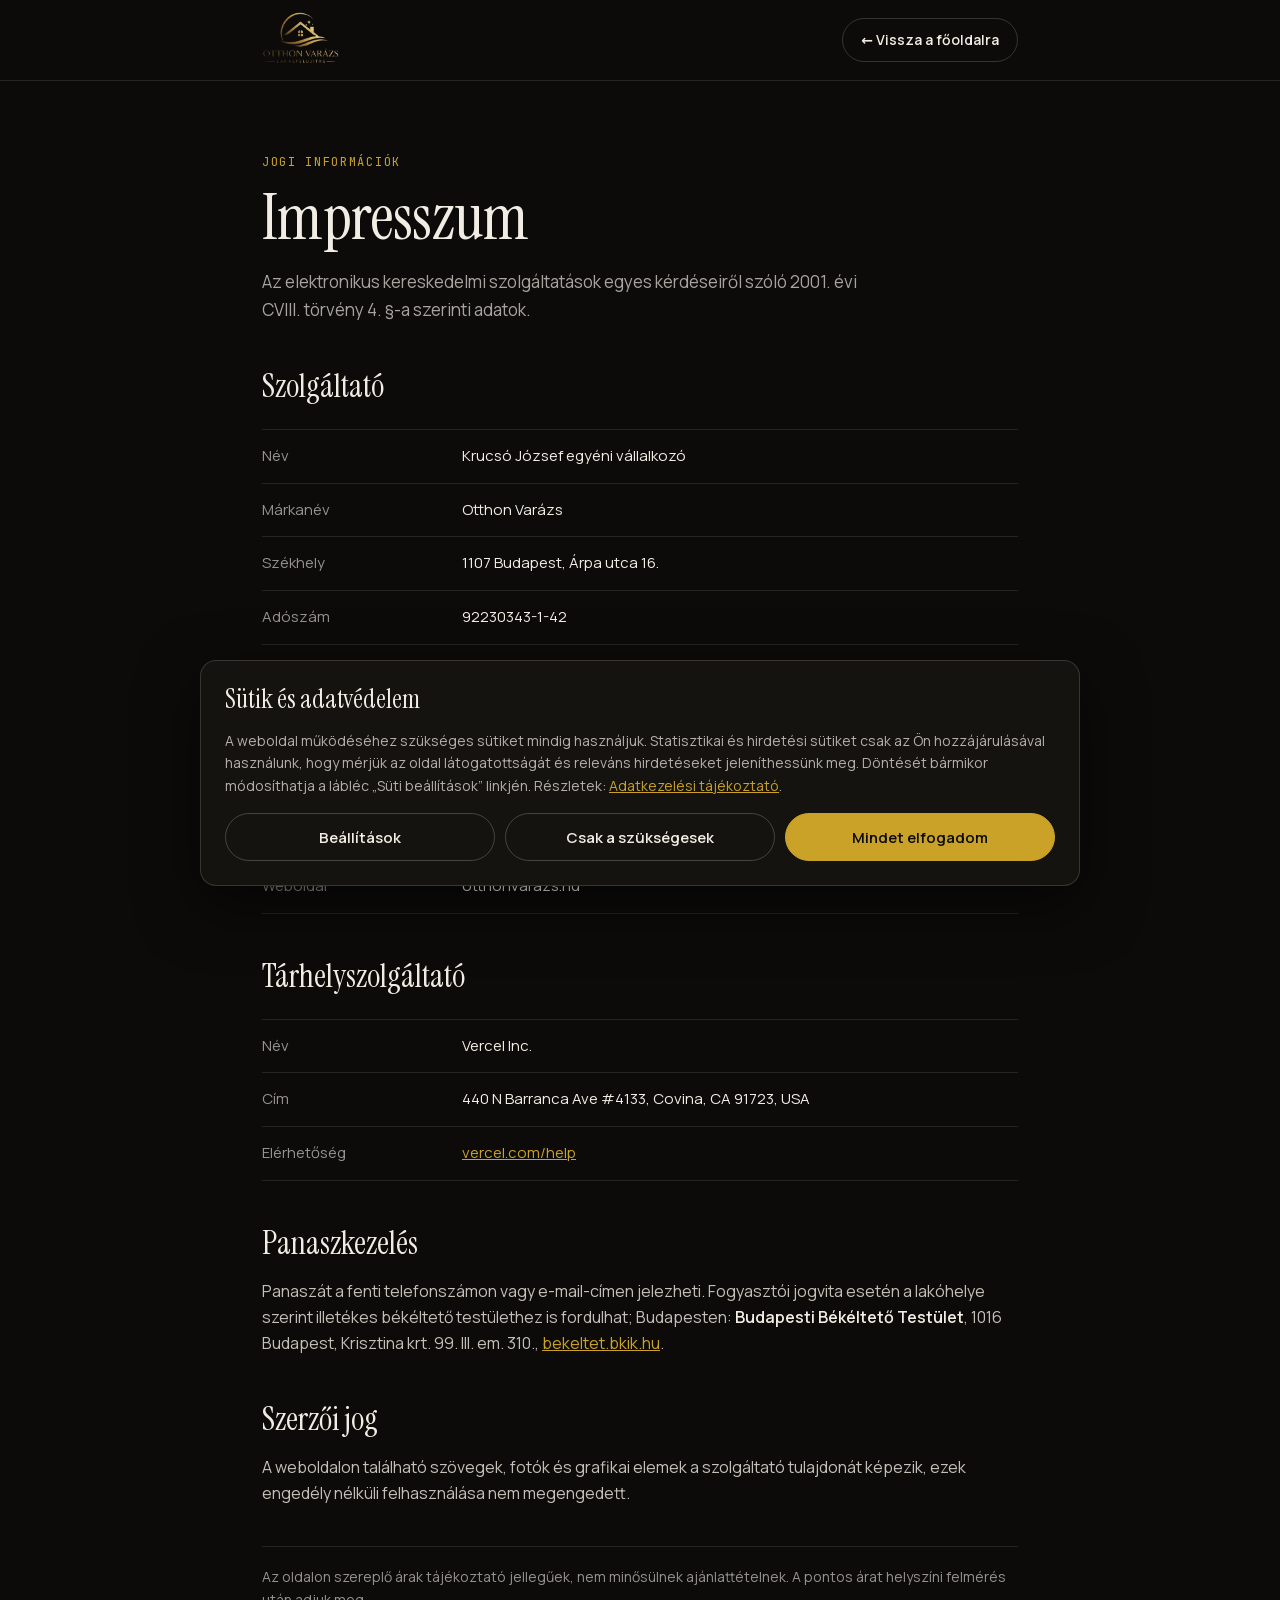
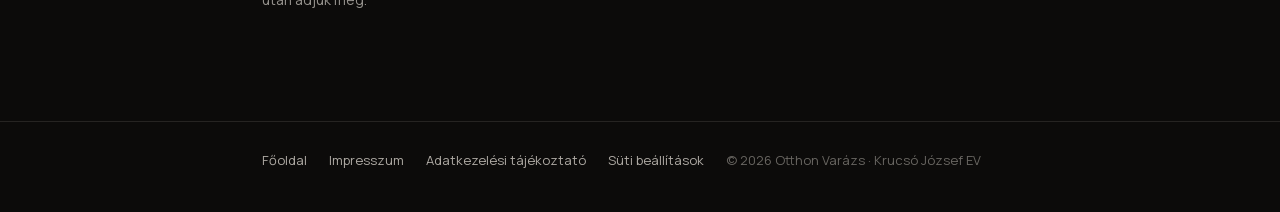
<file: impresszum.html>
<!DOCTYPE html>
<html lang="hu">
<head>
<meta charset="utf-8" />
<meta name="viewport" content="width=device-width, initial-scale=1, viewport-fit=cover" />
<title>Impresszum – Otthon Varázs</title>
<meta name="description" content="Az Otthon Varázs (Krucsó József EV) weboldalának impresszuma." />
<meta name="robots" content="index,follow" />
<meta name="theme-color" content="#0c0b0a" />
<link rel="icon" href="assets/logo.png" />
<link rel="canonical" href="https://xn--otthonvarzs-s7a.hu/impresszum.html" />
<style>
/* latin-ext */
@font-face{font-family: 'Instrument Serif';font-style: italic;font-weight: 400;font-display: swap;src: url(fonts/InstrumentSerif-italic-400-latin-ext.woff2) format('woff2');unicode-range: U+0100-02BA, U+02BD-02C5, U+02C7-02CC, U+02CE-02D7, U+02DD-02FF, U+0304, U+0308, U+0329, U+1D00-1DBF, U+1E00-1E9F, U+1EF2-1EFF, U+2020, U+20A0-20AB, U+20AD-20C4, U+2113, U+2C60-2C7F, U+A720-A7FF;}
/* latin */
@font-face{font-family: 'Instrument Serif';font-style: italic;font-weight: 400;font-display: swap;src: url(fonts/InstrumentSerif-italic-400-latin.woff2) format('woff2');unicode-range: U+0000-00FF, U+0131, U+0152-0153, U+02BB-02BC, U+02C6, U+02DA, U+02DC, U+0304, U+0308, U+0329, U+2000-206F, U+20AC, U+2122, U+2191, U+2193, U+2212, U+2215, U+FEFF, U+FFFD;}
/* latin-ext */
@font-face{font-family: 'Instrument Serif';font-style: normal;font-weight: 400;font-display: swap;src: url(fonts/InstrumentSerif-normal-400-latin-ext.woff2) format('woff2');unicode-range: U+0100-02BA, U+02BD-02C5, U+02C7-02CC, U+02CE-02D7, U+02DD-02FF, U+0304, U+0308, U+0329, U+1D00-1DBF, U+1E00-1E9F, U+1EF2-1EFF, U+2020, U+20A0-20AB, U+20AD-20C4, U+2113, U+2C60-2C7F, U+A720-A7FF;}
/* latin */
@font-face{font-family: 'Instrument Serif';font-style: normal;font-weight: 400;font-display: swap;src: url(fonts/InstrumentSerif-normal-400-latin.woff2) format('woff2');unicode-range: U+0000-00FF, U+0131, U+0152-0153, U+02BB-02BC, U+02C6, U+02DA, U+02DC, U+0304, U+0308, U+0329, U+2000-206F, U+20AC, U+2122, U+2191, U+2193, U+2212, U+2215, U+FEFF, U+FFFD;}
/* latin-ext */
@font-face{font-family: 'JetBrains Mono';font-style: normal;font-weight: 400;font-display: swap;src: url(fonts/JetBrainsMono-normal-400-latin-ext.woff2) format('woff2');unicode-range: U+0100-02BA, U+02BD-02C5, U+02C7-02CC, U+02CE-02D7, U+02DD-02FF, U+0304, U+0308, U+0329, U+1D00-1DBF, U+1E00-1E9F, U+1EF2-1EFF, U+2020, U+20A0-20AB, U+20AD-20C4, U+2113, U+2C60-2C7F, U+A720-A7FF;}
/* latin */
@font-face{font-family: 'JetBrains Mono';font-style: normal;font-weight: 400;font-display: swap;src: url(fonts/JetBrainsMono-normal-400-latin.woff2) format('woff2');unicode-range: U+0000-00FF, U+0131, U+0152-0153, U+02BB-02BC, U+02C6, U+02DA, U+02DC, U+0304, U+0308, U+0329, U+2000-206F, U+20AC, U+2122, U+2191, U+2193, U+2212, U+2215, U+FEFF, U+FFFD;}
/* latin-ext */
@font-face{font-family: 'Manrope';font-style: normal;font-weight: 400;font-display: swap;src: url(fonts/Manrope-normal-400-latin-ext.woff2) format('woff2');unicode-range: U+0100-02BA, U+02BD-02C5, U+02C7-02CC, U+02CE-02D7, U+02DD-02FF, U+0304, U+0308, U+0329, U+1D00-1DBF, U+1E00-1E9F, U+1EF2-1EFF, U+2020, U+20A0-20AB, U+20AD-20C4, U+2113, U+2C60-2C7F, U+A720-A7FF;}
/* latin */
@font-face{font-family: 'Manrope';font-style: normal;font-weight: 400;font-display: swap;src: url(fonts/Manrope-normal-400-latin.woff2) format('woff2');unicode-range: U+0000-00FF, U+0131, U+0152-0153, U+02BB-02BC, U+02C6, U+02DA, U+02DC, U+0304, U+0308, U+0329, U+2000-206F, U+20AC, U+2122, U+2191, U+2193, U+2212, U+2215, U+FEFF, U+FFFD;}
/* latin-ext */
@font-face{font-family: 'Manrope';font-style: normal;font-weight: 500;font-display: swap;src: url(fonts/Manrope-normal-500-latin-ext.woff2) format('woff2');unicode-range: U+0100-02BA, U+02BD-02C5, U+02C7-02CC, U+02CE-02D7, U+02DD-02FF, U+0304, U+0308, U+0329, U+1D00-1DBF, U+1E00-1E9F, U+1EF2-1EFF, U+2020, U+20A0-20AB, U+20AD-20C4, U+2113, U+2C60-2C7F, U+A720-A7FF;}
/* latin */
@font-face{font-family: 'Manrope';font-style: normal;font-weight: 500;font-display: swap;src: url(fonts/Manrope-normal-500-latin.woff2) format('woff2');unicode-range: U+0000-00FF, U+0131, U+0152-0153, U+02BB-02BC, U+02C6, U+02DA, U+02DC, U+0304, U+0308, U+0329, U+2000-206F, U+20AC, U+2122, U+2191, U+2193, U+2212, U+2215, U+FEFF, U+FFFD;}
/* latin-ext */
@font-face{font-family: 'Manrope';font-style: normal;font-weight: 600;font-display: swap;src: url(fonts/Manrope-normal-600-latin-ext.woff2) format('woff2');unicode-range: U+0100-02BA, U+02BD-02C5, U+02C7-02CC, U+02CE-02D7, U+02DD-02FF, U+0304, U+0308, U+0329, U+1D00-1DBF, U+1E00-1E9F, U+1EF2-1EFF, U+2020, U+20A0-20AB, U+20AD-20C4, U+2113, U+2C60-2C7F, U+A720-A7FF;}
/* latin */
@font-face{font-family: 'Manrope';font-style: normal;font-weight: 600;font-display: swap;src: url(fonts/Manrope-normal-600-latin.woff2) format('woff2');unicode-range: U+0000-00FF, U+0131, U+0152-0153, U+02BB-02BC, U+02C6, U+02DA, U+02DC, U+0304, U+0308, U+0329, U+2000-206F, U+20AC, U+2122, U+2191, U+2193, U+2212, U+2215, U+FEFF, U+FFFD;}
/* latin-ext */
@font-face{font-family: 'Manrope';font-style: normal;font-weight: 700;font-display: swap;src: url(fonts/Manrope-normal-700-latin-ext.woff2) format('woff2');unicode-range: U+0100-02BA, U+02BD-02C5, U+02C7-02CC, U+02CE-02D7, U+02DD-02FF, U+0304, U+0308, U+0329, U+1D00-1DBF, U+1E00-1E9F, U+1EF2-1EFF, U+2020, U+20A0-20AB, U+20AD-20C4, U+2113, U+2C60-2C7F, U+A720-A7FF;}
/* latin */
@font-face{font-family: 'Manrope';font-style: normal;font-weight: 700;font-display: swap;src: url(fonts/Manrope-normal-700-latin.woff2) format('woff2');unicode-range: U+0000-00FF, U+0131, U+0152-0153, U+02BB-02BC, U+02C6, U+02DA, U+02DC, U+0304, U+0308, U+0329, U+2000-206F, U+20AC, U+2122, U+2191, U+2193, U+2212, U+2215, U+FEFF, U+FFFD;}
</style>
<script>
window.dataLayer=window.dataLayer||[];function gtag(){dataLayer.push(arguments)}
gtag('consent','default',{ad_storage:'denied',ad_user_data:'denied',ad_personalization:'denied',analytics_storage:'denied',wait_for_update:500});
</script>
<style>
*{box-sizing:border-box}
html{-webkit-text-size-adjust:100%}
body{margin:0;background:#0c0b0a;color:#f2ede4;font-family:'Manrope',system-ui,-apple-system,sans-serif;-webkit-font-smoothing:antialiased;line-height:1.65}
a{color:#c9a227}
a:hover{color:#e2bd45}
.top{border-bottom:1px solid rgba(242,237,228,.11)}
.wrap{max-width:820px;margin:0 auto;padding:0 clamp(20px,5vw,32px)}
.top .wrap{display:flex;align-items:center;justify-content:space-between;gap:16px;min-height:80px}
.top img{height:56px;width:auto;display:block}
.back{display:inline-flex;align-items:center;min-height:44px;padding:0 18px;border:1px solid rgba(242,237,228,.18);border-radius:999px;color:#f2ede4;text-decoration:none;font-size:14px;font-weight:600;white-space:nowrap}
.back:hover{border-color:#c9a227;color:#f2ede4}
main{padding:clamp(40px,7vw,72px) 0 clamp(56px,8vw,96px)}
.eyebrow{font-family:'JetBrains Mono',monospace;font-size:12px;letter-spacing:.14em;text-transform:uppercase;color:#c9a227}
h1{font-family:'Instrument Serif',serif;font-weight:400;font-size:clamp(40px,8vw,64px);line-height:1.02;margin:12px 0 18px;letter-spacing:-.01em}
h2{font-family:'Instrument Serif',serif;font-weight:400;font-size:clamp(26px,5vw,32px);line-height:1.15;margin:44px 0 12px;scroll-margin-top:24px}
h3{font-size:16px;margin:26px 0 8px}
p,li{font-size:16px;color:rgba(242,237,228,.8);text-wrap:pretty}
ul{padding-left:20px}
li{margin:4px 0}
.lead{font-size:17px;color:rgba(242,237,228,.68);max-width:60ch}
dl{display:grid;grid-template-columns:minmax(0,200px) minmax(0,1fr);gap:0;margin:24px 0 0;border-top:1px solid rgba(242,237,228,.11)}
dt,dd{margin:0;padding:14px 0;border-bottom:1px solid rgba(242,237,228,.11);font-size:15px}
dt{color:rgba(242,237,228,.6);padding-right:16px}
dd{color:#f2ede4}
.tbl{overflow-x:auto;margin:14px 0;border:1px solid rgba(242,237,228,.11);border-radius:12px}
table{border-collapse:collapse;width:100%;min-width:560px;font-size:14px}
th,td{text-align:left;vertical-align:top;padding:12px 14px;border-bottom:1px solid rgba(242,237,228,.11);color:rgba(242,237,228,.8)}
th{color:#f2ede4;font-weight:600;background:#12100e}
tr:last-child td{border-bottom:0}
.note{font-size:14px;color:rgba(242,237,228,.6);border-top:1px solid rgba(242,237,228,.11);padding-top:18px;margin-top:40px}
footer{border-top:1px solid rgba(242,237,228,.11);padding:28px 0 40px}
footer .wrap{display:flex;flex-wrap:wrap;gap:10px 22px;font-size:13px}
footer a{color:rgba(242,237,228,.7);text-decoration:none}
footer a:hover{color:#c9a227}
@media (max-width:600px){dl{grid-template-columns:1fr}dt{border-bottom:0;padding-bottom:0}dd{padding-top:4px}.top img{height:46px}}

.ck{position:fixed;left:0;right:0;bottom:0;z-index:2000;display:none;justify-content:center;padding:14px;pointer-events:none}
.ck.on{display:flex}
.ckbox{pointer-events:auto;width:100%;max-width:880px;max-height:calc(100dvh - 28px);overflow-y:auto;overscroll-behavior:contain;background:#151310;border:1px solid rgba(242,237,228,.16);border-radius:16px;padding:clamp(18px,3vw,24px);box-shadow:0 20px 60px rgba(0,0,0,.55);display:grid;gap:16px;color:#f2ede4;font-family:'Manrope',system-ui,sans-serif}
.ckbox h2{margin:0;font-family:'Instrument Serif',serif;font-weight:400;font-size:26px;line-height:1.1}
.ckbox p{margin:0;font-size:14px;line-height:1.6;color:rgba(242,237,228,.72)}
.ckbox a{color:#c9a227;text-decoration:underline}
.ckbtns{display:flex;flex-wrap:wrap;gap:10px}
.ckbtns button{flex:1 1 180px;min-height:48px;border-radius:999px;font:600 15px 'Manrope',system-ui,sans-serif;cursor:pointer;padding:12px 18px;border:1px solid rgba(242,237,228,.22);background:none;color:#f2ede4}
.ckbtns button.pri{background:#c9a227;border-color:#c9a227;color:#0c0b0a}
.ckbtns button:hover{border-color:#c9a227}
.ckopts{display:none;gap:10px}
.ckopts.on{display:grid}
.ckopt{display:flex;gap:14px;align-items:flex-start;padding:14px;border:1px solid rgba(242,237,228,.12);border-radius:12px;cursor:pointer}
.ckopt input{width:22px;height:22px;flex:0 0 auto;margin:2px 0 0;accent-color:#c9a227}
.ckopt b{display:block;font-size:15px;margin-bottom:2px}
.ckopt span{font-size:13px;line-height:1.5;color:rgba(242,237,228,.64)}
.consent{display:flex;gap:12px;align-items:flex-start;font-size:14px;line-height:1.5;color:rgba(242,237,228,.78);cursor:pointer}
.consent input{width:22px;height:22px;flex:0 0 auto;margin:0;accent-color:#c9a227}
.consent a{color:#c9a227;text-decoration:underline}
</style>
</head>
<body>
<header class="top"><div class="wrap"><a href="index.html" aria-label="Otthon Varázs – főoldal"><img src="assets/logo.png" alt="Otthon Varázs" width="940" height="690" /></a><a class="back" href="index.html">← Vissza a főoldalra</a></div></header>
<main><div class="wrap">
<div class="eyebrow">Jogi információk</div>
<h1>Impresszum</h1>
<p class="lead">Az elektronikus kereskedelmi szolgáltatások egyes kérdéseiről szóló 2001. évi CVIII. törvény 4. §-a szerinti adatok.</p>
<h2>Szolgáltató</h2>
<dl>
<dt>Név</dt><dd>Krucsó József egyéni vállalkozó</dd>
<dt>Márkanév</dt><dd>Otthon Varázs</dd>
<dt>Székhely</dt><dd>1107 Budapest, Árpa utca 16.</dd>
<dt>Adószám</dt><dd>92230343-1-42</dd>
<dt>Nyilvántartási szám</dt><dd>62593324</dd>
<dt>Nyilvántartó</dt><dd>Egyéni vállalkozók nyilvántartása (Belügyminisztérium)</dd>
<dt>Telefon</dt><dd><a href="tel:+36702093560">+36 70 209 3560</a></dd>
<dt>E-mail</dt><dd><a href="mailto:otthonvarazs8@gmail.com">otthonvarazs8@gmail.com</a></dd>
<dt>Weboldal</dt><dd>otthonvarázs.hu</dd>
</dl>
<h2>Tárhelyszolgáltató</h2>
<dl>
<dt>Név</dt><dd>Vercel Inc.</dd>
<dt>Cím</dt><dd>440 N Barranca Ave #4133, Covina, CA 91723, USA</dd>
<dt>Elérhetőség</dt><dd><a href="https://vercel.com/help" target="_blank" rel="noopener">vercel.com/help</a></dd>
</dl>
<h2>Panaszkezelés</h2>
<p>Panaszát a fenti telefonszámon vagy e-mail-címen jelezheti. Fogyasztói jogvita esetén a lakóhelye szerint illetékes békéltető testülethez is fordulhat; Budapesten: <strong style="color:#f2ede4;font-weight:600">Budapesti Békéltető Testület</strong>, 1016 Budapest, Krisztina krt. 99. III. em. 310., <a href="https://bekeltet.bkik.hu" target="_blank" rel="noopener">bekeltet.bkik.hu</a>.</p>
<h2>Szerzői jog</h2>
<p>A weboldalon található szövegek, fotók és grafikai elemek a szolgáltató tulajdonát képezik, ezek engedély nélküli felhasználása nem megengedett.</p>
<p class="note">Az oldalon szereplő árak tájékoztató jellegűek, nem minősülnek ajánlattételnek. A pontos árat helyszíni felmérés után adjuk meg.</p>
</div></main>
<footer><div class="wrap"><a href="index.html">Főoldal</a><a href="impresszum.html">Impresszum</a><a href="adatkezeles.html">Adatkezelési tájékoztató</a><a href="#" data-cookie-settings="">Süti beállítások</a><span style="color:rgba(242,237,228,.4)">© 2026 Otthon Varázs · Krucsó József EV</span></div></footer>

<div class="ck" id="ck" role="dialog" aria-modal="false" aria-labelledby="ckT">
  <div class="ckbox">
    <h2 id="ckT">Sütik és adatvédelem</h2>
    <p>A weboldal működéséhez szükséges sütiket mindig használjuk. Statisztikai és hirdetési sütiket csak az Ön hozzájárulásával használunk, hogy mérjük az oldal látogatottságát és releváns hirdetéseket jeleníthessünk meg. Döntését bármikor módosíthatja a lábléc „Süti beállítások” linkjén. Részletek: <a href="adatkezeles.html#sutik">Adatkezelési tájékoztató</a>.</p>
    <div class="ckopts" id="ckOpts">
      <label class="ckopt"><input type="checkbox" checked disabled /><div><b>Szükséges</b><span>Az oldal működéséhez és a süti-döntés megjegyzéséhez kell. Nem kapcsolható ki.</span></div></label>
      <label class="ckopt"><input type="checkbox" id="ckStat" /><div><b>Statisztika</b><span>Névtelen látogatottsági adatok (pl. Google Analytics), hogy jobbá tegyük az oldalt.</span></div></label>
      <label class="ckopt"><input type="checkbox" id="ckMkt" /><div><b>Marketing</b><span>Hirdetések mérése és személyre szabása (pl. Facebook/Meta, Google Ads).</span></div></label>
    </div>
    <div class="ckbtns">
      <button type="button" id="ckSet">Beállítások</button>
      <button type="button" id="ckNec">Csak a szükségesek</button>
      <button type="button" class="pri" id="ckAll">Mindet elfogadom</button>
    </div>
  </div>
</div>
<script>
(function(){
  var KEY='ov_consent_v1', ck=document.getElementById('ck'), opts=document.getElementById('ckOpts'), st=document.getElementById('ckStat'), mk=document.getElementById('ckMkt'), setB=document.getElementById('ckSet');
  function read(){try{return JSON.parse(localStorage.getItem(KEY))}catch(e){return null}}
  function apply(c){
    gtag('consent','update',{analytics_storage:c.stat?'granted':'denied',ad_storage:c.mkt?'granted':'denied',ad_user_data:c.mkt?'granted':'denied',ad_personalization:c.mkt?'granted':'denied'});
    /* KÉSŐBBI HIRDETÉSKÓDOK HELYE:
       if(c.stat){ ...Google Analytics betöltése... }
       if(c.mkt){ ...Meta Pixel / Google Ads betöltése... } */
    window.dispatchEvent(new CustomEvent('ov-consent',{detail:c}));
  }
  function save(s,m){var c={stat:!!s,mkt:!!m,ts:new Date().toISOString()};try{localStorage.setItem(KEY,JSON.stringify(c))}catch(e){} ck.classList.remove('on'); apply(c)}
  function open(showOpts){var c=read()||{}; st.checked=!!c.stat; mk.checked=!!c.mkt; opts.classList.toggle('on',!!showOpts); setB.textContent=showOpts?'Kiválasztottak mentése':'Beállítások'; ck.classList.add('on')}
  document.getElementById('ckAll').onclick=function(){save(1,1)};
  document.getElementById('ckNec').onclick=function(){save(0,0)};
  setB.onclick=function(){ if(opts.classList.contains('on')) save(st.checked,mk.checked); else open(true) };
  document.querySelectorAll('[data-cookie-settings]').forEach(function(a){a.addEventListener('click',function(e){e.preventDefault();open(true)})});
  var c=read(); if(c) apply(c); else open(false);
})();
</script>
</body>
</html>
</file>
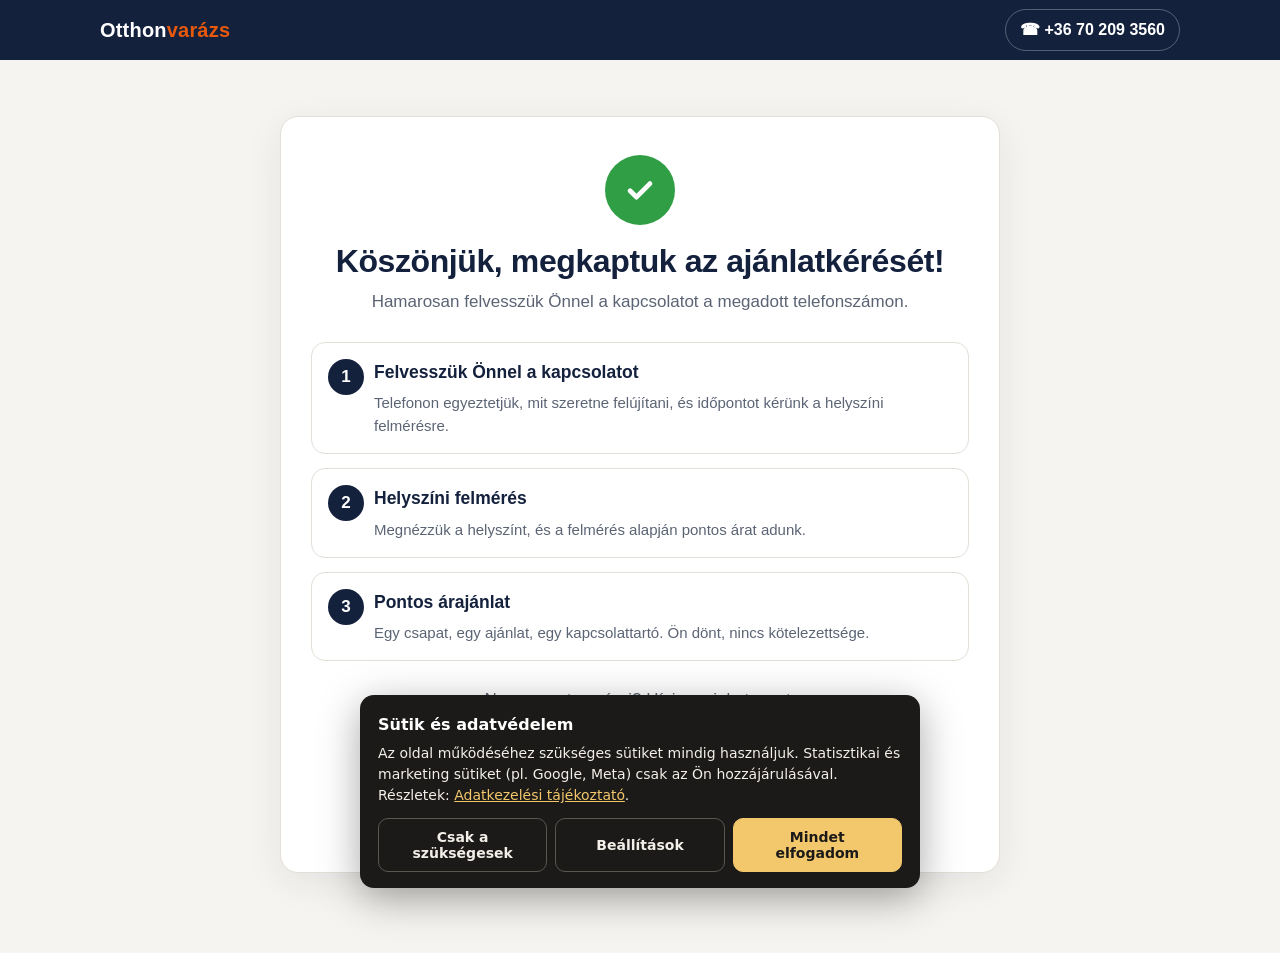
<file: burkolas/koszonjuk.html>
<!DOCTYPE html>
<html lang="hu">
<head>
<meta charset="utf-8">
<meta name="viewport" content="width=device-width,initial-scale=1">
<title>Köszönjük az ajánlatkérést | Otthonvarázs</title>
<meta name="robots" content="noindex,nofollow">
<link rel="stylesheet" href="/assets/lp/lp.css">
<style>
.ty{padding:56px 0 80px}.ty .box{max-width:720px;margin:0 auto;background:#fff;border:1px solid var(--line);border-radius:18px;padding:38px 30px;text-align:center;box-shadow:0 10px 36px rgba(20,33,61,.08)}
.ty .ok{width:70px;height:70px;border-radius:50%;background:var(--green);margin:0 auto 18px;display:grid;place-items:center}
.ty h1{color:var(--navy);font-size:32px;margin-bottom:10px}.ty p{color:var(--mut)}
.ty .steps{grid-template-columns:1fr;text-align:left;margin:26px 0}
.ty .step{padding:16px 18px 16px 62px}.ty .step:before{position:absolute;left:16px;top:16px;margin:0}
</style>
</head>
<body>
<header class="top"><div class="wrap"><a class="logo" href="https://xn--otthonvarzs-s7a.hu">Otthon<span>varázs</span></a><a class="tel" href="tel:+36702093560">&#9742; +36 70 209 3560</a></div></header>
<main class="ty"><div class="wrap"><div class="box">
  <div class="ok"><svg width="34" height="34" viewBox="0 0 24 24" fill="none" stroke="#fff" stroke-width="3.4" stroke-linecap="round" stroke-linejoin="round"><path d="M5 12.5l4.5 4.5L19 7.5"/></svg></div>
  <h1>Köszönjük, megkaptuk az ajánlatkérését!</h1>
  <p>Hamarosan felvesszük Önnel a kapcsolatot a megadott telefonszámon.</p>
  <div class="steps">
    <div class="step"><h3>Felvesszük Önnel a kapcsolatot</h3><p>Telefonon egyeztetjük, mit szeretne felújítani, és időpontot kérünk a helyszíni felmérésre.</p></div>
    <div class="step"><h3>Helyszíni felmérés</h3><p>Megnézzük a helyszínt, és a felmérés alapján pontos árat adunk.</p></div>
    <div class="step"><h3>Pontos árajánlat</h3><p>Egy csapat, egy ajánlat, egy kapcsolattartó. Ön dönt, nincs kötelezettsége.</p></div>
  </div>
  <p style="margin-bottom:16px">Nem szeretne várni? Hívjon minket most:</p>
  <a class="btn" style="max-width:360px;margin:0 auto" href="tel:+36702093560" data-cta="thanks_call">&#9742; +36 70 209 3560</a>
  <p style="margin-top:20px;font-size:15px"><a href="https://xn--otthonvarzs-s7a.hu/#munkaink" style="color:var(--accent);font-weight:800;text-decoration:none">Addig nézze meg előtte-utána munkáinkat →</a></p>
</div></div></main>
<script>window.LP={page:"thanks",thanks:true};</script>
<script src="/assets/lp/lp.js" defer></script>
</body>
</html>
</file>
<file: assets/lp/lp.css>
:root{--navy:#14213d;--navy2:#1d2f55;--accent:#e8590c;--accent2:#c94a07;--green:#2f9e44;--bg:#f6f4f0;--ink:#1c2230;--mut:#5b6474;--line:#e3dfd8;--card:#fff}
*{box-sizing:border-box;margin:0;padding:0}
html{scroll-behavior:smooth}
body{font-family:-apple-system,BlinkMacSystemFont,"Segoe UI",Roboto,"Helvetica Neue",Arial,sans-serif;color:var(--ink);background:var(--bg);line-height:1.55;font-size:17px;-webkit-font-smoothing:antialiased}
img{max-width:100%;display:block}
a{color:inherit}
.wrap{max-width:1120px;margin:0 auto;padding:0 20px}
.top{background:var(--navy);color:#fff}
.top .wrap{display:flex;align-items:center;justify-content:space-between;height:60px}
.logo{font-weight:800;font-size:20px;letter-spacing:.2px;text-decoration:none}
.logo span{color:var(--accent)}
.top a.tel{display:inline-flex;align-items:center;gap:8px;color:#fff;text-decoration:none;font-weight:700;font-size:16px;padding:8px 14px;border:1px solid rgba(255,255,255,.28);border-radius:999px}
.top a.tel:hover{background:rgba(255,255,255,.1)}
.hero{background:linear-gradient(160deg,var(--navy) 0%,var(--navy2) 100%);color:#fff;padding:38px 0 46px}
.hero .grid{display:grid;grid-template-columns:1.1fr .9fr;gap:40px;align-items:start}
.eyebrow{display:inline-block;background:rgba(232,89,12,.16);color:#ffb88c;border:1px solid rgba(232,89,12,.45);font-weight:700;font-size:13px;letter-spacing:.6px;text-transform:uppercase;padding:6px 12px;border-radius:999px;margin-bottom:16px}
h1{font-size:40px;line-height:1.14;font-weight:800;letter-spacing:-.4px;margin-bottom:16px}
h1 em{font-style:normal;color:#ffb88c}
.sub{font-size:19px;color:#d9e0ee;margin-bottom:22px;max-width:560px}
.checks{list-style:none;display:grid;gap:11px;margin-bottom:6px}
.checks li{position:relative;padding-left:34px;font-weight:600;font-size:17px}
.checks li:before{content:"";position:absolute;left:0;top:2px;width:22px;height:22px;border-radius:50%;background:var(--green) url("data:image/svg+xml;utf8,<svg xmlns='http://www.w3.org/2000/svg' viewBox='0 0 24 24' fill='none' stroke='white' stroke-width='3.4' stroke-linecap='round' stroke-linejoin='round'><path d='M5 12.5l4.5 4.5L19 7.5'/></svg>") center/14px no-repeat}
.formcard{background:#fff;color:var(--ink);border-radius:16px;padding:26px 24px;box-shadow:0 18px 50px rgba(5,10,30,.35)}
.formcard h2{font-size:22px;line-height:1.25;margin-bottom:4px}
.formcard .lead{color:var(--mut);font-size:15px;margin-bottom:16px}
.field{margin-bottom:12px}
.field label{display:block;font-weight:700;font-size:14px;margin-bottom:5px}
.field input,.field select{width:100%;font:inherit;font-size:17px;padding:13px 14px;border:1.5px solid #cfc9bf;border-radius:10px;background:#fff;color:var(--ink);appearance:none;-webkit-appearance:none}
.field select{background-image:url("data:image/svg+xml;utf8,<svg xmlns='http://www.w3.org/2000/svg' viewBox='0 0 24 24' fill='none' stroke='%235b6474' stroke-width='2.6' stroke-linecap='round' stroke-linejoin='round'><path d='M6 9l6 6 6-6'/></svg>");background-repeat:no-repeat;background-position:right 12px center;background-size:20px;padding-right:40px}
.field input:focus,.field select:focus{outline:none;border-color:var(--accent);box-shadow:0 0 0 3px rgba(232,89,12,.18)}
.opt{font-weight:500;color:var(--mut)}
.consent{display:flex;gap:10px;align-items:flex-start;font-size:13px;color:var(--mut);margin:6px 0 14px;line-height:1.4}
.consent input{width:20px;height:20px;margin-top:1px;accent-color:var(--accent);flex:0 0 auto}
.consent a{color:var(--navy);font-weight:600}
.btn{display:block;width:100%;text-align:center;text-decoration:none;border:0;cursor:pointer;font:inherit;font-weight:800;font-size:19px;color:#fff;background:var(--accent);padding:16px 18px;border-radius:12px;box-shadow:0 6px 0 var(--accent2);transition:transform .08s,box-shadow .08s}
.btn:hover{background:#f0620f}
.btn:active{transform:translateY(3px);box-shadow:0 3px 0 var(--accent2)}
.btn[disabled]{opacity:.6;cursor:wait}
.micro{text-align:center;color:var(--mut);font-size:13.5px;margin-top:12px}
.msg{display:none;margin-top:12px;padding:11px 13px;border-radius:9px;font-size:14.5px;font-weight:600}
.msg.err{display:block;background:#fdecec;color:#a61e1e;border:1px solid #f5c2c2}
.trust{background:#fff;border-bottom:1px solid var(--line)}
.trust .wrap{display:grid;grid-template-columns:repeat(4,1fr);gap:0}
.trust .it{padding:18px 14px;text-align:center;border-right:1px solid var(--line)}
.trust .it:last-child{border-right:0}
.trust b{display:block;font-size:17px;color:var(--navy)}
.trust span{font-size:14px;color:var(--mut)}
section.s{padding:62px 0}
section.alt{background:#fff}
.kicker{color:var(--accent);font-weight:800;font-size:13.5px;letter-spacing:.8px;text-transform:uppercase;margin-bottom:8px}
h2.t{font-size:32px;line-height:1.18;letter-spacing:-.3px;margin-bottom:12px;color:var(--navy)}
.lede{color:var(--mut);font-size:18px;max-width:700px;margin-bottom:30px}
.cards{display:grid;grid-template-columns:repeat(3,1fr);gap:18px}
.card{background:var(--card);border:1px solid var(--line);border-radius:14px;padding:22px}
section.alt .card{background:var(--bg)}
.card .ic{width:42px;height:42px;border-radius:11px;background:rgba(232,89,12,.12);color:var(--accent);display:grid;place-items:center;font-weight:800;font-size:18px;margin-bottom:12px}
.card h3{font-size:18.5px;line-height:1.3;margin-bottom:6px;color:var(--navy)}
.card p{color:var(--mut);font-size:16px}
.steps{display:grid;grid-template-columns:repeat(5,1fr);gap:14px;counter-reset:st}
.step{position:relative;background:#fff;border:1px solid var(--line);border-radius:14px;padding:22px 20px}
.step:before{counter-increment:st;content:counter(st);display:grid;place-items:center;width:36px;height:36px;border-radius:50%;background:var(--navy);color:#fff;font-weight:800;margin-bottom:12px}
.step h3{font-size:17.5px;margin-bottom:5px;color:var(--navy)}
.step p{font-size:15px;color:var(--mut)}
.pricebox{background:var(--navy);color:#fff;border-radius:18px;padding:34px;display:grid;grid-template-columns:1fr 1fr;gap:34px;align-items:center}
.pricebox h2{font-size:28px;line-height:1.2;margin-bottom:10px}
.pricebox p{color:#cfd7e8;font-size:16px}
.prow{display:flex;justify-content:space-between;gap:14px;align-items:baseline;padding:13px 0;border-bottom:1px solid rgba(255,255,255,.14)}
.prow:last-of-type{border-bottom:0}
.prow span{font-weight:600}
.prow b{color:#ffb88c;font-size:19px;white-space:nowrap}
.pnote{font-size:13.5px;color:#aeb9d2;margin-top:12px}
.guar{display:grid;grid-template-columns:auto 1fr;gap:22px;align-items:center;background:#fff;border:2px solid var(--green);border-radius:16px;padding:28px}
.guar .badge{width:96px;height:96px;border-radius:50%;background:var(--green);color:#fff;display:grid;place-items:center;text-align:center;font-weight:800;line-height:1.05}
.guar .badge b{font-size:34px;display:block}
.guar .badge small{font-size:12.5px;letter-spacing:.4px}
.guar h3{font-size:24px;color:var(--navy);margin-bottom:6px}
.guar p{color:var(--mut)}
.gal{display:grid;grid-template-columns:repeat(3,1fr);gap:14px;margin-top:6px}
.gal img{border-radius:12px;aspect-ratio:4/3;object-fit:cover;width:100%}
.more{margin-top:22px}
.more a{color:var(--accent);font-weight:800;text-decoration:none}
details{background:#fff;border:1px solid var(--line);border-radius:12px;margin-bottom:10px;padding:0}
summary{cursor:pointer;list-style:none;padding:17px 50px 17px 20px;font-weight:700;color:var(--navy);position:relative}
summary::-webkit-details-marker{display:none}
summary:after{content:"+";position:absolute;right:20px;top:50%;transform:translateY(-50%);font-size:24px;color:var(--accent);font-weight:700}
details[open] summary:after{content:"–"}
details p{padding:0 20px 18px;color:var(--mut)}
.final{background:linear-gradient(160deg,var(--navy),var(--navy2));color:#fff;padding:60px 0}
.final .grid{display:grid;grid-template-columns:1fr 1fr;gap:40px;align-items:center}
.final h2{font-size:34px;line-height:1.16;letter-spacing:-.3px;margin-bottom:12px}
.final p.lead2{color:#d3dbec;font-size:18px;margin-bottom:18px}
.callline{margin-top:18px;font-size:16px;color:#cfd7e8}
.callline a{color:#fff;font-weight:800;font-size:22px;text-decoration:none;border-bottom:2px solid var(--accent)}
footer{background:#0d1528;color:#98a3bc;padding:30px 0 96px;font-size:14px}
footer a{color:#cdd6ea}
footer .wrap{display:flex;flex-wrap:wrap;gap:8px 24px;justify-content:space-between}
.sticky{display:none}
@media(max-width:900px){
 body{font-size:16.5px}
 .hero{padding:26px 0 34px}
 .hero .grid,.final .grid,.pricebox{grid-template-columns:1fr;gap:26px}
 h1{font-size:30px}
 .sub{font-size:17.5px}
 .cards{grid-template-columns:1fr}
 .steps{grid-template-columns:1fr 1fr}
 .trust .wrap{grid-template-columns:1fr 1fr}
 .trust .it:nth-child(2){border-right:0}
 .trust .it:nth-child(-n+2){border-bottom:1px solid var(--line)}
 section.s{padding:44px 0}
 h2.t{font-size:26px}
 .gal{grid-template-columns:1fr 1fr}
 .guar{grid-template-columns:1fr;text-align:center}
 .guar .badge{margin:0 auto}
 .final h2{font-size:27px}
 .pricebox{padding:24px}
 .sticky{display:grid;grid-template-columns:1fr 1.25fr;gap:10px;position:fixed;left:0;right:0;bottom:0;z-index:50;background:#fff;padding:10px 12px;box-shadow:0 -6px 24px rgba(10,15,35,.22)}
 .sticky a{display:block;text-align:center;text-decoration:none;font-weight:800;padding:13px 8px;border-radius:10px;font-size:16px}
 .sticky .c{background:var(--navy);color:#fff}
 .sticky .q{background:var(--accent);color:#fff}
}
@media(max-width:520px){.steps{grid-template-columns:1fr}.top .logo{font-size:18px}}
</file>
